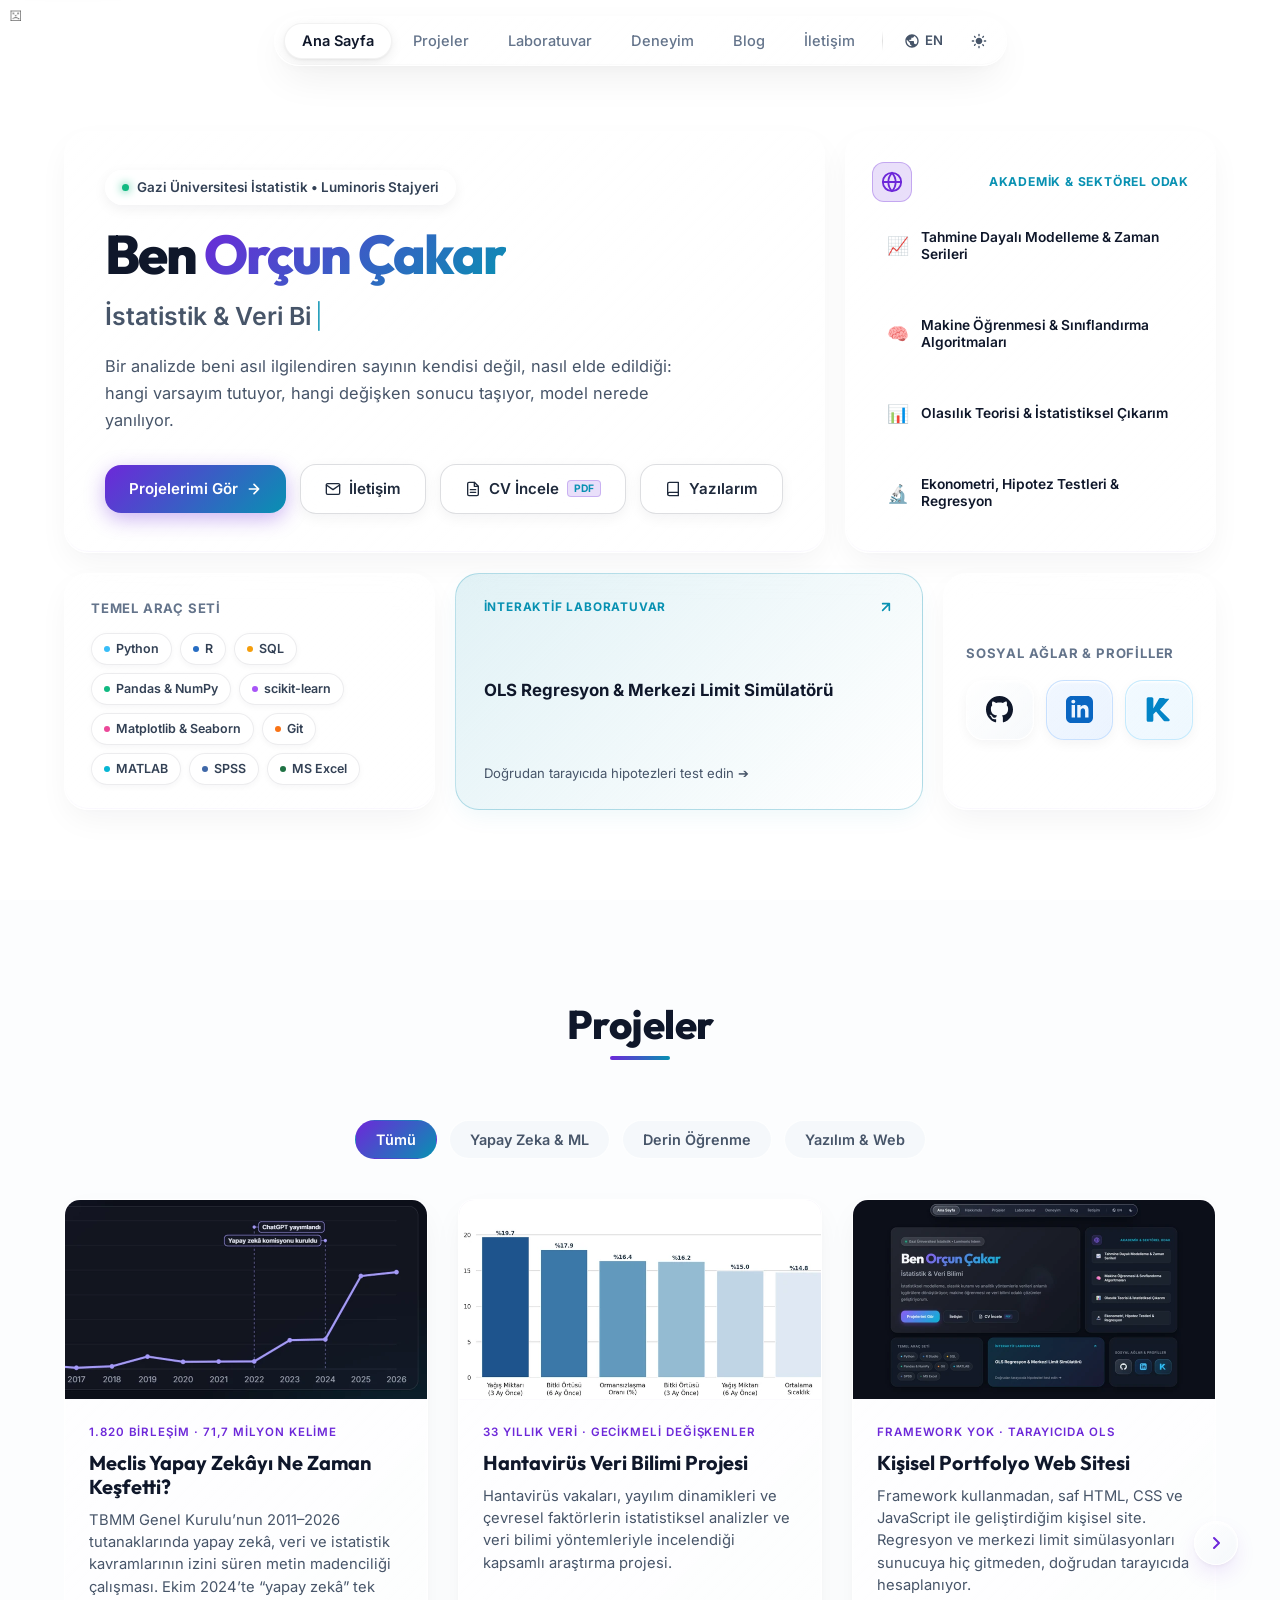
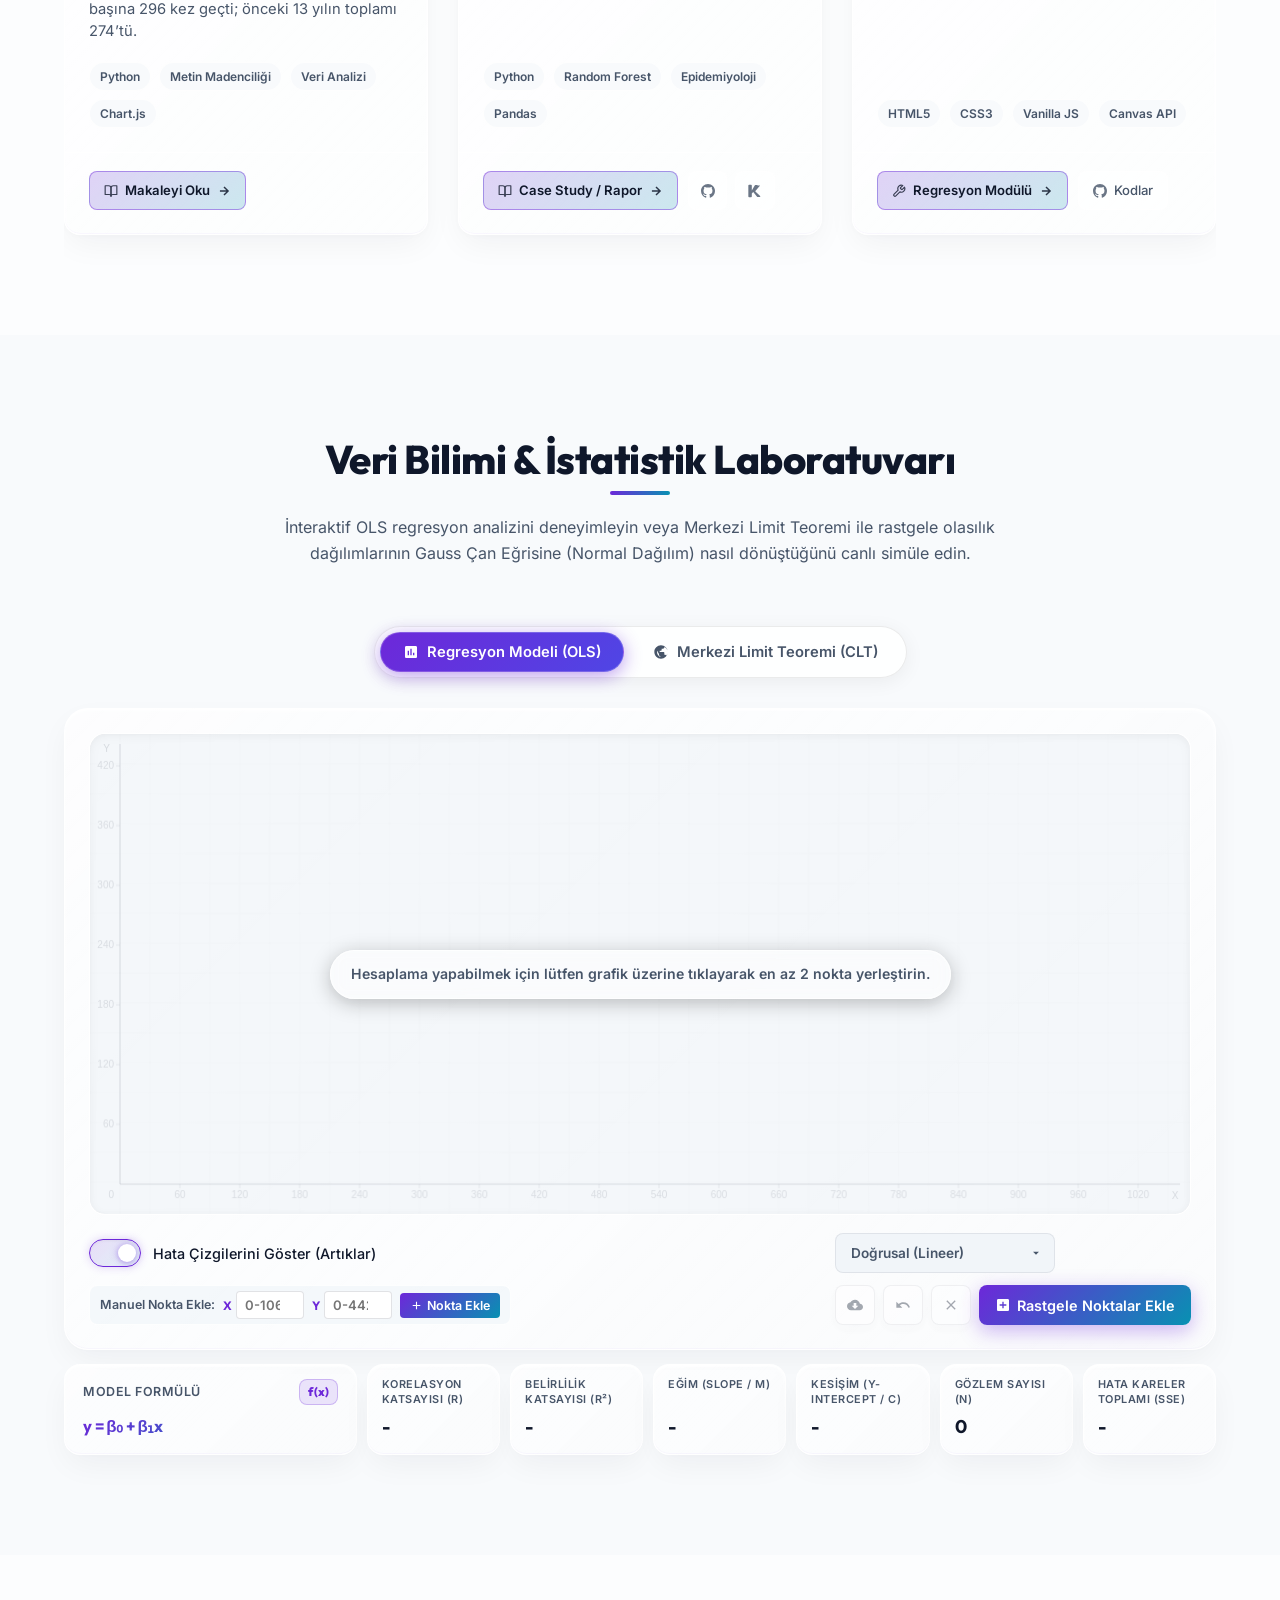
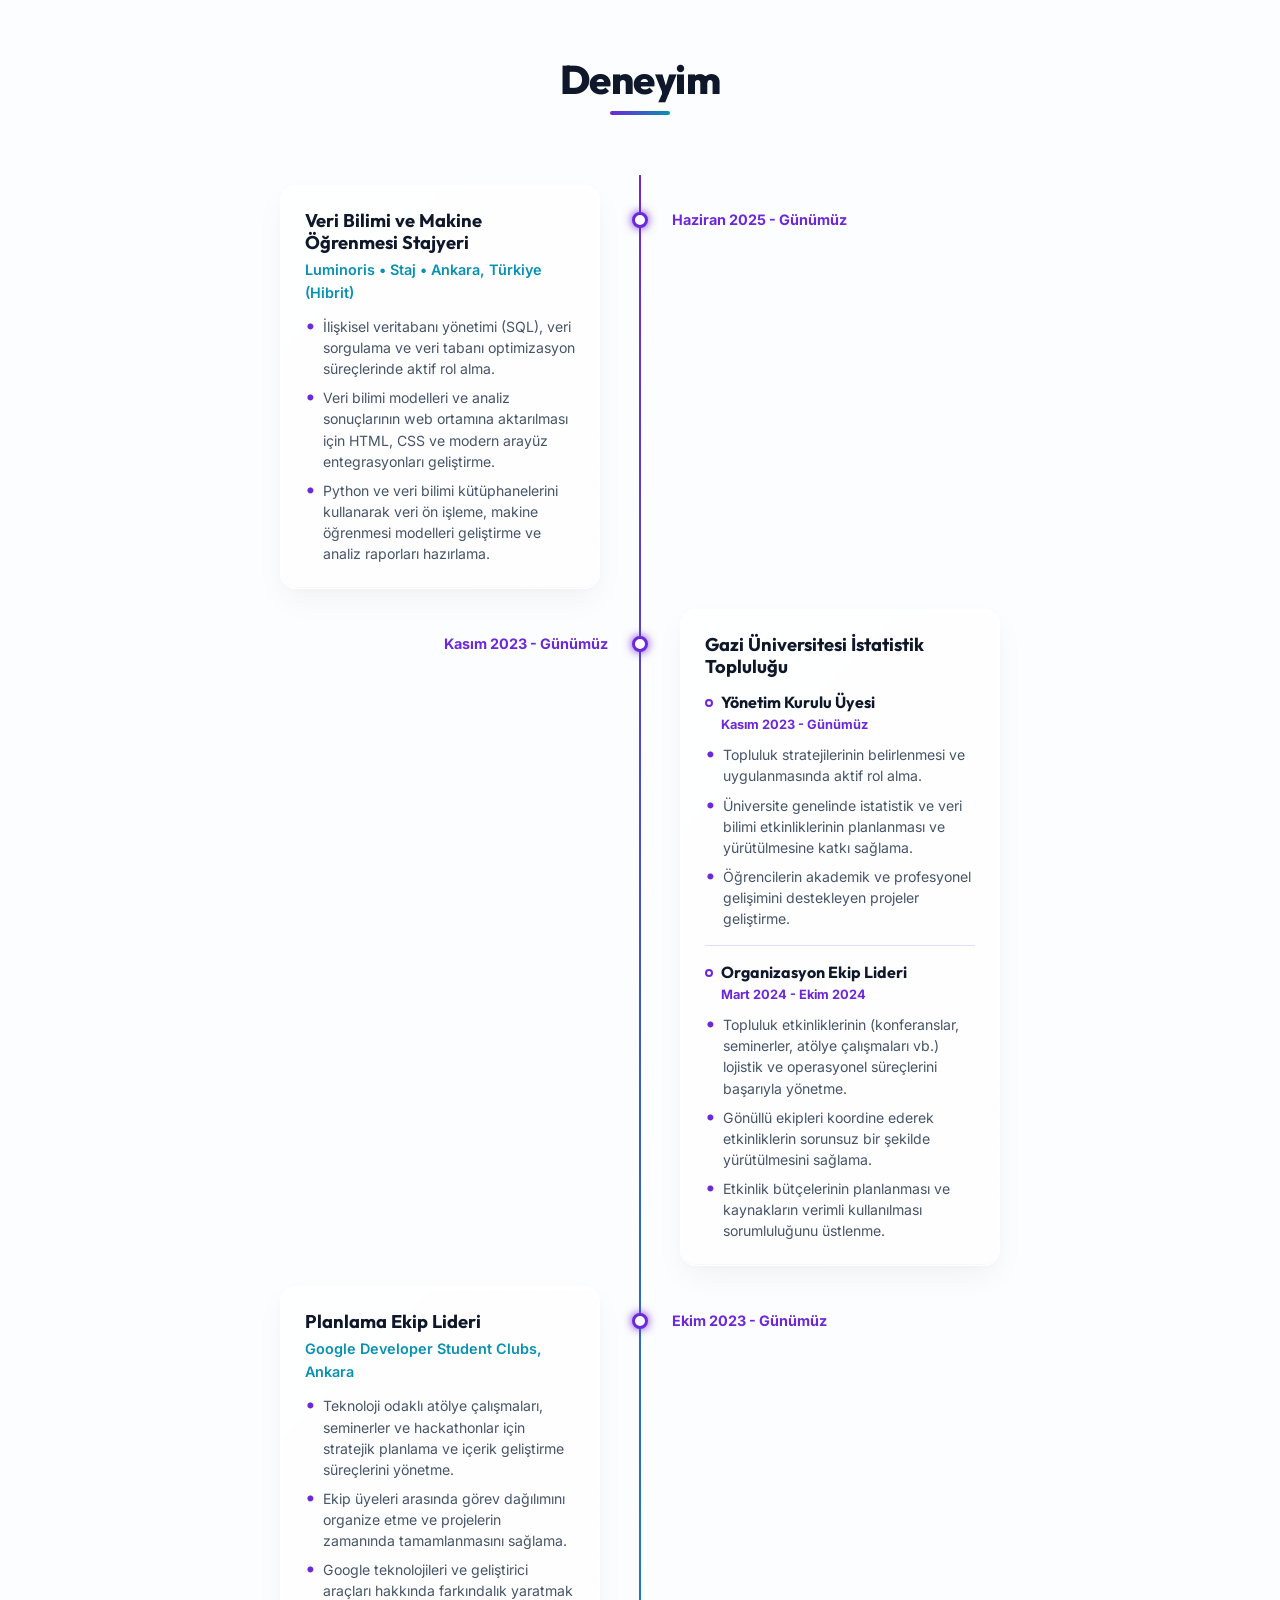
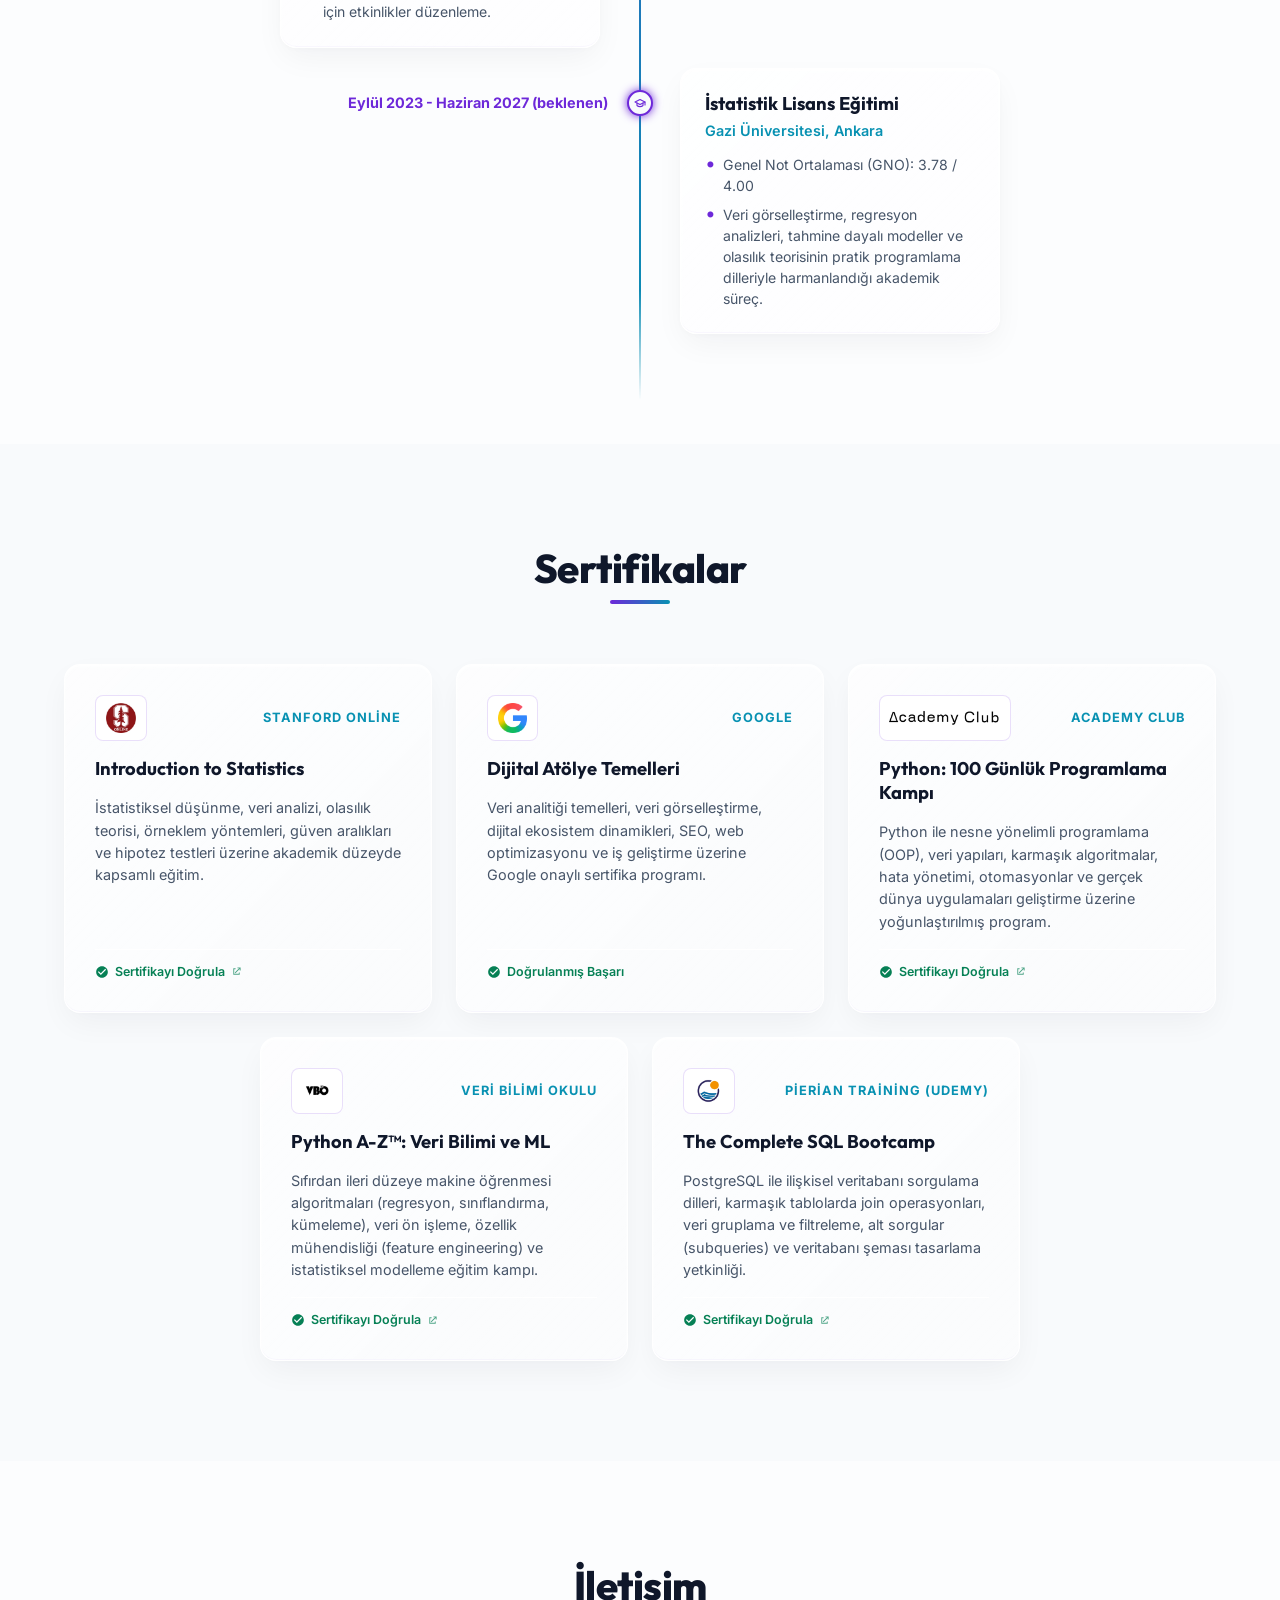
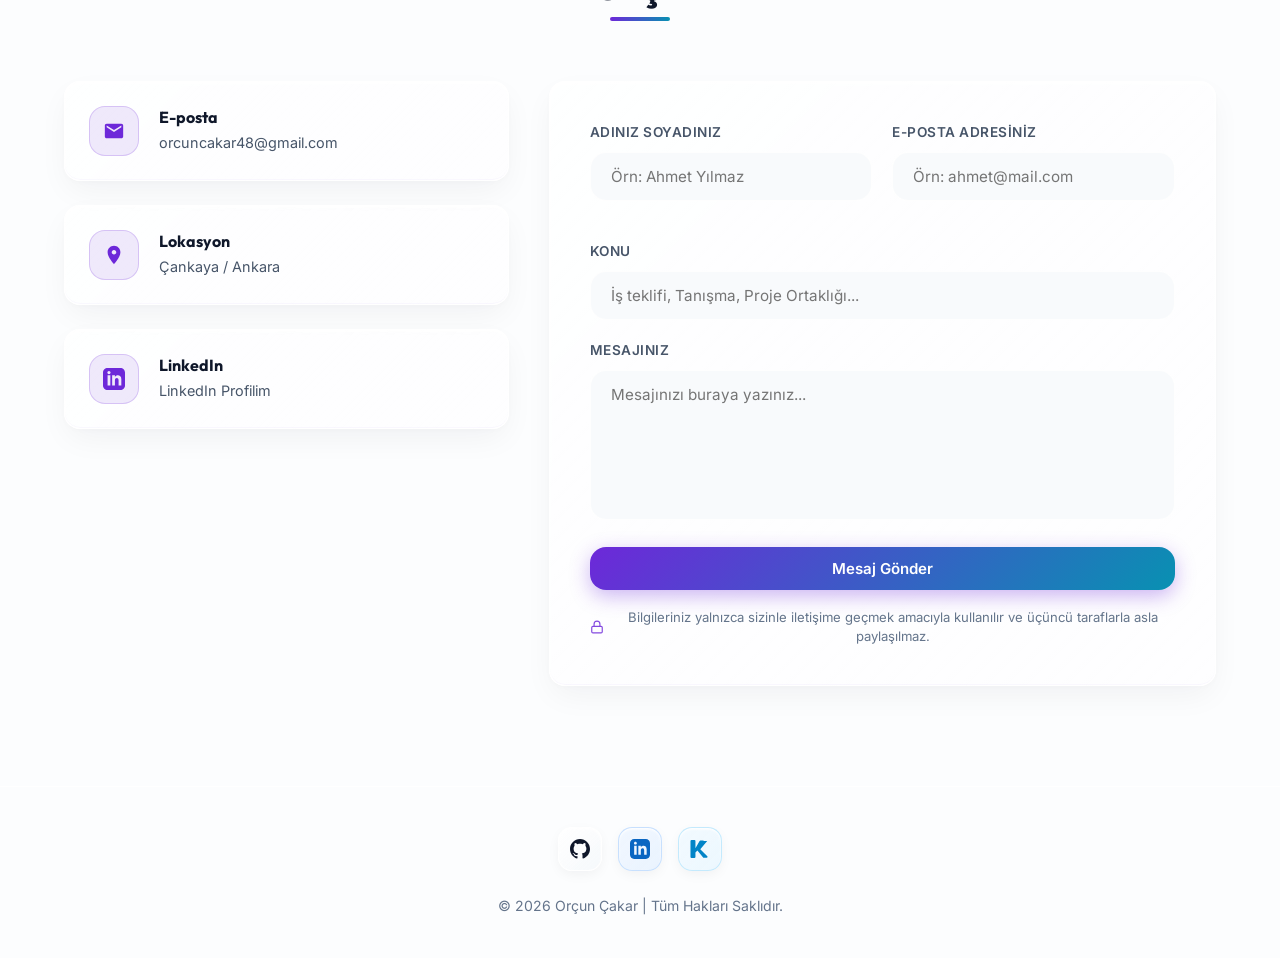
<file: index.html>
<!DOCTYPE html>
<html lang="tr">
<head>
    <meta charset="UTF-8">
    <script>
        (function() {
            try {
                const savedTheme = localStorage.getItem('theme');
                const prefersDark = window.matchMedia && window.matchMedia('(prefers-color-scheme: dark)').matches;
                if (savedTheme === 'light' || (!savedTheme && !prefersDark)) {
                    document.documentElement.classList.add('light-theme');
                } else {
                    document.documentElement.classList.remove('light-theme');
                }
            } catch (e) {}
        })();
    </script>
    <meta name="viewport" content="width=device-width, initial-scale=1.0">
    <title>Orçun Çakar — İstatistik, Veri Bilimi & Makine Öğrenmesi</title>

    <meta name="description" content="Orçun Çakar — İstatistik, Veri Bilimi, Makine Öğrenmesi ve Yapay Zekâ odaklı kişisel portfolyo ve araştırma platformu.">
    <meta name="keywords" content="Orçun Çakar, İstatistik, Veri Bilimi, Makine Öğrenmesi, Derin Öğrenme, Yapay Zeka, Python, PyTorch, R, SQL, R Studio, Portfolyo">
    <meta name="author" content="Orçun Çakar">
    <link rel="canonical" href="https://orcuncakar.com/">
    <link rel="alternate" type="application/rss+xml" title="Orcun Cakar - Arastirma Notlari" href="/feed.xml">

    <!-- Open Graph (Facebook, LinkedIn, Discord, WhatsApp) -->
    <meta property="og:title" content="Orçun Çakar — İstatistik, Veri Bilimi & Makine Öğrenmesi">
    <meta property="og:description" content="İstatistik, Veri Bilimi, Makine Öğrenmesi ve Yapay Zekâ odaklı analitik projeler ve teknik araştırmalar.">
    <meta property="og:type" content="website">
    <meta property="og:url" content="https://orcuncakar.com/">
    <meta property="og:image" content="https://orcuncakar.com/images/brand/og-home-67b6704403e0.jpg">
    <meta property="og:image:width" content="1200">
    <meta property="og:image:height" content="630">
    <meta property="og:image:type" content="image/jpeg">
    <meta property="og:image:alt" content="Orçun Çakar — İstatistik, Veri Bilimi, Makine Öğrenmesi. Projeler, araştırma notları ve interaktif laboratuvar.">
    <meta property="og:site_name" content="Orçun Çakar">

    <!-- Twitter Card -->
    <meta name="twitter:card" content="summary_large_image">
    <meta name="twitter:title" content="Orçun Çakar — İstatistik, Veri Bilimi & Makine Öğrenmesi">
    <meta name="twitter:description" content="İstatistik, Veri Bilimi ve Makine Öğrenmesi odaklı portfolyo ve araştırmalar.">
    <meta name="twitter:image" content="https://orcuncakar.com/images/brand/og-home-67b6704403e0.jpg">
    <meta name="twitter:image:alt" content="Orçun Çakar — İstatistik, Veri Bilimi, Makine Öğrenmesi. Projeler, araştırma notları ve interaktif laboratuvar.">

    <!-- Schema.org JSON-LD Structured Data (Person) -->
    <script type="application/ld+json">
    {
      "@context": "https://schema.org",
      "@type": "Person",
      "name": "Orçun Çakar",
      "jobTitle": "İstatistik Öğrencisi & Veri Bilimi ve Makine Öğrenmesi Stajyeri",
      "affiliation": {
        "@type": "CollegeOrUniversity",
        "name": "Gazi Üniversitesi"
      },
      "knowsAbout": ["Statistics", "Data Science", "Machine Learning", "Deep Learning", "Python", "PyTorch", "R", "SQL"],
      "sameAs": [
        "https://github.com/orcuncakaar",
        "https://www.linkedin.com/in/or%C3%A7un-%C3%A7akar-31036220a/",
        "https://www.kaggle.com/orunakar"
      ]
    }
    </script>

    <!-- Mobile Browser & PWA Support -->
    <meta name="theme-color" content="#0b0f19" id="meta-theme-color">
    <meta name="apple-mobile-web-app-capable" content="yes">
    <meta name="apple-mobile-web-app-status-bar-style" content="black-translucent">
    <meta name="apple-mobile-web-app-title" content="Orçun Çakar">
    <link rel="manifest" href="manifest.json">
    <link rel="icon" type="image/svg+xml" href="/images/brand/odak-personal.svg">
    <link rel="icon" type="image/png" sizes="32x32" href="/images/brand/odak-personal-32.png">
    <link rel="icon" type="image/png" sizes="16x16" href="/images/brand/odak-personal-16.png">
    <link rel="shortcut icon" href="/images/brand/odak-personal.ico">
    <link rel="apple-touch-icon" sizes="180x180" href="/images/brand/odak-personal-180.png">

    <!-- Ayni Inter/Outfit dosyalari yerel sunulur. Masaustunde ilk ekran
         onceden yuklenir; mobilde bu dosyalar kritik kaynaklarla yarismaz. -->
    <link rel="preload" href="/fonts/inter-UcC73FwrK3iLTeHuS_nVMrMxCp50SjIa1ZL7.woff2" as="font" type="font/woff2" crossorigin media="(min-width: 901px) and (pointer: fine)">
    <link rel="preload" href="/fonts/inter-UcC73FwrK3iLTeHuS_nVMrMxCp50SjIa25L7SUc.woff2" as="font" type="font/woff2" crossorigin media="(min-width: 901px) and (pointer: fine)">
    <link rel="preload" href="/fonts/outfit-QGYvz_MVcBeNP4NJtEtq.woff2" as="font" type="font/woff2" crossorigin media="(min-width: 901px) and (pointer: fine)">
    <link rel="stylesheet" href="/fonts/fonts.css?v=d57e4d0c138deed5">

    <link rel="stylesheet" href="style.css?v=131e34d4c0476f73">
    <!-- Laboratuvar stili kritik yolu bekletmez; gecis kilidi yalnizca bu bolumde. -->
    <script>addEventListener('load', function () { var d = document.getElementById('playground'), l = document.createElement('link'), bitti = function () { requestAnimationFrame(function () { requestAnimationFrame(function () { if (d) d.classList.remove('lab-css-bekliyor'); }); }); }; if (d) d.classList.add('lab-css-bekliyor'); l.rel = 'stylesheet'; l.href = 'lab.css?v=86674a64f1f18458'; l.onload = l.onerror = bitti; document.head.appendChild(l); });</script>
    <noscript><link rel="stylesheet" href="lab.css?v=86674a64f1f18458"></noscript>
</head>
<body>
    <a class="skip-link" href="#main-content" data-translate="skip-link">İçeriğe atla</a>

    <nav class="navbar" id="main-navbar">
        <div class="navbar-dock" id="navbar-dock">
            <div class="navbar-pill-wrapper" id="navbar-pill-wrapper">
                <!-- Dynamic Island Mini Kapsül Görünümü (Aşağı kaydırıldığında görünür) -->
                <div class="navbar-compact-view" id="navbar-compact-view">
                    <a href="#home" class="compact-brand">Orçun</a>
                    <div class="nav-divider"></div>
                    <div class="compact-current-section" id="compact-section-label">
                        <span class="compact-text" data-translate="nav-home">Ana Sayfa</span>
                    </div>
                </div>

                <!-- Tam Menü Görünümü (Genişletilmiş Hali) -->
                <div class="navbar-full-view" id="navbar-full-view">
                    <ul class="nav-links" id="navbar-links">
                        <li class="nav-indicator-pill" id="nav-indicator-pill" aria-hidden="true"></li>
                        <li><a href="#home" class="nav-link active" data-translate="nav-home">Ana Sayfa</a></li>
                        <li><a href="#projects" class="nav-link" data-translate="nav-projects">Projeler</a></li>
                        <li><a href="#playground" class="nav-link" data-translate="nav-playground">Laboratuvar</a></li>
                        <li><a href="#timeline" class="nav-link" data-translate="nav-timeline">Deneyim</a></li>
                        <li><a href="/blog" class="nav-link" data-translate="nav-blog">Blog</a></li>
                        <li><a href="#contact" class="nav-link" data-translate="nav-contact">İletişim</a></li>
                    </ul>
                    
                    <div class="nav-divider"></div>
                    
                    <div class="nav-actions">
                        <button class="lang-toggle-btn" id="lang-toggle" aria-label="Dili Değiştir / Change Language">
                            <svg viewBox="0 0 24 24" width="16" height="16">
                                <path d="M12 2C6.48 2 2 6.48 2 12s4.48 10 10 10 10-4.48 10-10S17.52 2 12 2zm-1 17.93c-3.95-.49-7-3.85-7-7.93 0-.62.08-1.21.21-1.79L9 15v1c0 1.1.9 2 2 2v1.93zm6.9-2.53c-.26-.81-1-1.4-1.9-1.4h-1v-3c0-.55-.45-1-1-1h-6v-2h2c.55 0 1-.45 1-1V7h2c1.1 0 2-.9 2-2v-.41c2.93 1.19 5 4.06 5 7.41 0 2.08-.8 3.97-2.1 5.39z" fill="currentColor"/>
                            </svg>
                            <span class="lang-text">EN</span>
                        </button>
                        
                        <button class="theme-toggle-btn" id="theme-toggle" aria-label="Temayı Değiştir">
                            <svg class="sun-icon" viewBox="0 0 24 24">
                                <path d="M12 7c-2.76 0-5 2.24-5 5s2.24 5 5 5 5-2.24 5-5-2.24-5-5-5zM2 13h2c.55 0 1-.45 1-1s-.45-1-1-1H2c-.55 0-1 .45-1 1s.45 1 1 1zm18 0h2c.55 0 1-.45 1-1s-.45-1-1-1h-2c-.55 0-1 .45-1 1s.45 1 1 1zM11 2v2c0 .55.45 1 1 1s1-.45 1-1V2c0-.55-.45-1-1-1s-1 .45-1 1zm0 18v2c0 .55.45 1 1 1s1-.45 1-1v-2c0-.55-.45-1-1-1s-1 .45-1 1zM5.99 4.58c-.39-.39-1.03-.39-1.41 0s-.39 1.03 0 1.41l1.06 1.06c.39.39 1.03.39 1.41 0s.39-1.03 0-1.41L5.99 4.58zm12.37 12.37c-.39-.39-1.03-.39-1.41 0s-.39 1.03 0 1.41l1.06 1.06c.39.39 1.03.39 1.41 0s.39-1.03 0-1.41l-1.06-1.06zm1.06-10.96c.39-.39.39-1.03 0-1.41s-1.03-.39-1.41 0l-1.06 1.06c-.39.39-.39 1.03 0 1.41s1.03.39 1.41 0l1.06-1.06zM7.05 18.01c.39-.39.39-1.03 0-1.41s-1.03-.39-1.41 0l-1.06 1.06c-.39.39-.39 1.03 0 1.41s1.03.39 1.41 0l1.06-1.06z"/>
                            </svg>
                            <svg class="moon-icon" viewBox="0 0 24 24">
                                <path d="M21 12.79A9 9 0 1 1 11.21 3 7 7 0 0 0 21 12.79z"/>
                            </svg>
                        </button>

                        <button type="button" class="hamburger" id="mobile-menu-btn" aria-label="Menüyü Aç" aria-controls="navbar-links" aria-expanded="false">
                            <span></span>
                            <span></span>
                            <span></span>
                        </button>
                    </div>
                </div>
            </div>

            <!-- Bağımsız Ayrı Yüzde Uydu Hapı -->
            <div class="navbar-percent-pill" id="navbar-percent-pill" aria-label="Sayfa İlerleme Yüzdesi">
                <span id="compact-scroll-percent">0%</span>
            </div>
    </nav>

    <!-- SAYFA İÇERİK KAPSAYICISI / PAGE CONTENT WRAPPER -->
    <div class="page-content-wrapper" id="page-content-wrapper">
        <main id="main-content">
            <header class="hero" id="home" data-stagger="1">
        
        <canvas id="fluid-canvas" aria-hidden="true"></canvas>
        

        
        <div class="container hero-dashboard-container">
            <div class="hero-bento-grid">
                
                <!-- BENTO TILE 1: MAIN IDENTITY & MANIFESTO (Spans 8 columns, Row 1) -->
                <div class="bento-hero-tile tile-main glass-card">
                    <div class="tile-main-top">
                        <div class="hero-status-pill">
                            <span class="status-pulse-dot"></span>
                            <span class="status-text" data-translate="hero-status">Gazi Üniversitesi İstatistik • Luminoris Stajyeri</span>
                        </div>
                    </div>
                    <div class="tile-main-center">
                        <h1 class="hero-title" data-translate-html="hero-title">
                            Ben <span class="text-gradient">Orçun Çakar</span>
                        </h1>
                        <div class="hero-subtitle">
                            <span id="typed-text"></span><span class="typed-cursor">|</span>
                        </div>
                        <p class="hero-description" data-translate="hero-description">
                            Bir analizde beni asıl ilgilendiren sayının kendisi değil, nasıl elde edildiği: hangi varsayım tutuyor, hangi değişken sonucu taşıyor, model nerede yanılıyor.
                        </p>
                    </div>
                    <div class="tile-main-bottom">
                        <div class="btn-group">
                            <a href="#projects" class="btn btn-primary">
                                <span data-translate="hero-btn-projects">Projelerimi Gör</span>
                                <svg class="btn-arrow" viewBox="0 0 24 24" width="16" height="16" fill="none" stroke="currentColor" stroke-width="2.5" stroke-linecap="round" stroke-linejoin="round">
                                    <path d="M5 12h14M12 5l7 7-7 7"/>
                                </svg>
                            </a>
                            <a href="#contact" class="btn btn-outline">
                                <svg viewBox="0 0 24 24" width="16" height="16" fill="none" stroke="currentColor" stroke-width="2" stroke-linecap="round" stroke-linejoin="round">
                                    <path d="M4 4h16c1.1 0 2 .9 2 2v12c0 1.1-.9 2-2 2H4c-1.1 0-2-.9-2-2V6c0-1.1.9-2 2-2z"></path>
                                    <polyline points="22,6 12,13 2,6"></polyline>
                                </svg>
                                <span data-translate="hero-btn-contact">İletişim</span>
                            </a>
                            <a href="/cv.pdf?v=6dc0d045ff443d6a" data-translate-href="hero-btn-cv-href" target="_blank" rel="noopener noreferrer" class="btn btn-outline" id="hero-cv-btn" data-translate-title="hero-btn-cv-title">
                                <svg class="cv-icon" viewBox="0 0 24 24" width="16" height="16" fill="none" stroke="currentColor" stroke-width="2" stroke-linecap="round" stroke-linejoin="round">
                                    <path d="M14 2H6a2 2 0 0 0-2 2v16a2 2 0 0 0 2 2h12a2 2 0 0 0 2-2V8z"></path>
                                    <polyline points="14 2 14 8 20 8"></polyline>
                                    <line x1="16" y1="13" x2="8" y2="13"></line>
                                    <line x1="16" y1="17" x2="8" y2="17"></line>
                                </svg>
                                <span data-translate="hero-btn-cv">CV İncele</span>
                                <span class="cv-badge">PDF</span>
                            </a>
                            <a href="/blog" class="btn btn-outline" data-translate-title="hero-btn-blog-title">
                                <svg viewBox="0 0 24 24" width="16" height="16" fill="none" stroke="currentColor" stroke-width="2" stroke-linecap="round" stroke-linejoin="round">
                                    <path d="M4 19.5A2.5 2.5 0 0 1 6.5 17H20"></path>
                                    <path d="M6.5 2H20v20H6.5A2.5 2.5 0 0 1 4 19.5v-15A2.5 2.5 0 0 1 6.5 2z"></path>
                                </svg>
                                <span data-translate="hero-btn-blog">Yazılarım</span>
                            </a>
                        </div>
                    </div>
                </div>

                <!-- BENTO TILE 2: ANALYTICAL FOCUS & SPECIALIZATION (Spans 4 cols, Row 1) -->
                <div class="bento-hero-tile tile-academic glass-card">
                    <div class="tile-academic-header">
                        <div class="academic-icon-box">
                            <svg viewBox="0 0 24 24" width="22" height="22" fill="none" stroke="currentColor" stroke-width="2" stroke-linecap="round" stroke-linejoin="round">
                                <circle cx="12" cy="12" r="10"></circle>
                                <path d="M12 2a14.5 14.5 0 0 0 0 20 14.5 14.5 0 0 0 0-20"></path>
                                <path d="M2 12h20"></path>
                            </svg>
                        </div>
                        <span class="academic-tag" data-translate="hero-academic-tag">Akademik & Sektörel Odak</span>
                    </div>
                    <div class="tile-focus-list">
                        <div class="focus-item">
                            <div class="focus-item-icon">📈</div>
                            <div class="focus-item-text" data-translate="hero-focus-item1">Tahmine Dayalı Modelleme & Zaman Serileri</div>
                        </div>
                        <div class="focus-item">
                            <div class="focus-item-icon">🧠</div>
                            <div class="focus-item-text" data-translate="hero-focus-item2">Makine Öğrenmesi & Sınıflandırma Algoritmaları</div>
                        </div>
                        <div class="focus-item">
                            <div class="focus-item-icon">📊</div>
                            <div class="focus-item-text" data-translate="hero-focus-item3">Olasılık Teorisi & İstatistiksel Çıkarım</div>
                        </div>
                        <div class="focus-item">
                            <div class="focus-item-icon">🔬</div>
                            <div class="focus-item-text" data-translate="hero-focus-item4">Ekonometri, Hipotez Testleri & Regresyon</div>
                        </div>
                    </div>
                </div>

                <!-- BENTO TILE 3: CORE TECH STACK (Spans 4 cols, Row 2) -->
                <div class="bento-hero-tile tile-stack glass-card">
                    <div class="tile-stack-title" data-translate="hero-stack-title">Temel Araç Seti</div>
                    <div class="tile-stack-chips">
                        <span class="tool-chip"><span class="chip-dot py"></span>Python</span>
                        <span class="tool-chip"><span class="chip-dot r"></span>R</span>
                        <span class="tool-chip"><span class="chip-dot sql"></span>SQL</span>
                        <span class="tool-chip"><span class="chip-dot pd"></span>Pandas & NumPy</span>
                        <span class="tool-chip"><span class="chip-dot ml"></span>scikit-learn</span>
                        <span class="tool-chip"><span class="chip-dot viz"></span>Matplotlib & Seaborn</span>
                        <span class="tool-chip"><span class="chip-dot git"></span>Git</span>
                        <span class="tool-chip"><span class="chip-dot mat"></span>MATLAB</span>
                        <span class="tool-chip"><span class="chip-dot spss"></span>SPSS</span>
                        <span class="tool-chip"><span class="chip-dot xls"></span>MS Excel</span>
                    </div>
                </div>

                <!-- BENTO TILE 4: INTERACTIVE LAB CALLOUT (Spans 5 cols, Row 2) -->
                <a href="#playground" class="bento-hero-tile tile-lab glass-card">
                    <div class="tile-lab-header">
                        <span class="lab-badge" data-translate="hero-lab-badge">İnteraktif Laboratuvar</span>
                        <svg class="tile-external-arrow" viewBox="0 0 24 24" width="16" height="16" fill="none" stroke="currentColor" stroke-width="2.5" stroke-linecap="round" stroke-linejoin="round">
                            <path d="M7 17l10-10M17 17V7H7"/>
                        </svg>
                    </div>
                    <div class="tile-lab-title" data-translate="hero-lab-title">OLS Regresyon & Merkezi Limit Simülatörü</div>
                    <div class="tile-lab-hint" data-translate="hero-lab-hint">Doğrudan tarayıcıda hipotezleri test edin ➔</div>
                </a>

                <!-- BENTO TILE 5: SOCIALS & PROFILES (Spans 3 cols, Row 2) -->
                <div class="bento-hero-tile tile-connect glass-card">
                    <div class="tile-connect-title" data-translate="hero-connect-title">Sosyal Ağlar & Profiller</div>
                    <div class="hero-socials-bento">
                        <a href="https://github.com/orcuncakaar" target="_blank" rel="noopener noreferrer" class="social-bento-btn github" aria-label="GitHub" title="GitHub Profilini İncele">
                            <svg viewBox="0 0 24 24" class="social-svg-icon">
                                <path d="M12 0c-6.626 0-12 5.373-12 12 0 5.302 3.438 9.8 8.207 11.387.599.111.793-.261.793-.577v-2.234c-3.338.726-4.033-1.416-4.033-1.416-.546-1.387-1.333-1.756-1.333-1.756-1.089-.745.083-.729.083-.729 1.205.084 1.839 1.237 1.839 1.237 1.07 1.834 2.807 1.304 3.492.997.107-.775.418-1.305.762-1.604-2.665-.305-5.467-1.334-5.467-5.931 0-1.311.469-2.381 1.236-3.221-.124-.303-.535-1.524.117-3.176 0 0 1.008-.322 3.301 1.23.957-.266 1.983-.399 3.003-.404 1.02.005 2.047.138 3.006.404 2.291-1.552 3.297-1.23 3.297-1.23.653 1.653.242 2.874.118 3.176.77.84 1.235 1.911 1.235 3.221 0 4.609-2.807 5.624-5.479 5.921.43.372.823 1.102.823 2.222v3.293c0 .319.192.694.801.576 4.765-1.589 8.199-6.086 8.199-11.386 0-6.627-5.373-12-12-12z"/>
                            </svg>
                        </a>
                        <a href="https://www.linkedin.com/in/or%C3%A7un-%C3%A7akar-31036220a/" target="_blank" rel="noopener noreferrer" class="social-bento-btn linkedin" aria-label="LinkedIn" title="LinkedIn Profilini İncele">
                            <svg viewBox="0 0 24 24" class="social-svg-icon">
                                <path d="M19 0h-14c-2.761 0-5 2.239-5 5v14c0 2.761 2.239 5 5 5h14c2.762 0 5-2.239 5-5v-14c0-2.761-2.238-5-5-5zm-11 19h-3v-11h3v11zm-1.5-12.268c-.966 0-1.75-.779-1.75-1.75s.784-1.75 1.75-1.75 1.75.779 1.75 1.75-.784 1.75-1.75 1.75zm13.5 12.268h-3v-5.604c0-3.368-4-3.113-4 0v5.604h-3v-11h3v1.765c1.396-2.586 7-2.777 7 2.476v6.759z"/>
                            </svg>
                        </a>
                        <a href="https://www.kaggle.com/orunakar" target="_blank" rel="noopener noreferrer" class="social-bento-btn kaggle" aria-label="Kaggle" title="Kaggle Profilini İncele">
                            <svg viewBox="0 0 32 32" class="social-svg-icon">
                                <path d="M22.42 3.24a1.86 1.86 0 0 0-1.5-.74h-4.32a1.44 1.44 0 0 0-1.28.74L8.71 14.88V3.3a1.8 1.8 0 0 0-1.8-1.8H2.57A1.8 1.8 0 0 0 .77 3.3v25.4a1.8 1.8 0 0 0 1.8 1.8H6.9a1.8 1.8 0 0 0 1.8-1.8v-7.14l3.19-3.23L20.67 29a1.82 1.82 0 0 0 1.54.82h4.59a1.32 1.32 0 0 0 1.13-2 1.77 1.77 0 0 0-.25-.33L16.42 16.29 27.24 3.73a1.4 1.4 0 0 0 .17-.49z"/>
                            </svg>
                        </a>
                    </div>
                </div>

            </div>
        </div>
    </header>

    <section class="section" id="projects" style="background-color: var(--bg-secondary);">
        <div class="container">
            <div class="section-header reveal">
                <h2 class="section-title" data-translate="projects-title">Projeler</h2>
            </div>

            <div class="project-filter-group reveal">
                <button class="filter-btn active" data-filter="all" data-translate="filter-all">Tümü</button>
                <button class="filter-btn" data-filter="ai" data-translate="filter-ai">Yapay Zeka & ML</button>
                <button class="filter-btn" data-filter="dl" data-translate="filter-dl">Derin Öğrenme</button>
                <button class="filter-btn" data-filter="dev" data-translate="filter-dev">Yazılım & Web</button>
            </div>

            <div class="projects-carousel">
                <button type="button" class="projects-nav projects-nav--prev" id="projects-prev" aria-controls="projects-track" aria-label="Önceki projeler" data-translate-aria-label="proj-nav-prev" disabled><svg viewBox="0 0 16 16" width="16" height="16" fill="none" stroke="currentColor" stroke-width="2" stroke-linecap="round" stroke-linejoin="round" aria-hidden="true"><path d="M10 3L5 8l5 5"/></svg></button>
                <button type="button" class="projects-nav projects-nav--next" id="projects-next" aria-controls="projects-track" aria-label="Sonraki projeler" data-translate-aria-label="proj-nav-next"><svg viewBox="0 0 16 16" width="16" height="16" fill="none" stroke="currentColor" stroke-width="2" stroke-linecap="round" stroke-linejoin="round" aria-hidden="true"><path d="M6 3l5 5-5 5"/></svg></button>
            <div class="projects-grid" id="projects-track">
                
                <!-- PROJE 0: TBMM TUTANAK ANALİZİ -->
                <div class="project-card glass-card reveal" data-category="ai">
                    <div class="project-image project-image--photo">
                        <img src="images/tbmm_card.webp" alt="TBMM Genel Kurulu’nda milyon kelime başına “yapay zekâ” sıklığı, 2017–2026: ChatGPT’nin yayımlanmasından sonra keskin artış" loading="lazy" style="width:100%;height:100%;object-fit:cover;border-radius:inherit;display:block;" />
                    </div>
                    <div class="project-body">
                        <p class="project-eyebrow" data-translate="proj4-metric" data-translate-title="proj4-metric" title="1.820 Birleşim · 71,7 Milyon Kelime">1.820 Birleşim · 71,7 Milyon Kelime</p>
                        <h3 class="project-title" data-translate="proj4-title">Meclis Yapay Zekâyı Ne Zaman Keşfetti?</h3>
                        <p class="project-description" data-translate="proj4-desc">
                            TBMM Genel Kurulu’nun 2011–2026 tutanaklarında yapay zekâ, veri ve istatistik kavramlarının izini süren metin madenciliği çalışması. Ekim 2024’te “yapay zekâ” tek başına 296 kez geçti; önceki 13 yılın toplamı 274’tü.
                        </p>
                        <div class="project-footer">
                            <div class="project-tags">
                                <span class="project-tag">Python</span>
                                <span class="project-tag">Metin Madenciliği</span>
                                <span class="project-tag">Veri Analizi</span>
                                <span class="project-tag">Chart.js</span>
                            </div>
                            <div class="project-links">
                                <a href="/post/tbmm-yapay-zeka" class="project-link project-link-primary">
                                    <svg viewBox="0 0 24 24" fill="none" stroke="currentColor" stroke-width="2" stroke-linecap="round" stroke-linejoin="round"><path d="M2 3h6a4 4 0 0 1 4 4v14a3 3 0 0 0-3-3H2z"></path><path d="M22 3h-6a4 4 0 0 0-4 4v14a3 3 0 0 1 3-3h7z"></path></svg>
                                    <span data-translate="proj-btn-article">Makaleyi Oku</span>
                                    <svg class="link-arrow" viewBox="0 0 24 24" fill="none" stroke="currentColor" stroke-width="2.5"><path d="M5 12h14M12 5l7 7-7 7"/></svg>
                                </a>
                            </div>
                        </div>
                    </div>
                </div>

                <!-- PROJE 1: HANTAVİRÜS VERİ BİLİMİ (FEATURED ML) -->
                <div class="project-card glass-card reveal" data-category="ai">
                    <div class="project-image project-image--photo">
                        <img src="images/hantavirus_card.webp" alt="Random Forest modelinin gecikmeli ekolojik değişkenlere verdiği özellik ağırlıkları: altı değişken %14,8 ile %19,7 arasında neredeyse eşit dağılmış" loading="lazy" style="width:100%;height:100%;object-fit:cover;border-radius:inherit;display:block;" />
                    </div>
                    <div class="project-body">
                        <p class="project-eyebrow" data-translate="proj1-metric" data-translate-title="proj1-metric" title="33 Yıllık Veri · Gecikmeli Değişkenler">33 Yıllık Veri · Gecikmeli Değişkenler</p>
                        <h3 class="project-title" data-translate="proj1-title">Hantavirüs Veri Bilimi Projesi</h3>
                        <p class="project-description" data-translate="proj1-desc">
                            Hantavirüs vakaları, yayılım dinamikleri ve çevresel faktörlerin istatistiksel analizler ve veri bilimi yöntemleriyle incelendiği kapsamlı araştırma projesi.
                        </p>
                        <div class="project-footer">
                            <div class="project-tags">
                                <span class="project-tag">Python</span>
                                <span class="project-tag">Random Forest</span>
                                <span class="project-tag">Epidemiyoloji</span>
                                <span class="project-tag">Pandas</span>
                            </div>
                            <div class="project-links">
                                <a href="/post/hantavirus-analysis" class="project-link project-link-primary">
                                    <svg viewBox="0 0 24 24" fill="none" stroke="currentColor" stroke-width="2" stroke-linecap="round" stroke-linejoin="round"><path d="M2 3h6a4 4 0 0 1 4 4v14a3 3 0 0 0-3-3H2z"></path><path d="M22 3h-6a4 4 0 0 0-4 4v14a3 3 0 0 1 3-3h7z"></path></svg>
                                    <span data-translate="proj-btn-case-study">Case Study / Rapor</span>
                                    <svg class="link-arrow" viewBox="0 0 24 24" fill="none" stroke="currentColor" stroke-width="2.5"><path d="M5 12h14M12 5l7 7-7 7"/></svg>
                                </a>
                                <span class="project-link-group">
                                    <a href="https://github.com/orcuncakaar/hantavirus-data-science-project" target="_blank" rel="noopener noreferrer" class="project-link project-link--icon" data-translate-title="proj-btn-code" title="Kodlar" aria-label="Kodlar">
                                        <svg viewBox="0 0 24 24"><path d="M12 0c-6.626 0-12 5.373-12 12 0 5.302 3.438 9.8 8.207 11.387.599.111.793-.261.793-.577v-2.234c-3.338.726-4.033-1.416-4.033-1.416-.546-1.387-1.333-1.756-1.333-1.756-1.089-.745.083-.729.083-.729 1.205.084 1.839 1.237 1.839 1.237 1.07 1.834 2.807 1.304 3.492.997.107-.775.418-1.305.762-1.604-2.665-.305-5.467-1.334-5.467-5.931 0-1.311.469-2.381 1.236-3.221-.124-.303-.535-1.524.117-3.176 0 0 1.008-.322 3.301 1.23.957-.266 1.983-.399 3.003-.404 1.02.005 2.047.138 3.006.404 2.291-1.552 3.297-1.23 3.297-1.23.653 1.653.242 2.874.118 3.176.77.84 1.235 1.911 1.235 3.221 0 4.609-2.807 5.624-5.479 5.921.43.372.823 1.102.823 2.222v3.293c0 .319.192.694.801.576 4.765-1.589 8.199-6.086 8.199-11.386 0-6.627-5.373-12-12-12z"/></svg>
                                        <span class="project-link-label" data-translate="proj-btn-code">Kodlar</span>
                                    </a>
                                    <a href="https://www.kaggle.com/code/orunakar/hantavir-s-gecikmeli-ekolojik-modelleme" target="_blank" rel="noopener noreferrer" class="project-link project-link--icon" data-translate-title="proj-btn-notebook" title="Notebook" aria-label="Notebook">
                                        <svg viewBox="0 0 32 32"><path d="M22.42 3.24a1.86 1.86 0 0 0-1.5-.74h-4.32a1.44 1.44 0 0 0-1.28.74L8.71 14.88V3.3a1.8 1.8 0 0 0-1.8-1.8H2.57A1.8 1.8 0 0 0 .77 3.3v25.4a1.8 1.8 0 0 0 1.8 1.8H6.9a1.8 1.8 0 0 0 1.8-1.8v-7.14l3.19-3.23L20.67 29a1.82 1.82 0 0 0 1.54.82h4.59a1.32 1.32 0 0 0 1.13-2 1.77 1.77 0 0 0-.25-.33L16.42 16.29 27.24 3.73a1.4 1.4 0 0 0 .17-.49z"/></svg>
                                        <span class="project-link-label" data-translate="proj-btn-notebook">Notebook</span>
                                    </a>
                                </span>
                            </div>
                        </div>
                    </div>
                </div>

                <!-- PROJE 2: KİŞİSEL PORTFOLYO & REGRESYON PLATFORMU -->
                <div class="project-card glass-card reveal" data-category="dev">
                    <div class="project-image project-image--photo">
                        <img src="images/site_preview.webp" alt="orcuncakar.com ana sayfasının önizlemesi: hero bölümü, araç seti ve interaktif laboratuvar kartları" loading="lazy" style="width:100%;height:100%;object-fit:cover;border-radius:inherit;display:block;" />
                    </div>
                    <div class="project-body">
                        <p class="project-eyebrow" data-translate="proj2-metric" data-translate-title="proj2-metric" title="Framework Yok · Tarayıcıda OLS">Framework Yok · Tarayıcıda OLS</p>
                        <h3 class="project-title" data-translate="proj2-title">Kişisel Portfolyo Web Sitesi</h3>
                        <p class="project-description" data-translate="proj2-desc">
                            Framework kullanmadan, saf HTML, CSS ve JavaScript ile geliştirdiğim kişisel site. Regresyon ve merkezi limit simülasyonları sunucuya hiç gitmeden, doğrudan tarayıcıda hesaplanıyor.
                        </p>
                        <div class="project-footer">
                            <div class="project-tags">
                                <span class="project-tag">HTML5</span>
                                <span class="project-tag">CSS3</span>
                                <span class="project-tag">Vanilla JS</span>
                                <span class="project-tag">Canvas API</span>
                            </div>
                            <div class="project-links">
                                <a href="#playground" class="project-link project-link-primary">
                                    <svg viewBox="0 0 24 24" fill="none" stroke="currentColor" stroke-width="2" stroke-linecap="round" stroke-linejoin="round"><path d="M14.7 6.3a1 1 0 0 0 0 1.4l1.6 1.6a1 1 0 0 0 1.4 0l3.77-3.77a6 6 0 0 1-7.94 7.94l-6.91 6.91a2.12 2.12 0 0 1-3-3l6.91-6.91a6 6 0 0 1 7.94-7.94l-3.76 3.76z"/></svg>
                                    <span data-translate="proj-btn-playground">Regresyon Modülü</span>
                                    <svg class="link-arrow" viewBox="0 0 24 24" fill="none" stroke="currentColor" stroke-width="2.5"><path d="M5 12h14M12 5l7 7-7 7"/></svg>
                                </a>
                                <a href="https://github.com/orcuncakaar/orcuncakaar.github.io" target="_blank" rel="noopener noreferrer" class="project-link">
                                    <svg viewBox="0 0 24 24"><path d="M12 0c-6.626 0-12 5.373-12 12 0 5.302 3.438 9.8 8.207 11.387.599.111.793-.261.793-.577v-2.234c-3.338.726-4.033-1.416-4.033-1.416-.546-1.387-1.333-1.756-1.333-1.756-1.089-.745.083-.729.083-.729 1.205.084 1.839 1.237 1.839 1.237 1.07 1.834 2.807 1.304 3.492.997.107-.775.418-1.305.762-1.604-2.665-.305-5.467-1.334-5.467-5.931 0-1.311.469-2.381 1.236-3.221-.124-.303-.535-1.524.117-3.176 0 0 1.008-.322 3.301 1.23.957-.266 1.983-.399 3.003-.404 1.02.005 2.047.138 3.006.404 2.291-1.552 3.297-1.23 3.297-1.23.653 1.653.242 2.874.118 3.176.77.84 1.235 1.911 1.235 3.221 0 4.609-2.807 5.624-5.479 5.921.43.372.823 1.102.823 2.222v3.293c0 .319.192.694.801.576 4.765-1.589 8.199-6.086 8.199-11.386 0-6.627-5.373-12-12-12z"/></svg>
                                    <span data-translate="proj-btn-code">Kodlar</span>
                                </a>
                            </div>
                        </div>
                    </div>
                </div>

                <!-- PROJE 3: NASA SPACE DAILY -->
                <div class="project-card glass-card reveal" data-category="dev">
                    <div class="project-image project-image--photo">
                        <img src="images/nasa_space_daily_preview.webp" srcset="images/nasa_space_daily_preview-362.webp 362w, images/nasa_space_daily_preview.webp 724w" sizes="(max-width: 680px) calc(100vw - 50px), (max-width: 1080px) calc(50vw - 41px), 362px" alt="NASA Space Daily - Ay Fotoğrafı" loading="lazy" style="width:100%;height:100%;object-fit:cover;border-radius:inherit;display:block;" />
                    </div>
                    <div class="project-body">
                        <p class="project-eyebrow" data-translate="proj3-metric" data-translate-title="proj3-metric" title="Canlı Dinamik Veri Akışı">Canlı Dinamik Veri Akışı</p>
                        <h3 class="project-title" data-translate="proj3-title">NASA Space Daily</h3>
                        <p class="project-description" data-translate="proj3-desc">
                            NASA'nın açık API servislerini kullanarak her günün astronomi görselini, detaylı açıklamalarını ve uzay verilerini dinamik olarak çeken ve sunan şık bir web uygulaması.
                        </p>
                        <div class="project-footer">
                            <div class="project-tags">
                                <span class="project-tag">NASA API</span>
                                <span class="project-tag">JavaScript</span>
                                <span class="project-tag">Async REST</span>
                            </div>
                            <div class="project-links">
                                <a href="https://github.com/orcuncakaar/NASA-Space-Daily" target="_blank" rel="noopener noreferrer" class="project-link project-link-primary">
                                    <svg viewBox="0 0 24 24"><path d="M12 0c-6.626 0-12 5.373-12 12 0 5.302 3.438 9.8 8.207 11.387.599.111.793-.261.793-.577v-2.234c-3.338.726-4.033-1.416-4.033-1.416-.546-1.387-1.333-1.756-1.333-1.756-1.089-.745.083-.729.083-.729 1.205.084 1.839 1.237 1.839 1.237 1.07 1.834 2.807 1.304 3.492.997.107-.775.418-1.305.762-1.604-2.665-.305-5.467-1.334-5.467-5.931 0-1.311.469-2.381 1.236-3.221-.124-.303-.535-1.524.117-3.176 0 0 1.008-.322 3.301 1.23.957-.266 1.983-.399 3.003-.404 1.02.005 2.047.138 3.006.404 2.291-1.552 3.297-1.23 3.297-1.23.653 1.653.242 2.874.118 3.176.77.84 1.235 1.911 1.235 3.221 0 4.609-2.807 5.624-5.479 5.921.43.372.823 1.102.823 2.222v3.293c0 .319.192.694.801.576 4.765-1.589 8.199-6.086 8.199-11.386 0-6.627-5.373-12-12-12z"/></svg>
                                    <span data-translate="proj-btn-code">Kodlar</span>
                                    <svg class="link-arrow" viewBox="0 0 24 24" fill="none" stroke="currentColor" stroke-width="2.5"><path d="M5 12h14M12 5l7 7-7 7"/></svg>
                                </a>
                            </div>
                        </div>
                    </div>
                </div>
            </div>
            </div>
        </div>
    </section>

    <section class="section" id="playground">
        <div class="container">
            <div class="section-header reveal">
                <h2 class="section-title" data-translate="playground-title">Veri Bilimi & İstatistik Laboratuvarı</h2>
                <p class="section-desc" data-translate="playground-desc" style="max-width: 800px; margin: 20px auto 0; color: var(--text-secondary); font-size: 1rem; line-height: 1.6;">
                    İnteraktif OLS regresyon analizini deneyimleyin veya Merkezi Limit Teoremi ile rastgele olasılık dağılımlarının Gauss Çan Eğrisine (Normal Dağılım) nasıl dönüştüğünü canlı simüle edin.
                </p>
            </div>
            
            <!-- Segmented Lab Tab Switcher -->
            <div class="lab-tab-bar-wrapper reveal">
                <div class="lab-tab-bar" role="tablist" aria-label="Laboratuvar Modülleri">
                    <button type="button" class="lab-tab-btn active" id="tab-btn-ols" data-tab="ols" role="tab" aria-selected="true">
                        <svg viewBox="0 0 24 24" width="16" height="16" fill="currentColor">
                            <path d="M19 3H5c-1.1 0-2 .9-2 2v14c0 1.1.9 2 2 2h14c1.1 0 2-.9 2-2V5c0-1.1-.9-2-2-2zM9 17H7v-7h2v7zm4 0h-2V7h2v10zm4 0h-2v-4h2v4z"/>
                        </svg>
                        <span data-translate="lab-tab-ols">Regresyon Modeli (OLS)</span>
                    </button>
                    <button type="button" class="lab-tab-btn" id="tab-btn-clt" data-tab="clt" role="tab" aria-selected="false">
                        <svg viewBox="0 0 24 24" width="16" height="16" fill="currentColor">
                            <path d="M12 2C6.48 2 2 6.48 2 12s4.48 10 10 10 10-4.48 10-10S17.52 2 12 2zm1 17.93c-3.95-.49-7-3.85-7-7.93 0-.62.08-1.21.21-1.79L9 15v1c0 1.1.9 2 2 2v1.93zm6.9-2.53c-.26-.81-1-1.4-1.9-1.4h-1v-3c0-.55-.45-1-1-1h-6v-2h2c.55 0 1-.45 1-1V7h2c1.1 0 2-.9 2-2v-.41c2.93 1.19 5 4.06 5 7.41 0 2.08-.8 3.97-2.1 5.39z"/>
                        </svg>
                        <span data-translate="lab-tab-clt">Merkezi Limit Teoremi (CLT)</span>
                    </button>
                </div>
            </div>

            <!-- MODÜL 1: OLS REGRESYON OYUN ALANI -->
            <div class="playground-grid lab-panel active reveal" id="lab-panel-ols">
                <!-- Sol Kolon: Grafik Canvas Alanı -->
                <div class="playground-canvas-wrapper glass-card">
                    <div class="canvas-container">
                        <canvas id="regression-canvas" role="img" aria-label="Basit doğrusal regresyon serpme grafiği: veri noktaları ve en küçük kareler doğrusu. Sayısal katsayılar grafiğin altındaki sonuç panelinde metin olarak verilmiştir." data-translate-aria-label="lab-regression-canvas-alt"></canvas>
                        <div id="playground-canvas-warning" class="canvas-warning-overlay active">
                            <span data-translate="playground-warning">Hesaplama yapabilmek için lütfen grafik üzerine tıklayarak en az 2 nokta yerleştirin.</span>
                        </div>
                        <!-- Mobil: sonuc panelindeki degerlerin grafik ustu kopyasi (script.js aynalar) -->
                        <div class="lab-hud" aria-hidden="true">
                            <span class="lab-hud-chip">R² <b id="hud-reg-r2">-</b></span>
                            <span class="lab-hud-chip">r <b id="hud-reg-corr">-</b></span>
                            <span class="lab-hud-chip lab-hud-chip--end">N <b id="hud-reg-n">0</b></span>
                        </div>
                    </div>
                    
                    <div class="playground-controls">
                        <!-- Üst Sıra: Artıklar Toggle ve Kompakt Manuel Giriş -->
                        <div class="playground-toolbar-row">
                            <div class="toggle-container">
                                <label class="switch">
                                    <input type="checkbox" id="toggle-residuals" checked>
                                    <span class="slider round"></span>
                                </label>
                                <span class="toggle-label" data-translate="playground-toggle-residuals">Hata Çizgilerini Göster (Artıklar)</span>
                            </div>

                            <form id="playground-add-point-form" class="point-quick-entry" aria-label="Koordinat ile Veri Noktası Ekle">
                                <span class="point-entry-label" data-translate="playground-manual-title">Manuel Nokta:</span>
                                <div class="point-input-pair">
                                    <label for="point-x-input">X</label>
                                    <input type="number" id="point-x-input" placeholder="X" aria-label="X Koordinatı">
                                </div>
                                <div class="point-input-pair">
                                    <label for="point-y-input">Y</label>
                                    <input type="number" id="point-y-input" placeholder="Y" aria-label="Y Koordinatı">
                                </div>
                                <button type="button" id="btn-add-point" class="btn-point-add-compact" aria-label="Nokta Ekle">
                                    <svg viewBox="0 0 24 24" width="13" height="13" fill="currentColor">
                                        <path d="M19 13h-6v6h-2v-6H5v-2h6V5h2v6h6v2z"/>
                                    </svg>
                                    <span data-translate="playground-btn-add-point">Ekle</span>
                                </button>
                            </form>
                        </div>

                        <!-- Alt Sıra: Model Seçici ve Butonlar -->
                        <div class="playground-actions-row">
                            <div class="select-wrapper">
                                <select id="select-model-type" aria-label="Model Seçimi">
                                    <option value="linear" data-translate="playground-model-linear">Doğrusal (Lineer)</option>
                                    <option value="polynomial" data-translate="playground-model-poly">Polinomik (2. Dereceden)</option>
                                    <option value="exponential" data-translate="playground-model-exp">Üstel (Exponential)</option>
                                </select>
                                <svg viewBox="0 0 24 24" width="14" height="14" style="fill: var(--text-secondary);">
                                    <path d="M7 10l5 5 5-5H7z"/>
                                </svg>
                            </div>
                            <div class="playground-buttons">
                                <button id="btn-download-csv" class="btn btn-secondary btn-ctrl" title="CSV İndir" aria-label="CSV İndir" data-translate-title="playground-btn-download" data-translate-aria-label="playground-btn-download">
                                    <svg viewBox="0 0 24 24" width="16" height="16" fill="currentColor">
                                        <path d="M19.35 10.04C18.67 6.59 15.64 4 12 4 9.11 4 6.6 5.64 5.35 8.04 2.34 8.36 0 10.91 0 14c0 3.31 2.69 6 6 6h13c2.76 0 5-2.24 5-5 0-2.64-2.05-4.78-4.65-4.96zM17 13l-5 5-5-5h3V9h4v4h3z"/>
                                    </svg>
                                    <span data-translate="playground-btn-download">CSV İndir</span>
                                </button>
                                <button id="btn-undo-playground" class="btn btn-secondary btn-ctrl" title="Son eklenen noktayı geri al" aria-label="Geri Al" data-translate-aria-label="playground-btn-undo">
                                    <svg viewBox="0 0 24 24" width="16" height="16" fill="currentColor">
                                        <path d="M12.5 8c-2.65 0-5.05.99-6.9 2.6L2 7v9h9l-3.62-3.62c1.39-1.16 3.16-1.88 5.12-1.88 3.54 0 6.55 2.31 7.6 5.5l2.37-.78C21.08 11.03 17.15 8 12.5 8z"/>
                                    </svg>
                                    <span data-translate="playground-btn-undo">Geri Al</span>
                                </button>
                                <button id="btn-clear-playground" class="btn btn-secondary btn-ctrl" title="Temizle" aria-label="Temizle" data-translate-title="playground-btn-clear" data-translate-aria-label="playground-btn-clear">
                                    <svg viewBox="0 0 24 24" width="16" height="16" fill="currentColor">
                                        <path d="M19 6.41L17.59 5 12 10.59 6.41 5 5 6.41 10.59 12 5 17.59 6.41 19 12 13.41 17.59 19 19 17.59 13.41 12z"/>
                                    </svg>
                                    <span data-translate="playground-btn-clear">Temizle</span>
                                </button>
                                <button id="btn-random-playground" class="btn btn-primary btn-ctrl">
                                    <svg viewBox="0 0 24 24" width="16" height="16" fill="currentColor">
                                        <path d="M19 3H5c-1.1 0-2 .9-2 2v14c0 1.1.9 2 2 2h14c1.1 0 2-.9 2-2V5c0-1.1-.9-2-2-2zm-2 10h-4v4h-2v-4H7v-2h4V7h2v4h4v2z"/>
                                    </svg>
                                    <span data-translate="playground-btn-random">Rastgele Noktalar Ekle</span>
                                </button>
                            </div>
                        </div>
                    </div>
                </div>
                
                <!-- Sağ Kolon: İstatistik Paneli -->
                <div class="playground-stats-wrapper">
                    
                    <!-- Formül Kartı (Büyük ve Odak Noktası) -->
                    <div class="stat-card formula-card glass-card">
                        <div class="formula-card-header">
                            <span class="stat-label" data-translate="playground-stat-formula">Model Formülü</span>
                            <div class="stat-icon-badge">
                                <span>f(x)</span>
                            </div>
                        </div>
                        <div class="stat-value formula-value" id="reg-formula">y = β₀ + β₁x</div>
                    </div>
                    
                    <!-- Küçük İstatistik Kartları Grid'i -->
                    <div class="stats-mini-grid">
                        <!-- Korelasyon (r) -->
                        <div class="stat-card mini-card glass-card">
                            <div class="stat-header">
                                <span class="stat-label" data-translate="playground-stat-corr">Korelasyon Katsayısı (r)</span>
                            </div>
                            <div class="stat-value" id="reg-corr">-</div>
                        </div>
                        
                        <!-- Belirlilik Katsayısı (R2) -->
                        <div class="stat-card mini-card glass-card">
                            <div class="stat-header">
                                <span class="stat-label" data-translate="playground-stat-r2">Belirlilik Katsayısı (R²)</span>
                            </div>
                            <div class="stat-value" id="reg-r2">-</div>
                        </div>
                        
                        <!-- Eğim (m) -->
                        <div class="stat-card mini-card glass-card">
                            <div class="stat-header">
                                <span class="stat-label" id="label-slope" data-translate="playground-stat-slope">Eğim (Slope / m)</span>
                            </div>
                            <div class="stat-value" id="reg-slope">-</div>
                        </div>
                        
                        <!-- Kesişim (c) -->
                        <div class="stat-card mini-card glass-card">
                            <div class="stat-header">
                                <span class="stat-label" id="label-intercept" data-translate="playground-stat-intercept">Kesişim (y-Intercept / c)</span>
                            </div>
                            <div class="stat-value" id="reg-intercept">-</div>
                        </div>
                        
                        <!-- Gözlem Sayısı (N) -->
                        <div class="stat-card mini-card glass-card">
                            <div class="stat-header">
                                <span class="stat-label" data-translate="playground-stat-points">Gözlem Sayısı (N)</span>
                            </div>
                            <div class="stat-value" id="reg-n">0</div>
                        </div>
                        
                        <!-- Hata Kareler Toplamı (SSE) -->
                        <div class="stat-card mini-card glass-card">
                            <div class="stat-header">
                                <span class="stat-label" data-translate="playground-stat-sse">Hata Kareler Toplamı (SSE)</span>
                            </div>
                            <div class="stat-value" id="reg-sse">-</div>
                        </div>
                    </div>
                </div>
            </div>

            <!-- MODÜL 2: MERKEZİ LİMİT TEOREMİ & DAĞILIMLAR (CLT) -->
            <div class="playground-grid lab-panel clt-grid" id="lab-panel-clt" style="display: none;">
                <!-- Sol Kolon: Yan Yana Çift Grafik Canvas Alanı -->
                <div class="playground-canvas-wrapper glass-card clt-canvas-wrapper">
                    <!-- Yan Yana Çift Canvas Grid'i -->
                    <div class="clt-dual-canvas-grid">
                        <!-- 1. Sol: Ana Popülasyon Dağılımı -->
                        <div class="clt-sub-section clt-sub-parent">
                            <div class="clt-canvas-header">
                                <div class="clt-canvas-title">
                                    <span class="clt-badge" data-translate="clt-parent-badge">Popülasyon</span>
                                    <span class="clt-dist-name" id="clt-active-dist-label">Zar (Uniform)</span>
                                </div>
                                <div class="clt-theoretical-params" id="clt-theory-params">
                                    <span>μ=3.50</span> · <span>σ=1.71</span>
                                </div>
                            </div>
                            <div class="canvas-container clt-canvas-container-box">
                                <canvas id="clt-parent-canvas" role="img" aria-label="Ana kütle dağılımının histogramı." data-translate-aria-label="lab-clt-parent-canvas-alt"></canvas>
                            </div>
                        </div>

                        <!-- 2. Sağ: Örneklem Ortalamaları ve Gauss Çan Eğrisi -->
                        <div class="clt-sub-section clt-sub-sampling">
                            <div class="clt-canvas-header">
                                <div class="clt-canvas-title">
                                    <span class="clt-badge clt-badge-cyan" data-translate="clt-sampling-badge">Örneklem (X̄)</span>
                                    <span class="clt-gauss-badge" id="clt-gauss-status">Gauss Çan Eğrisi</span>
                                </div>
                                <div class="clt-sample-count-badge" id="clt-sample-count-badge">
                                    <span id="clt-samples-drawn">0</span> <span data-translate="clt-samples-label">Örneklem</span>
                                </div>
                            </div>
                            <div class="canvas-container clt-canvas-container-box">
                                <canvas id="clt-sampling-canvas" role="img" aria-label="Örneklem ortalamalarının dağılımı; merkezi limit teoremi gereği normale yaklaşan histogram. Sayısal özet grafiğin altındaki panelde metin olarak verilmiştir." data-translate-aria-label="lab-clt-sampling-canvas-alt"></canvas>
                                <div id="clt-canvas-warning" class="canvas-warning-overlay active">
                                    <span data-translate="clt-warning">Simülasyon için örneklem çekin.</span>
                                </div>
                                <div class="lab-hud" aria-hidden="true">
                                    <span class="lab-hud-chip">X̄ <b id="hud-clt-xbar">-</b></span>
                                    <span class="lab-hud-chip"><span data-translate="lab-hud-fit">Uyum</span> <b id="hud-clt-fit">-</b></span>
                                </div>
                            </div>
                        </div>
                    </div>

                    <!-- CLT Kontrolleri (Kompakt Toolbar) -->
                    <div class="playground-controls clt-controls-compact">
                        <!-- Üst Sıra: Dağılım Seçimi & Örneklem Büyüklüğü n -->
                        <div class="playground-toolbar-row clt-toolbar-row">
                            <div class="select-wrapper clt-select-wrapper">
                                <select id="select-clt-dist" aria-label="Popülasyon Dağılımı">
                                    <option value="dice" data-translate="clt-dist-uniform">🎲 Zar / Düzgün (Uniform)</option>
                                    <option value="exponential" data-translate="clt-dist-exp">⚡ Üstel (Çarpık / Exponential)</option>
                                    <option value="binomial" data-translate="clt-dist-binomial">🎯 Binom (Binomial p=0.25)</option>
                                    <option value="poisson" data-translate="clt-dist-poisson">🦠 Poisson (Nadir Olaylar λ=3)</option>
                                </select>
                                <svg viewBox="0 0 24 24" width="14" height="14" style="fill: var(--text-secondary);">
                                    <path d="M7 10l5 5 5-5H7z"/>
                                </svg>
                            </div>

                            <div class="clt-n-selector">
                                <span class="clt-n-label" data-translate="clt-sample-size-label">n:</span>
                                <div class="clt-n-pills" id="clt-n-pills" role="group" aria-label="Örneklem Büyüklüğü (n)" data-translate-aria-label="clt-sample-size-label">
                                    <button type="button" class="clt-n-btn" data-n="2">n=2</button>
                                    <button type="button" class="clt-n-btn active" data-n="5">n=5</button>
                                    <button type="button" class="clt-n-btn" data-n="15">n=15</button>
                                    <button type="button" class="clt-n-btn" data-n="30">n=30</button>
                                    <button type="button" class="clt-n-btn" data-n="50">n=50</button>
                                </div>
                            </div>
                        </div>

                        <!-- Alt Sıra: Simülasyon Butonları -->
                        <div class="playground-actions-row clt-actions-row">
                            <div class="playground-buttons clt-action-buttons">
                                <button id="btn-clt-step" class="btn btn-secondary btn-ctrl btn-clt-sm" title="1 adet örneklem çek">
                                    <svg viewBox="0 0 24 24" width="14" height="14" fill="currentColor">
                                        <path d="M19 13h-6v6h-2v-6H5v-2h6V5h2v6h6v2z"/>
                                    </svg>
                                    <span data-translate="clt-btn-step">+1 Örneklem</span>
                                </button>
                                <button id="btn-clt-100" class="btn btn-secondary btn-ctrl btn-clt-sm" title="100 adet örneklem çek">
                                    <svg viewBox="0 0 24 24" width="14" height="14" fill="currentColor">
                                        <path d="M13 2.05v3.03c3.39.49 6 3.39 6 6.92 0 .9-.18 1.75-.48 2.54l2.6 1.53c.56-1.24.88-2.62.88-4.07 0-5.18-3.95-9.45-9-9.95zM12 19c-3.87 0-7-3.13-7-7 0-3.53 2.61-6.43 6-6.92V2.05c-5.05.5-9 4.76-9 9.95 0 5.52 4.47 10 9.99 10 3.31 0 6.24-1.61 8.01-4.09l-2.45-1.45C16.23 17.78 14.28 19 12 19z"/>
                                    </svg>
                                    <span data-translate="clt-btn-100">+100</span>
                                </button>
                                <button id="btn-clt-1000" class="btn btn-primary btn-ctrl btn-clt-sm" title="1.000 adet örneklem çek">
                                    <svg viewBox="0 0 24 24" width="14" height="14" fill="currentColor">
                                        <path d="M7 2v11h3v9l7-12h-4l4-8z"/>
                                    </svg>
                                    <span data-translate="clt-btn-1000">+1.000</span>
                                </button>
                                <button id="btn-clt-reset" class="btn btn-secondary btn-ctrl btn-clt-sm" title="Simülasyonu sıfırla" aria-label="Sıfırla" data-translate-aria-label="clt-btn-reset">
                                    <svg viewBox="0 0 24 24" width="14" height="14" fill="currentColor">
                                        <path d="M19 6.41L17.59 5 12 10.59 6.41 5 5 6.41 10.59 12 5 17.59 6.41 19 12 13.41 17.59 19 19 17.59 13.41 12z"/>
                                    </svg>
                                    <span data-translate="clt-btn-reset">Sıfırla</span>
                                </button>
                            </div>
                        </div>
                    </div>
                </div>

                <!-- Sağ Kolon: CLT İstatistik Paneli -->
                <div class="playground-stats-wrapper clt-stats-wrapper">
                    <!-- CLT Teorem Kartı -->
                    <div class="stat-card formula-card glass-card">
                        <div class="formula-card-header">
                            <span class="stat-label" data-translate="clt-stat-formula">CLT Yakınsama Modeli</span>
                            <div class="stat-icon-badge">
                                <span>CLT</span>
                            </div>
                        </div>
                        <div class="stat-value formula-value" id="clt-formula-display">
                            X̄ ~ N(μ, σ²/n)
                        </div>
                        <div class="clt-formula-sub" id="clt-theory-desc">
                            Örneklem büyüklüğü (n) arttıkça ortalamalar dağılımı Gauss çan eğrisine yakınsar.
                        </div>
                    </div>

                    <!-- Küçük İstatistik Kartları Grid'i -->
                    <div class="stats-mini-grid">
                        <!-- Toplam Örneklem (K) -->
                        <div class="stat-card mini-card glass-card">
                            <div class="stat-header">
                                <span class="stat-label" data-translate="clt-stat-samples">Toplam Örneklem (K)</span>
                            </div>
                            <div class="stat-value" id="clt-stat-k">0</div>
                        </div>

                        <!-- Popülasyon Ortalaması (μ) -->
                        <div class="stat-card mini-card glass-card">
                            <div class="stat-header">
                                <span class="stat-label" data-translate="clt-stat-pop-mean">Popülasyon Ortalaması (μ)</span>
                            </div>
                            <div class="stat-value" id="clt-stat-mu">3.50</div>
                        </div>

                        <!-- Örneklem Ortalaması (X̄) -->
                        <div class="stat-card mini-card glass-card">
                            <div class="stat-header">
                                <span class="stat-label" data-translate="clt-stat-sample-mean">Örneklem Ortalaması (X̄)</span>
                            </div>
                            <div class="stat-value" id="clt-stat-xbar">-</div>
                        </div>

                        <!-- Teorik Standart Hata (SE = σ/√n) -->
                        <div class="stat-card mini-card glass-card">
                            <div class="stat-header">
                                <span class="stat-label" data-translate="clt-stat-se-theory">Teorik Standart Hata (SE)</span>
                            </div>
                            <div class="stat-value" id="clt-stat-se">0.76</div>
                        </div>

                        <!-- Gözlenen Standart Sapma (s_X̄) -->
                        <div class="stat-card mini-card glass-card">
                            <div class="stat-header">
                                <span class="stat-label" data-translate="clt-stat-se-obs">Gözlenen Standart Sapma</span>
                            </div>
                            <div class="stat-value" id="clt-stat-obs-se">-</div>
                        </div>

                        <!-- Çan Eğrisi Uyum Skoru -->
                        <div class="stat-card mini-card glass-card">
                            <div class="stat-header">
                                <span class="stat-label" data-translate="clt-stat-normality">Çan Eğrisi Uyum Skoru</span>
                            </div>
                            <div class="stat-value text-gradient-green" id="clt-stat-fit">-</div>
                        </div>
                    </div>
                </div>
            </div>
        </div>
    </section>

    <section class="section" id="timeline" style="background-color: var(--bg-secondary);">
        <div class="container">
            <div class="section-header reveal">
                <h2 class="section-title" data-translate="timeline-title">Deneyim</h2>
            </div>
            
            <div class="timeline reveal">
                
                <div class="timeline-item">
                    <div class="timeline-dot"></div>
                    <span class="timeline-date timeline-date--side" data-translate="timeline-date-1">Haziran 2025 - Günümüz</span>
                    <div class="timeline-content glass-card">
                        <span class="timeline-date timeline-date--inline" data-translate="timeline-date-1">Haziran 2025 - Günümüz</span>
                        <h3 class="timeline-title" data-translate="job1-title">Veri Bilimi ve Makine Öğrenmesi Stajyeri</h3>
                        <div class="timeline-company" data-translate="job1-company">Luminoris • Staj • Ankara, Türkiye (Hibrit)</div>
                        <div class="timeline-desc">
                            <ul class="timeline-bullets">
                                <li data-translate="job1-b1">İlişkisel veritabanı yönetimi (SQL), veri sorgulama ve veri tabanı optimizasyon süreçlerinde aktif rol alma.</li>
                                <li data-translate="job1-b2">Veri bilimi modelleri ve analiz sonuçlarının web ortamına aktarılması için HTML, CSS ve modern arayüz entegrasyonları geliştirme.</li>
                                <li data-translate="job1-b3">Python ve veri bilimi kütüphanelerini kullanarak veri ön işleme, makine öğrenmesi modelleri geliştirme ve analiz raporları hazırlama.</li>
                            </ul>
                        </div>
                    </div>
                </div>

                <div class="timeline-item timeline-item--group">
                    <div class="timeline-dot"></div>
                    <span class="timeline-date timeline-date--side" data-translate="timeline-date-2">Kasım 2023 - Günümüz</span>
                    <div class="timeline-content glass-card">
                        <span class="timeline-date timeline-date--inline" data-translate="timeline-date-2">Kasım 2023 - Günümüz</span>
                        <h3 class="timeline-title" data-translate="job2-company">Gazi Üniversitesi İstatistik Topluluğu</h3>
                        <div class="timeline-roles timeline-desc">
                            <div class="timeline-role">
                                <h4 class="timeline-role-title" data-translate="job2-title">Yönetim Kurulu Üyesi</h4>
                                <span class="timeline-role-date" data-translate="timeline-date-2">Kasım 2023 - Günümüz</span>
                                <ul class="timeline-bullets">
                                    <li data-translate="job2-b1">Topluluk stratejilerinin belirlenmesi ve uygulanmasında aktif rol alma.</li>
                                    <li data-translate="job2-b2">Üniversite genelinde istatistik ve veri bilimi etkinliklerinin planlanması ve yürütülmesine katkı sağlama.</li>
                                    <li data-translate="job2-b3">Öğrencilerin akademik ve profesyonel gelişimini destekleyen projeler geliştirme.</li>
                                </ul>
                            </div>
                            <div class="timeline-role">
                                <h4 class="timeline-role-title" data-translate="job4-title">Organizasyon Ekip Lideri</h4>
                                <span class="timeline-role-date" data-translate="timeline-date-4">Mart 2024 - Ekim 2024</span>
                                <ul class="timeline-bullets">
                                    <li data-translate="job4-b1">Topluluk etkinliklerinin (konferanslar, seminerler, atölye çalışmaları vb.) lojistik ve operasyonel süreçlerini başarıyla yönetme.</li>
                                    <li data-translate="job4-b2">Gönüllü ekipleri koordine ederek etkinliklerin sorunsuz bir şekilde yürütülmesini sağlama.</li>
                                    <li data-translate="job4-b3">Etkinlik bütçelerinin planlanması ve kaynakların verimli kullanılması sorumluluğunu üstlenme.</li>
                                </ul>
                            </div>
                        </div>
                    </div>
                </div>

                <div class="timeline-item">
                    <div class="timeline-dot"></div>
                    <span class="timeline-date timeline-date--side" data-translate="timeline-date-3">Ekim 2023 - Günümüz</span>
                    <div class="timeline-content glass-card">
                        <span class="timeline-date timeline-date--inline" data-translate="timeline-date-3">Ekim 2023 - Günümüz</span>
                        <h3 class="timeline-title" data-translate="job3-title">Planlama Ekip Lideri</h3>
                        <div class="timeline-company" data-translate="job3-company">Google Developer Student Clubs, Ankara</div>
                        <div class="timeline-desc">
                            <ul class="timeline-bullets">
                                <li data-translate="job3-b1">Teknoloji odaklı atölye çalışmaları, seminerler ve hackathonlar için stratejik planlama ve içerik geliştirme süreçlerini yönetme.</li>
                                <li data-translate="job3-b2">Ekip üyeleri arasında görev dağılımını organize etme ve projelerin zamanında tamamlanmasını sağlama.</li>
                                <li data-translate="job3-b3">Google teknolojileri ve geliştirici araçları hakkında farkındalık yaratmak için etkinlikler düzenleme.</li>
                            </ul>
                        </div>
                    </div>
                </div>

                <div class="timeline-item timeline-item--edu">
                    <div class="timeline-dot timeline-dot--edu"><svg viewBox="0 0 24 24" width="12" height="12" fill="none" stroke="currentColor" stroke-width="2.2" stroke-linecap="round" stroke-linejoin="round" aria-hidden="true"><path d="M22 10L12 5 2 10l10 5 10-5z"/><path d="M6 12v5c3 3 9 3 12 0v-5"/><path d="M22 10v6"/></svg></div>
                    <span class="timeline-date timeline-date--side" data-translate="timeline-date-5">Eylül 2023 - Haziran 2027 (beklenen)</span>
                    <div class="timeline-content glass-card">
                        <span class="timeline-date timeline-date--inline" data-translate="timeline-date-5">Eylül 2023 - Haziran 2027 (beklenen)</span>
                        <h3 class="timeline-title" data-translate="job5-title">İstatistik Lisans Eğitimi</h3>
                        <div class="timeline-company" data-translate="job5-company">Gazi Üniversitesi, Ankara</div>
                        <div class="timeline-desc">
                            <ul class="timeline-bullets">
                                <li data-translate-html="job5-b1"><strong>Genel Not Ortalaması (GNO):</strong> 3.78 / 4.00</li>
                                <li data-translate="job5-b2">Veri görselleştirme, regresyon analizleri, tahmine dayalı modeller ve olasılık teorisinin pratik programlama dilleriyle harmanlandığı akademik süreç.</li>
                            </ul>
                        </div>
                    </div>
                </div>
            </div>
        </div>
    </section>

    <section class="section" id="certificates">
        <div class="container">
            <div class="section-header reveal">
                <h2 class="section-title" data-translate="certificates-title">Sertifikalar</h2>
            </div>
            
            <div class="certificates-grid">
                
                <div class="certificate-card glass-card reveal">
                    <div class="bento-glow"></div>
                    <div class="certificate-header">
                        <div class="certificate-badge">
                            <img src="images/logo-stanford.webp" alt="" loading="lazy" width="192" height="192">
                        </div>
                        <span class="certificate-issuer">Stanford Online</span>
                    </div>
                    <h3 class="certificate-title" id="cert-title-1">Introduction to Statistics</h3>
                    <p class="certificate-desc" data-translate="cert1-desc">
                        İstatistiksel düşünme, veri analizi, olasılık teorisi, örneklem yöntemleri, güven aralıkları ve hipotez testleri üzerine akademik düzeyde kapsamlı eğitim.
                    </p>
                    <a class="certificate-verify certificate-verify-link" href="https://coursera.org/verify/9YOT2TXD16PO"
                       target="_blank" rel="noopener noreferrer"
                       aria-labelledby="cert-verify-1 cert-title-1">
                        <svg viewBox="0 0 24 24" aria-hidden="true">
                            <path d="M12 2C6.48 2 2 6.48 2 12s4.48 10 10 10 10-4.48 10-10S17.52 2 12 2zm-2 15l-5-5 1.41-1.41L10 14.17l7.59-7.59L19 8l-9 9z"/>
                        </svg>
                        <span id="cert-verify-1" data-translate="cert-verify-link">Sertifikayı Doğrula</span>
                        <svg class="certificate-verify-arrow" viewBox="0 0 24 24" aria-hidden="true">
                            <path d="M14 3h7v7h-2V6.41l-9.3 9.3-1.41-1.42 9.29-9.29H14V3zM5 5h5v2H7v10h10v-3h2v5H5V5z"/>
                        </svg>
                    </a>
                </div>

                <div class="certificate-card glass-card reveal">
                    <div class="bento-glow"></div>
                    <div class="certificate-header">
                        <div class="certificate-badge">
                            <img src="images/logo-google.webp" alt="" loading="lazy" width="192" height="192">
                        </div>
                        <span class="certificate-issuer">Google</span>
                    </div>
                    <h3 class="certificate-title">Dijital Atölye Temelleri</h3>
                    <p class="certificate-desc" data-translate="cert2-desc">
                        Veri analitiği temelleri, veri görselleştirme, dijital ekosistem dinamikleri, SEO, web optimizasyonu ve iş geliştirme üzerine Google onaylı sertifika programı.
                    </p>
                    <div class="certificate-verify">
                        <svg viewBox="0 0 24 24">
                            <path d="M12 2C6.48 2 2 6.48 2 12s4.48 10 10 10 10-4.48 10-10S17.52 2 12 2zm-2 15l-5-5 1.41-1.41L10 14.17l7.59-7.59L19 8l-9 9z"/>
                        </svg>
                        <span data-translate="cert-verify">Doğrulanmış Başarı</span>
                    </div>
                </div>

                <div class="certificate-card glass-card reveal">
                    <div class="bento-glow"></div>
                    <div class="certificate-header">
                        <div class="certificate-badge">
                            <img src="images/logo-academy-club.webp" alt="" loading="lazy" width="192" height="192">
                        </div>
                        <span class="certificate-issuer">Academy Club</span>
                    </div>
                    <h3 class="certificate-title" id="cert-title-3">Python: 100 Günlük Programlama Kampı</h3>
                    <p class="certificate-desc" data-translate="cert3-desc">
                        Python ile nesne yönelimli programlama (OOP), veri yapıları, karmaşık algoritmalar, hata yönetimi, otomasyonlar ve gerçek dünya uygulamaları geliştirme üzerine yoğunlaştırılmış program.
                    </p>
                    <a class="certificate-verify certificate-verify-link" href="https://www.udemy.com/certificate/UC-01e20d3d-0b8b-4dce-92ff-4e6c36d94a7b/"
                       target="_blank" rel="noopener noreferrer"
                       aria-labelledby="cert-verify-3 cert-title-3">
                        <svg viewBox="0 0 24 24" aria-hidden="true">
                            <path d="M12 2C6.48 2 2 6.48 2 12s4.48 10 10 10 10-4.48 10-10S17.52 2 12 2zm-2 15l-5-5 1.41-1.41L10 14.17l7.59-7.59L19 8l-9 9z"/>
                        </svg>
                        <span id="cert-verify-3" data-translate="cert-verify-link">Sertifikayı Doğrula</span>
                        <svg class="certificate-verify-arrow" viewBox="0 0 24 24" aria-hidden="true">
                            <path d="M14 3h7v7h-2V6.41l-9.3 9.3-1.41-1.42 9.29-9.29H14V3zM5 5h5v2H7v10h10v-3h2v5H5V5z"/>
                        </svg>
                    </a>
                </div>

                <div class="certificate-card glass-card reveal">
                    <div class="bento-glow"></div>
                    <div class="certificate-header">
                        <div class="certificate-badge">
                            <img src="images/logo-vbo.webp" alt="" loading="lazy" width="192" height="192">
                        </div>
                        <span class="certificate-issuer">Veri Bilimi Okulu</span>
                    </div>
                    <h3 class="certificate-title" id="cert-title-4">Python A-Z™: Veri Bilimi ve ML</h3>
                    <p class="certificate-desc" data-translate="cert4-desc">
                        Sıfırdan ileri düzeye makine öğrenmesi algoritmaları (regresyon, sınıflandırma, kümeleme), veri ön işleme, özellik mühendisliği (feature engineering) ve istatistiksel modelleme eğitim kampı.
                    </p>
                    <a class="certificate-verify certificate-verify-link" href="https://www.udemy.com/certificate/UC-e53450be-bd20-4f14-8d48-8fcfb1070a61/"
                       target="_blank" rel="noopener noreferrer"
                       aria-labelledby="cert-verify-4 cert-title-4">
                        <svg viewBox="0 0 24 24" aria-hidden="true">
                            <path d="M12 2C6.48 2 2 6.48 2 12s4.48 10 10 10 10-4.48 10-10S17.52 2 12 2zm-2 15l-5-5 1.41-1.41L10 14.17l7.59-7.59L19 8l-9 9z"/>
                        </svg>
                        <span id="cert-verify-4" data-translate="cert-verify-link">Sertifikayı Doğrula</span>
                        <svg class="certificate-verify-arrow" viewBox="0 0 24 24" aria-hidden="true">
                            <path d="M14 3h7v7h-2V6.41l-9.3 9.3-1.41-1.42 9.29-9.29H14V3zM5 5h5v2H7v10h10v-3h2v5H5V5z"/>
                        </svg>
                    </a>
                </div>

                <div class="certificate-card glass-card reveal">
                    <div class="bento-glow"></div>
                    <div class="certificate-header">
                        <div class="certificate-badge">
                            <img src="images/logo-pierian-data.webp" alt="" loading="lazy" width="192" height="192">
                        </div>
                        <span class="certificate-issuer">Pierian Training (Udemy)</span>
                    </div>
                    <h3 class="certificate-title" id="cert-title-5">The Complete SQL Bootcamp</h3>
                    <p class="certificate-desc" data-translate="cert5-desc">
                        PostgreSQL ile ilişkisel veritabanı sorgulama dilleri, karmaşık tablolarda join operasyonları, veri gruplama ve filtreleme, alt sorgular (subqueries) ve veritabanı şeması tasarlama yetkinliği.
                    </p>
                    <a class="certificate-verify certificate-verify-link" href="https://www.udemy.com/certificate/UC-b68b2b79-70c0-4749-ac2d-bc6d68d71e4d/"
                       target="_blank" rel="noopener noreferrer"
                       aria-labelledby="cert-verify-5 cert-title-5">
                        <svg viewBox="0 0 24 24" aria-hidden="true">
                            <path d="M12 2C6.48 2 2 6.48 2 12s4.48 10 10 10 10-4.48 10-10S17.52 2 12 2zm-2 15l-5-5 1.41-1.41L10 14.17l7.59-7.59L19 8l-9 9z"/>
                        </svg>
                        <span id="cert-verify-5" data-translate="cert-verify-link">Sertifikayı Doğrula</span>
                        <svg class="certificate-verify-arrow" viewBox="0 0 24 24" aria-hidden="true">
                            <path d="M14 3h7v7h-2V6.41l-9.3 9.3-1.41-1.42 9.29-9.29H14V3zM5 5h5v2H7v10h10v-3h2v5H5V5z"/>
                        </svg>
                    </a>
                </div>
            </div>
        </div>
    </section>

    <section class="section" id="contact" style="background-color: var(--bg-secondary);">
        <div class="container">
            <div class="section-header reveal">
                <h2 class="section-title" data-translate="contact-title">İletişim</h2>
            </div>
            
            <div class="contact-grid">
                
                <div class="contact-info reveal">
                    
                    <a href="mailto:orcuncakar48@gmail.com" class="contact-method-card glass-card" style="cursor: pointer;">
                        <div class="contact-method-icon">
                            <svg viewBox="0 0 24 24">
                                <path d="M20 4H4c-1.1 0-1.99.9-1.99 2L2 18c0 1.1.9 2 2 2h16c1.1 0 2-.9 2-2V6c0-1.1-.9-2-2-2zm0 4l-8 5-8-5V6l8 5 8-5v2z"/>
                            </svg>
                        </div>
                        <div class="contact-method-details">
                            <h3>E-posta</h3>
                            <p>orcuncakar48@gmail.com</p>
                        </div>
                    </a>

                    <div class="contact-method-card glass-card">
                        <div class="contact-method-icon">
                            <svg viewBox="0 0 24 24">
                                <path d="M12 2C8.13 2 5 5.13 5 9c0 5.25 7 13 7 13s7-7.75 7-13c0-3.87-3.13-7-7-7zm0 9.5c-1.38 0-2.5-1.12-2.5-2.5s1.12-2.5 2.5-2.5 2.5 1.12 2.5 2.5-1.12 2.5-2.5 2.5z"/>
                            </svg>
                        </div>
                        <div class="contact-method-details">
                            <h3 data-translate="contact-loc-title">Adres</h3>
                            <p data-translate="contact-address">Çankaya / Ankara</p>
                        </div>
                    </div>

                    <a href="https://www.linkedin.com/in/or%C3%A7un-%C3%A7akar-31036220a/" target="_blank" rel="noopener noreferrer" class="contact-method-card glass-card" style="cursor: pointer;">
                        <div class="contact-method-icon">
                            <svg viewBox="0 0 24 24">
                                <path d="M19 0h-14c-2.761 0-5 2.239-5 5v14c0 2.761 2.239 5 5 5h14c2.762 0 5-2.239 5-5v-14c0-2.761-2.238-5-5-5zm-11 19h-3v-11h3v11zm-1.5-12.268c-.966 0-1.75-.779-1.75-1.75s.784-1.75 1.75-1.75 1.75.779 1.75 1.75-.784 1.75-1.75 1.75zm13.5 12.268h-3v-5.604c0-3.368-4-3.113-4 0v5.604h-3v-11h3v1.765c1.396-2.586 7-2.777 7 2.476v6.759z"/>
                            </svg>
                        </div>
                        <div class="contact-method-details">
                            <h3>LinkedIn</h3>
                            <p>LinkedIn Profilim</p>
                        </div>
                    </a>
                </div>

                <form class="contact-form glass-card" id="portfolio-contact-form" action="https://api.web3forms.com/submit" method="POST">
                    <input type="hidden" name="access_key" value="27a2282e-8e92-4ee8-9c4c-adf8345398cc">
                    <input type="hidden" name="redirect" value="https://web3forms.com/success">
                    <div class="form-feedback" id="form-message" role="status" aria-live="polite"></div>
                    
                    <!-- Spam Prevention: Web3Forms Honeypot Field -->
                    <input type="checkbox" name="botcheck" class="hidden" style="display: none !important;" tabindex="-1" autocomplete="off">
                    
                    <div class="form-row">
                        <div class="form-group">
                            <label for="form-name" data-translate="form-label-name">Adınız Soyadınız</label>
                            <input type="text" id="form-name" name="name" class="form-control" placeholder="Örn: Ahmet Yılmaz" data-translate-placeholder="form-placeholder-name" autocomplete="name" required>
                        </div>
                        <div class="form-group">
                            <label for="form-email" data-translate="form-label-email">E-posta Adresiniz</label>
                            <input type="email" id="form-email" name="email" class="form-control" placeholder="Örn: ahmet@mail.com" data-translate-placeholder="form-placeholder-email" autocomplete="email" required>
                        </div>
                    </div>
                    
                    <div class="form-group">
                        <label for="form-subject" data-translate="form-label-subject">Konu</label>
                        <input type="text" id="form-subject" name="subject" class="form-control" placeholder="İş teklifi, Tanışma, Proje Ortaklığı..." data-translate-placeholder="form-placeholder-subject" required>
                    </div>
                    
                    <div class="form-group">
                        <label for="form-content" data-translate="form-label-message">Mesajınız</label>
                        <textarea id="form-content" name="message" class="form-control" placeholder="Mesajınızı buraya yazınız..." data-translate-placeholder="form-placeholder-message" required></textarea>
                    </div>
                    
                    <button type="submit" class="btn btn-primary" style="width: 100%; justify-content: center;" data-translate="form-btn-submit">Mesaj Gönder</button>
                    
                    <div class="form-privacy-note">
                        <svg viewBox="0 0 24 24" width="14" height="14" fill="none" stroke="currentColor" stroke-width="2" stroke-linecap="round" stroke-linejoin="round" aria-hidden="true">
                            <rect x="3" y="11" width="18" height="11" rx="2" ry="2"></rect>
                            <path d="M7 11V7a5 5 0 0 1 10 0v4"></path>
                        </svg>
                        <span data-translate="form-privacy-note">Bilgileriniz yalnızca sizinle iletişime geçmek amacıyla kullanılır ve üçüncü taraflarla asla paylaşılmaz.</span>
                    </div>
                </form>
            </div>
        </div>
    </section>

    </main>

    <footer class="footer">
        <div class="container">

            <div class="footer-socials">
                <a href="https://github.com/orcuncakaar" target="_blank" rel="noopener noreferrer" class="social-icon-btn github" aria-label="GitHub">
                    <svg viewBox="0 0 24 24"><path d="M12 0c-6.626 0-12 5.373-12 12 0 5.302 3.438 9.8 8.207 11.387.599.111.793-.261.793-.577v-2.234c-3.338.726-4.033-1.416-4.033-1.416-.546-1.387-1.333-1.756-1.333-1.756-1.089-.745.083-.729.083-.729 1.205.084 1.839 1.237 1.839 1.237 1.07 1.834 2.807 1.304 3.492.997.107-.775.418-1.305.762-1.604-2.665-.305-5.467-1.334-5.467-5.931 0-1.311.469-2.381 1.236-3.221-.124-.303-.535-1.524.117-3.176 0 0 1.008-.322 3.301 1.23.957-.266 1.983-.399 3.003-.404 1.02.005 2.047.138 3.006.404 2.291-1.552 3.297-1.23 3.297-1.23.653 1.653.242 2.874.118 3.176.77.84 1.235 1.911 1.235 3.221 0 4.609-2.807 5.624-5.479 5.921.43.372.823 1.102.823 2.222v3.293c0 .319.192.694.801.576 4.765-1.589 8.199-6.086 8.199-11.386 0-6.627-5.373-12-12-12z"/></svg>
                </a>
                <a href="https://www.linkedin.com/in/or%C3%A7un-%C3%A7akar-31036220a/" target="_blank" rel="noopener noreferrer" class="social-icon-btn linkedin" aria-label="LinkedIn">
                    <svg viewBox="0 0 24 24"><path d="M19 0h-14c-2.761 0-5 2.239-5 5v14c0 2.761 2.239 5 5 5h14c2.762 0 5-2.239 5-5v-14c0-2.761-2.238-5-5-5zm-11 19h-3v-11h3v11zm-1.5-12.268c-.966 0-1.75-.779-1.75-1.75s.784-1.75 1.75-1.75 1.75.779 1.75 1.75-.784 1.75-1.75 1.75zm13.5 12.268h-3v-5.604c0-3.368-4-3.113-4 0v5.604h-3v-11h3v1.765c1.396-2.586 7-2.777 7 2.476v6.759z"/></svg>
                </a>
                <a href="https://www.kaggle.com/orunakar" target="_blank" rel="noopener noreferrer" class="social-icon-btn kaggle" aria-label="Kaggle">
                    <svg viewBox="0 0 32 32"><path d="M22.42 3.24a1.86 1.86 0 0 0-1.5-.74h-4.32a1.44 1.44 0 0 0-1.28.74L8.71 14.88V3.3a1.8 1.8 0 0 0-1.8-1.8H2.57A1.8 1.8 0 0 0 .77 3.3v25.4a1.8 1.8 0 0 0 1.8 1.8H6.9a1.8 1.8 0 0 0 1.8-1.8v-7.14l3.19-3.23L20.67 29a1.82 1.82 0 0 0 1.54.82h4.59a1.32 1.32 0 0 0 1.13-2 1.77 1.77 0 0 0-.25-.33L16.42 16.29 27.24 3.73a1.4 1.4 0 0 0 .17-.49z"/></svg>
                </a>
            </div>
            
            <p class="footer-text">
                &copy; <span id="current-year"></span> Orçun Çakar | <span data-translate="footer-copyright">Tüm Hakları Saklıdır.</span>
            </p>
        </div>
    </footer>
    </div>

    <!-- SCROLL TO TOP BUTON -->
    <button class="scroll-top-btn" id="scroll-to-top" aria-label="Sayfanın En Üstüne Çık" data-translate-aria-label="scroll-top-label">
        <svg viewBox="0 0 16 16" width="16" height="16" fill="none" stroke="currentColor" stroke-width="2" stroke-linecap="round" stroke-linejoin="round" aria-hidden="true"><path d="M8 13V4M4 8L8 4L12 8"/></svg>
    </button>

    <script src="translations.js?v=ce06090d26c180e6" defer></script>
    <script src="site-shell.js?v=74548cae366c82b6" defer></script>
    <script>
        // Simulasyon telefon ve tablette zaten ilk kontrolde cikiyordu ama dosya yine de
        // indirilip ayristiriliyordu (36 KB). Kosulu ayni tuttuk, artik indirme de olmuyor.
        // O ekranlarda sabit gradyani style.css'teki medya sorgusu veriyor.
        (function () {
            var mq = window.matchMedia;
            if (mq && (mq('(max-width: 900px)').matches || mq('(pointer: coarse)').matches)) return;
            var s = document.createElement('script');
            s.src = 'fluid-simulation.js?v=aa7dbb37ef992351';
            document.head.appendChild(s);
        })();
    </script>
    <script src="script.js?v=91963a536021533a" defer></script>
</body>
</html>
</file>
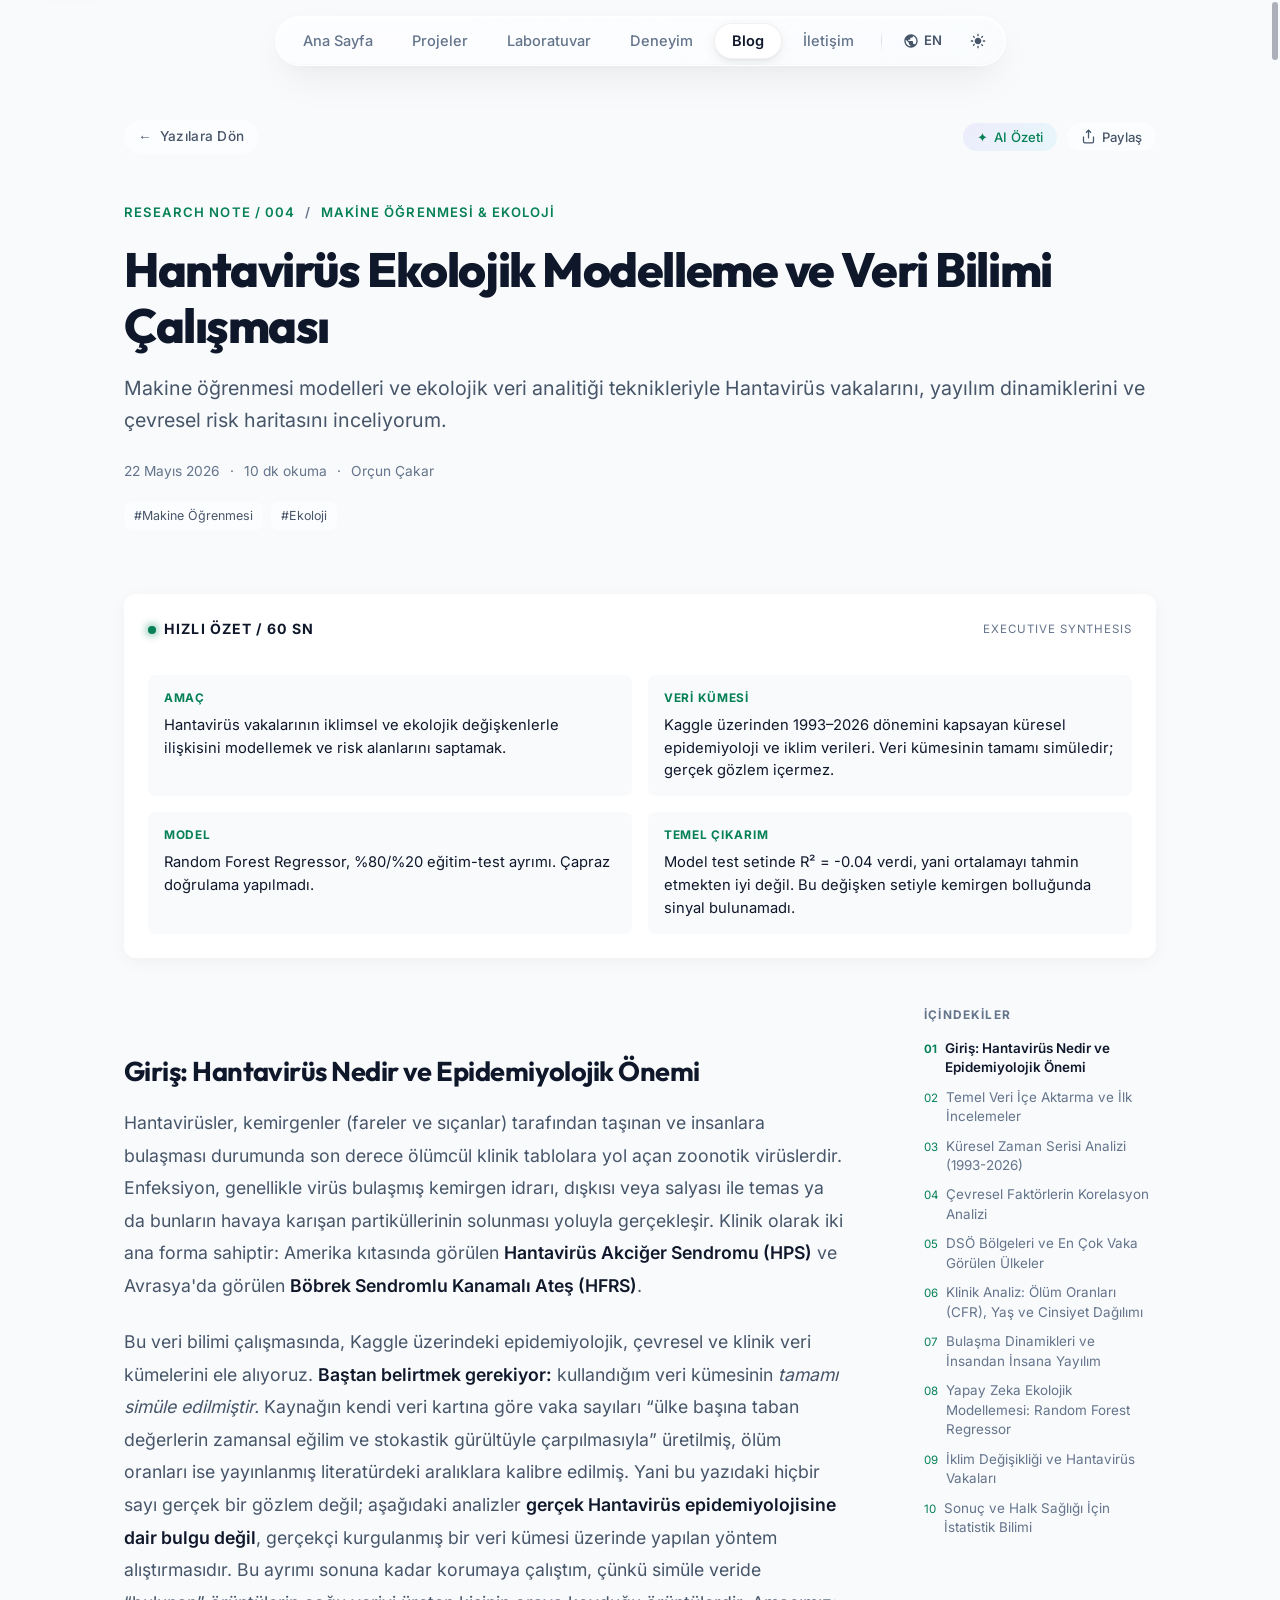
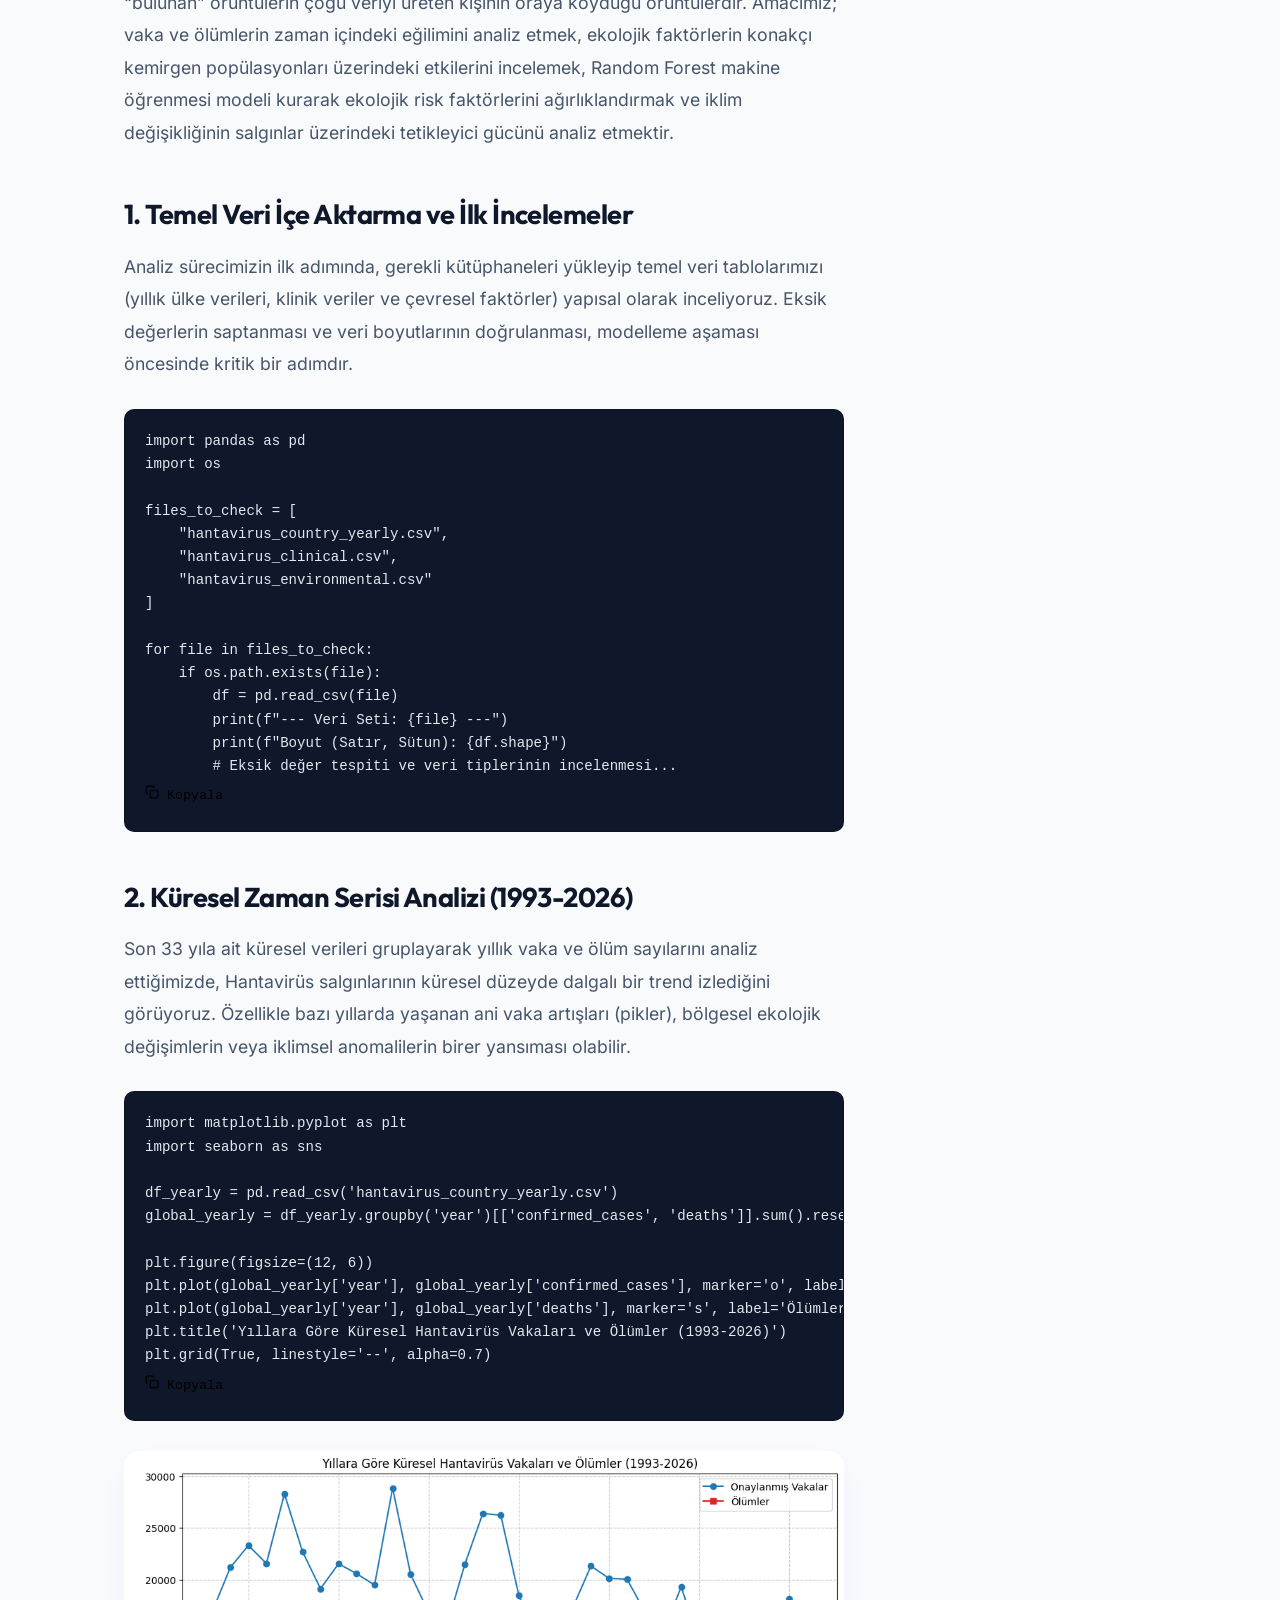
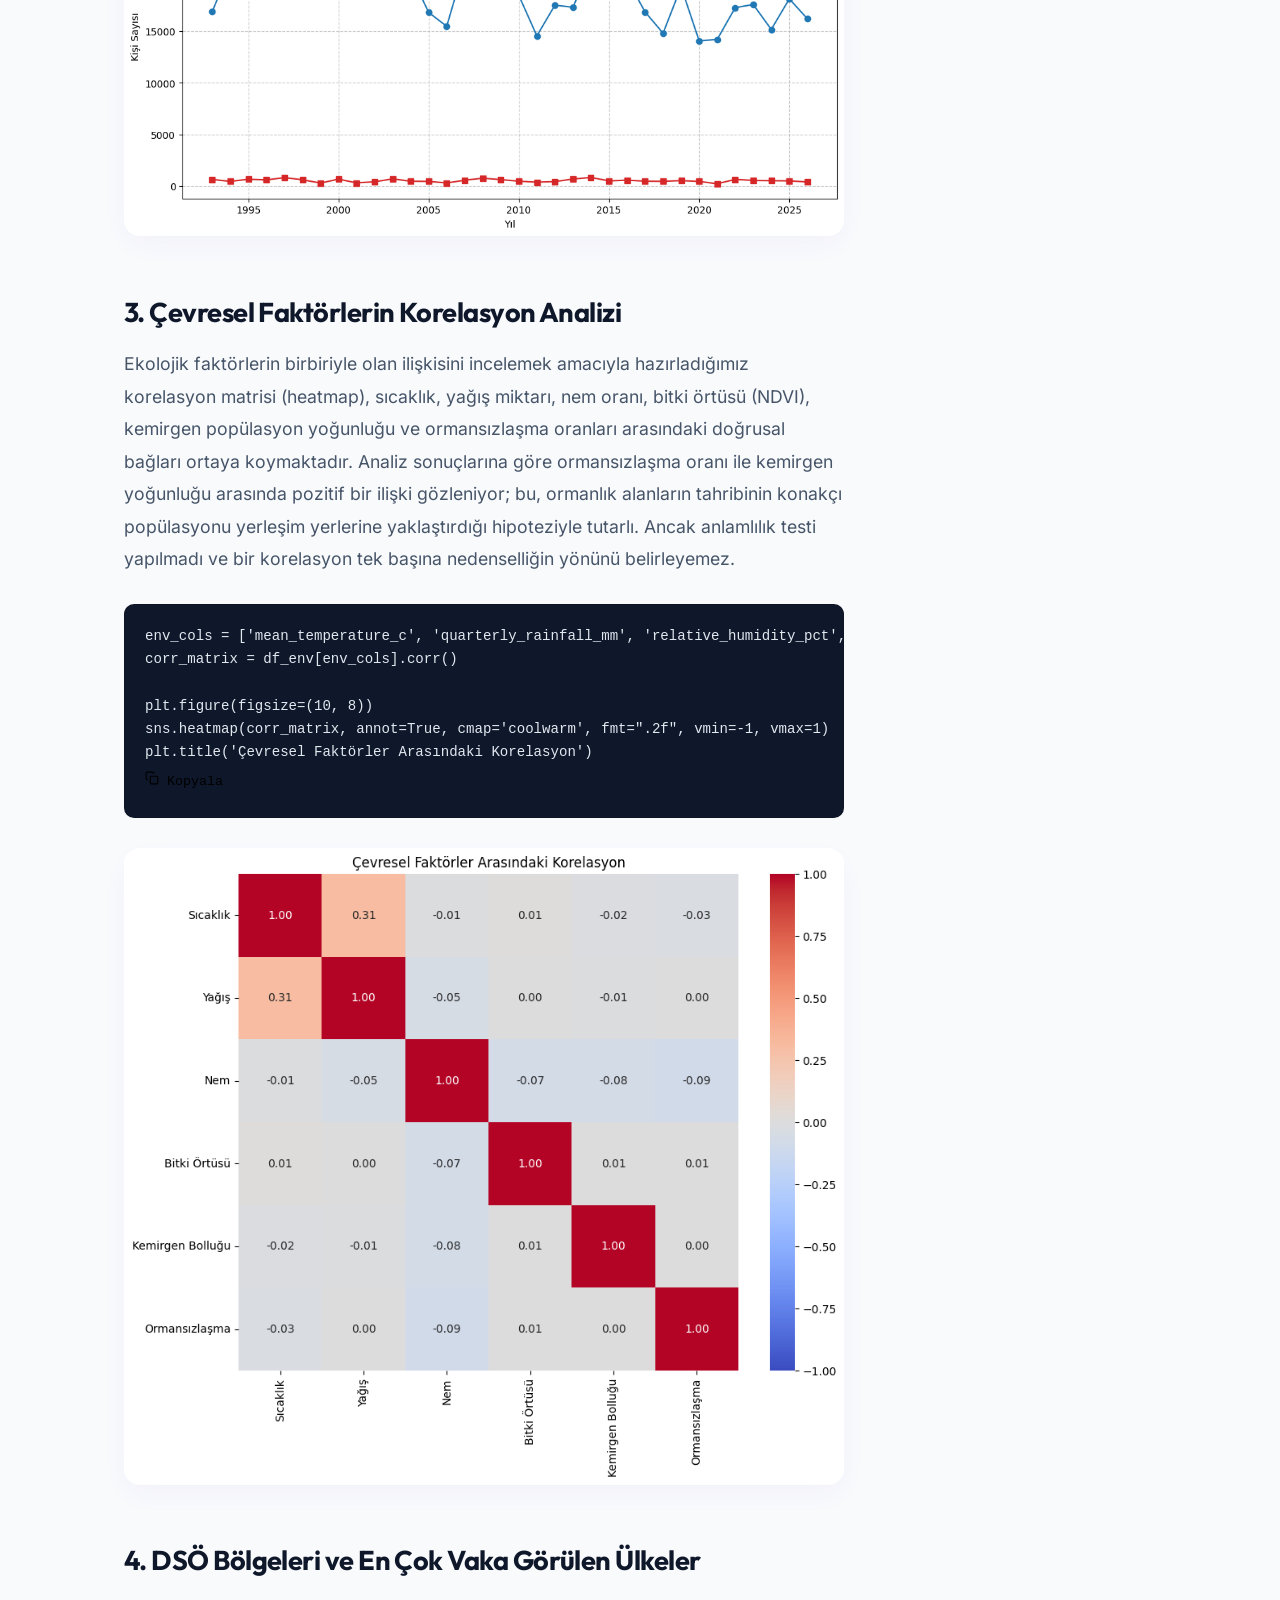
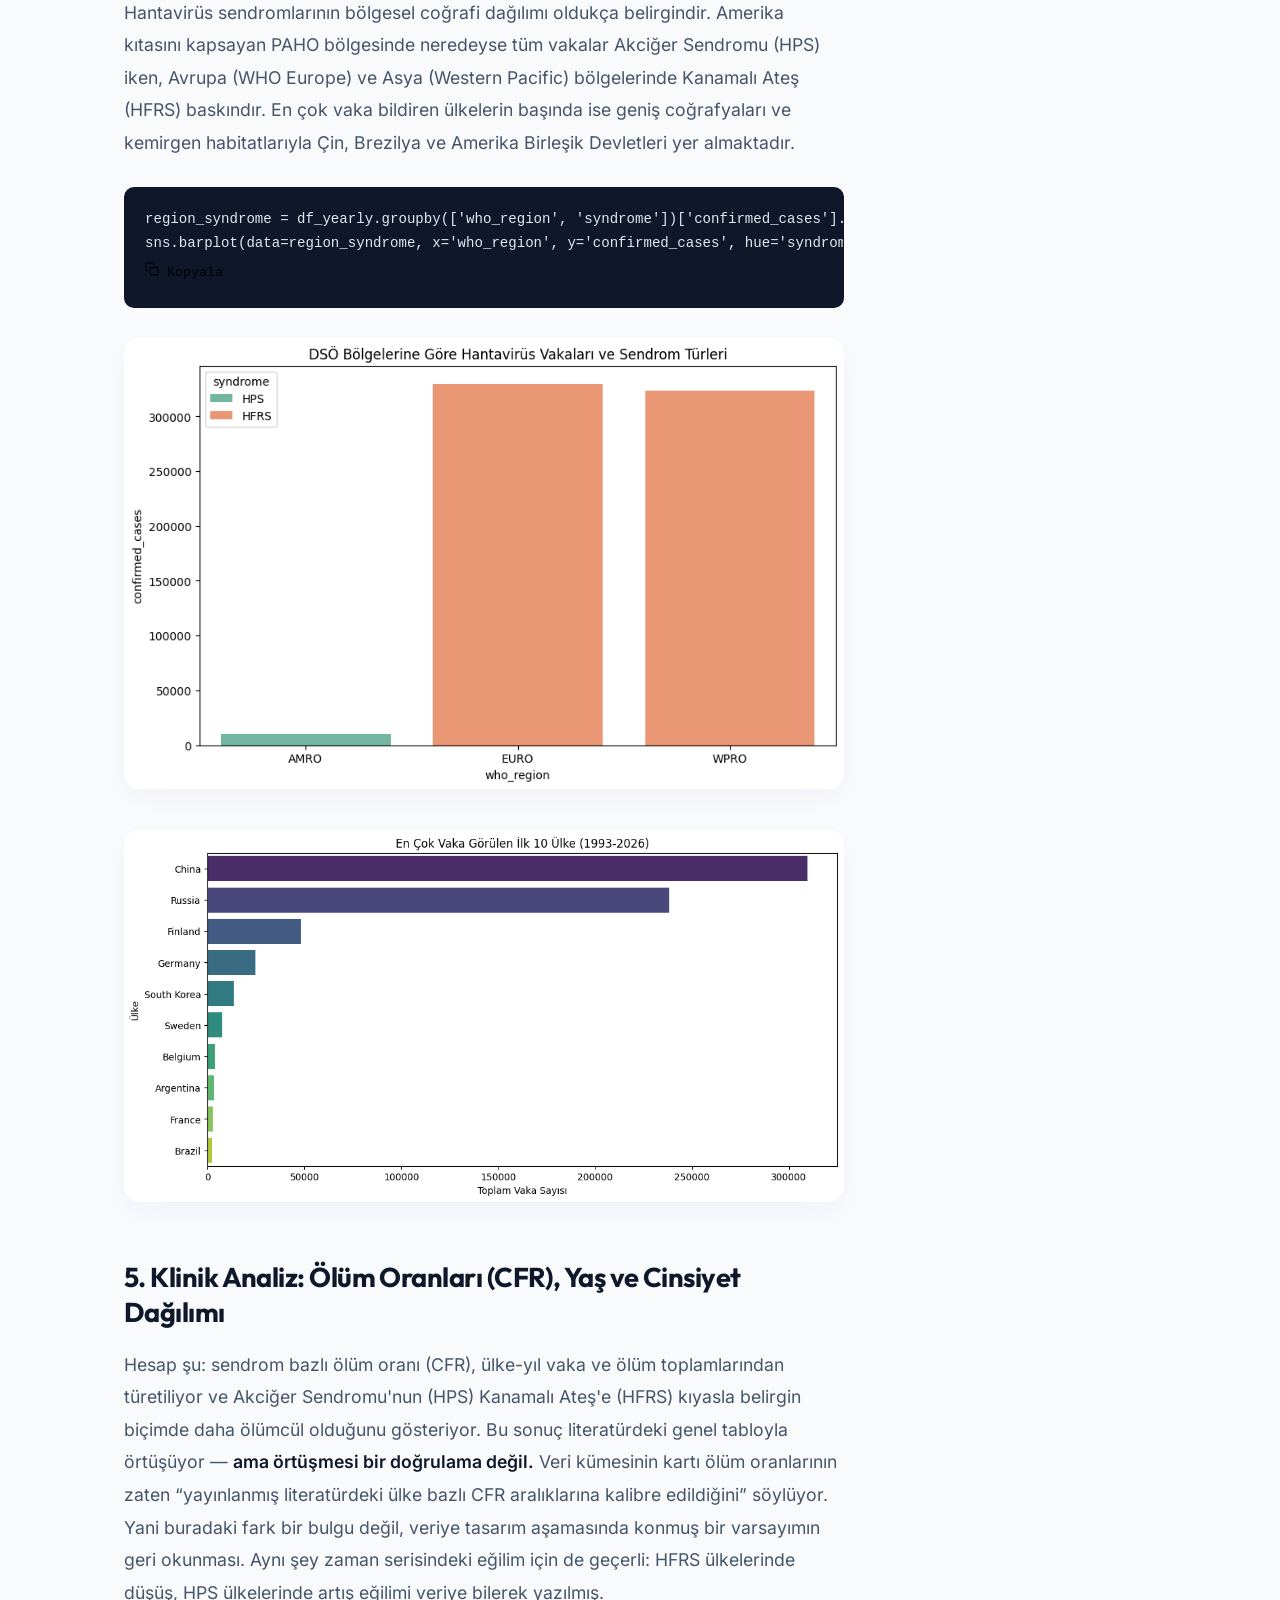
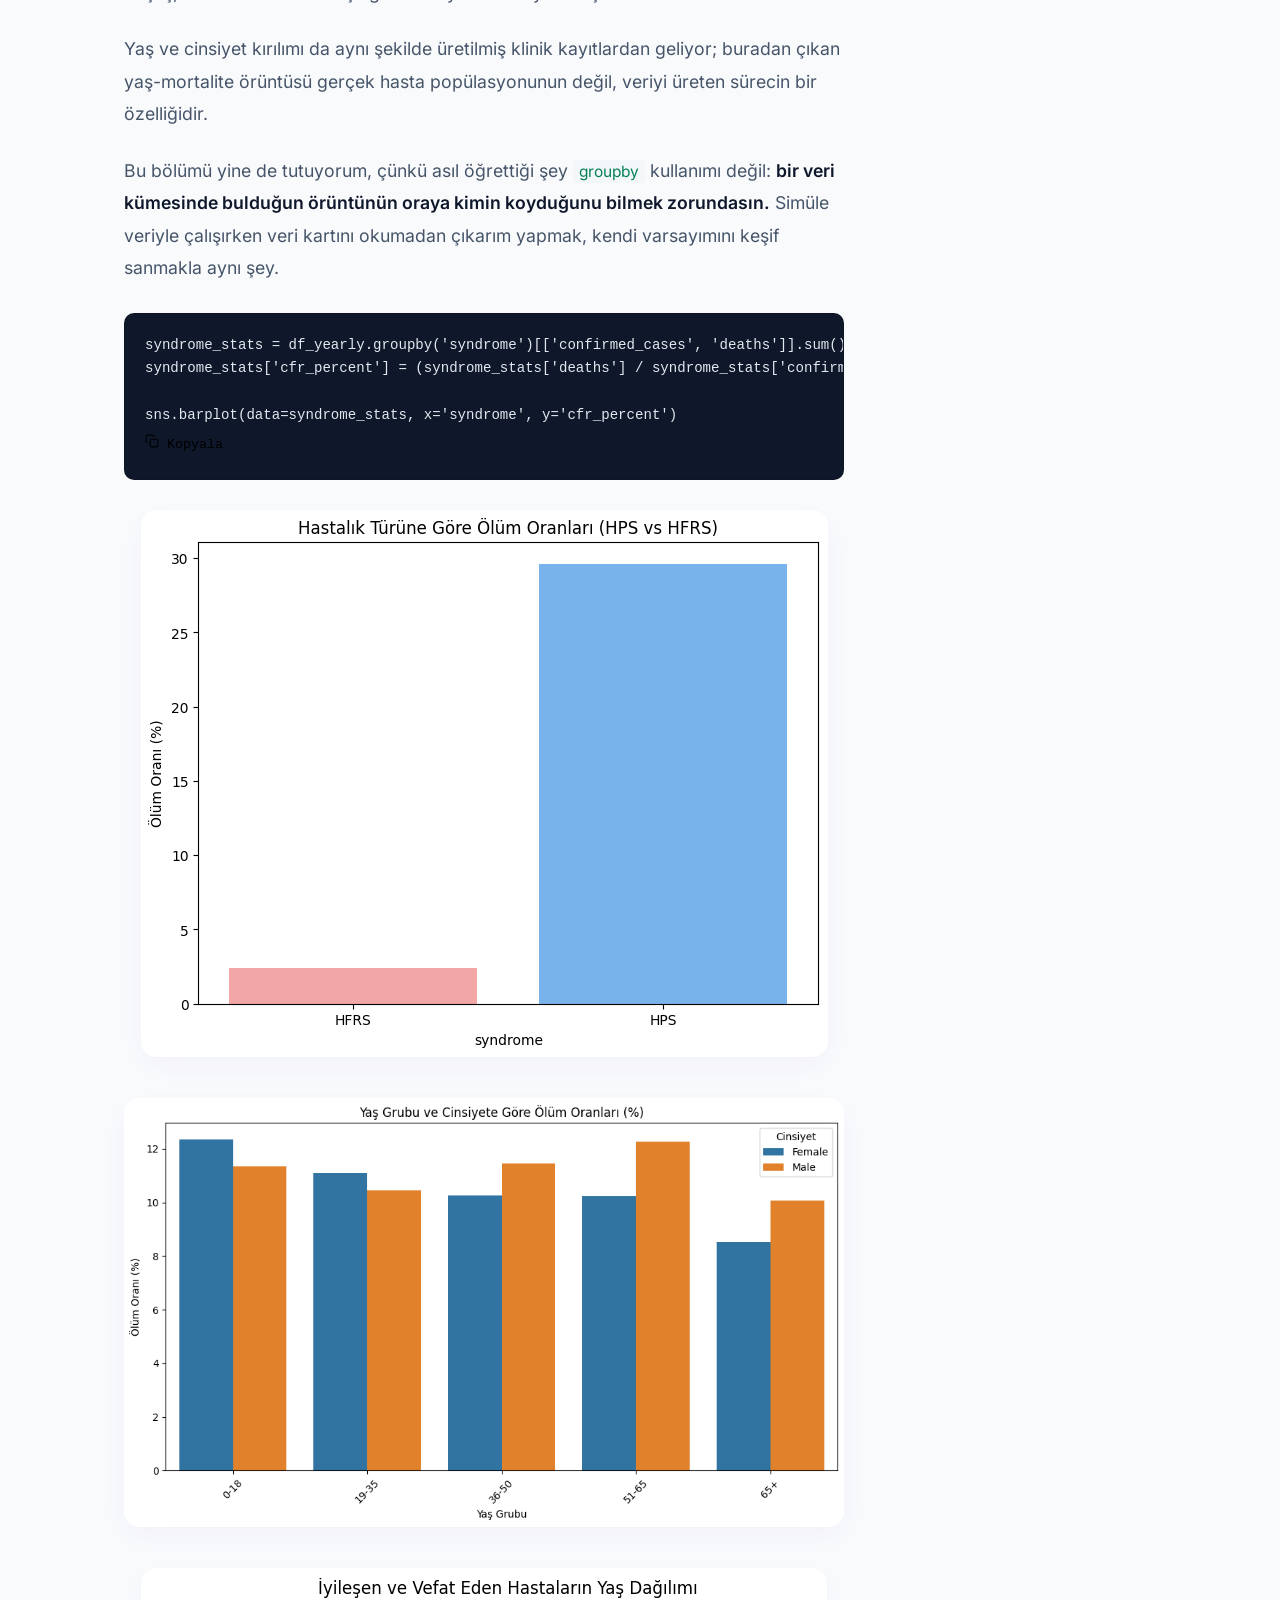
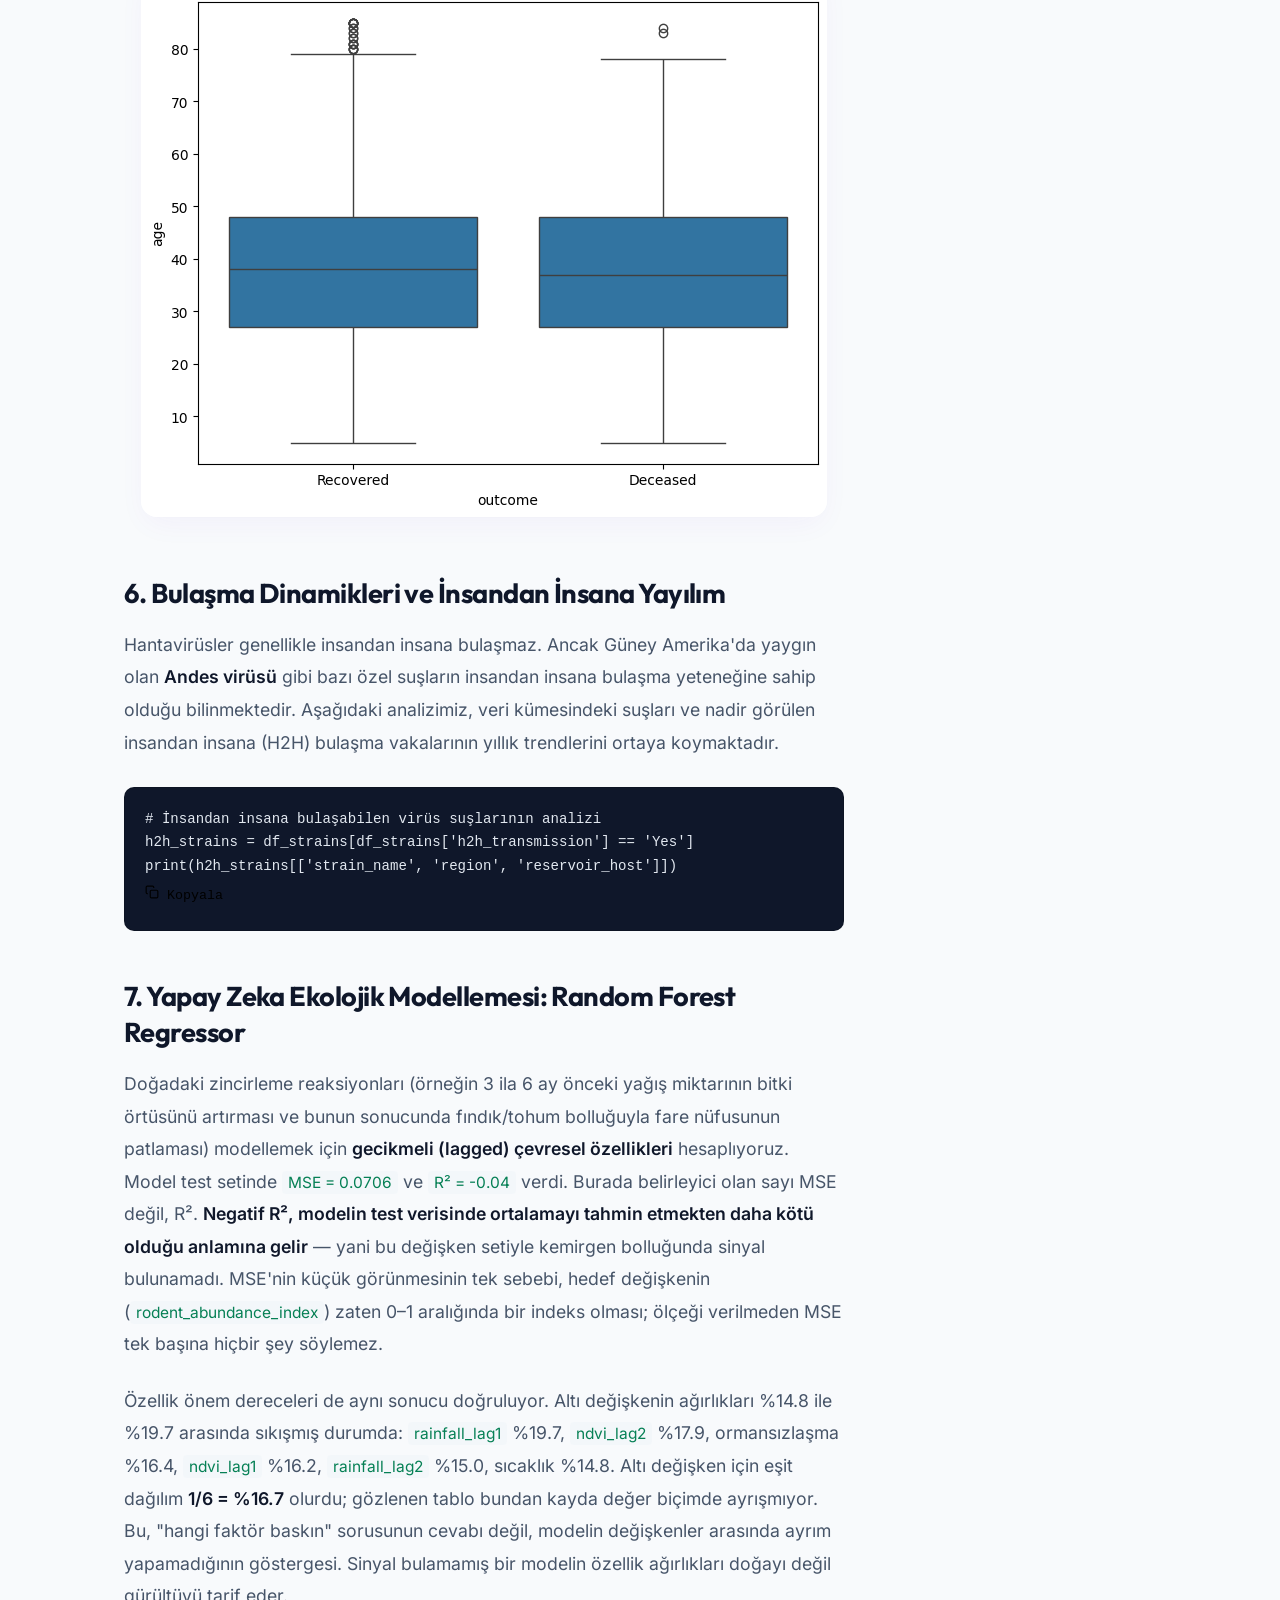
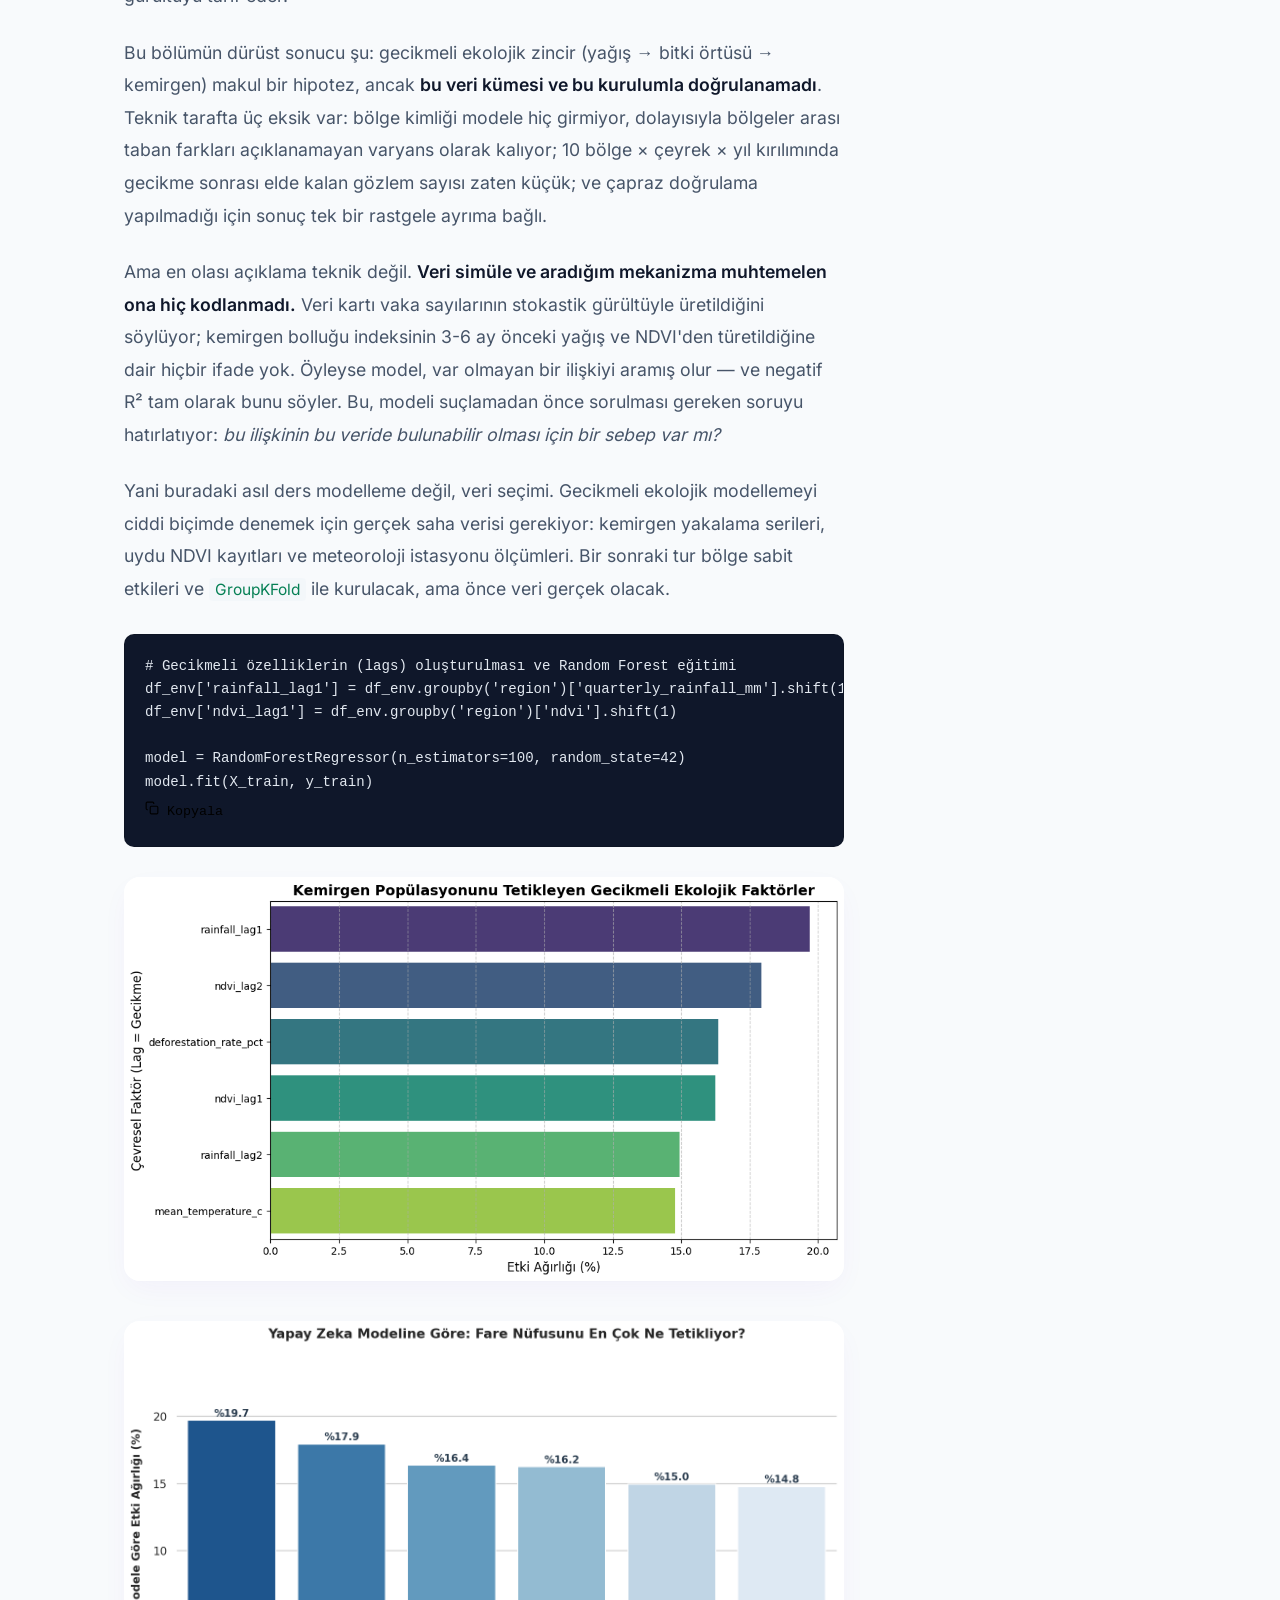
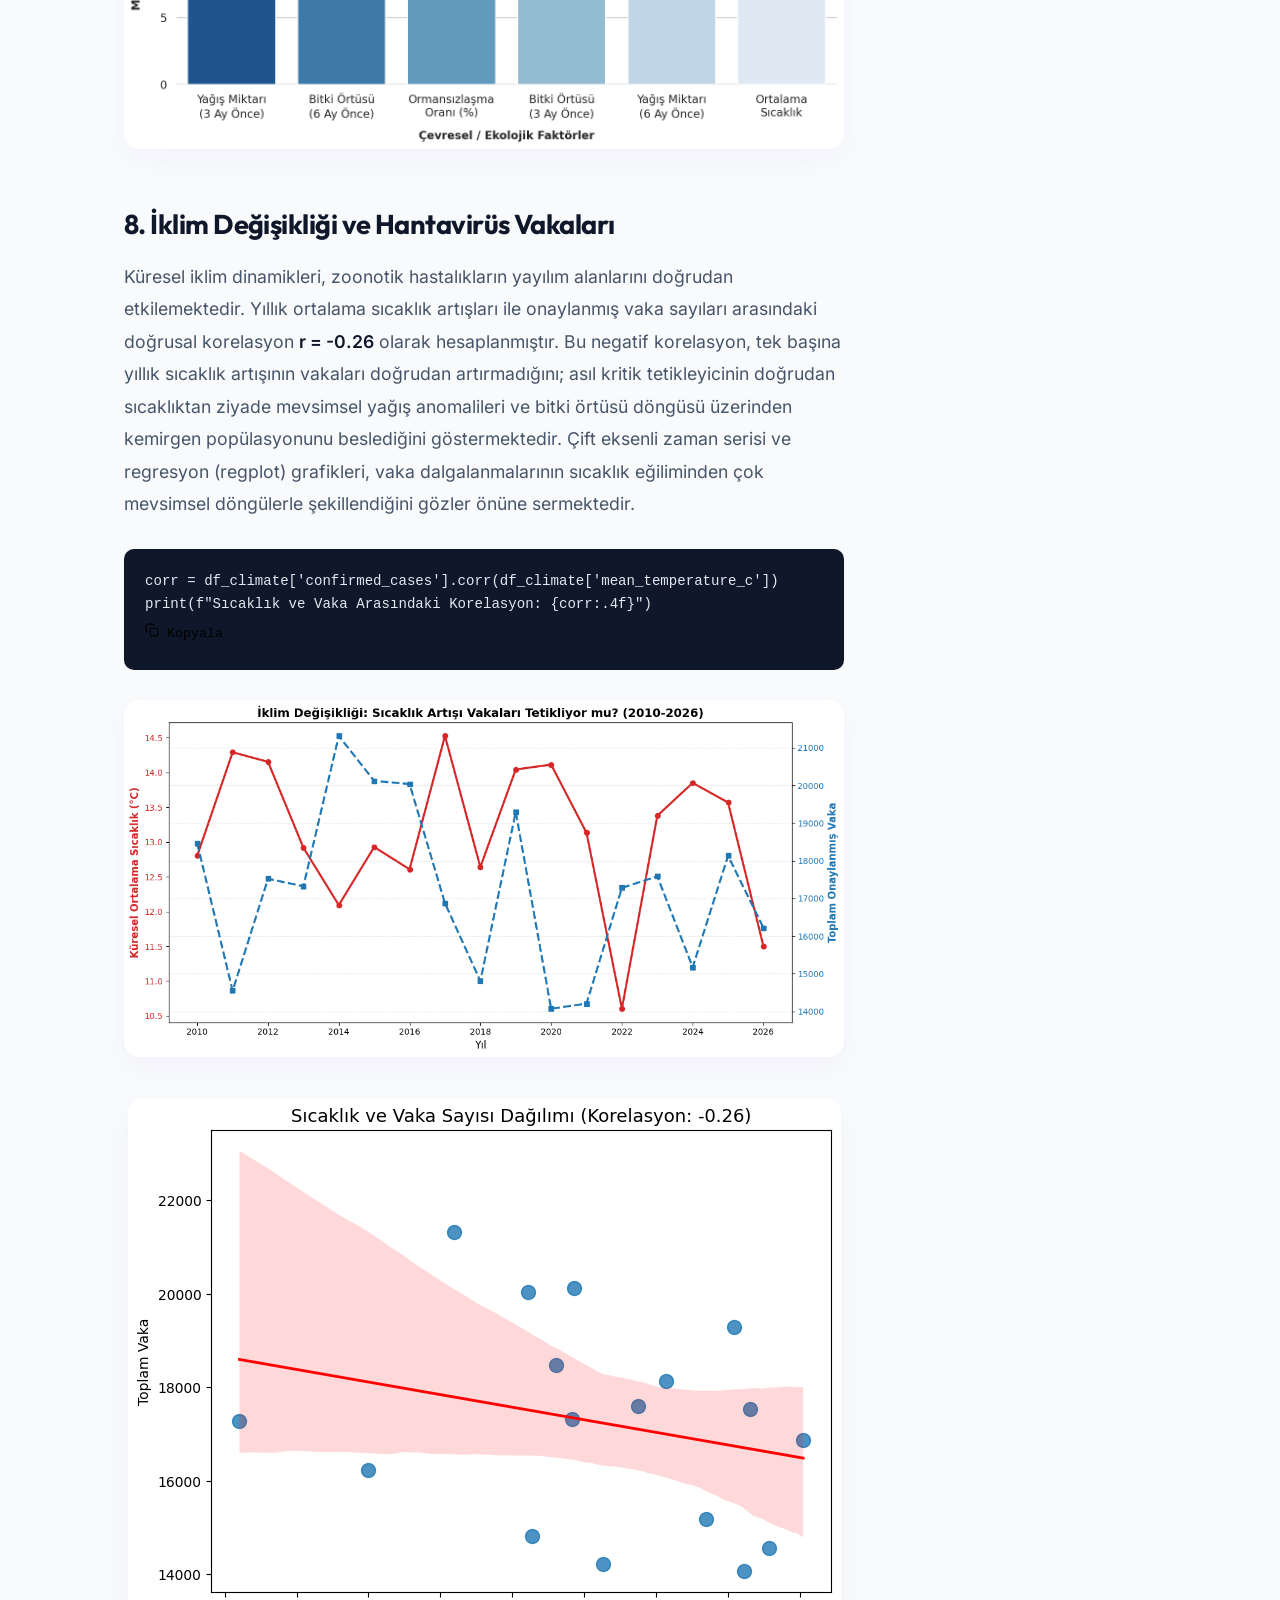
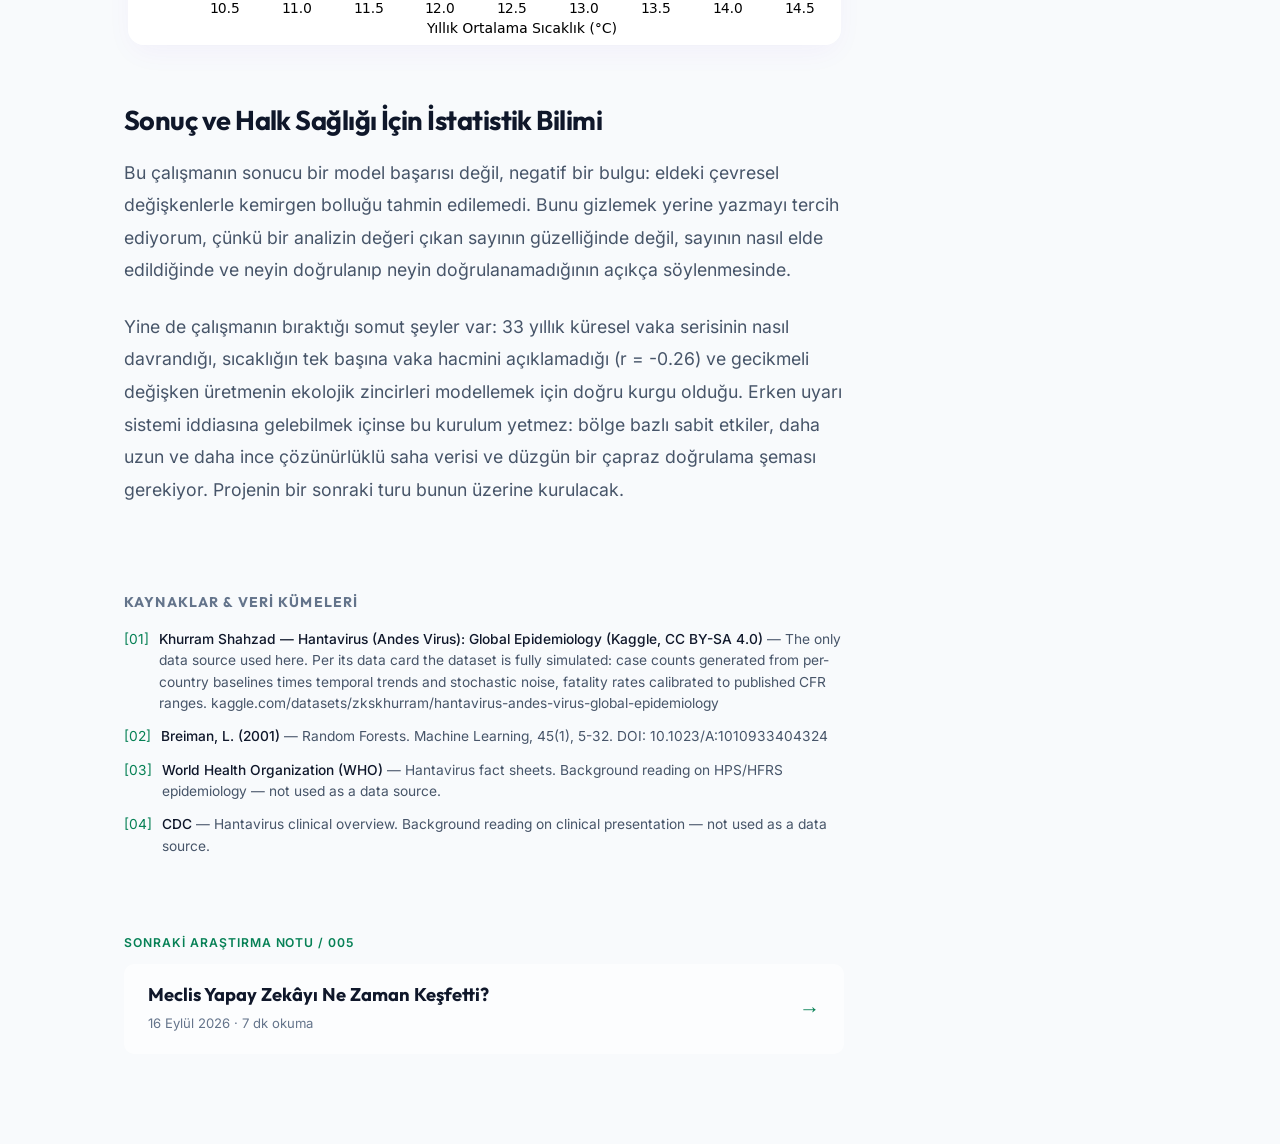
<file: article.html>
<!DOCTYPE html>
<html lang="tr">
<head>
    <meta charset="UTF-8">
    <script>
        (function() {
            try {
                const savedTheme = localStorage.getItem('theme');
                const prefersDark = window.matchMedia && window.matchMedia('(prefers-color-scheme: dark)').matches;
                if (savedTheme === 'light' || (!savedTheme && !prefersDark)) {
                    document.documentElement.classList.add('light-theme');
                } else {
                    document.documentElement.classList.remove('light-theme');
                }
            } catch (e) {}
        })();
    </script>
    <meta name="viewport" content="width=device-width, initial-scale=1.0">
    <script>
        // Eski paylasim linkleri (article.html?id=...) canonical adrese tasinir.
        // post/<slug>.html sayfalari bu sablondan uretildigi icin orada erken cikar.
        (function () {
            try {
                if (/\/post\//.test(location.pathname)) return;
                var id = new URLSearchParams(location.search).get('id');
                if (id && /^[A-Za-z0-9_-]+$/.test(id)) {
                    location.replace('/post/' + id + location.hash);
                }
            } catch (e) {}
        })();
    </script>
    <title id="page-head-title">Araştırma Notu | Orçun Çakar</title>

    <meta name="description" id="meta-description" content="Veri Bilimi, İstatistik, Makine Öğrenmesi ve Yapay Zekâ üzerine teknik araştırma notları ve analitik yayınlar.">
    <meta name="keywords" id="meta-keywords" content="Veri Bilimi, İstatistik, Makine Öğrenmesi, Araştırma Notu, Orçun Çakar">
    <meta name="author" content="Orçun Çakar">
    <link rel="canonical" id="meta-canonical" href="https://orcuncakar.com/blog">
    <link rel="alternate" type="application/rss+xml" title="Orcun Cakar - Arastirma Notlari" href="/feed.xml">

    <!-- Open Graph (Facebook, LinkedIn, Discord, WhatsApp) -->
    <meta property="og:title" id="og-title" content="Araştırma Notu | Orçun Çakar">
    <meta property="og:description" id="og-description" content="Veri Bilimi, İstatistik ve Makine Öğrenmesi üzerine teknik araştırma notları.">
    <meta property="og:type" content="article">
    <meta property="og:url" id="og-url" content="https://orcuncakar.com/blog">
    <meta property="og:image" id="og-image" content="https://orcuncakar.com/images/hanta_plot_9.png">
    <meta property="og:site_name" content="Orçun Çakar">

    <!-- Twitter Card -->
    <meta name="twitter:card" content="summary_large_image">
    <meta name="twitter:title" id="twitter-title" content="Araştırma Notu | Orçun Çakar">
    <meta name="twitter:description" id="twitter-description" content="Veri Bilimi ve Makine Öğrenmesi araştırma notları.">
    <meta name="twitter:image" id="twitter-image" content="https://orcuncakar.com/images/hanta_plot_9.png">

    <!-- Schema.org JSON-LD Structured Data (TechArticle) -->
    <script type="application/ld+json" id="article-schema">
    {
      "@context": "https://schema.org",
      "@type": "TechArticle",
      "headline": "Araştırma Notu",
      "description": "Veri Bilimi, İstatistik ve Makine Öğrenmesi üzerine teknik araştırma notu.",
      "author": {
        "@type": "Person",
        "name": "Orçun Çakar",
        "jobTitle": "Statistics Student & Data Science / Machine Learning Intern"
      }
    }
    </script>

    <!-- Mobile Browser & PWA Support -->
    <meta name="theme-color" content="#0b0f19" id="meta-theme-color">
    <meta name="apple-mobile-web-app-capable" content="yes">
    <meta name="apple-mobile-web-app-status-bar-style" content="black-translucent">
    <meta name="apple-mobile-web-app-title" content="Orçun Çakar">
    <link rel="manifest" href="/manifest-blog.json">
    <link rel="icon" type="image/svg+xml" href="/images/brand/odak-blog.svg">
    <link rel="icon" type="image/png" sizes="32x32" href="/images/brand/odak-blog-32.png">
    <link rel="icon" type="image/png" sizes="16x16" href="/images/brand/odak-blog-16.png">
    <link rel="shortcut icon" href="/images/brand/odak-blog.ico">
    <link rel="apple-touch-icon" sizes="180x180" href="/images/brand/odak-blog-180.png">

    <!-- Google Fonts (Preconnected & Parallel Loading) -->
    <link rel="stylesheet" href="/fonts/fonts.css?v=d57e4d0c138deed5">

    <link rel="stylesheet" href="style.css?v=131e34d4c0476f73">
    <link rel="stylesheet" href="article.css?v=1e2fbb2fe025d0fd">
</head>
<body class="article-reading-body">
    <a class="skip-link" href="#article-main" data-translate="skip-link">İçeriğe atla</a>

    <!-- NAVİGASYON BAR -->
    <nav class="navbar" id="main-navbar">
        <div class="navbar-dock" id="navbar-dock">
            <div class="navbar-pill-wrapper" id="navbar-pill-wrapper">
                <!-- Dynamic Island Mini Kapsül Görünümü -->
                <div class="navbar-compact-view" id="navbar-compact-view">
                    <a href="/" class="compact-brand">Orçun</a>
                    <div class="nav-divider"></div>
                    <div class="compact-current-section" id="compact-section-label">
                        <span class="compact-text" data-translate="nav-blog">Blog</span>
                    </div>
                </div>

                <!-- Tam Menü Görünümü -->
                <div class="navbar-full-view" id="navbar-full-view">
                    <ul class="nav-links" id="navbar-links">
                        <li class="nav-indicator-pill" id="nav-indicator-pill" aria-hidden="true"></li>
                        <li><a href="/" class="nav-link" data-translate="nav-home">Ana Sayfa</a></li>
                        <li><a href="/#projects" class="nav-link" data-translate="nav-projects">Projeler</a></li>
                        <li><a href="/#playground" class="nav-link" data-translate="nav-playground">Laboratuvar</a></li>
                        <li><a href="/#timeline" class="nav-link" data-translate="nav-timeline">Deneyim</a></li>
                        <li><a href="/blog" class="nav-link active" data-translate="nav-blog">Blog</a></li>
                        <li><a href="/#contact" class="nav-link" data-translate="nav-contact">İletişim</a></li>
                    </ul>
                    
                    <div class="nav-divider"></div>
                    
                    <div class="nav-actions">
                        <button class="lang-toggle-btn" id="lang-toggle" aria-label="Dili Değiştir / Change Language">
                            <svg viewBox="0 0 24 24" width="16" height="16">
                                <path d="M12 2C6.48 2 2 6.48 2 12s4.48 10 10 10 10-4.48 10-10S17.52 2 12 2zm-1 17.93c-3.95-.49-7-3.85-7-7.93 0-.62.08-1.21.21-1.79L9 15v1c0 1.1.9 2 2 2v1.93zm6.9-2.53c-.26-.81-1-1.4-1.9-1.4h-1v-3c0-.55-.45-1-1-1h-6v-2h2c.55 0 1-.45 1-1V7h2c1.1 0 2-.9 2-2v-.41c2.93 1.19 5 4.06 5 7.41 0 2.08-.8 3.97-2.1 5.39z" fill="currentColor"/>
                            </svg>
                            <span class="lang-text">EN</span>
                        </button>
                        
                        <button class="theme-toggle-btn" id="theme-toggle" aria-label="Temayı Değiştir">
                            <svg class="sun-icon" viewBox="0 0 24 24">
                                <path d="M12 7c-2.76 0-5 2.24-5 5s2.24 5 5 5 5-2.24 5-5-2.24-5-5-5zM2 13h2c.55 0 1-.45 1-1s-.45-1-1-1H2c-.55 0-1 .45-1 1s.45 1 1 1zm18 0h2c.55 0 1-.45 1-1s-.45-1-1-1h-2c-.55 0-1 .45-1 1s.45 1 1 1zM11 2v2c0 .55.45 1 1 1s1-.45 1-1V2c0-.55-.45-1-1-1s-1 .45-1 1zm0 18v2c0 .55.45 1 1 1s1-.45 1-1v-2c0-.55-.45-1-1-1s-1 .45-1 1zM5.99 4.58c-.39-.39-1.03-.39-1.41 0s-.39 1.03 0 1.41l1.06 1.06c.39.39 1.03.39 1.41 0s.39-1.03 0-1.41L5.99 4.58zm12.37 12.37c-.39-.39-1.03-.39-1.41 0s-.39 1.03 0 1.41l1.06 1.06c.39.39 1.03.39 1.41 0s.39-1.03 0-1.41l-1.06-1.06zm1.06-10.96c.39-.39.39-1.03 0-1.41s-1.03-.39-1.41 0l-1.06 1.06c-.39.39-.39 1.03 0 1.41s1.03.39 1.41 0l1.06-1.06zM7.05 18.01c.39-.39.39-1.03 0-1.41s-1.03-.39-1.41 0l-1.06 1.06c-.39.39-.39 1.03 0 1.41s1.03.39 1.41 0l1.06-1.06z"/>
                            </svg>
                            <svg class="moon-icon" viewBox="0 0 24 24">
                                <path d="M21 12.79A9 9 0 1 1 11.21 3 7 7 0 0 0 21 12.79z"/>
                            </svg>
                        </button>

                        <button type="button" class="hamburger" id="mobile-menu-btn" aria-label="Menüyü Aç" aria-controls="navbar-links" aria-expanded="false">
                            <span></span>
                            <span></span>
                            <span></span>
                        </button>
                    </div>
                </div>
            </div>

            <!-- Bağımsız Ayrı Yüzde Uydu Hapı -->
            <div class="navbar-percent-pill" id="navbar-percent-pill" aria-label="Sayfa İlerleme Yüzdesi">
                <span id="compact-scroll-percent">0%</span>
            </div>
        </div>
    </nav>

    <!-- SAYFA İÇERİK KAPSAYICISI / PAGE CONTENT WRAPPER -->
    <div class="page-content-wrapper" id="page-content-wrapper">

        <!-- MAIN ARTICLE CONTAINER -->
        <main class="article-main-container" id="article-main">
            <div class="container article-shell">

                <!-- 0. EDITORIAL TOP ACTION BAR -->
                <div class="article-editorial-action-bar">
                    <a href="/blog" class="article-back-link font-mono" id="article-back-btn">
                        <span class="back-arrow">←</span>
                        <span data-translate="article-back">Yazılara Dön</span>
                    </a>

                    <div class="article-toolbar-actions">
                        <button class="article-toolbar-btn toc-btn font-mono" id="article-mobile-toc-btn" aria-label="İçindekiler" aria-expanded="false" aria-controls="mobile-toc-sheet">
                            <svg viewBox="0 0 24 24" width="15" height="15" fill="none" stroke="currentColor" stroke-width="2">
                                <line x1="8" y1="6" x2="21" y2="6"/>
                                <line x1="8" y1="12" x2="21" y2="12"/>
                                <line x1="8" y1="18" x2="21" y2="18"/>
                                <line x1="3" y1="6" x2="3.01" y2="6"/>
                                <line x1="3" y1="12" x2="3.01" y2="12"/>
                                <line x1="3" y1="18" x2="3.01" y2="18"/>
                            </svg>
                            <span data-translate="article-toc-btn">İçindekiler</span>
                        </button>

                        <button class="article-toolbar-btn ai-btn font-mono" id="article-ai-btn" aria-label="Yapay Zeka Özeti" aria-expanded="false" aria-controls="article-ai-sidecar">
                            <span class="ai-sparkle-dot">✦</span>
                            <span data-translate="blog-ai-btn-text">AI Özeti</span>
                        </button>

                        <button class="article-toolbar-btn share-btn font-mono" id="article-share-btn" title="Bağlantıyı Kopyala" aria-label="Paylaş">
                            <svg class="share-icon-default" viewBox="0 0 24 24" width="15" height="15" fill="none" stroke="currentColor" stroke-width="2">
                                <path d="M4 12v8a2 2 0 0 0 2 2h12a2 2 0 0 0 2-2v-8"/>
                                <polyline points="16 6 12 2 8 6"/>
                                <line x1="12" y1="2" x2="12" y2="15"/>
                            </svg>
                            <svg class="share-icon-copied" viewBox="0 0 24 24" width="15" height="15" fill="none" stroke="currentColor" stroke-width="2">
                                <polyline points="20 6 9 17 4 12"/>
                            </svg>
                            <span class="share-btn-text" data-translate="article-share">Paylaş</span>
                        </button>
                    </div>
                </div>

                <!-- 1. EDITORIAL ARTICLE HEADER -->
                <header class="article-header" id="article-header">
                    <div class="article-header-meta-top font-mono">
                        <span class="article-note-num" id="article-note-num">RESEARCH NOTE / 004</span>
                        <span class="meta-sep">/</span>
                        <span class="article-cat-badge" id="article-cat-badge">MAKİNE ÖĞRENMESİ</span>
                    </div>

                    <h1 class="article-heading-title" id="article-title">Yazı Başlığı Yükleniyor...</h1>

                    <p class="article-lead-excerpt" id="article-subtitle"></p>

                    <div class="article-header-meta-bottom font-mono">
                        <span id="article-date"></span>
                        <span class="meta-dot">·</span>
                        <span id="article-readtime"></span>
                        <span class="meta-dot">·</span>
                        <span class="author-label" data-translate="article-author">Orçun Çakar</span>
                    </div>

                    <div class="article-tags-cluster font-mono" id="article-tags"></div>
                </header>

                <!-- 2. STRUCTURED QUICK READ / 60 SECONDS -->
                <section class="article-quick-read" id="article-quick-read">
                    <div class="quick-read-banner font-mono">
                        <div class="quick-read-badge-group">
                            <span class="quick-read-indicator-dot"></span>
                            <span class="quick-read-title" data-translate="article-quick-read-title">HIZLI ÖZET / 60 SN</span>
                        </div>
                        <span class="quick-read-tag font-mono">EXECUTIVE SYNTHESIS</span>
                    </div>

                    <div class="quick-read-grid" id="quick-read-grid">
                        <!-- JS ile yapılandırılmış Amaç, Veri, Model, Sonuç maddeleri -->
                    </div>
                </section>

                <!-- 3. ARTICLE BODY & TWO-COLUMN LAYOUT (DESKTOP RAIL + MAIN TEXT) -->
                <div class="article-layout-grid">
                    
                    <!-- MAIN READING COLUMN (MAX 740px) -->
                    <article class="article-content-column">
                        <div class="article-prose-content" id="article-body-content">
                            <!-- JS ile yüklenecek makale metni, notebook blokları ve grafikler -->
                        </div>

                        <!-- 4. ACADEMIC REFERENCES SECTION -->
                        <section class="article-references-section" id="article-references">
                            <h3 class="references-heading font-mono" data-translate="article-references-title">KAYNAKLAR & VERİ KÜMELERİ</h3>
                            <ol class="references-list font-mono" id="references-list">
                                <!-- Dinamik kaynaklar eklenecek -->
                            </ol>
                        </section>

                        <!-- 5. NEXT RESEARCH NOTE FOOTER -->
                        <section class="article-next-navigation" id="article-next-footer">
                            <div class="next-nav-label font-mono" id="next-nav-label">SONRAKİ ARAŞTIRMA NOTU / 001</div>
                            <a href="#" class="next-nav-card" id="next-nav-card">
                                <div class="next-card-text">
                                    <h4 class="next-card-title" id="next-post-title">...</h4>
                                    <p class="next-card-meta font-mono" id="next-post-meta">...</p>
                                </div>
                                <div class="next-card-arrow font-mono">→</div>
                            </a>
                        </section>
                    </article>

                    <!-- STICKY TABLE OF CONTENTS RAIL (DESKTOP) -->
                    <aside class="article-toc-rail" id="article-toc-rail">
                        <div class="toc-rail-inner">
                            <div class="toc-rail-header font-mono" data-translate="article-toc-title">İÇİNDEKİLER</div>
                            <nav class="toc-rail-nav" aria-label="İçindekiler">
                                <ul class="toc-rail-list font-mono" id="toc-rail-list">
                                    <!-- JS ile dinamik numaralı editoryal liste -->
                                </ul>
                            </nav>
                        </div>
                    </aside>

                </div>

            </div>
        </main>

    </div>

    <!-- 6. FLOATING AI RESEARCH SIDECAR (NON-BLOCKING ASSISTANT) -->
    <aside class="article-ai-sidecar" id="article-ai-sidecar" role="region" aria-label="Yapay Zeka Araştırma Asistanı">
        <div class="ai-sidecar-header">
            <div class="ai-sidecar-title-group">
                <span class="ai-sidecar-sparkle" id="ai-sidecar-sparkle">✦</span>
                <div class="ai-sidecar-headings">
                    <span class="ai-sidecar-main-title font-mono" id="ai-sidecar-title" data-translate="blog-ai-title">YAPAY ZEKÂ ÖZETİ</span>
                    <span class="ai-sidecar-meta font-mono" id="ai-sidecar-meta" data-translate="article-ai-readtime">~45 saniyede oku</span>
                </div>
            </div>
            <button class="ai-sidecar-close-btn" id="article-ai-close-btn" aria-label="Kapat">✕</button>
        </div>

        <!-- DECORATIVE SYNTHESIS LINE (SINGLE SWEEP LIGHT) -->
        <div class="ai-synthesis-line" id="ai-synthesis-line" aria-hidden="true">
            <div class="synthesis-sweep-light"></div>
        </div>

        <div class="ai-sidecar-body">
            <!-- TAB 1: ANA BULGULAR (3 STRUCTURED BULLETS + MAKALEDE GÖR) -->
            <div class="ai-tab-pane active" id="ai-pane-findings">
                <div class="ai-findings-section-header font-mono" id="ai-findings-badge" data-translate="ai-findings-label">
                    3 ANA BULGU
                </div>
                <div class="ai-findings-list" id="ai-findings-list">
                    <!-- JS ile dinamik doldurulur -->
                </div>
            </div>

            <!-- TAB 2: METODOLOJİ -->
            <div class="ai-tab-pane" id="ai-pane-methodology">
                <div class="ai-distilled-card font-mono" id="ai-methodology-content"></div>
            </div>

            <!-- TAB 3: SONUÇ -->
            <div class="ai-tab-pane" id="ai-pane-conclusion">
                <div class="ai-distilled-card font-mono" id="ai-conclusion-content"></div>
            </div>
        </div>

        <!-- MINIMAL EDITORIAL TABS -->
        <div class="ai-sidecar-tabs font-mono" id="ai-sidecar-tabs">
            <button class="ai-tab-btn active" data-tab="findings" data-translate="ai-tab-findings">Ana Bulgular</button>
            <span class="ai-tab-dot">·</span>
            <button class="ai-tab-btn" data-tab="methodology" data-translate="ai-tab-methodology">Metodoloji</button>
            <span class="ai-tab-dot">·</span>
            <button class="ai-tab-btn" data-tab="conclusion" data-translate="ai-tab-conclusion">Sonuç</button>
        </div>

        <div class="ai-sidecar-footer font-mono">
            <span data-translate="ai-sidecar-disclaimer">AI tarafından oluşturulan özet · Makale içeriğine dayanır</span>
        </div>
    </aside>

    <!-- MOBILE TOC BOTTOM SHEET (MOBİL İÇİNDEKİLER PANELİ) -->
    <div class="mobile-toc-sheet" id="mobile-toc-sheet" role="dialog" aria-modal="true" aria-label="İçindekiler">
        <div class="mobile-toc-backdrop" id="mobile-toc-backdrop"></div>
        <div class="mobile-toc-panel">
            <div class="mobile-toc-header font-mono">
                <span data-translate="article-toc-title">İÇİNDEKİLER</span>
                <button class="mobile-toc-close" id="mobile-toc-close" aria-label="Kapat">✕</button>
            </div>
            <ul class="mobile-toc-list font-mono" id="mobile-toc-list">
                <!-- JS ile yüklenecek liste -->
            </ul>
        </div>
    </div>

    <!-- SCROLL TO TOP BUTON -->
    <button class="scroll-top-btn" id="scroll-to-top" aria-label="Sayfanın En Üstüne Çık" data-translate-aria-label="scroll-top-label">
        <svg viewBox="0 0 16 16" width="16" height="16" fill="none" stroke="currentColor" stroke-width="2" stroke-linecap="round" stroke-linejoin="round" aria-hidden="true"><path d="M8 13V4M4 8L8 4L12 8"/></svg>
    </button>

    <!-- SCRIPTLER -->
    <script src="translations.js?v=ce06090d26c180e6" defer></script>
    <script src="posts-data.js?v=9eb1afe564238710" defer></script>
    <script src="site-shell.js?v=74548cae366c82b6" defer></script>
    <script src="article.js?v=bc64fa1477ec09a1" defer></script>
</body>
</html>
</file>
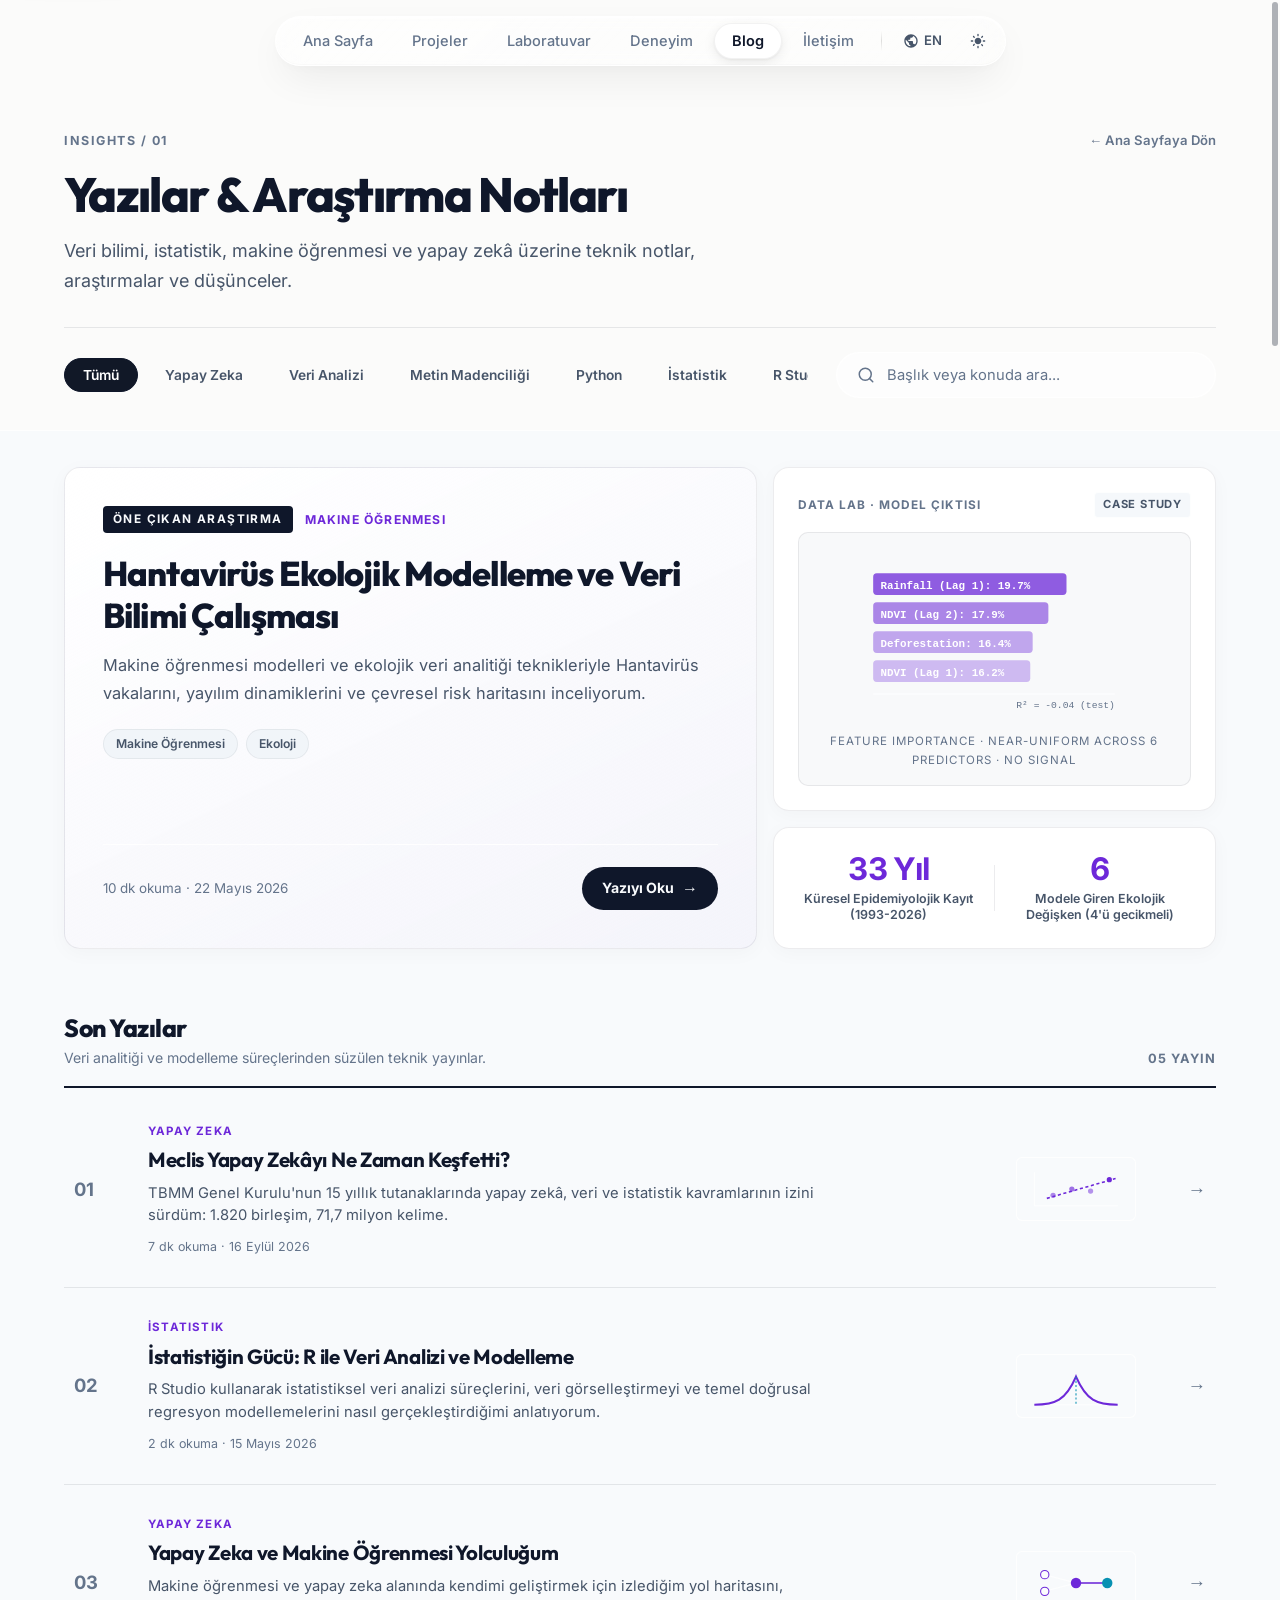
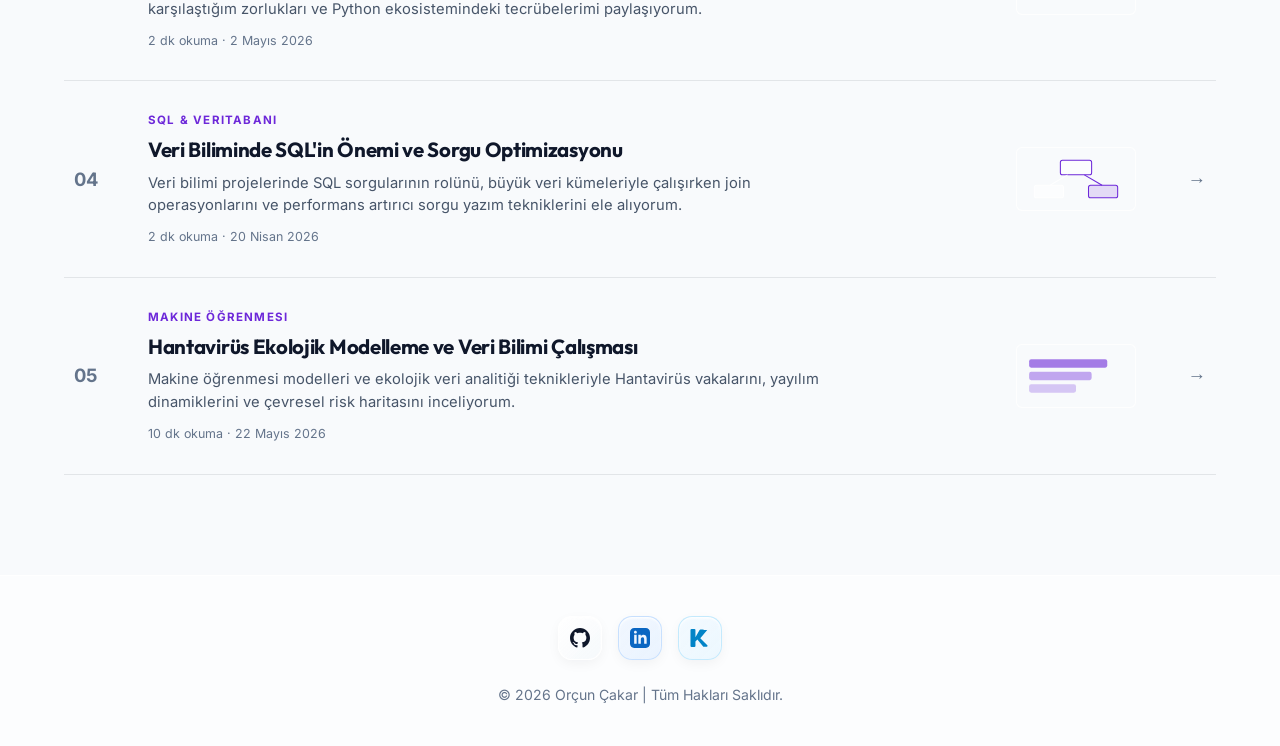
<file: blog.html>
<!DOCTYPE html>
<html lang="tr">
<head>
    <meta charset="UTF-8">
    <script>
        (function() {
            try {
                const savedTheme = localStorage.getItem('theme');
                const prefersDark = window.matchMedia && window.matchMedia('(prefers-color-scheme: dark)').matches;
                if (savedTheme === 'light' || (!savedTheme && !prefersDark)) {
                    document.documentElement.classList.add('light-theme');
                } else {
                    document.documentElement.classList.remove('light-theme');
                }
            } catch (e) {}
        })();
    </script>
    <meta name="viewport" content="width=device-width, initial-scale=1.0">
    <title>Yazılar & Araştırma Notları | Orçun Çakar</title>

    <meta name="description" content="Veri Bilimi, İstatistik, Makine Öğrenmesi ve Yapay Zekâ üzerine teknik notlar, araştırmalar ve pratik analizler.">
    <meta name="keywords" content="Veri Bilimi Blog, İstatistik Blog, Makine Öğrenmesi, Python, R Studio, SQL, Orçun Çakar">
    <meta name="author" content="Orçun Çakar">
    <link rel="canonical" href="https://orcuncakar.com/blog">
    <link rel="alternate" type="application/rss+xml" title="Orcun Cakar - Arastirma Notlari" href="/feed.xml">

    <!-- Open Graph (Facebook, LinkedIn, Discord, WhatsApp) -->
    <meta property="og:title" content="Yazılar & Araştırma Notları | Orçun Çakar">
    <meta property="og:description" content="Veri Bilimi, İstatistik, Makine Öğrenmesi ve Yapay Zekâ üzerine teknik notlar ve analitik yayınlar.">
    <meta property="og:type" content="blog">
    <meta property="og:url" content="https://orcuncakar.com/blog">
    <meta property="og:image" content="https://orcuncakar.com/images/brand/og-blog-484bbaf390ef.jpg">
    <meta property="og:image:width" content="1200">
    <meta property="og:image:height" content="630">
    <meta property="og:image:type" content="image/jpeg">
    <meta property="og:image:alt" content="Orçun Çakar — Yazılar ve Araştırma Notları. İstatistik, Veri Bilimi ve Makine Öğrenmesi.">
    <meta property="og:site_name" content="Orçun Çakar">

    <!-- Twitter Card -->
    <meta name="twitter:card" content="summary_large_image">
    <meta name="twitter:title" content="Yazılar & Araştırma Notları | Orçun Çakar">
    <meta name="twitter:description" content="Veri Bilimi, İstatistik, Makine Öğrenmesi ve Yapay Zekâ üzerine teknik araştırma yayınları.">
    <meta name="twitter:image" content="https://orcuncakar.com/images/brand/og-blog-484bbaf390ef.jpg">
    <meta name="twitter:image:alt" content="Orçun Çakar — Yazılar ve Araştırma Notları. İstatistik, Veri Bilimi ve Makine Öğrenmesi.">

    <!-- Schema.org JSON-LD Structured Data (Blog) -->
    <script type="application/ld+json">
    {
      "@context": "https://schema.org",
      "@type": "Blog",
      "name": "Yazılar & Araştırma Notları",
      "description": "Veri Bilimi, İstatistik, Makine Öğrenmesi ve Yapay Zekâ üzerine teknik araştırma notları.",
      "url": "https://orcuncakar.com/blog",
      "author": {
        "@type": "Person",
        "name": "Orçun Çakar"
      }
    }
    </script>

    <!-- Mobile Browser & PWA Support -->
    <meta name="theme-color" content="#0b0f19" id="meta-theme-color">
    <meta name="apple-mobile-web-app-capable" content="yes">
    <meta name="apple-mobile-web-app-status-bar-style" content="black-translucent">
    <meta name="apple-mobile-web-app-title" content="Orçun Çakar">
    <link rel="manifest" href="/manifest-blog.json">
    <link rel="icon" type="image/svg+xml" href="/images/brand/odak-blog.svg">
    <link rel="icon" type="image/png" sizes="32x32" href="/images/brand/odak-blog-32.png">
    <link rel="icon" type="image/png" sizes="16x16" href="/images/brand/odak-blog-16.png">
    <link rel="shortcut icon" href="/images/brand/odak-blog.ico">
    <link rel="apple-touch-icon" sizes="180x180" href="/images/brand/odak-blog-180.png">

    <!-- Google Fonts (Preconnected & Parallel Loading) -->
    <link rel="stylesheet" href="/fonts/fonts.css?v=d57e4d0c138deed5">

    <link rel="stylesheet" href="style.css?v=131e34d4c0476f73">
    <link rel="stylesheet" href="blog.css?v=39203affebca73bf">
</head>
<body>
    <a class="skip-link" href="#blog-main" data-translate="skip-link">İçeriğe atla</a>

    <!-- NAVİGASYON BAR -->
    <nav class="navbar" id="main-navbar">
        <div class="navbar-dock" id="navbar-dock">
            <div class="navbar-pill-wrapper" id="navbar-pill-wrapper">
                <!-- Dynamic Island Mini Kapsül Görünümü -->
                <div class="navbar-compact-view" id="navbar-compact-view">
                    <a href="/" class="compact-brand">Orçun</a>
                    <div class="nav-divider"></div>
                    <div class="compact-current-section" id="compact-section-label">
                        <span class="compact-text" data-translate="nav-blog">Blog</span>
                    </div>
                </div>

                <!-- Tam Menü Görünümü -->
                <div class="navbar-full-view" id="navbar-full-view">
                    <ul class="nav-links" id="navbar-links">
                        <li class="nav-indicator-pill" id="nav-indicator-pill" aria-hidden="true"></li>
                        <li><a href="/" class="nav-link" data-translate="nav-home">Ana Sayfa</a></li>
                        <li><a href="/#projects" class="nav-link" data-translate="nav-projects">Projeler</a></li>
                        <li><a href="/#playground" class="nav-link" data-translate="nav-playground">Laboratuvar</a></li>
                        <li><a href="/#timeline" class="nav-link" data-translate="nav-timeline">Deneyim</a></li>
                        <li><a href="/blog" class="nav-link active" data-translate="nav-blog">Blog</a></li>
                        <li><a href="/#contact" class="nav-link" data-translate="nav-contact">İletişim</a></li>
                    </ul>
                    
                    <div class="nav-divider"></div>
                    
                    <div class="nav-actions">
                        <button class="lang-toggle-btn" id="lang-toggle" aria-label="Dili Değiştir / Change Language">
                            <svg viewBox="0 0 24 24" width="16" height="16">
                                <path d="M12 2C6.48 2 2 6.48 2 12s4.48 10 10 10 10-4.48 10-10S17.52 2 12 2zm-1 17.93c-3.95-.49-7-3.85-7-7.93 0-.62.08-1.21.21-1.79L9 15v1c0 1.1.9 2 2 2v1.93zm6.9-2.53c-.26-.81-1-1.4-1.9-1.4h-1v-3c0-.55-.45-1-1-1h-6v-2h2c.55 0 1-.45 1-1V7h2c1.1 0 2-.9 2-2v-.41c2.93 1.19 5 4.06 5 7.41 0 2.08-.8 3.97-2.1 5.39z" fill="currentColor"/>
                            </svg>
                            <span class="lang-text">EN</span>
                        </button>
                        
                        <button class="theme-toggle-btn" id="theme-toggle" aria-label="Temayı Değiştir">
                            <svg class="sun-icon" viewBox="0 0 24 24">
                                <path d="M12 7c-2.76 0-5 2.24-5 5s2.24 5 5 5 5-2.24 5-5-2.24-5-5-5zM2 13h2c.55 0 1-.45 1-1s-.45-1-1-1H2c-.55 0-1 .45-1 1s.45 1 1 1zm18 0h2c.55 0 1-.45 1-1s-.45-1-1-1h-2c-.55 0-1 .45-1 1s.45 1 1 1zM11 2v2c0 .55.45 1 1 1s1-.45 1-1V2c0-.55-.45-1-1-1s-1 .45-1 1zm0 18v2c0 .55.45 1 1 1s1-.45 1-1v-2c0-.55-.45-1-1-1s-1 .45-1 1zM5.99 4.58c-.39-.39-1.03-.39-1.41 0s-.39 1.03 0 1.41l1.06 1.06c.39.39 1.03.39 1.41 0s.39-1.03 0-1.41L5.99 4.58zm12.37 12.37c-.39-.39-1.03-.39-1.41 0s-.39 1.03 0 1.41l1.06 1.06c.39.39 1.03.39 1.41 0s.39-1.03 0-1.41l-1.06-1.06zm1.06-10.96c.39-.39.39-1.03 0-1.41s-1.03-.39-1.41 0l-1.06 1.06c-.39.39-.39 1.03 0 1.41s1.03.39 1.41 0l1.06-1.06zM7.05 18.01c.39-.39.39-1.03 0-1.41s-1.03-.39-1.41 0l-1.06 1.06c-.39.39-.39 1.03 0 1.41s1.03.39 1.41 0l1.06-1.06z"/>
                            </svg>
                            <svg class="moon-icon" viewBox="0 0 24 24">
                                <path d="M21 12.79A9 9 0 1 1 11.21 3 7 7 0 0 0 21 12.79z"/>
                            </svg>
                        </button>

                        <button type="button" class="hamburger" id="mobile-menu-btn" aria-label="Menüyü Aç" aria-controls="navbar-links" aria-expanded="false">
                            <span></span>
                            <span></span>
                            <span></span>
                        </button>
                    </div>
                </div>
            </div>

            <!-- Bağımsız Ayrı Yüzde Uydu Hapı -->
            <div class="navbar-percent-pill" id="navbar-percent-pill" aria-label="Sayfa İlerleme Yüzdesi">
                <span id="compact-scroll-percent">0%</span>
            </div>
        </div>
    </nav>

    <!-- SAYFA İÇERİK KAPSAYICISI / PAGE CONTENT WRAPPER -->
    <div class="page-content-wrapper" id="page-content-wrapper">
        <!-- EDITORIAL JOURNAL HERO -->
        <header class="journal-hero" id="blog-hero" data-stagger="1">
            <div class="container journal-container">
                <div class="journal-hero-top">
                    <div class="journal-index-badge font-mono" data-translate="blog-badge">INSIGHTS / 01</div>
                    <a href="/" class="journal-home-link font-mono" data-translate="blog-back-btn">← Ana Sayfa</a>
                </div>

                <h1 class="journal-hero-title">
                    <span data-translate="blog-title">Yazılar & Araştırma Notları</span>
                </h1>
                <p class="journal-hero-subtitle" data-translate="blog-subtitle">
                    Veri bilimi, istatistik, makine öğrenmesi ve yapay zekâ üzerine teknik notlar, araştırmalar ve düşünceler.
                </p>

                <!-- EDITORIAL TOPICS & SEARCH TOOLBAR -->
                <div class="journal-toolbar" data-stagger="2">
                <div class="journal-topic-nav" id="blog-tags-list">
                    <!-- Dinamik kategori filtre butonları -->
                </div>
                <div class="journal-search-box">
                    <svg class="journal-search-icon" viewBox="0 0 24 24" width="16" height="16" fill="none" stroke="currentColor" stroke-width="2" stroke-linecap="round" stroke-linejoin="round">
                        <circle cx="11" cy="11" r="8"></circle>
                        <line x1="21" y1="21" x2="16.65" y2="16.65"></line>
                    </svg>
                    <input type="text" id="blog-search" class="journal-search-input" placeholder="Başlık veya konuda ara..." data-translate-placeholder="blog-search-placeholder">
                </div>
            </div>
        </div>
    </header>

    <!-- EDITORIAL MAIN CONTENT -->
    <main class="journal-main" id="blog-main">
        <div class="container journal-container">
            <!-- 2-KOLONLU FEATURED ARTICLE (ÖNE ÇIKAN ARAŞTIRMA) -->
            <section class="journal-featured-wrapper" id="journal-featured-article" data-stagger="3">
                <!-- JS ile dinamik yüklenecek Featured Article -->
            </section>

            <!-- SON YAZILAR EDİTORYAL LİSTE BÖLÜMÜ -->
            <section class="journal-latest-section" data-stagger="4">
                <div class="journal-section-head">
                    <div>
                        <h2 class="journal-section-heading" data-translate="blog-latest-heading">Son Yazılar</h2>
                        <p class="journal-section-sub" data-translate="blog-latest-sub">Veri analitiği ve modelleme süreçlerinden süzülen teknik yayınlar.</p>
                    </div>
                    <span class="journal-count-badge font-mono" id="journal-articles-count">04 YAYIN</span>
                </div>

                <!-- Editorial List Container -->
                <div class="journal-articles-list" id="blog-posts-grid">
                    <!-- JS ile yüklenecek numaralı editoryal liste ve Data Lab SVG'leri -->
                </div>
            </section>
        </div>
    </main>

    <!-- ALT BİLGİ / FOOTER -->
    <footer class="footer journal-footer" data-stagger="5">
        <div class="container">
            <div class="footer-socials">
                <a href="https://github.com/orcuncakaar" target="_blank" rel="noopener noreferrer" class="social-icon-btn github" aria-label="GitHub">
                    <svg viewBox="0 0 24 24"><path d="M12 0c-6.626 0-12 5.373-12 12 0 5.302 3.438 9.8 8.207 11.387.599.111.793-.261.793-.577v-2.234c-3.338.726-4.033-1.416-4.033-1.416-.546-1.387-1.333-1.756-1.333-1.756-1.089-.745.083-.729.083-.729 1.205.084 1.839 1.237 1.839 1.237 1.07 1.834 2.807 1.304 3.492.997.107-.775.418-1.305.762-1.604-2.665-.305-5.467-1.334-5.467-5.931 0-1.311.469-2.381 1.236-3.221-.124-.303-.535-1.524.117-3.176 0 0 1.008-.322 3.301 1.23.957-.266 1.983-.399 3.003-.404 1.02.005 2.047.138 3.006.404 2.291-1.552 3.297-1.23 3.297-1.23.653 1.653.242 2.874.118 3.176.77.84 1.235 1.911 1.235 3.221 0 4.609-2.807 5.624-5.479 5.921.43.372.823 1.102.823 2.222v3.293c0 .319.192.694.801.576 4.765-1.589 8.199-6.086 8.199-11.386 0-6.627-5.373-12-12-12z"/></svg>
                </a>
                <a href="https://www.linkedin.com/in/or%C3%A7un-%C3%A7akar-31036220a/" target="_blank" rel="noopener noreferrer" class="social-icon-btn linkedin" aria-label="LinkedIn">
                    <svg viewBox="0 0 24 24"><path d="M19 0h-14c-2.761 0-5 2.239-5 5v14c0 2.761 2.239 5 5 5h14c2.762 0 5-2.239 5-5v-14c0-2.761-2.238-5-5-5zm-11 19h-3v-11h3v11zm-1.5-12.268c-.966 0-1.75-.779-1.75-1.75s.784-1.75 1.75-1.75 1.75.779 1.75 1.75-.784 1.75-1.75 1.75zm13.5 12.268h-3v-5.604c0-3.368-4-3.113-4 0v5.604h-3v-11h3v1.765c1.396-2.586 7-2.777 7 2.476v6.759z"/></svg>
                </a>
                <a href="https://www.kaggle.com/orunakar" target="_blank" rel="noopener noreferrer" class="social-icon-btn kaggle" aria-label="Kaggle">
                    <svg viewBox="0 0 32 32"><path d="M22.42 3.24a1.86 1.86 0 0 0-1.5-.74h-4.32a1.44 1.44 0 0 0-1.28.74L8.71 14.88V3.3a1.8 1.8 0 0 0-1.8-1.8H2.57A1.8 1.8 0 0 0 .77 3.3v25.4a1.8 1.8 0 0 0 1.8 1.8H6.9a1.8 1.8 0 0 0 1.8-1.8v-7.14l3.19-3.23L20.67 29a1.82 1.82 0 0 0 1.54.82h4.59a1.32 1.32 0 0 0 1.13-2 1.77 1.77 0 0 0-.25-.33L16.42 16.29 27.24 3.73a1.4 1.4 0 0 0 .17-.49z"/></svg>
                </a>
            </div>
            
            <p class="footer-text">
                &copy; <span id="current-year"></span> Orçun Çakar | <span data-translate="footer-copyright">Tüm Hakları Saklıdır.</span>
            </p>
        </div>
    </footer>
    </div>

    <!-- SCROLL TO TOP BUTON -->
    <button class="scroll-top-btn" id="scroll-to-top" aria-label="Sayfanın En Üstüne Çık" data-translate-aria-label="scroll-top-label">
        <svg viewBox="0 0 16 16" width="16" height="16" fill="none" stroke="currentColor" stroke-width="2" stroke-linecap="round" stroke-linejoin="round" aria-hidden="true"><path d="M8 13V4M4 8L8 4L12 8"/></svg>
    </button>

    <!-- SCRIPTLER -->
    <script src="translations.js?v=ce06090d26c180e6" defer></script>
    <script src="posts-data.js?v=9eb1afe564238710" defer></script>
    <script src="site-shell.js?v=74548cae366c82b6" defer></script>
    <script src="blog.js?v=eb81166b6ca14b2b" defer></script>
</body>
</html>
</file>
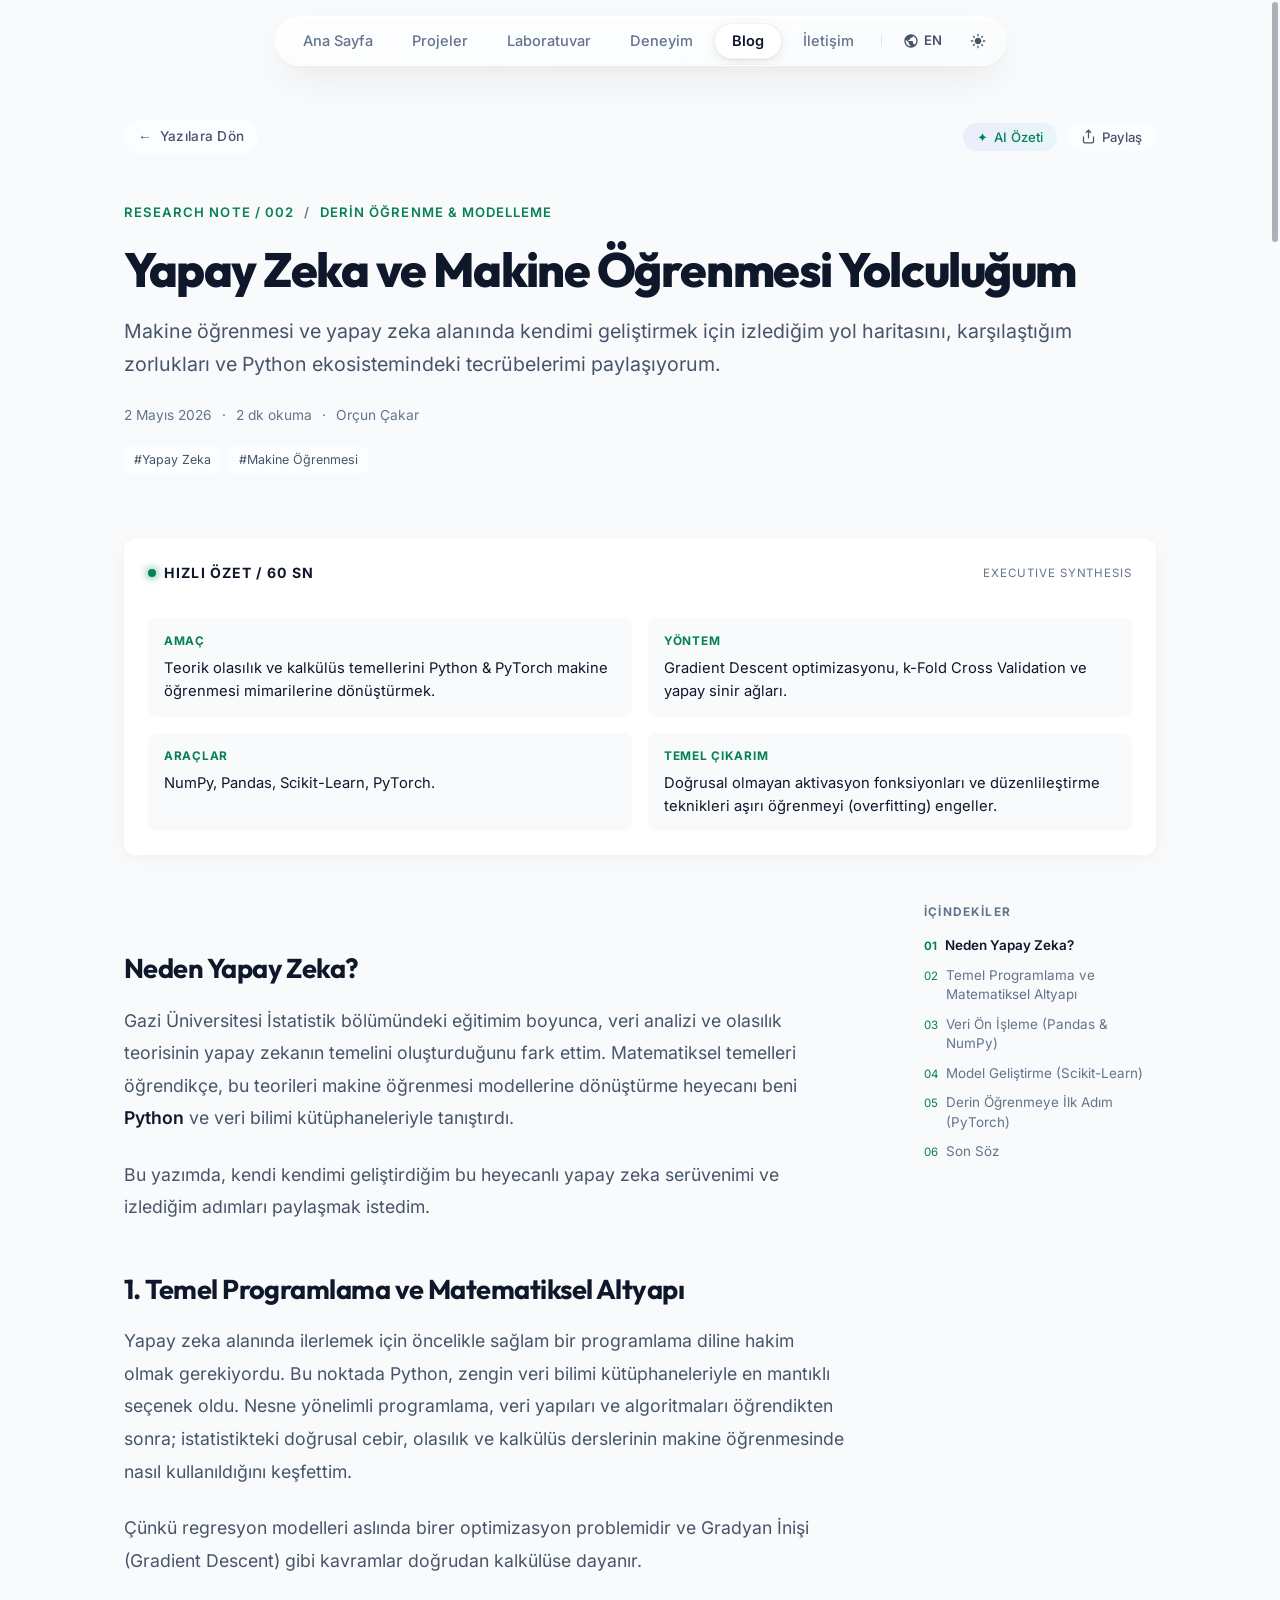
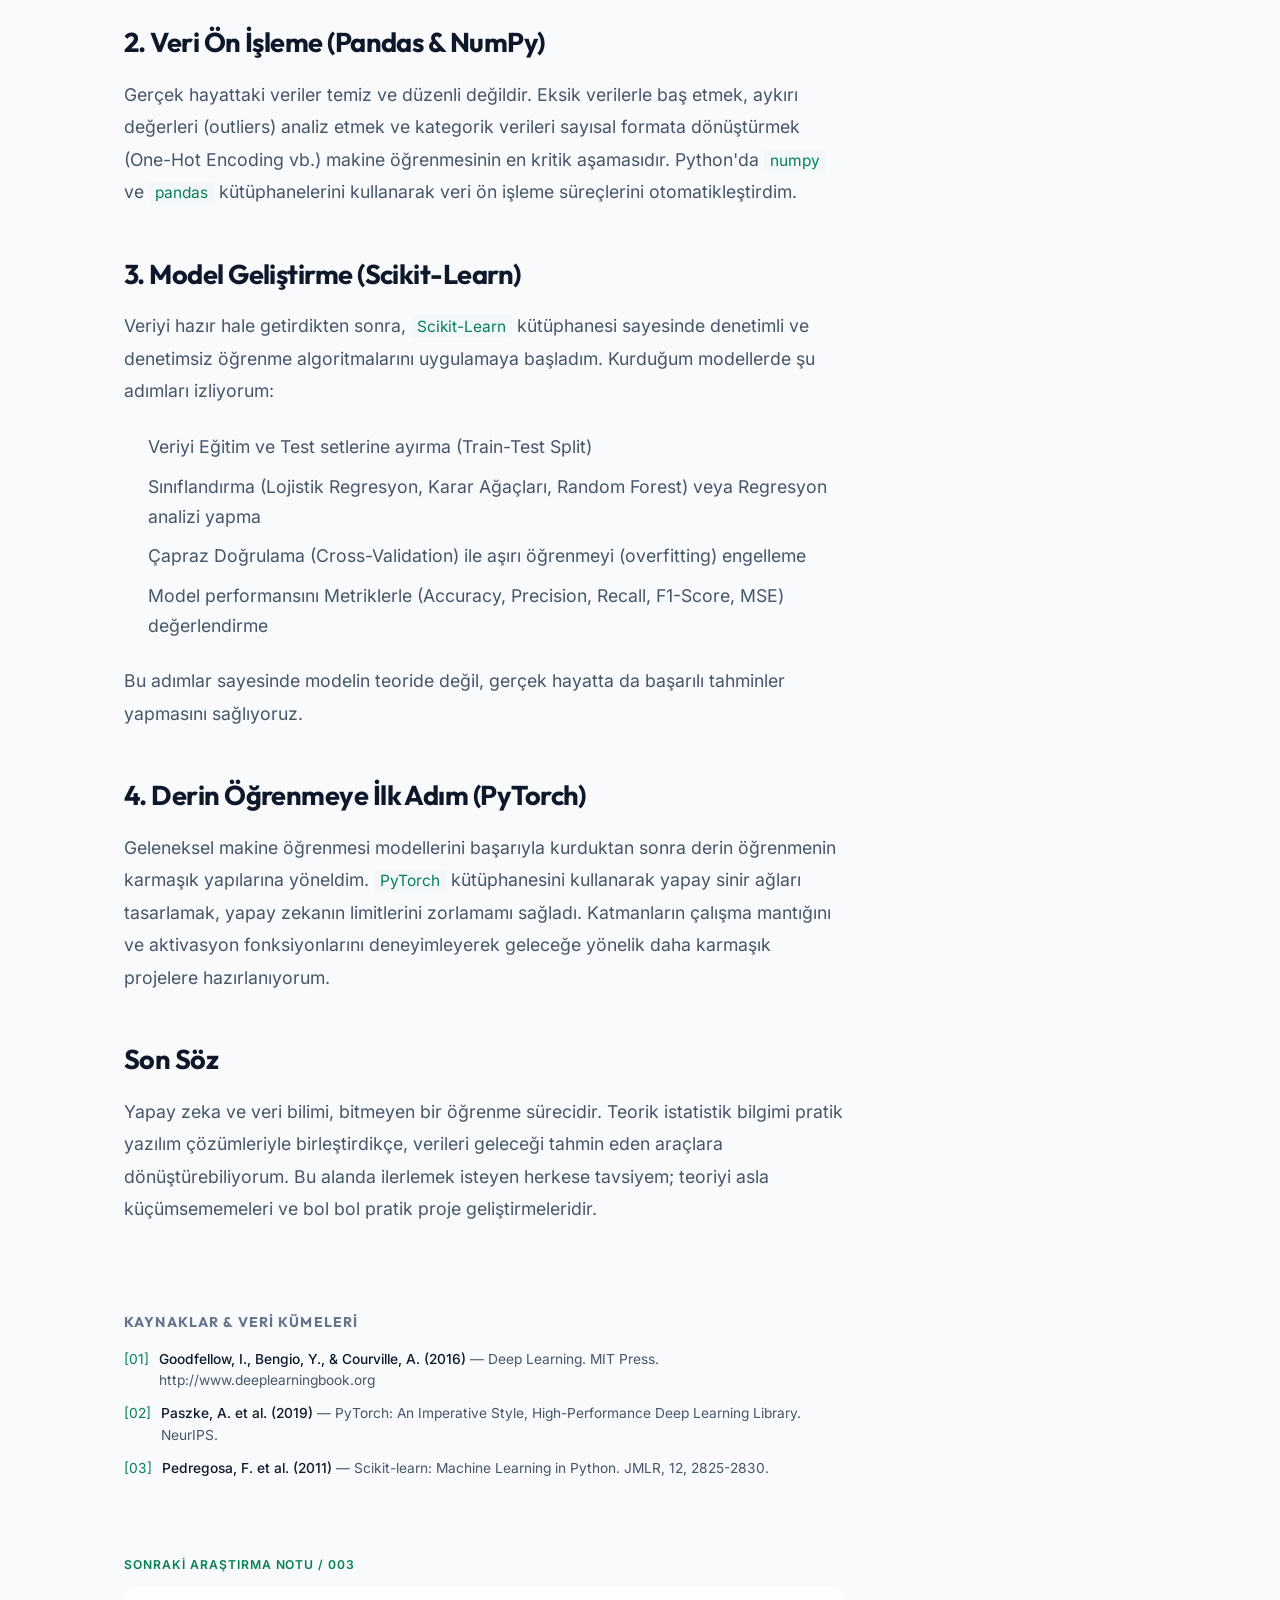
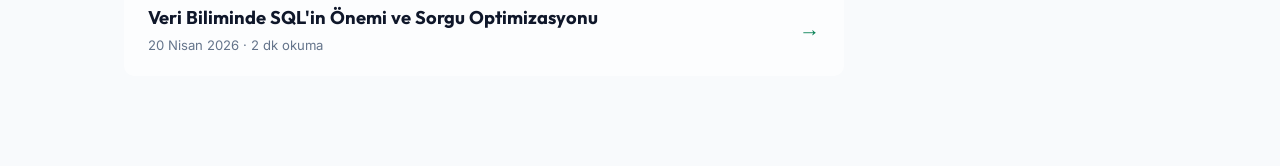
<file: post/ai-journey.html>
<!DOCTYPE html>
<html lang="tr">
<head>
    <meta charset="UTF-8">
    <script>
        (function() {
            try {
                const savedTheme = localStorage.getItem('theme');
                const prefersDark = window.matchMedia && window.matchMedia('(prefers-color-scheme: dark)').matches;
                if (savedTheme === 'light' || (!savedTheme && !prefersDark)) {
                    document.documentElement.classList.add('light-theme');
                } else {
                    document.documentElement.classList.remove('light-theme');
                }
            } catch (e) {}
        })();
    </script>
    <meta name="viewport" content="width=device-width, initial-scale=1.0">
    <script>
        // Eski paylasim linkleri (article.html?id=...) canonical adrese tasinir.
        // post/<slug>.html sayfalari bu sablondan uretildigi icin orada erken cikar.
        (function () {
            try {
                if (/\/post\//.test(location.pathname)) return;
                var id = new URLSearchParams(location.search).get('id');
                if (id && /^[A-Za-z0-9_-]+$/.test(id)) {
                    location.replace('/post/' + id + location.hash);
                }
            } catch (e) {}
        })();
    </script>
    <title id="page-head-title">Yapay Zeka ve Makine Öğrenmesi Yolculuğum | Orçun Çakar</title>

    <meta name="description" id="meta-description" content="Makine öğrenmesi ve yapay zeka alanında kendimi geliştirmek için izlediğim yol haritasını, karşılaştığım zorlukları ve Python ekosistemindeki tecrübelerimi paylaşıyorum.">
    <meta name="keywords" id="meta-keywords" content="Yapay Zeka, Makine Öğrenmesi, Veri Bilimi, İstatistik, Makine Öğrenmesi, Orçun Çakar">
    <meta name="author" content="Orçun Çakar">
    <link rel="canonical" id="meta-canonical" href="https://orcuncakar.com/post/ai-journey">
    <link rel="alternate" type="application/rss+xml" title="Orcun Cakar - Arastirma Notlari" href="/feed.xml">

    <!-- Open Graph (Facebook, LinkedIn, Discord, WhatsApp) -->
    <meta property="og:title" id="og-title" content="Yapay Zeka ve Makine Öğrenmesi Yolculuğum | Orçun Çakar">
    <meta property="og:description" id="og-description" content="Makine öğrenmesi ve yapay zeka alanında kendimi geliştirmek için izlediğim yol haritasını, karşılaştığım zorlukları ve Python ekosistemindeki tecrübelerimi paylaşıyorum.">
    <meta property="og:type" content="article">
    <meta property="og:url" id="og-url" content="https://orcuncakar.com/post/ai-journey">
    <meta property="og:image" id="og-image" content="https://orcuncakar.com/images/hanta_plot_8.png">
    <meta property="og:site_name" content="Orçun Çakar">

    <!-- Twitter Card -->
    <meta name="twitter:card" content="summary_large_image">
    <meta name="twitter:title" id="twitter-title" content="Yapay Zeka ve Makine Öğrenmesi Yolculuğum | Orçun Çakar">
    <meta name="twitter:description" id="twitter-description" content="Makine öğrenmesi ve yapay zeka alanında kendimi geliştirmek için izlediğim yol haritasını, karşılaştığım zorlukları ve Python ekosistemindeki tecrübelerimi paylaşıyorum.">
    <meta name="twitter:image" id="twitter-image" content="https://orcuncakar.com/images/hanta_plot_8.png">

    <!-- Schema.org JSON-LD Structured Data (TechArticle) -->
    <script type="application/ld+json" id="article-schema">
{
  "@context": "https://schema.org",
  "@type": "TechArticle",
  "headline": "Yapay Zeka ve Makine Öğrenmesi Yolculuğum",
  "description": "Makine öğrenmesi ve yapay zeka alanında kendimi geliştirmek için izlediğim yol haritasını, karşılaştığım zorlukları ve Python ekosistemindeki tecrübelerimi paylaşıyorum.",
  "image": "https://orcuncakar.com/images/hanta_plot_8.png",
  "inLanguage": "tr",
  "author": {
    "@type": "Person",
    "name": "Orçun Çakar",
    "jobTitle": "Statistics Student & Data Science / Machine Learning Intern",
    "url": "https://orcuncakar.com"
  },
  "datePublished": "2026-05-02",
  "keywords": "Yapay Zeka, Makine Öğrenmesi, Veri Bilimi, İstatistik, Makine Öğrenmesi, Orçun Çakar",
  "mainEntityOfPage": {
    "@type": "WebPage",
    "@id": "https://orcuncakar.com/post/ai-journey"
  }
}
    </script>

    <!-- Mobile Browser & PWA Support -->
    <meta name="theme-color" content="#0b0f19" id="meta-theme-color">
    <meta name="apple-mobile-web-app-capable" content="yes">
    <meta name="apple-mobile-web-app-status-bar-style" content="black-translucent">
    <meta name="apple-mobile-web-app-title" content="Orçun Çakar">
    <link rel="manifest" href="/manifest-blog.json">
    <link rel="icon" type="image/svg+xml" href="/images/brand/odak-blog.svg">
    <link rel="icon" type="image/png" sizes="32x32" href="/images/brand/odak-blog-32.png">
    <link rel="icon" type="image/png" sizes="16x16" href="/images/brand/odak-blog-16.png">
    <link rel="shortcut icon" href="/images/brand/odak-blog.ico">
    <link rel="apple-touch-icon" sizes="180x180" href="/images/brand/odak-blog-180.png">

    <!-- Google Fonts (Preconnected & Parallel Loading) -->
    <link rel="stylesheet" href="/fonts/fonts.css?v=d57e4d0c138deed5">

    <link rel="stylesheet" href="../style.css?v=131e34d4c0476f73">
    <link rel="stylesheet" href="../article.css?v=1e2fbb2fe025d0fd">
</head>
<body class="article-reading-body">
    <a class="skip-link" href="#article-main" data-translate="skip-link">İçeriğe atla</a>

    <!-- NAVİGASYON BAR -->
    <nav class="navbar" id="main-navbar">
        <div class="navbar-dock" id="navbar-dock">
            <div class="navbar-pill-wrapper" id="navbar-pill-wrapper">
                <!-- Dynamic Island Mini Kapsül Görünümü -->
                <div class="navbar-compact-view" id="navbar-compact-view">
                    <a href="/" class="compact-brand">Orçun</a>
                    <div class="nav-divider"></div>
                    <div class="compact-current-section" id="compact-section-label">
                        <span class="compact-text" data-translate="nav-blog">Blog</span>
                    </div>
                </div>

                <!-- Tam Menü Görünümü -->
                <div class="navbar-full-view" id="navbar-full-view">
                    <ul class="nav-links" id="navbar-links">
                        <li class="nav-indicator-pill" id="nav-indicator-pill" aria-hidden="true"></li>
                        <li><a href="/" class="nav-link" data-translate="nav-home">Ana Sayfa</a></li>
                        <li><a href="/#projects" class="nav-link" data-translate="nav-projects">Projeler</a></li>
                        <li><a href="/#playground" class="nav-link" data-translate="nav-playground">Laboratuvar</a></li>
                        <li><a href="/#timeline" class="nav-link" data-translate="nav-timeline">Deneyim</a></li>
                        <li><a href="/blog" class="nav-link active" data-translate="nav-blog">Blog</a></li>
                        <li><a href="/#contact" class="nav-link" data-translate="nav-contact">İletişim</a></li>
                    </ul>
                    
                    <div class="nav-divider"></div>
                    
                    <div class="nav-actions">
                        <button class="lang-toggle-btn" id="lang-toggle" aria-label="Dili Değiştir / Change Language">
                            <svg viewBox="0 0 24 24" width="16" height="16">
                                <path d="M12 2C6.48 2 2 6.48 2 12s4.48 10 10 10 10-4.48 10-10S17.52 2 12 2zm-1 17.93c-3.95-.49-7-3.85-7-7.93 0-.62.08-1.21.21-1.79L9 15v1c0 1.1.9 2 2 2v1.93zm6.9-2.53c-.26-.81-1-1.4-1.9-1.4h-1v-3c0-.55-.45-1-1-1h-6v-2h2c.55 0 1-.45 1-1V7h2c1.1 0 2-.9 2-2v-.41c2.93 1.19 5 4.06 5 7.41 0 2.08-.8 3.97-2.1 5.39z" fill="currentColor"/>
                            </svg>
                            <span class="lang-text">EN</span>
                        </button>
                        
                        <button class="theme-toggle-btn" id="theme-toggle" aria-label="Temayı Değiştir">
                            <svg class="sun-icon" viewBox="0 0 24 24">
                                <path d="M12 7c-2.76 0-5 2.24-5 5s2.24 5 5 5 5-2.24 5-5-2.24-5-5-5zM2 13h2c.55 0 1-.45 1-1s-.45-1-1-1H2c-.55 0-1 .45-1 1s.45 1 1 1zm18 0h2c.55 0 1-.45 1-1s-.45-1-1-1h-2c-.55 0-1 .45-1 1s.45 1 1 1zM11 2v2c0 .55.45 1 1 1s1-.45 1-1V2c0-.55-.45-1-1-1s-1 .45-1 1zm0 18v2c0 .55.45 1 1 1s1-.45 1-1v-2c0-.55-.45-1-1-1s-1 .45-1 1zM5.99 4.58c-.39-.39-1.03-.39-1.41 0s-.39 1.03 0 1.41l1.06 1.06c.39.39 1.03.39 1.41 0s.39-1.03 0-1.41L5.99 4.58zm12.37 12.37c-.39-.39-1.03-.39-1.41 0s-.39 1.03 0 1.41l1.06 1.06c.39.39 1.03.39 1.41 0s.39-1.03 0-1.41l-1.06-1.06zm1.06-10.96c.39-.39.39-1.03 0-1.41s-1.03-.39-1.41 0l-1.06 1.06c-.39.39-.39 1.03 0 1.41s1.03.39 1.41 0l1.06-1.06zM7.05 18.01c.39-.39.39-1.03 0-1.41s-1.03-.39-1.41 0l-1.06 1.06c-.39.39-.39 1.03 0 1.41s1.03.39 1.41 0l1.06-1.06z"/>
                            </svg>
                            <svg class="moon-icon" viewBox="0 0 24 24">
                                <path d="M21 12.79A9 9 0 1 1 11.21 3 7 7 0 0 0 21 12.79z"/>
                            </svg>
                        </button>

                        <button type="button" class="hamburger" id="mobile-menu-btn" aria-label="Menüyü Aç" aria-controls="navbar-links" aria-expanded="false">
                            <span></span>
                            <span></span>
                            <span></span>
                        </button>
                    </div>
                </div>
            </div>

            <!-- Bağımsız Ayrı Yüzde Uydu Hapı -->
            <div class="navbar-percent-pill" id="navbar-percent-pill" aria-label="Sayfa İlerleme Yüzdesi">
                <span id="compact-scroll-percent">0%</span>
            </div>
        </div>
    </nav>

    <!-- SAYFA İÇERİK KAPSAYICISI / PAGE CONTENT WRAPPER -->
    <div class="page-content-wrapper" id="page-content-wrapper">

        <!-- MAIN ARTICLE CONTAINER -->
        <main class="article-main-container" id="article-main">
            <div class="container article-shell">

                <!-- 0. EDITORIAL TOP ACTION BAR -->
                <div class="article-editorial-action-bar">
                    <a href="/blog" class="article-back-link font-mono" id="article-back-btn">
                        <span class="back-arrow">←</span>
                        <span data-translate="article-back">Yazılara Dön</span>
                    </a>

                    <div class="article-toolbar-actions">
                        <button class="article-toolbar-btn toc-btn font-mono" id="article-mobile-toc-btn" aria-label="İçindekiler" aria-expanded="false" aria-controls="mobile-toc-sheet">
                            <svg viewBox="0 0 24 24" width="15" height="15" fill="none" stroke="currentColor" stroke-width="2">
                                <line x1="8" y1="6" x2="21" y2="6"/>
                                <line x1="8" y1="12" x2="21" y2="12"/>
                                <line x1="8" y1="18" x2="21" y2="18"/>
                                <line x1="3" y1="6" x2="3.01" y2="6"/>
                                <line x1="3" y1="12" x2="3.01" y2="12"/>
                                <line x1="3" y1="18" x2="3.01" y2="18"/>
                            </svg>
                            <span data-translate="article-toc-btn">İçindekiler</span>
                        </button>

                        <button class="article-toolbar-btn ai-btn font-mono" id="article-ai-btn" aria-label="Yapay Zeka Özeti" aria-expanded="false" aria-controls="article-ai-sidecar">
                            <span class="ai-sparkle-dot">✦</span>
                            <span data-translate="blog-ai-btn-text">AI Özeti</span>
                        </button>

                        <button class="article-toolbar-btn share-btn font-mono" id="article-share-btn" title="Bağlantıyı Kopyala" aria-label="Paylaş">
                            <svg class="share-icon-default" viewBox="0 0 24 24" width="15" height="15" fill="none" stroke="currentColor" stroke-width="2">
                                <path d="M4 12v8a2 2 0 0 0 2 2h12a2 2 0 0 0 2-2v-8"/>
                                <polyline points="16 6 12 2 8 6"/>
                                <line x1="12" y1="2" x2="12" y2="15"/>
                            </svg>
                            <svg class="share-icon-copied" viewBox="0 0 24 24" width="15" height="15" fill="none" stroke="currentColor" stroke-width="2">
                                <polyline points="20 6 9 17 4 12"/>
                            </svg>
                            <span class="share-btn-text" data-translate="article-share">Paylaş</span>
                        </button>
                    </div>
                </div>

                <!-- 1. EDITORIAL ARTICLE HEADER -->
                <header class="article-header" id="article-header">
                    <div class="article-header-meta-top font-mono">
                        <span class="article-note-num" id="article-note-num">RESEARCH NOTE / 002</span>
                        <span class="meta-sep">/</span>
                        <span class="article-cat-badge" id="article-cat-badge">DERİN ÖĞRENME &amp; MODELLEME</span>
                    </div>

                    <h1 class="article-heading-title" id="article-title">Yapay Zeka ve Makine Öğrenmesi Yolculuğum</h1>

                    <p class="article-lead-excerpt" id="article-subtitle">Makine öğrenmesi ve yapay zeka alanında kendimi geliştirmek için izlediğim yol haritasını, karşılaştığım zorlukları ve Python ekosistemindeki tecrübelerimi paylaşıyorum.</p>

                    <div class="article-header-meta-bottom font-mono">
                        <span id="article-date">2 Mayıs 2026</span>
                        <span class="meta-dot">·</span>
                        <span id="article-readtime">2 dk okuma</span>
                        <span class="meta-dot">·</span>
                        <span class="author-label" data-translate="article-author">Orçun Çakar</span>
                    </div>

                    <div class="article-tags-cluster font-mono" id="article-tags"><span class="article-topic-tag">#Yapay Zeka</span><span class="article-topic-tag">#Makine Öğrenmesi</span></div>
                </header>

                <!-- 2. STRUCTURED QUICK READ / 60 SECONDS -->
                <section class="article-quick-read" id="article-quick-read">
                    <div class="quick-read-banner font-mono">
                        <div class="quick-read-badge-group">
                            <span class="quick-read-indicator-dot"></span>
                            <span class="quick-read-title" data-translate="article-quick-read-title">HIZLI ÖZET / 60 SN</span>
                        </div>
                        <span class="quick-read-tag font-mono">EXECUTIVE SYNTHESIS</span>
                    </div>

                    <div class="quick-read-grid" id="quick-read-grid">
                        <!-- JS ile yapılandırılmış Amaç, Veri, Model, Sonuç maddeleri -->
                    </div>
                </section>

                <!-- 3. ARTICLE BODY & TWO-COLUMN LAYOUT (DESKTOP RAIL + MAIN TEXT) -->
                <div class="article-layout-grid">
                    
                    <!-- MAIN READING COLUMN (MAX 740px) -->
                    <article class="article-content-column">
                        <div class="article-prose-content" id="article-body-content">
<h2>Neden Yapay Zeka?</h2><p>Gazi Üniversitesi İstatistik bölümündeki eğitimim boyunca, veri analizi ve olasılık teorisinin yapay zekanın temelini oluşturduğunu fark ettim. Matematiksel temelleri öğrendikçe, bu teorileri makine öğrenmesi modellerine dönüştürme heyecanı beni <strong>Python</strong> ve veri bilimi kütüphaneleriyle tanıştırdı.</p><p>Bu yazımda, kendi kendimi geliştirdiğim bu heyecanlı yapay zeka serüvenimi ve izlediğim adımları paylaşmak istedim.</p><h2 id="ai-math">1. Temel Programlama ve Matematiksel Altyapı</h2><p>Yapay zeka alanında ilerlemek için öncelikle sağlam bir programlama diline hakim olmak gerekiyordu. Bu noktada Python, zengin veri bilimi kütüphaneleriyle en mantıklı seçenek oldu. Nesne yönelimli programlama, veri yapıları ve algoritmaları öğrendikten sonra; istatistikteki doğrusal cebir, olasılık ve kalkülüs derslerinin makine öğrenmesinde nasıl kullanıldığını keşfettim.</p><p>Çünkü regresyon modelleri aslında birer optimizasyon problemidir ve Gradyan İnişi (Gradient Descent) gibi kavramlar doğrudan kalkülüse dayanır.</p><h2 id="ai-preprocessing">2. Veri Ön İşleme (Pandas & NumPy)</h2><p>Gerçek hayattaki veriler temiz ve düzenli değildir. Eksik verilerle baş etmek, aykırı değerleri (outliers) analiz etmek ve kategorik verileri sayısal formata dönüştürmek (One-Hot Encoding vb.) makine öğrenmesinin en kritik aşamasıdır. Python'da <code>numpy</code> ve <code>pandas</code> kütüphanelerini kullanarak veri ön işleme süreçlerini otomatikleştirdim.</p><h2 id="ai-validation">3. Model Geliştirme (Scikit-Learn)</h2><p>Veriyi hazır hale getirdikten sonra, <code>Scikit-Learn</code> kütüphanesi sayesinde denetimli ve denetimsiz öğrenme algoritmalarını uygulamaya başladım. Kurduğum modellerde şu adımları izliyorum:</p><ul><li>Veriyi Eğitim ve Test setlerine ayırma (Train-Test Split)</li><li>Sınıflandırma (Lojistik Regresyon, Karar Ağaçları, Random Forest) veya Regresyon analizi yapma</li><li>Çapraz Doğrulama (Cross-Validation) ile aşırı öğrenmeyi (overfitting) engelleme</li><li>Model performansını Metriklerle (Accuracy, Precision, Recall, F1-Score, MSE) değerlendirme</li></ul><p>Bu adımlar sayesinde modelin teoride değil, gerçek hayatta da başarılı tahminler yapmasını sağlıyoruz.</p><h2 id="ai-deeplearning">4. Derin Öğrenmeye İlk Adım (PyTorch)</h2><p>Geleneksel makine öğrenmesi modellerini başarıyla kurduktan sonra derin öğrenmenin karmaşık yapılarına yöneldim. <code>PyTorch</code> kütüphanesini kullanarak yapay sinir ağları tasarlamak, yapay zekanın limitlerini zorlamamı sağladı. Katmanların çalışma mantığını ve aktivasyon fonksiyonlarını deneyimleyerek geleceğe yönelik daha karmaşık projelere hazırlanıyorum.</p><h2>Son Söz</h2><p>Yapay zeka ve veri bilimi, bitmeyen bir öğrenme sürecidir. Teorik istatistik bilgimi pratik yazılım çözümleriyle birleştirdikçe, verileri geleceği tahmin eden araçlara dönüştürebiliyorum. Bu alanda ilerlemek isteyen herkese tavsiyem; teoriyi asla küçümsememeleri ve bol bol pratik proje geliştirmeleridir.</p>
                        </div>

                        <!-- 4. ACADEMIC REFERENCES SECTION -->
                        <section class="article-references-section" id="article-references">
                            <h3 class="references-heading font-mono" data-translate="article-references-title">KAYNAKLAR & VERİ KÜMELERİ</h3>
                            <ol class="references-list font-mono" id="references-list">
                                <!-- Dinamik kaynaklar eklenecek -->
                            </ol>
                        </section>

                        <!-- 5. NEXT RESEARCH NOTE FOOTER -->
                        <section class="article-next-navigation" id="article-next-footer">
                            <div class="next-nav-label font-mono" id="next-nav-label">SONRAKİ ARAŞTIRMA NOTU / 001</div>
                            <a href="#" class="next-nav-card" id="next-nav-card">
                                <div class="next-card-text">
                                    <h4 class="next-card-title" id="next-post-title">...</h4>
                                    <p class="next-card-meta font-mono" id="next-post-meta">...</p>
                                </div>
                                <div class="next-card-arrow font-mono">→</div>
                            </a>
                        </section>
                    </article>

                    <!-- STICKY TABLE OF CONTENTS RAIL (DESKTOP) -->
                    <aside class="article-toc-rail" id="article-toc-rail">
                        <div class="toc-rail-inner">
                            <div class="toc-rail-header font-mono" data-translate="article-toc-title">İÇİNDEKİLER</div>
                            <nav class="toc-rail-nav" aria-label="İçindekiler">
                                <ul class="toc-rail-list font-mono" id="toc-rail-list">
                                    <!-- JS ile dinamik numaralı editoryal liste -->
                                </ul>
                            </nav>
                        </div>
                    </aside>

                </div>

            </div>
        </main>

    </div>

    <!-- 6. FLOATING AI RESEARCH SIDECAR (NON-BLOCKING ASSISTANT) -->
    <aside class="article-ai-sidecar" id="article-ai-sidecar" role="region" aria-label="Yapay Zeka Araştırma Asistanı">
        <div class="ai-sidecar-header">
            <div class="ai-sidecar-title-group">
                <span class="ai-sidecar-sparkle" id="ai-sidecar-sparkle">✦</span>
                <div class="ai-sidecar-headings">
                    <span class="ai-sidecar-main-title font-mono" id="ai-sidecar-title" data-translate="blog-ai-title">YAPAY ZEKÂ ÖZETİ</span>
                    <span class="ai-sidecar-meta font-mono" id="ai-sidecar-meta" data-translate="article-ai-readtime">~45 saniyede oku</span>
                </div>
            </div>
            <button class="ai-sidecar-close-btn" id="article-ai-close-btn" aria-label="Kapat">✕</button>
        </div>

        <!-- DECORATIVE SYNTHESIS LINE (SINGLE SWEEP LIGHT) -->
        <div class="ai-synthesis-line" id="ai-synthesis-line" aria-hidden="true">
            <div class="synthesis-sweep-light"></div>
        </div>

        <div class="ai-sidecar-body">
            <!-- TAB 1: ANA BULGULAR (3 STRUCTURED BULLETS + MAKALEDE GÖR) -->
            <div class="ai-tab-pane active" id="ai-pane-findings">
                <div class="ai-findings-section-header font-mono" id="ai-findings-badge" data-translate="ai-findings-label">
                    3 ANA BULGU
                </div>
                <div class="ai-findings-list" id="ai-findings-list">
                    <!-- JS ile dinamik doldurulur -->
                </div>
            </div>

            <!-- TAB 2: METODOLOJİ -->
            <div class="ai-tab-pane" id="ai-pane-methodology">
                <div class="ai-distilled-card font-mono" id="ai-methodology-content"></div>
            </div>

            <!-- TAB 3: SONUÇ -->
            <div class="ai-tab-pane" id="ai-pane-conclusion">
                <div class="ai-distilled-card font-mono" id="ai-conclusion-content"></div>
            </div>
        </div>

        <!-- MINIMAL EDITORIAL TABS -->
        <div class="ai-sidecar-tabs font-mono" id="ai-sidecar-tabs">
            <button class="ai-tab-btn active" data-tab="findings" data-translate="ai-tab-findings">Ana Bulgular</button>
            <span class="ai-tab-dot">·</span>
            <button class="ai-tab-btn" data-tab="methodology" data-translate="ai-tab-methodology">Metodoloji</button>
            <span class="ai-tab-dot">·</span>
            <button class="ai-tab-btn" data-tab="conclusion" data-translate="ai-tab-conclusion">Sonuç</button>
        </div>

        <div class="ai-sidecar-footer font-mono">
            <span data-translate="ai-sidecar-disclaimer">AI tarafından oluşturulan özet · Makale içeriğine dayanır</span>
        </div>
    </aside>

    <!-- MOBILE TOC BOTTOM SHEET (MOBİL İÇİNDEKİLER PANELİ) -->
    <div class="mobile-toc-sheet" id="mobile-toc-sheet" role="dialog" aria-modal="true" aria-label="İçindekiler">
        <div class="mobile-toc-backdrop" id="mobile-toc-backdrop"></div>
        <div class="mobile-toc-panel">
            <div class="mobile-toc-header font-mono">
                <span data-translate="article-toc-title">İÇİNDEKİLER</span>
                <button class="mobile-toc-close" id="mobile-toc-close" aria-label="Kapat">✕</button>
            </div>
            <ul class="mobile-toc-list font-mono" id="mobile-toc-list">
                <!-- JS ile yüklenecek liste -->
            </ul>
        </div>
    </div>

    <!-- SCROLL TO TOP BUTON -->
    <button class="scroll-top-btn" id="scroll-to-top" aria-label="Sayfanın En Üstüne Çık" data-translate-aria-label="scroll-top-label">
        <svg viewBox="0 0 16 16" width="16" height="16" fill="none" stroke="currentColor" stroke-width="2" stroke-linecap="round" stroke-linejoin="round" aria-hidden="true"><path d="M8 13V4M4 8L8 4L12 8"/></svg>
    </button>

    <!-- SCRIPTLER -->
    <script src="../translations.js?v=ce06090d26c180e6" defer></script>
    <script src="../posts-data.js?v=9eb1afe564238710" defer></script>
    <script src="../site-shell.js?v=74548cae366c82b6" defer></script>
    <script src="../article.js?v=bc64fa1477ec09a1" defer></script>
</body>
</html>
</file>
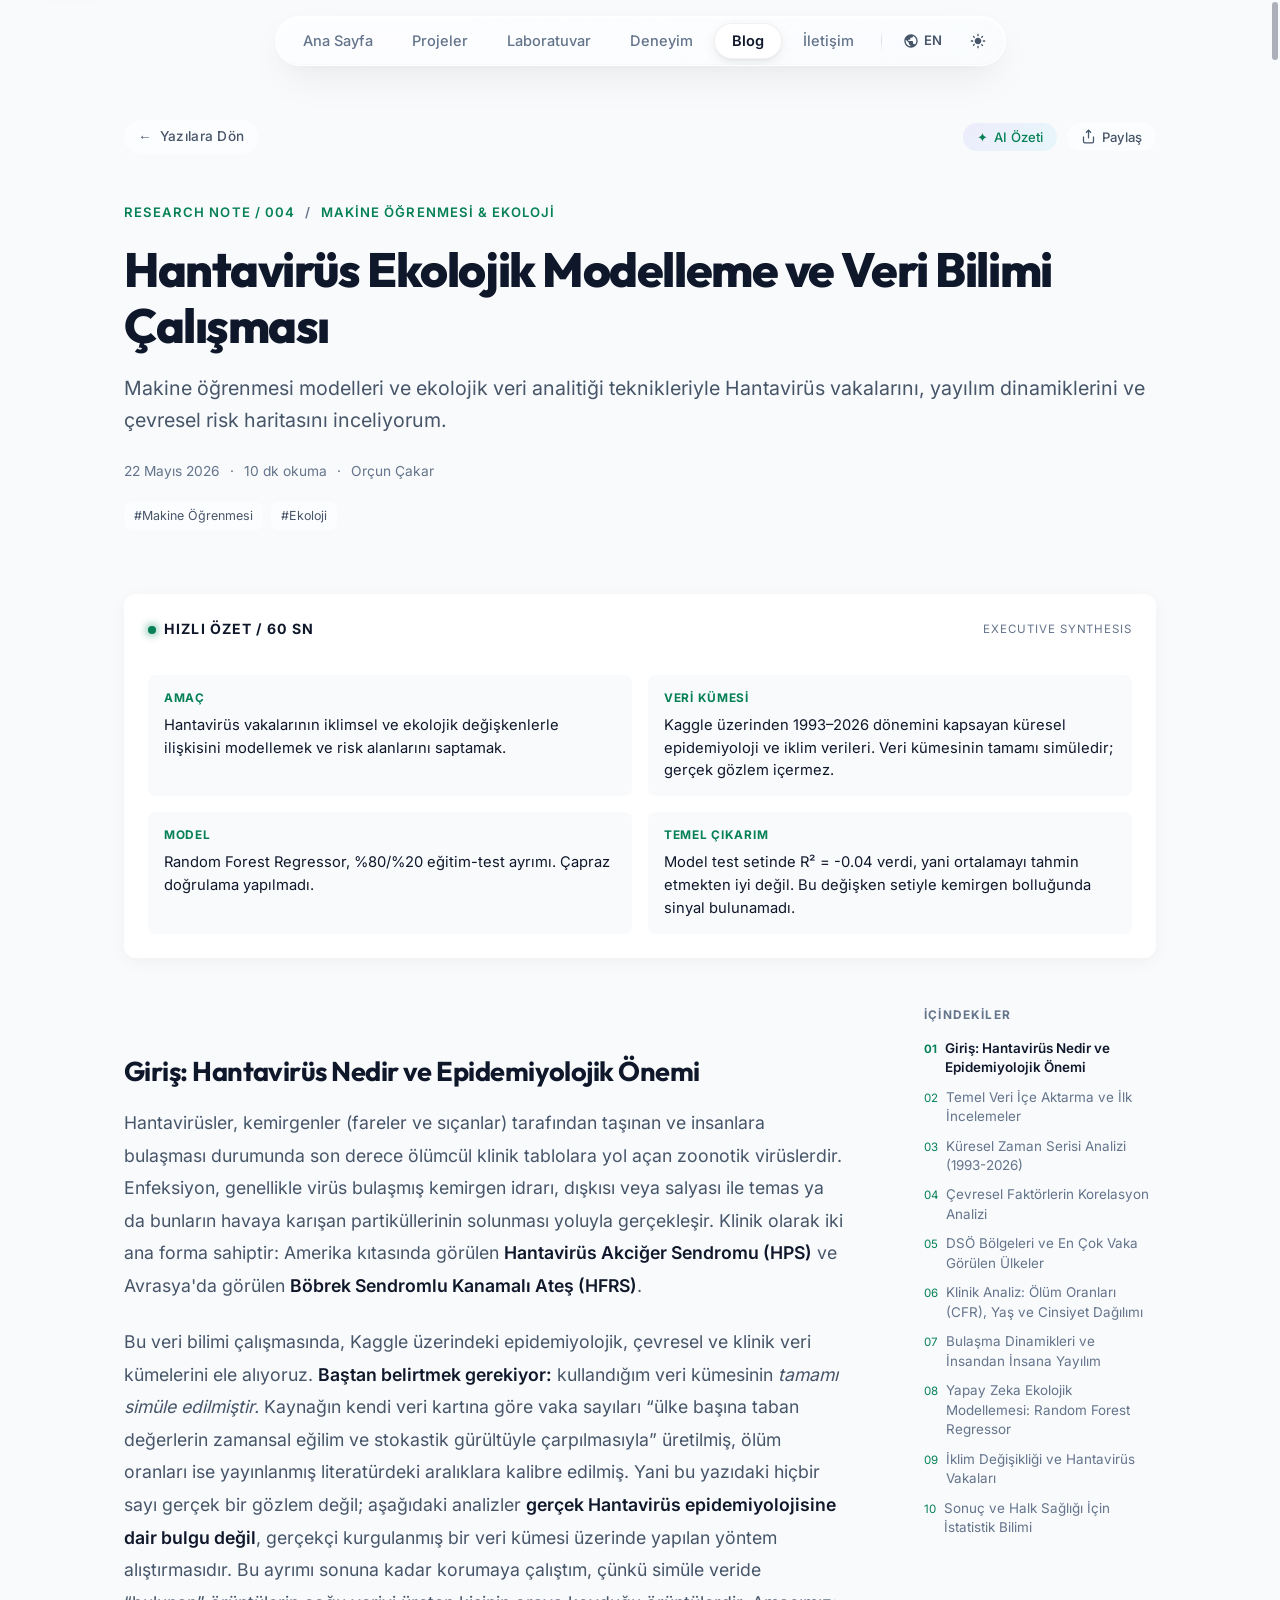
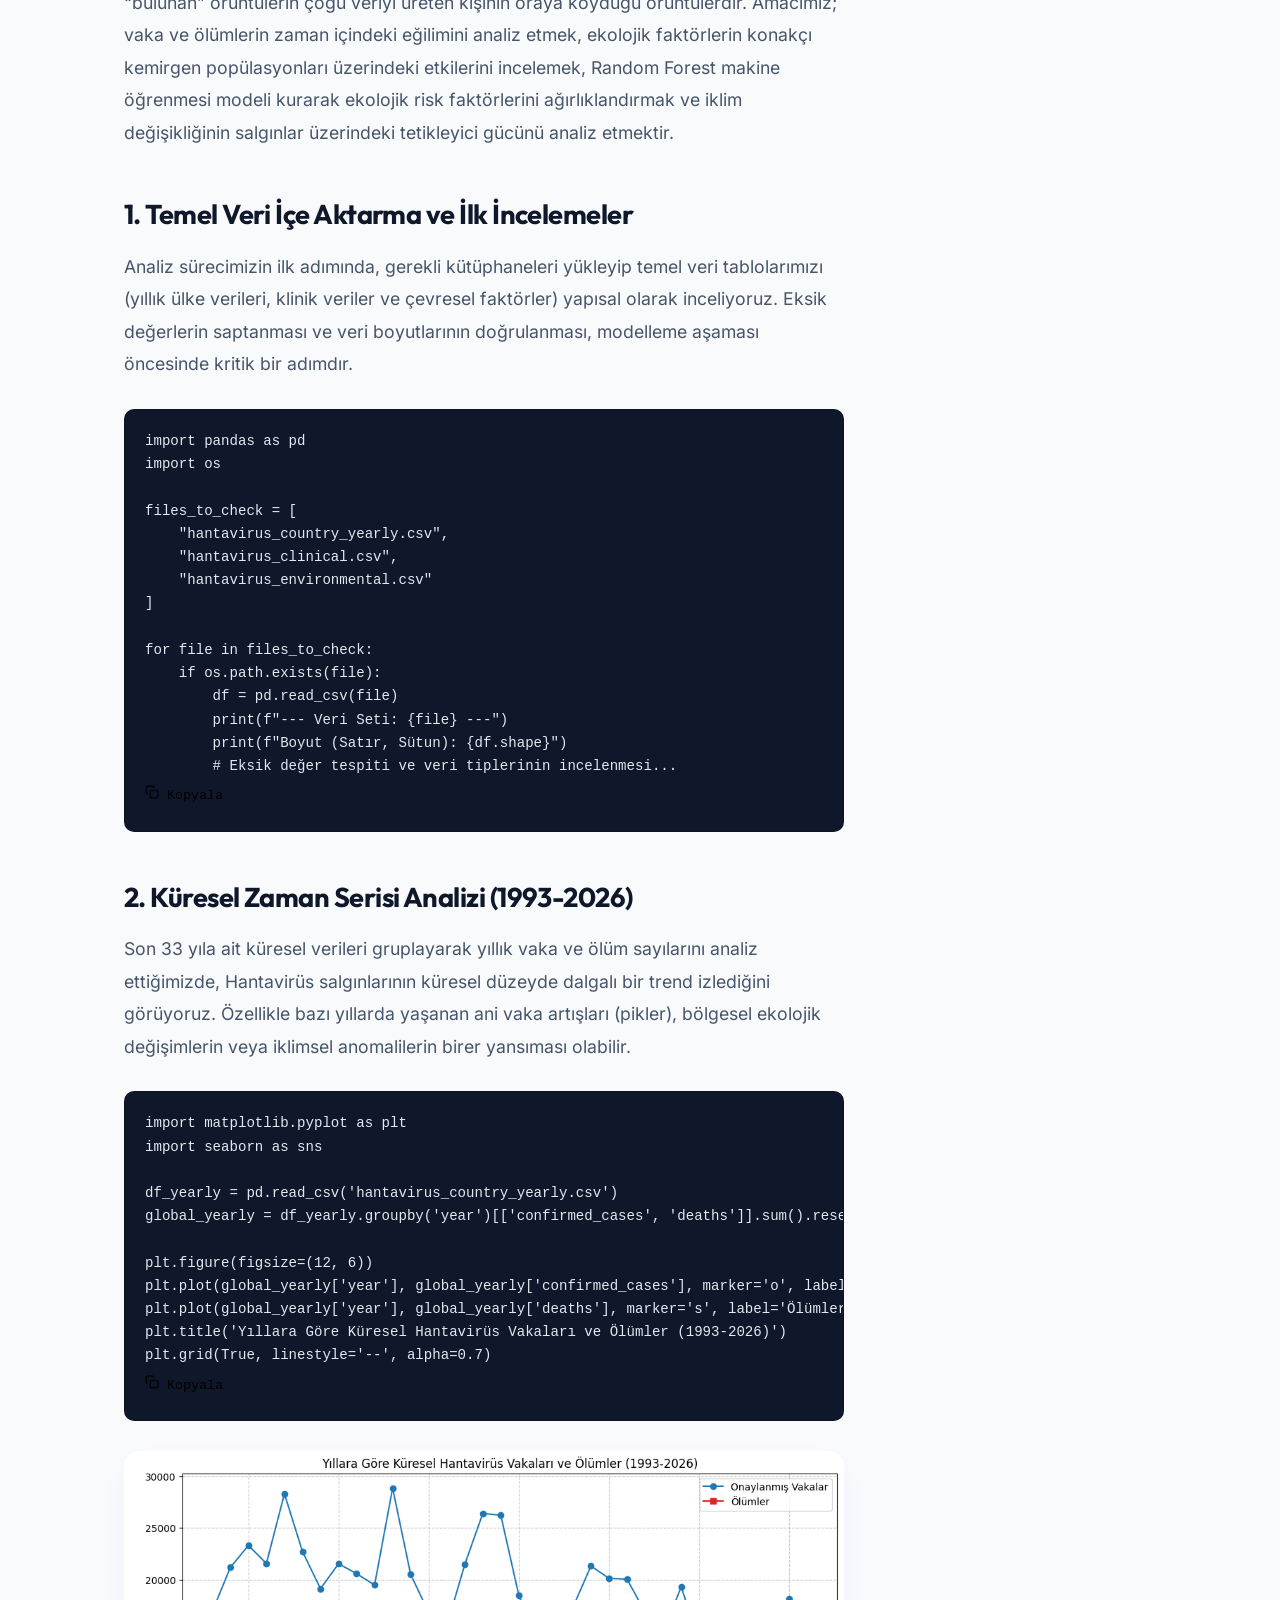
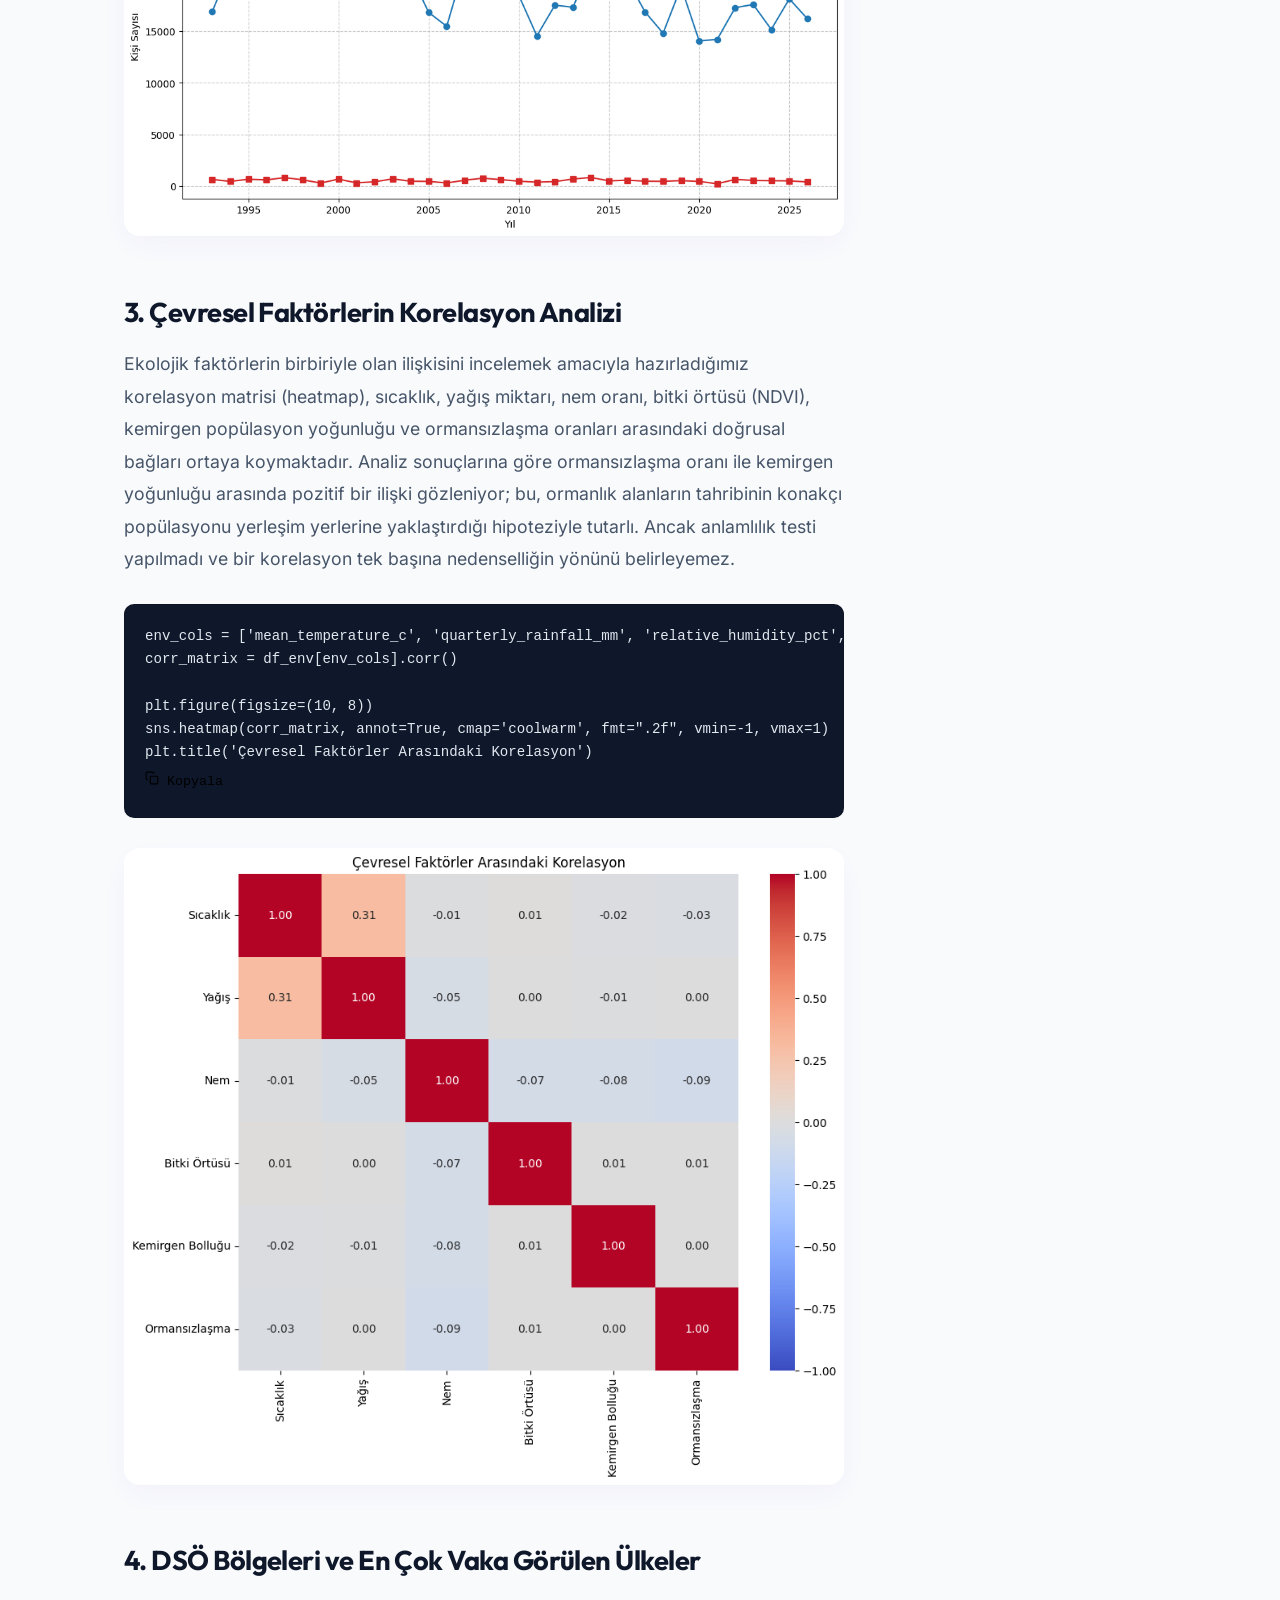
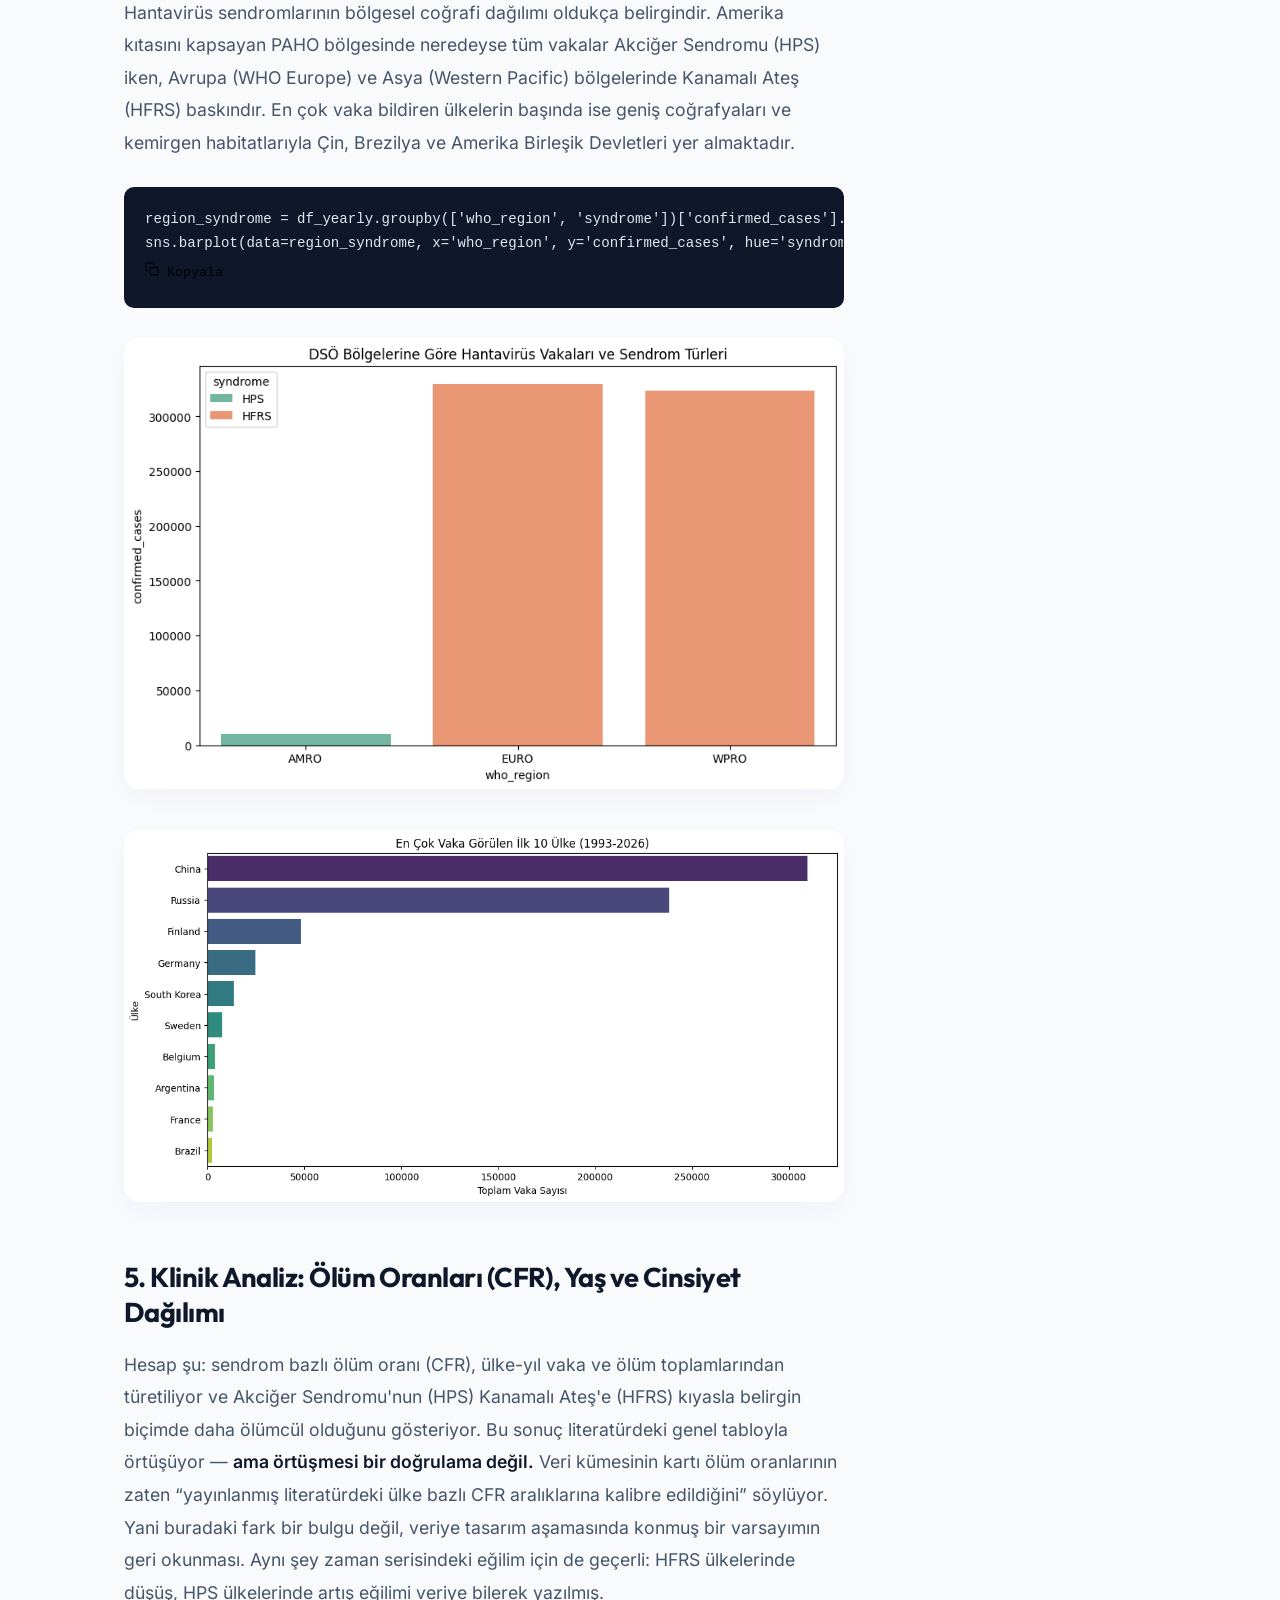
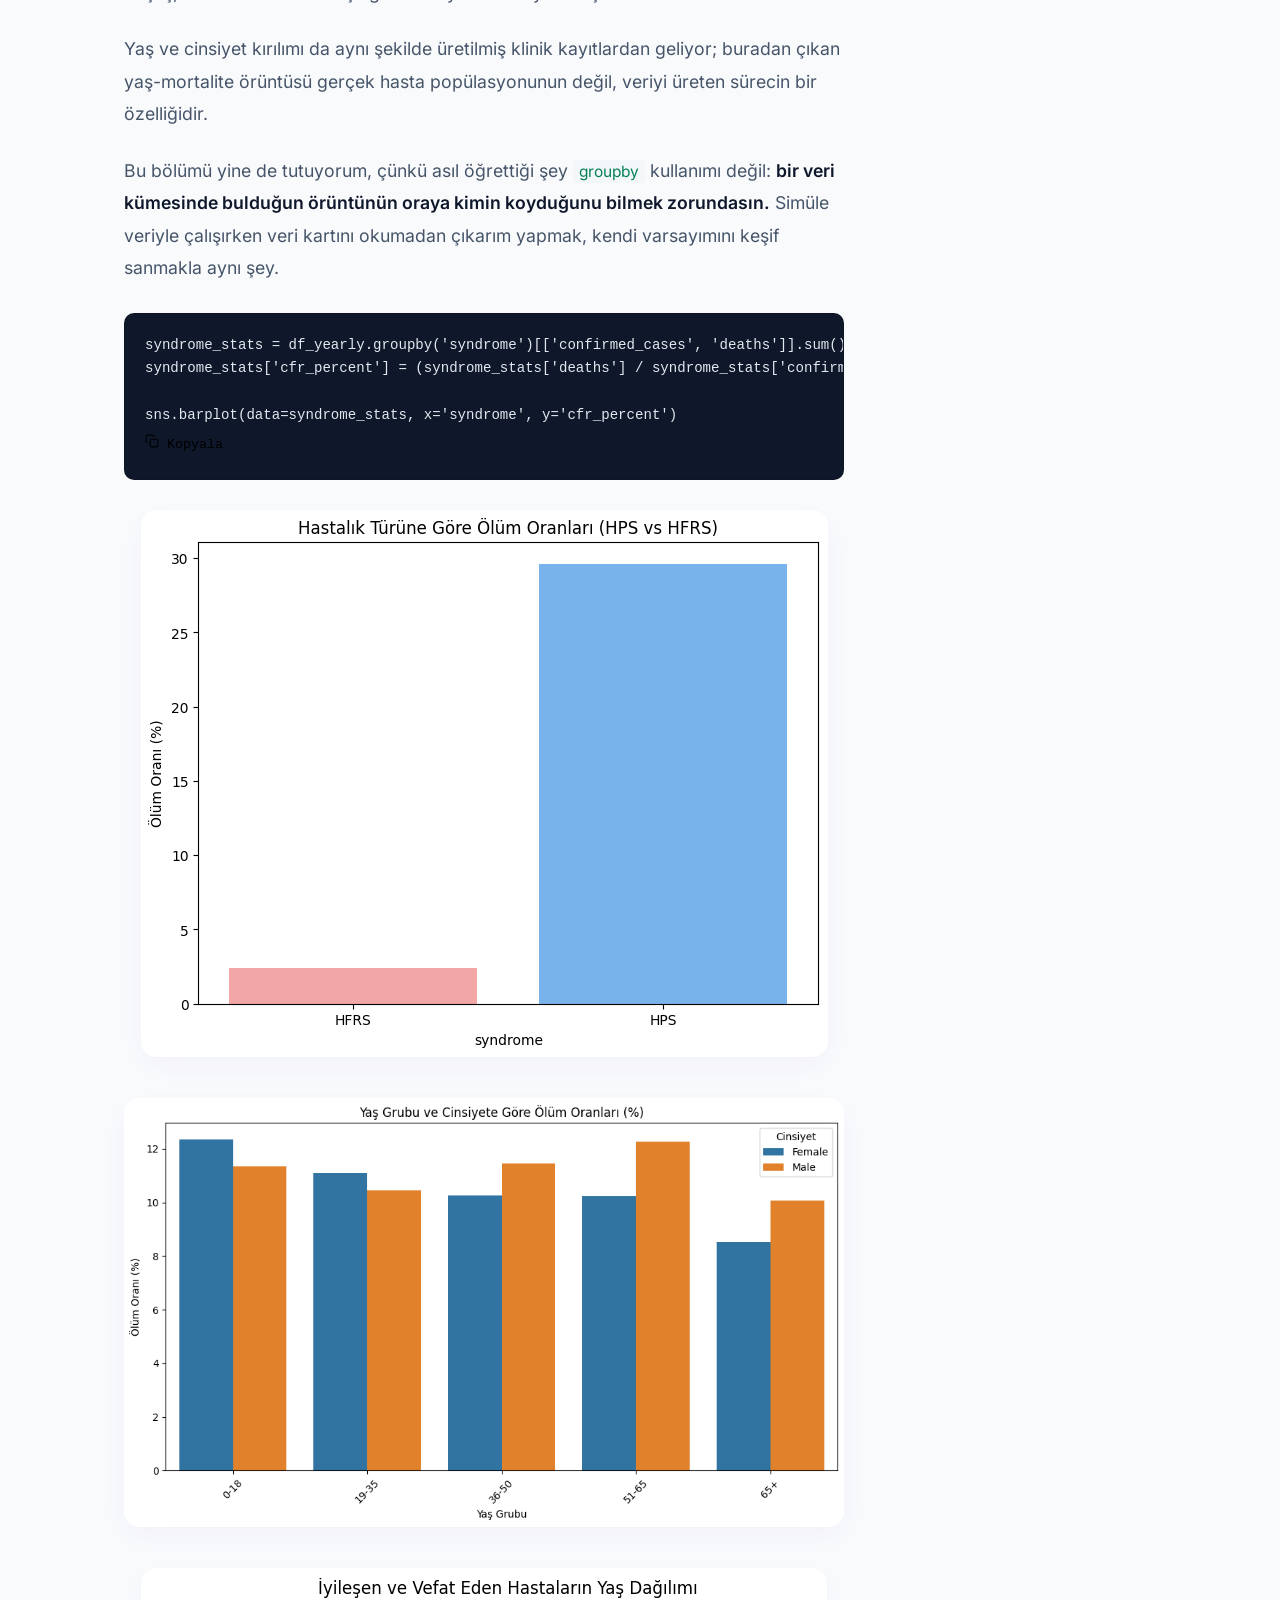
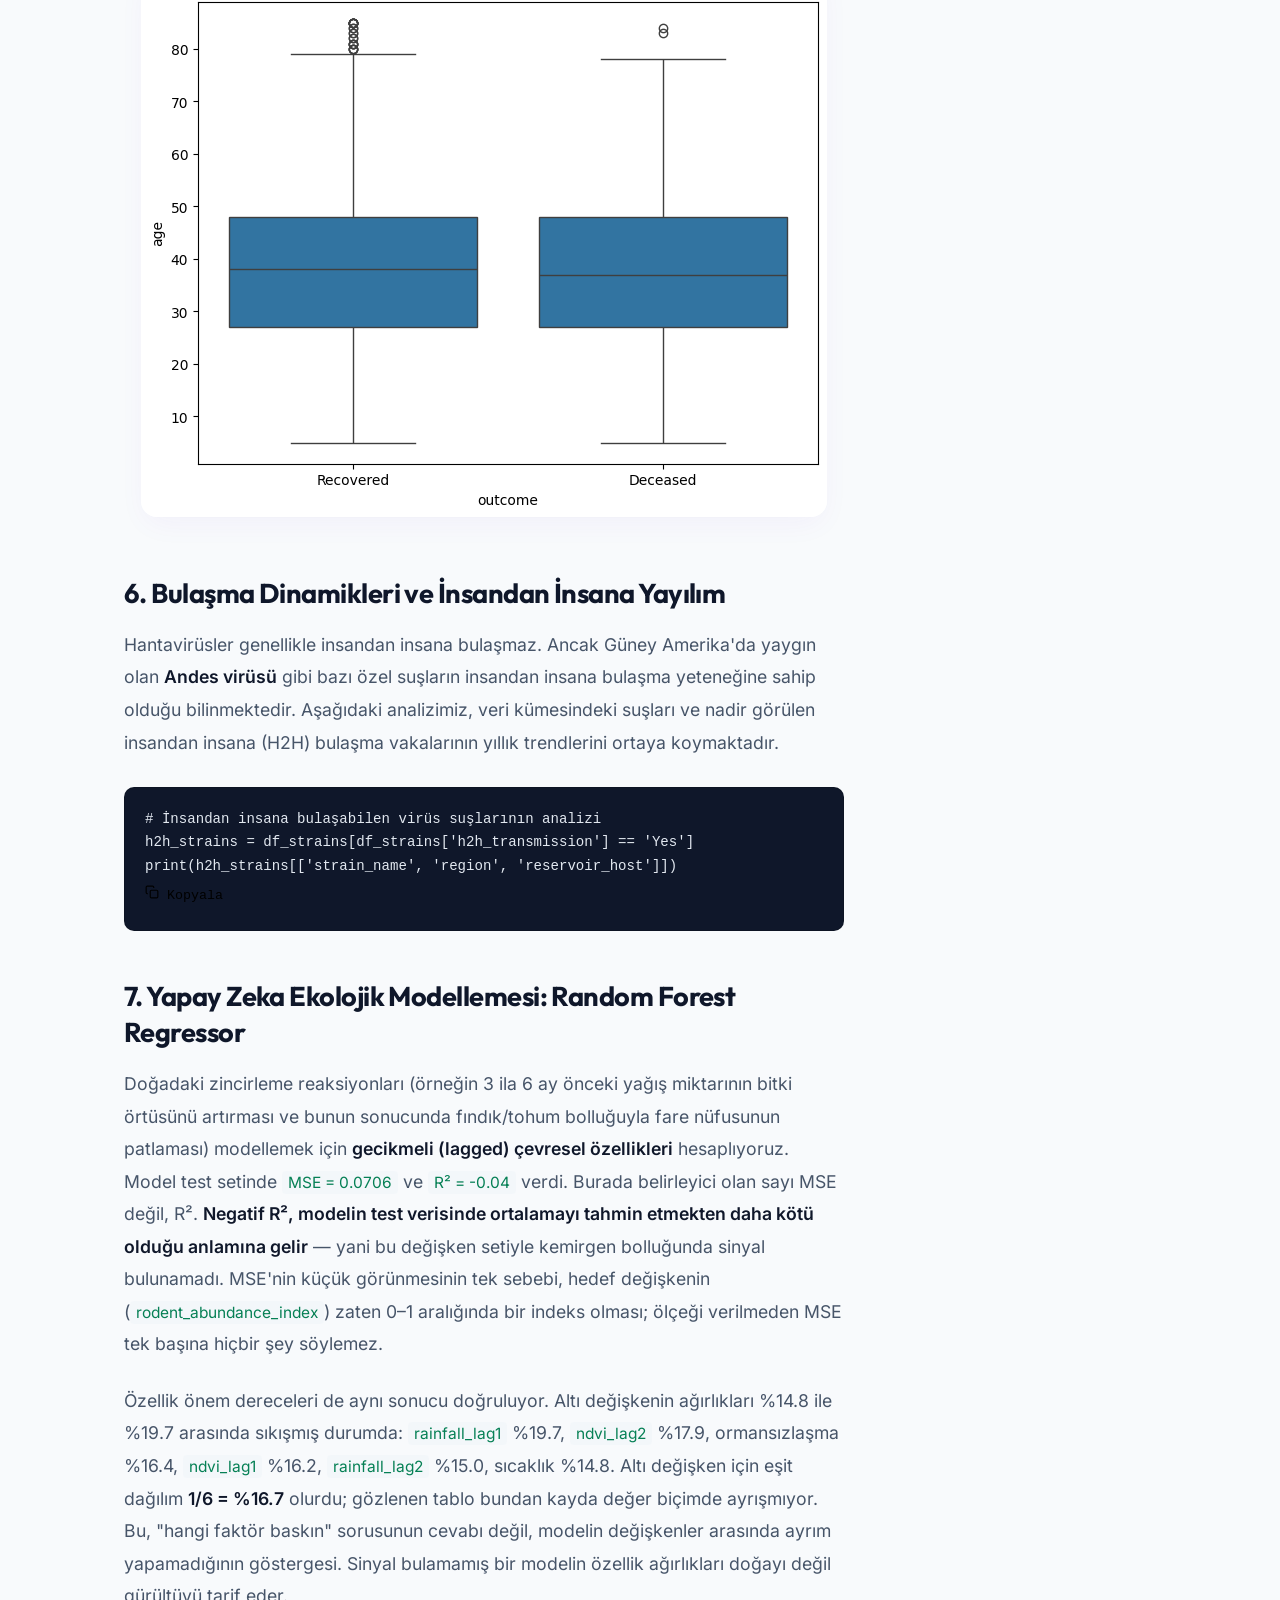
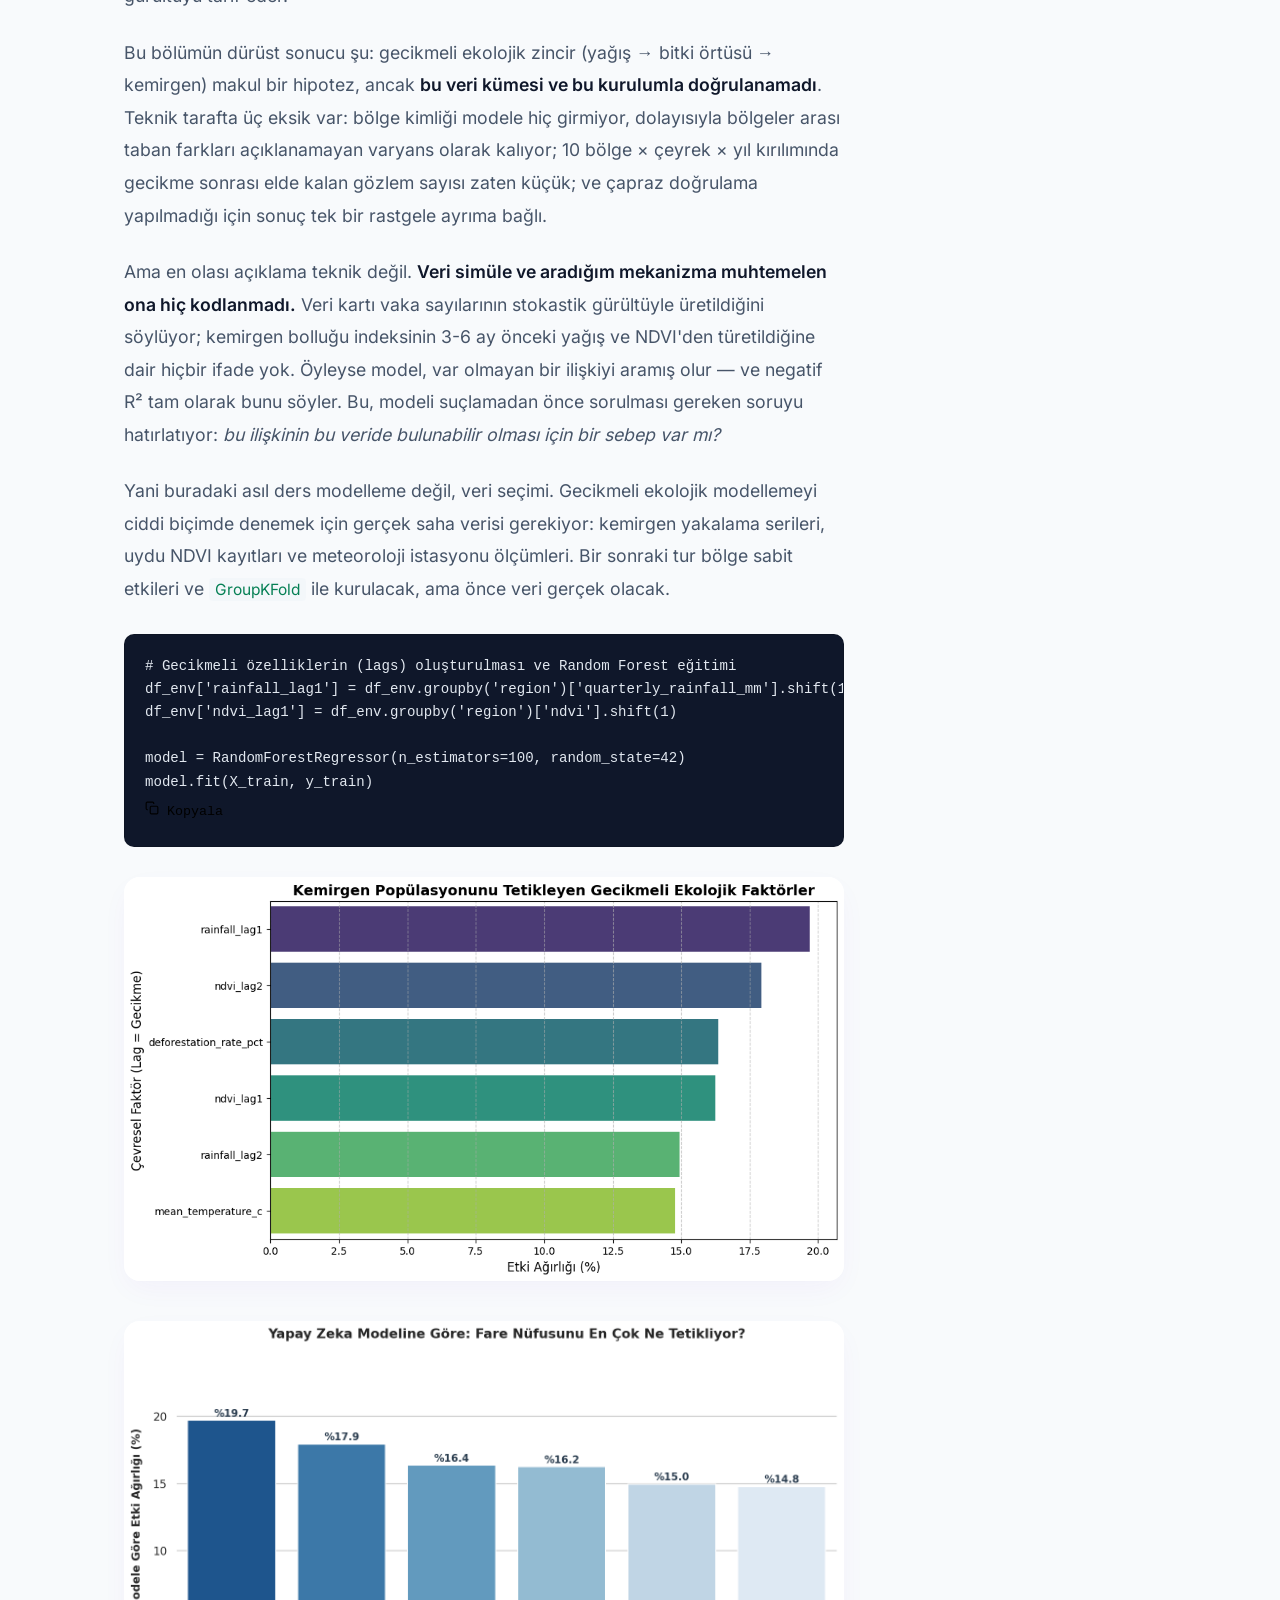
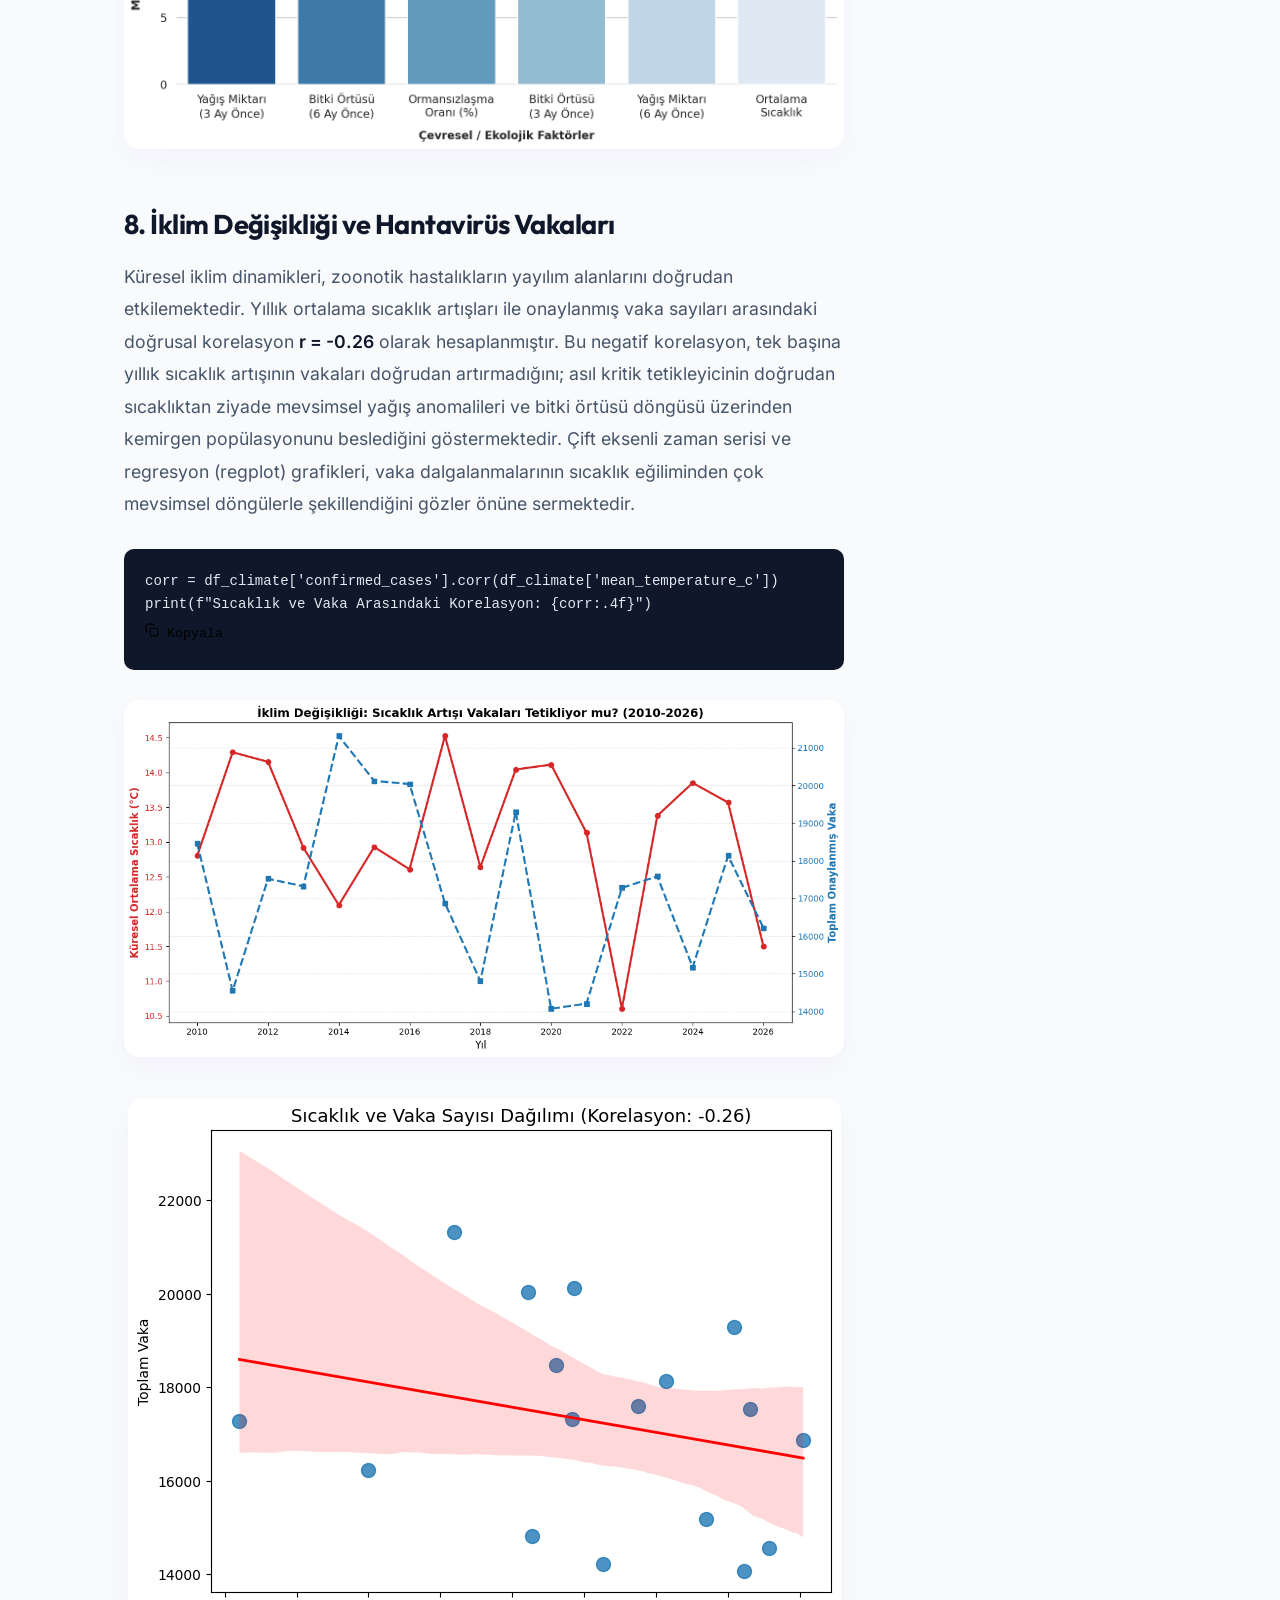
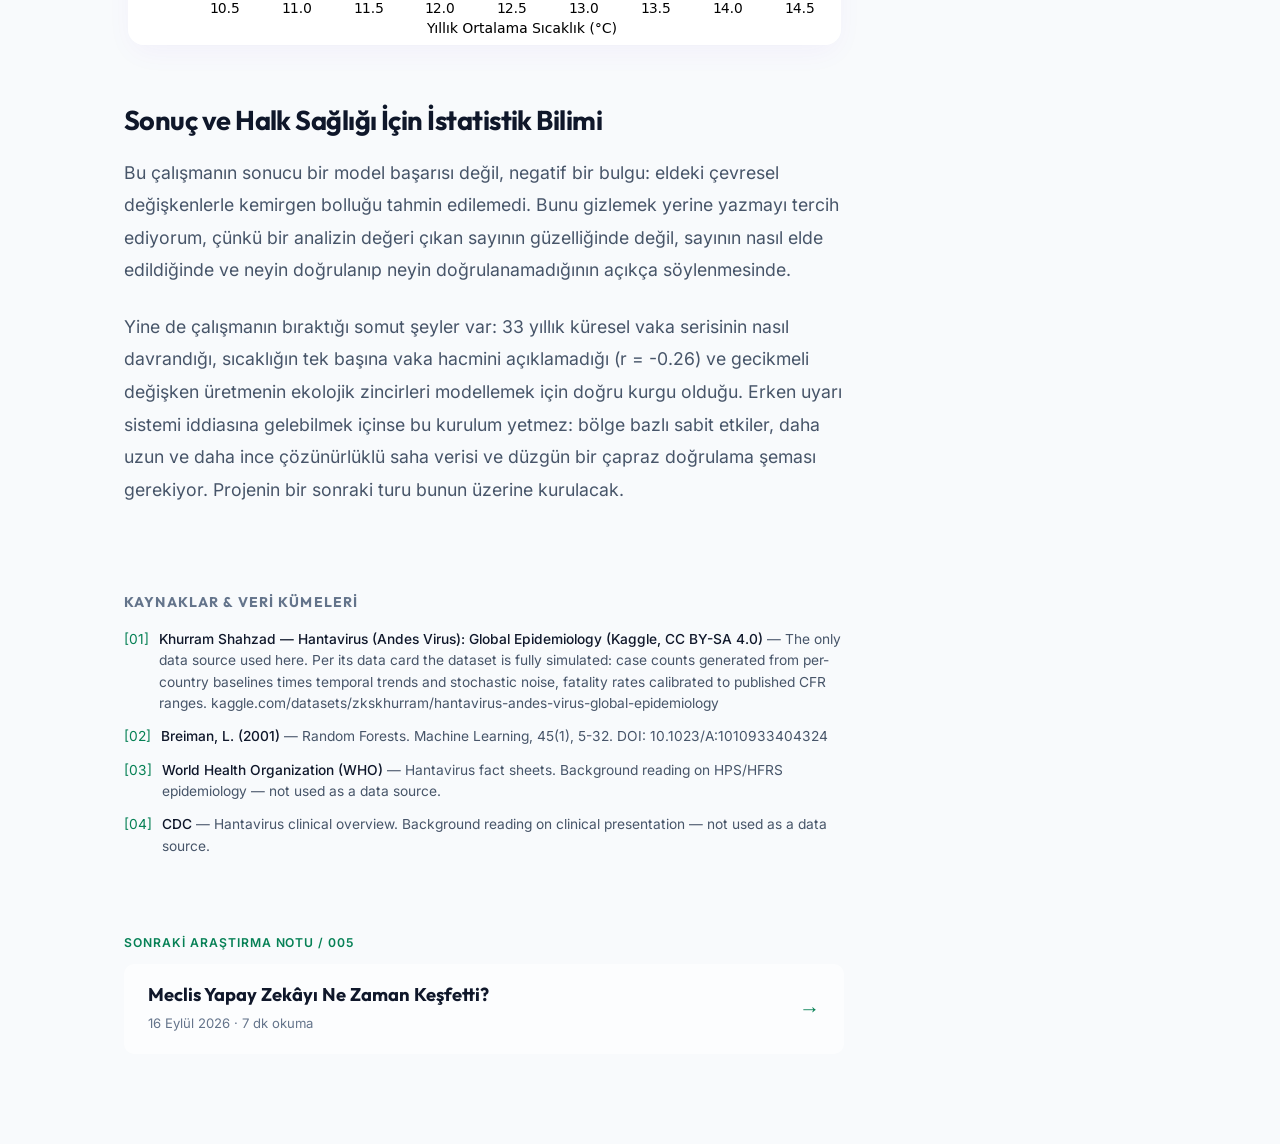
<file: post/hantavirus-analysis.html>
<!DOCTYPE html>
<html lang="tr">
<head>
    <meta charset="UTF-8">
    <script>
        (function() {
            try {
                const savedTheme = localStorage.getItem('theme');
                const prefersDark = window.matchMedia && window.matchMedia('(prefers-color-scheme: dark)').matches;
                if (savedTheme === 'light' || (!savedTheme && !prefersDark)) {
                    document.documentElement.classList.add('light-theme');
                } else {
                    document.documentElement.classList.remove('light-theme');
                }
            } catch (e) {}
        })();
    </script>
    <meta name="viewport" content="width=device-width, initial-scale=1.0">
    <script>
        // Eski paylasim linkleri (article.html?id=...) canonical adrese tasinir.
        // post/<slug>.html sayfalari bu sablondan uretildigi icin orada erken cikar.
        (function () {
            try {
                if (/\/post\//.test(location.pathname)) return;
                var id = new URLSearchParams(location.search).get('id');
                if (id && /^[A-Za-z0-9_-]+$/.test(id)) {
                    location.replace('/post/' + id + location.hash);
                }
            } catch (e) {}
        })();
    </script>
    <title id="page-head-title">Hantavirüs Ekolojik Modelleme ve Veri Bilimi Çalışması | Orçun Çakar</title>

    <meta name="description" id="meta-description" content="Makine öğrenmesi modelleri ve ekolojik veri analitiği teknikleriyle Hantavirüs vakalarını, yayılım dinamiklerini ve çevresel risk haritasını inceliyorum.">
    <meta name="keywords" id="meta-keywords" content="Makine Öğrenmesi, Ekoloji, Veri Bilimi, İstatistik, Makine Öğrenmesi, Orçun Çakar">
    <meta name="author" content="Orçun Çakar">
    <link rel="canonical" id="meta-canonical" href="https://orcuncakar.com/post/hantavirus-analysis">
    <link rel="alternate" type="application/rss+xml" title="Orcun Cakar - Arastirma Notlari" href="/feed.xml">

    <!-- Open Graph (Facebook, LinkedIn, Discord, WhatsApp) -->
    <meta property="og:title" id="og-title" content="Hantavirüs Ekolojik Modelleme ve Veri Bilimi Çalışması | Orçun Çakar">
    <meta property="og:description" id="og-description" content="Makine öğrenmesi modelleri ve ekolojik veri analitiği teknikleriyle Hantavirüs vakalarını, yayılım dinamiklerini ve çevresel risk haritasını inceliyorum.">
    <meta property="og:type" content="article">
    <meta property="og:url" id="og-url" content="https://orcuncakar.com/post/hantavirus-analysis">
    <meta property="og:image" id="og-image" content="https://orcuncakar.com/images/hanta_plot_9.png">
    <meta property="og:site_name" content="Orçun Çakar">

    <!-- Twitter Card -->
    <meta name="twitter:card" content="summary_large_image">
    <meta name="twitter:title" id="twitter-title" content="Hantavirüs Ekolojik Modelleme ve Veri Bilimi Çalışması | Orçun Çakar">
    <meta name="twitter:description" id="twitter-description" content="Makine öğrenmesi modelleri ve ekolojik veri analitiği teknikleriyle Hantavirüs vakalarını, yayılım dinamiklerini ve çevresel risk haritasını inceliyorum.">
    <meta name="twitter:image" id="twitter-image" content="https://orcuncakar.com/images/hanta_plot_9.png">

    <!-- Schema.org JSON-LD Structured Data (TechArticle) -->
    <script type="application/ld+json" id="article-schema">
{
  "@context": "https://schema.org",
  "@type": "TechArticle",
  "headline": "Hantavirüs Ekolojik Modelleme ve Veri Bilimi Çalışması",
  "description": "Makine öğrenmesi modelleri ve ekolojik veri analitiği teknikleriyle Hantavirüs vakalarını, yayılım dinamiklerini ve çevresel risk haritasını inceliyorum.",
  "image": "https://orcuncakar.com/images/hanta_plot_9.png",
  "inLanguage": "tr",
  "author": {
    "@type": "Person",
    "name": "Orçun Çakar",
    "jobTitle": "Statistics Student & Data Science / Machine Learning Intern",
    "url": "https://orcuncakar.com"
  },
  "datePublished": "2026-05-22",
  "keywords": "Makine Öğrenmesi, Ekoloji, Veri Bilimi, İstatistik, Makine Öğrenmesi, Orçun Çakar",
  "mainEntityOfPage": {
    "@type": "WebPage",
    "@id": "https://orcuncakar.com/post/hantavirus-analysis"
  }
}
    </script>

    <!-- Mobile Browser & PWA Support -->
    <meta name="theme-color" content="#0b0f19" id="meta-theme-color">
    <meta name="apple-mobile-web-app-capable" content="yes">
    <meta name="apple-mobile-web-app-status-bar-style" content="black-translucent">
    <meta name="apple-mobile-web-app-title" content="Orçun Çakar">
    <link rel="manifest" href="/manifest-blog.json">
    <link rel="icon" type="image/svg+xml" href="/images/brand/odak-blog.svg">
    <link rel="icon" type="image/png" sizes="32x32" href="/images/brand/odak-blog-32.png">
    <link rel="icon" type="image/png" sizes="16x16" href="/images/brand/odak-blog-16.png">
    <link rel="shortcut icon" href="/images/brand/odak-blog.ico">
    <link rel="apple-touch-icon" sizes="180x180" href="/images/brand/odak-blog-180.png">

    <!-- Google Fonts (Preconnected & Parallel Loading) -->
    <link rel="stylesheet" href="/fonts/fonts.css?v=d57e4d0c138deed5">

    <link rel="stylesheet" href="../style.css?v=131e34d4c0476f73">
    <link rel="stylesheet" href="../article.css?v=1e2fbb2fe025d0fd">
</head>
<body class="article-reading-body">
    <a class="skip-link" href="#article-main" data-translate="skip-link">İçeriğe atla</a>

    <!-- NAVİGASYON BAR -->
    <nav class="navbar" id="main-navbar">
        <div class="navbar-dock" id="navbar-dock">
            <div class="navbar-pill-wrapper" id="navbar-pill-wrapper">
                <!-- Dynamic Island Mini Kapsül Görünümü -->
                <div class="navbar-compact-view" id="navbar-compact-view">
                    <a href="/" class="compact-brand">Orçun</a>
                    <div class="nav-divider"></div>
                    <div class="compact-current-section" id="compact-section-label">
                        <span class="compact-text" data-translate="nav-blog">Blog</span>
                    </div>
                </div>

                <!-- Tam Menü Görünümü -->
                <div class="navbar-full-view" id="navbar-full-view">
                    <ul class="nav-links" id="navbar-links">
                        <li class="nav-indicator-pill" id="nav-indicator-pill" aria-hidden="true"></li>
                        <li><a href="/" class="nav-link" data-translate="nav-home">Ana Sayfa</a></li>
                        <li><a href="/#projects" class="nav-link" data-translate="nav-projects">Projeler</a></li>
                        <li><a href="/#playground" class="nav-link" data-translate="nav-playground">Laboratuvar</a></li>
                        <li><a href="/#timeline" class="nav-link" data-translate="nav-timeline">Deneyim</a></li>
                        <li><a href="/blog" class="nav-link active" data-translate="nav-blog">Blog</a></li>
                        <li><a href="/#contact" class="nav-link" data-translate="nav-contact">İletişim</a></li>
                    </ul>
                    
                    <div class="nav-divider"></div>
                    
                    <div class="nav-actions">
                        <button class="lang-toggle-btn" id="lang-toggle" aria-label="Dili Değiştir / Change Language">
                            <svg viewBox="0 0 24 24" width="16" height="16">
                                <path d="M12 2C6.48 2 2 6.48 2 12s4.48 10 10 10 10-4.48 10-10S17.52 2 12 2zm-1 17.93c-3.95-.49-7-3.85-7-7.93 0-.62.08-1.21.21-1.79L9 15v1c0 1.1.9 2 2 2v1.93zm6.9-2.53c-.26-.81-1-1.4-1.9-1.4h-1v-3c0-.55-.45-1-1-1h-6v-2h2c.55 0 1-.45 1-1V7h2c1.1 0 2-.9 2-2v-.41c2.93 1.19 5 4.06 5 7.41 0 2.08-.8 3.97-2.1 5.39z" fill="currentColor"/>
                            </svg>
                            <span class="lang-text">EN</span>
                        </button>
                        
                        <button class="theme-toggle-btn" id="theme-toggle" aria-label="Temayı Değiştir">
                            <svg class="sun-icon" viewBox="0 0 24 24">
                                <path d="M12 7c-2.76 0-5 2.24-5 5s2.24 5 5 5 5-2.24 5-5-2.24-5-5-5zM2 13h2c.55 0 1-.45 1-1s-.45-1-1-1H2c-.55 0-1 .45-1 1s.45 1 1 1zm18 0h2c.55 0 1-.45 1-1s-.45-1-1-1h-2c-.55 0-1 .45-1 1s.45 1 1 1zM11 2v2c0 .55.45 1 1 1s1-.45 1-1V2c0-.55-.45-1-1-1s-1 .45-1 1zm0 18v2c0 .55.45 1 1 1s1-.45 1-1v-2c0-.55-.45-1-1-1s-1 .45-1 1zM5.99 4.58c-.39-.39-1.03-.39-1.41 0s-.39 1.03 0 1.41l1.06 1.06c.39.39 1.03.39 1.41 0s.39-1.03 0-1.41L5.99 4.58zm12.37 12.37c-.39-.39-1.03-.39-1.41 0s-.39 1.03 0 1.41l1.06 1.06c.39.39 1.03.39 1.41 0s.39-1.03 0-1.41l-1.06-1.06zm1.06-10.96c.39-.39.39-1.03 0-1.41s-1.03-.39-1.41 0l-1.06 1.06c-.39.39-.39 1.03 0 1.41s1.03.39 1.41 0l1.06-1.06zM7.05 18.01c.39-.39.39-1.03 0-1.41s-1.03-.39-1.41 0l-1.06 1.06c-.39.39-.39 1.03 0 1.41s1.03.39 1.41 0l1.06-1.06z"/>
                            </svg>
                            <svg class="moon-icon" viewBox="0 0 24 24">
                                <path d="M21 12.79A9 9 0 1 1 11.21 3 7 7 0 0 0 21 12.79z"/>
                            </svg>
                        </button>

                        <button type="button" class="hamburger" id="mobile-menu-btn" aria-label="Menüyü Aç" aria-controls="navbar-links" aria-expanded="false">
                            <span></span>
                            <span></span>
                            <span></span>
                        </button>
                    </div>
                </div>
            </div>

            <!-- Bağımsız Ayrı Yüzde Uydu Hapı -->
            <div class="navbar-percent-pill" id="navbar-percent-pill" aria-label="Sayfa İlerleme Yüzdesi">
                <span id="compact-scroll-percent">0%</span>
            </div>
        </div>
    </nav>

    <!-- SAYFA İÇERİK KAPSAYICISI / PAGE CONTENT WRAPPER -->
    <div class="page-content-wrapper" id="page-content-wrapper">

        <!-- MAIN ARTICLE CONTAINER -->
        <main class="article-main-container" id="article-main">
            <div class="container article-shell">

                <!-- 0. EDITORIAL TOP ACTION BAR -->
                <div class="article-editorial-action-bar">
                    <a href="/blog" class="article-back-link font-mono" id="article-back-btn">
                        <span class="back-arrow">←</span>
                        <span data-translate="article-back">Yazılara Dön</span>
                    </a>

                    <div class="article-toolbar-actions">
                        <button class="article-toolbar-btn toc-btn font-mono" id="article-mobile-toc-btn" aria-label="İçindekiler" aria-expanded="false" aria-controls="mobile-toc-sheet">
                            <svg viewBox="0 0 24 24" width="15" height="15" fill="none" stroke="currentColor" stroke-width="2">
                                <line x1="8" y1="6" x2="21" y2="6"/>
                                <line x1="8" y1="12" x2="21" y2="12"/>
                                <line x1="8" y1="18" x2="21" y2="18"/>
                                <line x1="3" y1="6" x2="3.01" y2="6"/>
                                <line x1="3" y1="12" x2="3.01" y2="12"/>
                                <line x1="3" y1="18" x2="3.01" y2="18"/>
                            </svg>
                            <span data-translate="article-toc-btn">İçindekiler</span>
                        </button>

                        <button class="article-toolbar-btn ai-btn font-mono" id="article-ai-btn" aria-label="Yapay Zeka Özeti" aria-expanded="false" aria-controls="article-ai-sidecar">
                            <span class="ai-sparkle-dot">✦</span>
                            <span data-translate="blog-ai-btn-text">AI Özeti</span>
                        </button>

                        <button class="article-toolbar-btn share-btn font-mono" id="article-share-btn" title="Bağlantıyı Kopyala" aria-label="Paylaş">
                            <svg class="share-icon-default" viewBox="0 0 24 24" width="15" height="15" fill="none" stroke="currentColor" stroke-width="2">
                                <path d="M4 12v8a2 2 0 0 0 2 2h12a2 2 0 0 0 2-2v-8"/>
                                <polyline points="16 6 12 2 8 6"/>
                                <line x1="12" y1="2" x2="12" y2="15"/>
                            </svg>
                            <svg class="share-icon-copied" viewBox="0 0 24 24" width="15" height="15" fill="none" stroke="currentColor" stroke-width="2">
                                <polyline points="20 6 9 17 4 12"/>
                            </svg>
                            <span class="share-btn-text" data-translate="article-share">Paylaş</span>
                        </button>
                    </div>
                </div>

                <!-- 1. EDITORIAL ARTICLE HEADER -->
                <header class="article-header" id="article-header">
                    <div class="article-header-meta-top font-mono">
                        <span class="article-note-num" id="article-note-num">RESEARCH NOTE / 004</span>
                        <span class="meta-sep">/</span>
                        <span class="article-cat-badge" id="article-cat-badge">MAKİNE ÖĞRENMESİ &amp; EKOLOJİ</span>
                    </div>

                    <h1 class="article-heading-title" id="article-title">Hantavirüs Ekolojik Modelleme ve Veri Bilimi Çalışması</h1>

                    <p class="article-lead-excerpt" id="article-subtitle">Makine öğrenmesi modelleri ve ekolojik veri analitiği teknikleriyle Hantavirüs vakalarını, yayılım dinamiklerini ve çevresel risk haritasını inceliyorum.</p>

                    <div class="article-header-meta-bottom font-mono">
                        <span id="article-date">22 Mayıs 2026</span>
                        <span class="meta-dot">·</span>
                        <span id="article-readtime">10 dk okuma</span>
                        <span class="meta-dot">·</span>
                        <span class="author-label" data-translate="article-author">Orçun Çakar</span>
                    </div>

                    <div class="article-tags-cluster font-mono" id="article-tags"><span class="article-topic-tag">#Makine Öğrenmesi</span><span class="article-topic-tag">#Ekoloji</span></div>
                </header>

                <!-- 2. STRUCTURED QUICK READ / 60 SECONDS -->
                <section class="article-quick-read" id="article-quick-read">
                    <div class="quick-read-banner font-mono">
                        <div class="quick-read-badge-group">
                            <span class="quick-read-indicator-dot"></span>
                            <span class="quick-read-title" data-translate="article-quick-read-title">HIZLI ÖZET / 60 SN</span>
                        </div>
                        <span class="quick-read-tag font-mono">EXECUTIVE SYNTHESIS</span>
                    </div>

                    <div class="quick-read-grid" id="quick-read-grid">
                        <!-- JS ile yapılandırılmış Amaç, Veri, Model, Sonuç maddeleri -->
                    </div>
                </section>

                <!-- 3. ARTICLE BODY & TWO-COLUMN LAYOUT (DESKTOP RAIL + MAIN TEXT) -->
                <div class="article-layout-grid">
                    
                    <!-- MAIN READING COLUMN (MAX 740px) -->
                    <article class="article-content-column">
                        <div class="article-prose-content" id="article-body-content">
<h2>Giriş: Hantavirüs Nedir ve Epidemiyolojik Önemi</h2>
<p>Hantavirüsler, kemirgenler (fareler ve sıçanlar) tarafından taşınan ve insanlara bulaşması durumunda son derece ölümcül klinik tablolara yol açan zoonotik virüslerdir. Enfeksiyon, genellikle virüs bulaşmış kemirgen idrarı, dışkısı veya salyası ile temas ya da bunların havaya karışan partiküllerinin solunması yoluyla gerçekleşir. Klinik olarak iki ana forma sahiptir: Amerika kıtasında görülen <strong>Hantavirüs Akciğer Sendromu (HPS)</strong> ve Avrasya'da görülen <strong>Böbrek Sendromlu Kanamalı Ateş (HFRS)</strong>.</p>
<p>Bu veri bilimi çalışmasında, Kaggle üzerindeki epidemiyolojik, çevresel ve klinik veri kümelerini ele alıyoruz. <strong>Baştan belirtmek gerekiyor:</strong> kullandığım veri kümesinin <em>tamamı simüle edilmiştir.</em> Kaynağın kendi veri kartına göre vaka sayıları “ülke başına taban değerlerin zamansal eğilim ve stokastik gürültüyle çarpılmasıyla” üretilmiş, ölüm oranları ise yayınlanmış literatürdeki aralıklara kalibre edilmiş. Yani bu yazıdaki hiçbir sayı gerçek bir gözlem değil; aşağıdaki analizler <strong>gerçek Hantavirüs epidemiyolojisine dair bulgu değil</strong>, gerçekçi kurgulanmış bir veri kümesi üzerinde yapılan yöntem alıştırmasıdır. Bu ayrımı sonuna kadar korumaya çalıştım, çünkü simüle veride “bulunan” örüntülerin çoğu veriyi üreten kişinin oraya koyduğu örüntülerdir. Amacımız; vaka ve ölümlerin zaman içindeki eğilimini analiz etmek, ekolojik faktörlerin konakçı kemirgen popülasyonları üzerindeki etkilerini incelemek, Random Forest makine öğrenmesi modeli kurarak ekolojik risk faktörlerini ağırlıklandırmak ve iklim değişikliğinin salgınlar üzerindeki tetikleyici gücünü analiz etmektir.</p>

<h2>1. Temel Veri İçe Aktarma ve İlk İncelemeler</h2>
<p>Analiz sürecimizin ilk adımında, gerekli kütüphaneleri yükleyip temel veri tablolarımızı (yıllık ülke verileri, klinik veriler ve çevresel faktörler) yapısal olarak inceliyoruz. Eksik değerlerin saptanması ve veri boyutlarının doğrulanması, modelleme aşaması öncesinde kritik bir adımdır.</p>
<pre><code>import pandas as pd
import os

files_to_check = [
    "hantavirus_country_yearly.csv",
    "hantavirus_clinical.csv",
    "hantavirus_environmental.csv"
]

for file in files_to_check:
    if os.path.exists(file):
        df = pd.read_csv(file)
        print(f"--- Veri Seti: {file} ---")
        print(f"Boyut (Satır, Sütun): {df.shape}")
        # Eksik değer tespiti ve veri tiplerinin incelenmesi...
</code></pre>

<h2 id="hanta-time-series">2. Küresel Zaman Serisi Analizi (1993-2026)</h2>
<p>Son 33 yıla ait küresel verileri gruplayarak yıllık vaka ve ölüm sayılarını analiz ettiğimizde, Hantavirüs salgınlarının küresel düzeyde dalgalı bir trend izlediğini görüyoruz. Özellikle bazı yıllarda yaşanan ani vaka artışları (pikler), bölgesel ekolojik değişimlerin veya iklimsel anomalilerin birer yansıması olabilir.</p>
<pre><code>import matplotlib.pyplot as plt
import seaborn as sns

df_yearly = pd.read_csv('hantavirus_country_yearly.csv')
global_yearly = df_yearly.groupby('year')[['confirmed_cases', 'deaths']].sum().reset_index()

plt.figure(figsize=(12, 6))
plt.plot(global_yearly['year'], global_yearly['confirmed_cases'], marker='o', label='Onaylanmış Vakalar', color='#1f77b4')
plt.plot(global_yearly['year'], global_yearly['deaths'], marker='s', label='Ölümler', color='#d62728')
plt.title('Yıllara Göre Küresel Hantavirüs Vakaları ve Ölümler (1993-2026)')
plt.grid(True, linestyle='--', alpha=0.7)
</code></pre>
<div class="blog-image-wrapper" style="text-align: center; margin: 30px 0;">
    <img src="../images/hanta_plot_1.png" alt="Yıllara Göre Küresel Trend" class="blog-content-image" loading="lazy" style="max-width: 100%; border-radius: var(--radius-md); box-shadow: var(--shadow-main);">
</div>

<h2 id="hanta-correlation">3. Çevresel Faktörlerin Korelasyon Analizi</h2>
<p>Ekolojik faktörlerin birbiriyle olan ilişkisini incelemek amacıyla hazırladığımız korelasyon matrisi (heatmap), sıcaklık, yağış miktarı, nem oranı, bitki örtüsü (NDVI), kemirgen popülasyon yoğunluğu ve ormansızlaşma oranları arasındaki doğrusal bağları ortaya koymaktadır. Analiz sonuçlarına göre ormansızlaşma oranı ile kemirgen yoğunluğu arasında pozitif bir ilişki gözleniyor; bu, ormanlık alanların tahribinin konakçı popülasyonu yerleşim yerlerine yaklaştırdığı hipoteziyle tutarlı. Ancak anlamlılık testi yapılmadı ve bir korelasyon tek başına nedenselliğin yönünü belirleyemez.</p>
<pre><code>env_cols = ['mean_temperature_c', 'quarterly_rainfall_mm', 'relative_humidity_pct', 'ndvi', 'rodent_abundance_index', 'deforestation_rate_pct']
corr_matrix = df_env[env_cols].corr()

plt.figure(figsize=(10, 8))
sns.heatmap(corr_matrix, annot=True, cmap='coolwarm', fmt=".2f", vmin=-1, vmax=1)
plt.title('Çevresel Faktörler Arasındaki Korelasyon')
</code></pre>
<div class="blog-image-wrapper" style="text-align: center; margin: 30px 0;">
    <img src="../images/hanta_plot_2.png" alt="Çevresel Korelasyon Matrisi" class="blog-content-image" loading="lazy" style="max-width: 100%; border-radius: var(--radius-md); box-shadow: var(--shadow-main);">
</div>

<h2>4. DSÖ Bölgeleri ve En Çok Vaka Görülen Ülkeler</h2>
<p>Hantavirüs sendromlarının bölgesel coğrafi dağılımı oldukça belirgindir. Amerika kıtasını kapsayan PAHO bölgesinde neredeyse tüm vakalar Akciğer Sendromu (HPS) iken, Avrupa (WHO Europe) ve Asya (Western Pacific) bölgelerinde Kanamalı Ateş (HFRS) baskındır. En çok vaka bildiren ülkelerin başında ise geniş coğrafyaları ve kemirgen habitatlarıyla Çin, Brezilya ve Amerika Birleşik Devletleri yer almaktadır.</p>
<pre><code>region_syndrome = df_yearly.groupby(['who_region', 'syndrome'])['confirmed_cases'].sum().reset_index()
sns.barplot(data=region_syndrome, x='who_region', y='confirmed_cases', hue='syndrome', palette='Set2')
</code></pre>
<div class="blog-image-wrapper" style="text-align: center; margin: 30px 0;">
    <img src="../images/hanta_plot_3.png" alt="Bölgesel Sendrom Dağılımı" class="blog-content-image" loading="lazy" style="max-width: 100%; border-radius: var(--radius-md); box-shadow: var(--shadow-main);">
</div>
<div class="blog-image-wrapper" style="text-align: center; margin: 30px 0;">
    <img src="../images/hanta_plot_4.png" alt="En Çok Vaka Görülen 10 Ülke" class="blog-content-image" loading="lazy" style="max-width: 100%; border-radius: var(--radius-md); box-shadow: var(--shadow-main);">
</div>

<h2 id="hanta-clinical">5. Klinik Analiz: Ölüm Oranları (CFR), Yaş ve Cinsiyet Dağılımı</h2>
<p>Hesap şu: sendrom bazlı ölüm oranı (CFR), ülke-yıl vaka ve ölüm toplamlarından türetiliyor ve Akciğer Sendromu'nun (HPS) Kanamalı Ateş'e (HFRS) kıyasla belirgin biçimde daha ölümcül olduğunu gösteriyor. Bu sonuç literatürdeki genel tabloyla örtüşüyor — <strong>ama örtüşmesi bir doğrulama değil.</strong> Veri kümesinin kartı ölüm oranlarının zaten “yayınlanmış literatürdeki ülke bazlı CFR aralıklarına kalibre edildiğini” söylüyor. Yani buradaki fark bir bulgu değil, veriye tasarım aşamasında konmuş bir varsayımın geri okunması. Aynı şey zaman serisindeki eğilim için de geçerli: HFRS ülkelerinde düşüş, HPS ülkelerinde artış eğilimi veriye bilerek yazılmış.</p>
<p>Yaş ve cinsiyet kırılımı da aynı şekilde üretilmiş klinik kayıtlardan geliyor; buradan çıkan yaş-mortalite örüntüsü gerçek hasta popülasyonunun değil, veriyi üreten sürecin bir özelliğidir.</p>
<p>Bu bölümü yine de tutuyorum, çünkü asıl öğrettiği şey <code>groupby</code> kullanımı değil: <strong>bir veri kümesinde bulduğun örüntünün oraya kimin koyduğunu bilmek zorundasın.</strong> Simüle veriyle çalışırken veri kartını okumadan çıkarım yapmak, kendi varsayımını keşif sanmakla aynı şey.</p>
<pre><code>syndrome_stats = df_yearly.groupby('syndrome')[['confirmed_cases', 'deaths']].sum().reset_index()
syndrome_stats['cfr_percent'] = (syndrome_stats['deaths'] / syndrome_stats['confirmed_cases']) * 100

sns.barplot(data=syndrome_stats, x='syndrome', y='cfr_percent')
</code></pre>
<div class="blog-image-wrapper" style="text-align: center; margin: 30px 0;">
    <img src="../images/hanta_plot_5.png" alt="Hastalık Türüne Göre Ölüm Oranları" class="blog-content-image" loading="lazy" style="max-width: 100%; border-radius: var(--radius-md); box-shadow: var(--shadow-main);">
</div>
<div class="blog-image-wrapper" style="text-align: center; margin: 30px 0;">
    <img src="../images/hanta_plot_6.png" alt="Yaş ve Cinsiyete Göre Ölüm Oranları" class="blog-content-image" loading="lazy" style="max-width: 100%; border-radius: var(--radius-md); box-shadow: var(--shadow-main);">
</div>
<div class="blog-image-wrapper" style="text-align: center; margin: 30px 0;">
    <img src="../images/hanta_plot_7.png" alt="İyileşen ve Vefat Edenlerin Yaş Dağılımı" class="blog-content-image" loading="lazy" style="max-width: 100%; border-radius: var(--radius-md); box-shadow: var(--shadow-main);">
</div>

<h2>6. Bulaşma Dinamikleri ve İnsandan İnsana Yayılım</h2>
<p>Hantavirüsler genellikle insandan insana bulaşmaz. Ancak Güney Amerika'da yaygın olan <strong>Andes virüsü</strong> gibi bazı özel suşların insandan insana bulaşma yeteneğine sahip olduğu bilinmektedir. Aşağıdaki analizimiz, veri kümesindeki suşları ve nadir görülen insandan insana (H2H) bulaşma vakalarının yıllık trendlerini ortaya koymaktadır.</p>
<pre><code># İnsandan insana bulaşabilen virüs suşlarının analizi
h2h_strains = df_strains[df_strains['h2h_transmission'] == 'Yes']
print(h2h_strains[['strain_name', 'region', 'reservoir_host']])
</code></pre>

<h2 id="hanta-ai-modeling">7. Yapay Zeka Ekolojik Modellemesi: Random Forest Regressor</h2>
<p>Doğadaki zincirleme reaksiyonları (örneğin 3 ila 6 ay önceki yağış miktarının bitki örtüsünü artırması ve bunun sonucunda fındık/tohum bolluğuyla fare nüfusunun patlaması) modellemek için <strong>gecikmeli (lagged) çevresel özellikleri</strong> hesaplıyoruz. Model test setinde <code>MSE = 0.0706</code> ve <code>R² = -0.04</code> verdi. Burada belirleyici olan sayı MSE değil, R². <strong>Negatif R², modelin test verisinde ortalamayı tahmin etmekten daha kötü olduğu anlamına gelir</strong> — yani bu değişken setiyle kemirgen bolluğunda sinyal bulunamadı. MSE'nin küçük görünmesinin tek sebebi, hedef değişkenin (<code>rodent_abundance_index</code>) zaten 0–1 aralığında bir indeks olması; ölçeği verilmeden MSE tek başına hiçbir şey söylemez.</p>
<p>Özellik önem dereceleri de aynı sonucu doğruluyor. Altı değişkenin ağırlıkları %14.8 ile %19.7 arasında sıkışmış durumda: <code>rainfall_lag1</code> %19.7, <code>ndvi_lag2</code> %17.9, ormansızlaşma %16.4, <code>ndvi_lag1</code> %16.2, <code>rainfall_lag2</code> %15.0, sıcaklık %14.8. Altı değişken için eşit dağılım <strong>1/6 = %16.7</strong> olurdu; gözlenen tablo bundan kayda değer biçimde ayrışmıyor. Bu, "hangi faktör baskın" sorusunun cevabı değil, modelin değişkenler arasında ayrım yapamadığının göstergesi. Sinyal bulamamış bir modelin özellik ağırlıkları doğayı değil gürültüyü tarif eder.</p>
<p>Bu bölümün dürüst sonucu şu: gecikmeli ekolojik zincir (yağış → bitki örtüsü → kemirgen) makul bir hipotez, ancak <strong>bu veri kümesi ve bu kurulumla doğrulanamadı</strong>. Teknik tarafta üç eksik var: bölge kimliği modele hiç girmiyor, dolayısıyla bölgeler arası taban farkları açıklanamayan varyans olarak kalıyor; 10 bölge × çeyrek × yıl kırılımında gecikme sonrası elde kalan gözlem sayısı zaten küçük; ve çapraz doğrulama yapılmadığı için sonuç tek bir rastgele ayrıma bağlı.</p>
<p>Ama en olası açıklama teknik değil. <strong>Veri simüle ve aradığım mekanizma muhtemelen ona hiç kodlanmadı.</strong> Veri kartı vaka sayılarının stokastik gürültüyle üretildiğini söylüyor; kemirgen bolluğu indeksinin 3-6 ay önceki yağış ve NDVI'den türetildiğine dair hiçbir ifade yok. Öyleyse model, var olmayan bir ilişkiyi aramış olur — ve negatif R² tam olarak bunu söyler. Bu, modeli suçlamadan önce sorulması gereken soruyu hatırlatıyor: <em>bu ilişkinin bu veride bulunabilir olması için bir sebep var mı?</em></p>
<p>Yani buradaki asıl ders modelleme değil, veri seçimi. Gecikmeli ekolojik modellemeyi ciddi biçimde denemek için gerçek saha verisi gerekiyor: kemirgen yakalama serileri, uydu NDVI kayıtları ve meteoroloji istasyonu ölçümleri. Bir sonraki tur bölge sabit etkileri ve <code>GroupKFold</code> ile kurulacak, ama önce veri gerçek olacak.</p>
<pre><code># Gecikmeli özelliklerin (lags) oluşturulması ve Random Forest eğitimi
df_env['rainfall_lag1'] = df_env.groupby('region')['quarterly_rainfall_mm'].shift(1)
df_env['ndvi_lag1'] = df_env.groupby('region')['ndvi'].shift(1)

model = RandomForestRegressor(n_estimators=100, random_state=42)
model.fit(X_train, y_train)
</code></pre>
<div class="blog-image-wrapper" style="text-align: center; margin: 30px 0;">
    <img src="../images/hanta_plot_8.png" alt="Özellik Önemi Grafiği - Yatay" class="blog-content-image" loading="lazy" style="max-width: 100%; border-radius: var(--radius-md); box-shadow: var(--shadow-main);">
</div>
<div class="blog-image-wrapper" style="text-align: center; margin: 30px 0;">
    <img src="../images/hanta_plot_11.png" alt="Özellik Önemi Grafiği - Dikey" class="blog-content-image" loading="lazy" style="max-width: 100%; border-radius: var(--radius-md); box-shadow: var(--shadow-main);">
</div>

<h2 id="hanta-climate">8. İklim Değişikliği ve Hantavirüs Vakaları</h2>
<p>Küresel iklim dinamikleri, zoonotik hastalıkların yayılım alanlarını doğrudan etkilemektedir. Yıllık ortalama sıcaklık artışları ile onaylanmış vaka sayıları arasındaki doğrusal korelasyon <strong>r = -0.26</strong> olarak hesaplanmıştır. Bu negatif korelasyon, tek başına yıllık sıcaklık artışının vakaları doğrudan artırmadığını; asıl kritik tetikleyicinin doğrudan sıcaklıktan ziyade mevsimsel yağış anomalileri ve bitki örtüsü döngüsü üzerinden kemirgen popülasyonunu beslediğini göstermektedir. Çift eksenli zaman serisi ve regresyon (regplot) grafikleri, vaka dalgalanmalarının sıcaklık eğiliminden çok mevsimsel döngülerle şekillendiğini gözler önüne sermektedir.</p>
<pre><code>corr = df_climate['confirmed_cases'].corr(df_climate['mean_temperature_c'])
print(f"Sıcaklık ve Vaka Arasındaki Korelasyon: {corr:.4f}")
</code></pre>
<div class="blog-image-wrapper" style="text-align: center; margin: 30px 0;">
    <img src="../images/hanta_plot_9.png" alt="Sıcaklık ve Vaka Trendi" class="blog-content-image" loading="lazy" style="max-width: 100%; border-radius: var(--radius-md); box-shadow: var(--shadow-main);">
</div>
<div class="blog-image-wrapper" style="text-align: center; margin: 30px 0;">
    <img src="../images/hanta_plot_10.png" alt="Regresyon Dağılımı" class="blog-content-image" loading="lazy" style="max-width: 100%; border-radius: var(--radius-md); box-shadow: var(--shadow-main);">
</div>

<h2>Sonuç ve Halk Sağlığı İçin İstatistik Bilimi</h2>
<p>Bu çalışmanın sonucu bir model başarısı değil, negatif bir bulgu: eldeki çevresel değişkenlerle kemirgen bolluğu tahmin edilemedi. Bunu gizlemek yerine yazmayı tercih ediyorum, çünkü bir analizin değeri çıkan sayının güzelliğinde değil, sayının nasıl elde edildiğinde ve neyin doğrulanıp neyin doğrulanamadığının açıkça söylenmesinde.</p>
<p>Yine de çalışmanın bıraktığı somut şeyler var: 33 yıllık küresel vaka serisinin nasıl davrandığı, sıcaklığın tek başına vaka hacmini açıklamadığı (r = -0.26) ve gecikmeli değişken üretmenin ekolojik zincirleri modellemek için doğru kurgu olduğu. Erken uyarı sistemi iddiasına gelebilmek içinse bu kurulum yetmez: bölge bazlı sabit etkiler, daha uzun ve daha ince çözünürlüklü saha verisi ve düzgün bir çapraz doğrulama şeması gerekiyor. Projenin bir sonraki turu bunun üzerine kurulacak.</p>
                        </div>

                        <!-- 4. ACADEMIC REFERENCES SECTION -->
                        <section class="article-references-section" id="article-references">
                            <h3 class="references-heading font-mono" data-translate="article-references-title">KAYNAKLAR & VERİ KÜMELERİ</h3>
                            <ol class="references-list font-mono" id="references-list">
                                <!-- Dinamik kaynaklar eklenecek -->
                            </ol>
                        </section>

                        <!-- 5. NEXT RESEARCH NOTE FOOTER -->
                        <section class="article-next-navigation" id="article-next-footer">
                            <div class="next-nav-label font-mono" id="next-nav-label">SONRAKİ ARAŞTIRMA NOTU / 001</div>
                            <a href="#" class="next-nav-card" id="next-nav-card">
                                <div class="next-card-text">
                                    <h4 class="next-card-title" id="next-post-title">...</h4>
                                    <p class="next-card-meta font-mono" id="next-post-meta">...</p>
                                </div>
                                <div class="next-card-arrow font-mono">→</div>
                            </a>
                        </section>
                    </article>

                    <!-- STICKY TABLE OF CONTENTS RAIL (DESKTOP) -->
                    <aside class="article-toc-rail" id="article-toc-rail">
                        <div class="toc-rail-inner">
                            <div class="toc-rail-header font-mono" data-translate="article-toc-title">İÇİNDEKİLER</div>
                            <nav class="toc-rail-nav" aria-label="İçindekiler">
                                <ul class="toc-rail-list font-mono" id="toc-rail-list">
                                    <!-- JS ile dinamik numaralı editoryal liste -->
                                </ul>
                            </nav>
                        </div>
                    </aside>

                </div>

            </div>
        </main>

    </div>

    <!-- 6. FLOATING AI RESEARCH SIDECAR (NON-BLOCKING ASSISTANT) -->
    <aside class="article-ai-sidecar" id="article-ai-sidecar" role="region" aria-label="Yapay Zeka Araştırma Asistanı">
        <div class="ai-sidecar-header">
            <div class="ai-sidecar-title-group">
                <span class="ai-sidecar-sparkle" id="ai-sidecar-sparkle">✦</span>
                <div class="ai-sidecar-headings">
                    <span class="ai-sidecar-main-title font-mono" id="ai-sidecar-title" data-translate="blog-ai-title">YAPAY ZEKÂ ÖZETİ</span>
                    <span class="ai-sidecar-meta font-mono" id="ai-sidecar-meta" data-translate="article-ai-readtime">~45 saniyede oku</span>
                </div>
            </div>
            <button class="ai-sidecar-close-btn" id="article-ai-close-btn" aria-label="Kapat">✕</button>
        </div>

        <!-- DECORATIVE SYNTHESIS LINE (SINGLE SWEEP LIGHT) -->
        <div class="ai-synthesis-line" id="ai-synthesis-line" aria-hidden="true">
            <div class="synthesis-sweep-light"></div>
        </div>

        <div class="ai-sidecar-body">
            <!-- TAB 1: ANA BULGULAR (3 STRUCTURED BULLETS + MAKALEDE GÖR) -->
            <div class="ai-tab-pane active" id="ai-pane-findings">
                <div class="ai-findings-section-header font-mono" id="ai-findings-badge" data-translate="ai-findings-label">
                    3 ANA BULGU
                </div>
                <div class="ai-findings-list" id="ai-findings-list">
                    <!-- JS ile dinamik doldurulur -->
                </div>
            </div>

            <!-- TAB 2: METODOLOJİ -->
            <div class="ai-tab-pane" id="ai-pane-methodology">
                <div class="ai-distilled-card font-mono" id="ai-methodology-content"></div>
            </div>

            <!-- TAB 3: SONUÇ -->
            <div class="ai-tab-pane" id="ai-pane-conclusion">
                <div class="ai-distilled-card font-mono" id="ai-conclusion-content"></div>
            </div>
        </div>

        <!-- MINIMAL EDITORIAL TABS -->
        <div class="ai-sidecar-tabs font-mono" id="ai-sidecar-tabs">
            <button class="ai-tab-btn active" data-tab="findings" data-translate="ai-tab-findings">Ana Bulgular</button>
            <span class="ai-tab-dot">·</span>
            <button class="ai-tab-btn" data-tab="methodology" data-translate="ai-tab-methodology">Metodoloji</button>
            <span class="ai-tab-dot">·</span>
            <button class="ai-tab-btn" data-tab="conclusion" data-translate="ai-tab-conclusion">Sonuç</button>
        </div>

        <div class="ai-sidecar-footer font-mono">
            <span data-translate="ai-sidecar-disclaimer">AI tarafından oluşturulan özet · Makale içeriğine dayanır</span>
        </div>
    </aside>

    <!-- MOBILE TOC BOTTOM SHEET (MOBİL İÇİNDEKİLER PANELİ) -->
    <div class="mobile-toc-sheet" id="mobile-toc-sheet" role="dialog" aria-modal="true" aria-label="İçindekiler">
        <div class="mobile-toc-backdrop" id="mobile-toc-backdrop"></div>
        <div class="mobile-toc-panel">
            <div class="mobile-toc-header font-mono">
                <span data-translate="article-toc-title">İÇİNDEKİLER</span>
                <button class="mobile-toc-close" id="mobile-toc-close" aria-label="Kapat">✕</button>
            </div>
            <ul class="mobile-toc-list font-mono" id="mobile-toc-list">
                <!-- JS ile yüklenecek liste -->
            </ul>
        </div>
    </div>

    <!-- SCROLL TO TOP BUTON -->
    <button class="scroll-top-btn" id="scroll-to-top" aria-label="Sayfanın En Üstüne Çık" data-translate-aria-label="scroll-top-label">
        <svg viewBox="0 0 16 16" width="16" height="16" fill="none" stroke="currentColor" stroke-width="2" stroke-linecap="round" stroke-linejoin="round" aria-hidden="true"><path d="M8 13V4M4 8L8 4L12 8"/></svg>
    </button>

    <!-- SCRIPTLER -->
    <script src="../translations.js?v=ce06090d26c180e6" defer></script>
    <script src="../posts-data.js?v=9eb1afe564238710" defer></script>
    <script src="../site-shell.js?v=74548cae366c82b6" defer></script>
    <script src="../article.js?v=bc64fa1477ec09a1" defer></script>
</body>
</html>
</file>
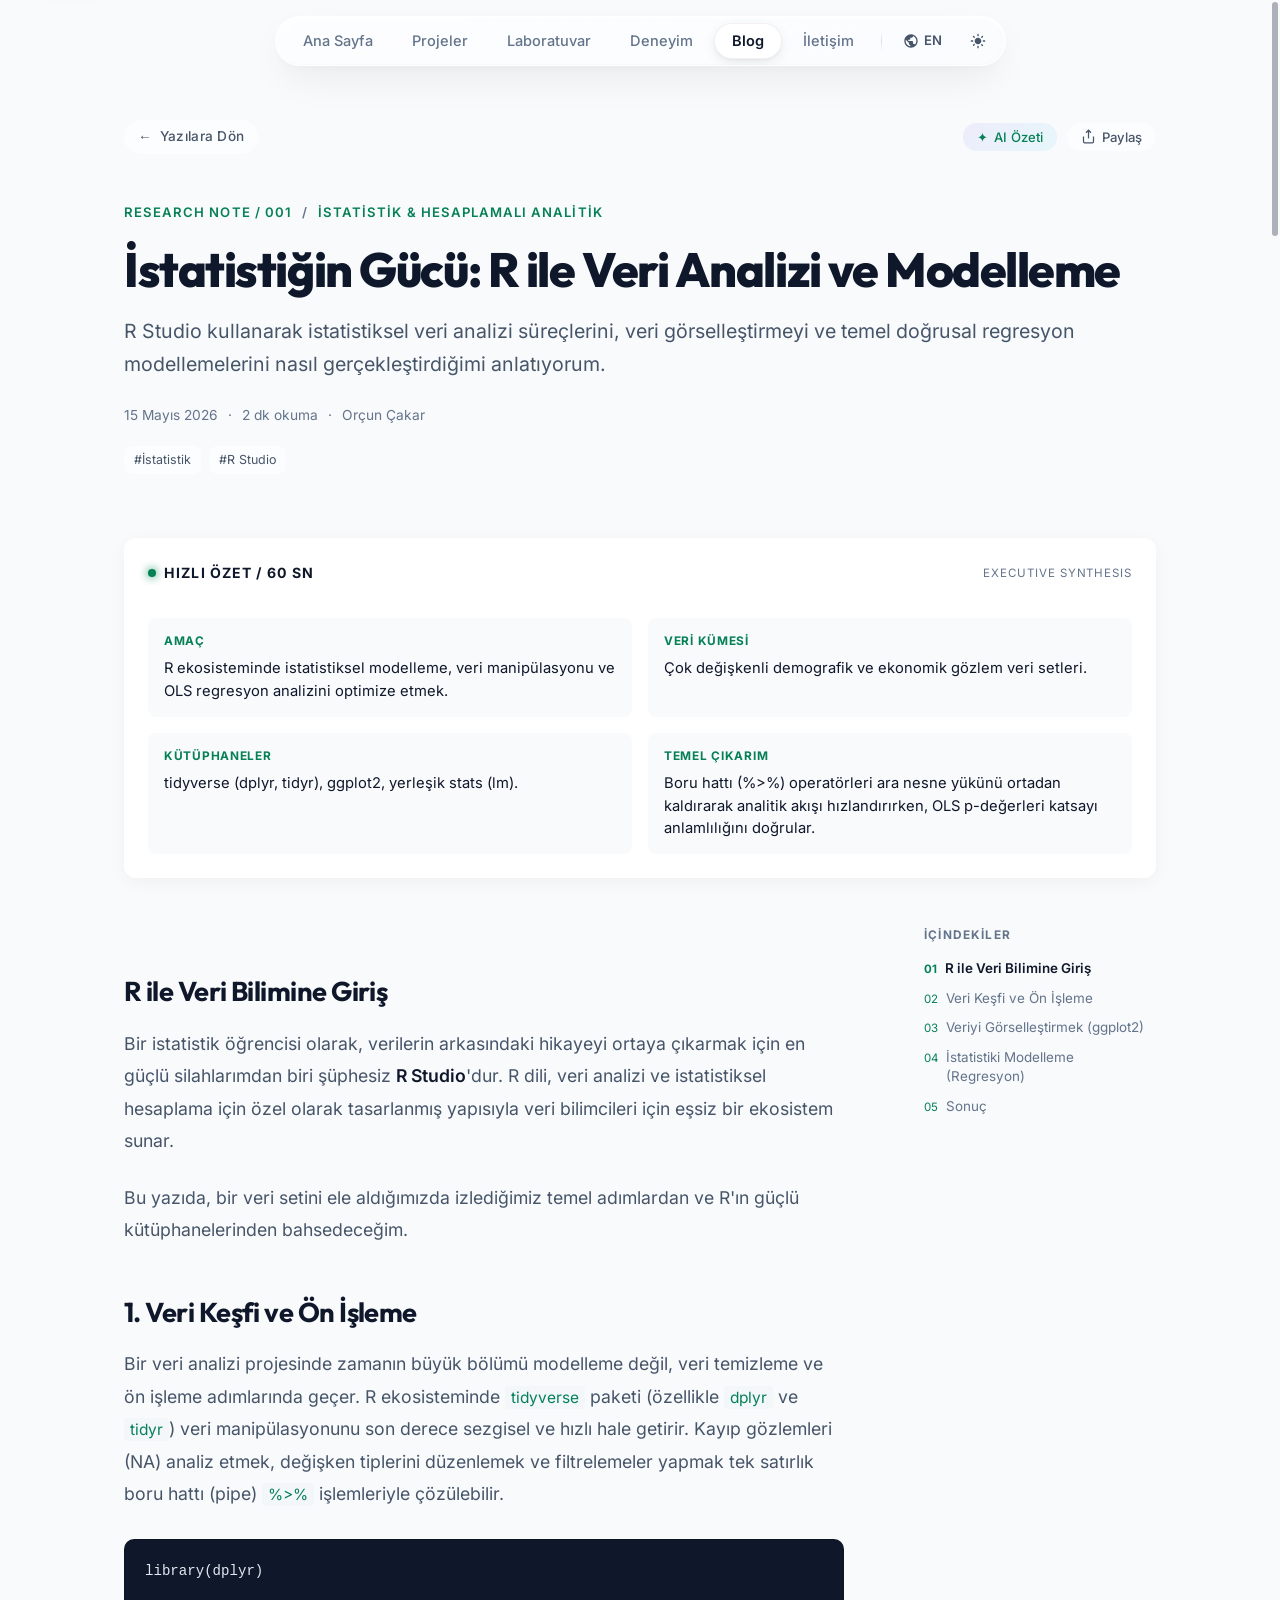
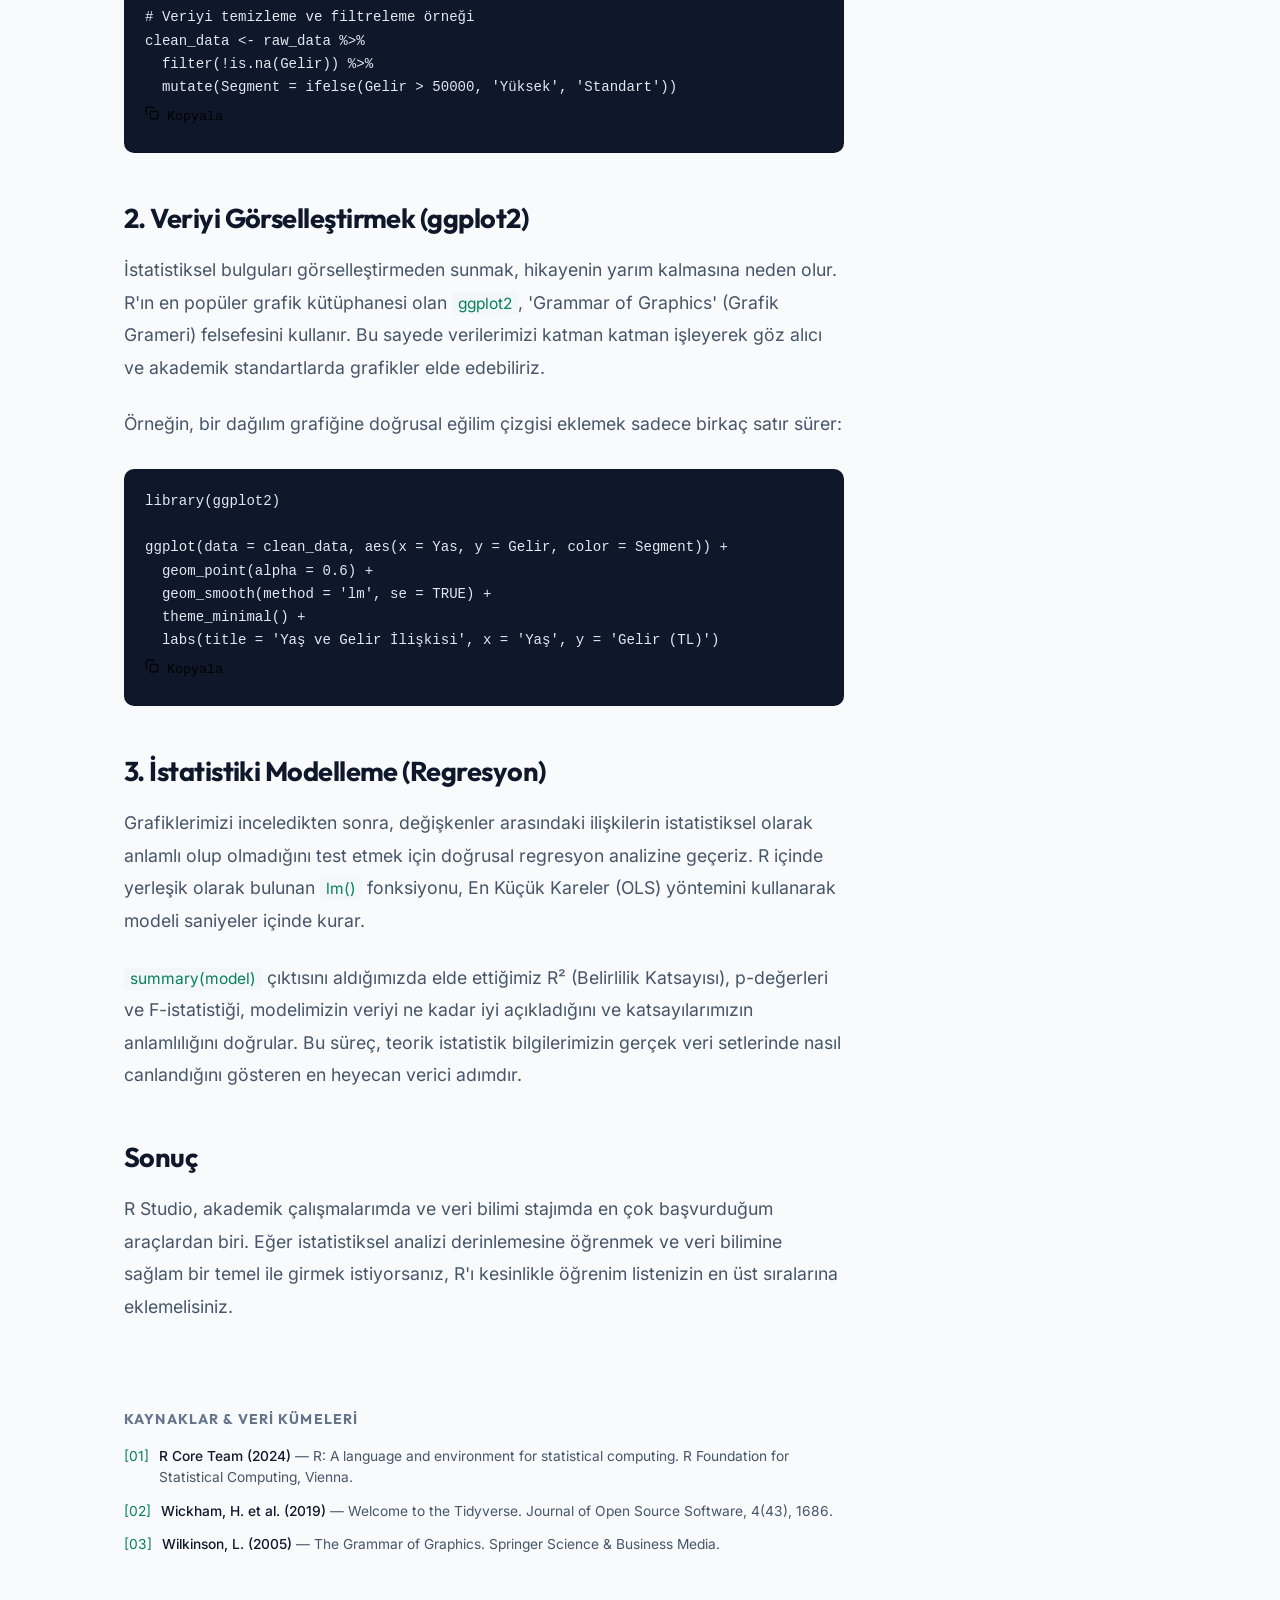
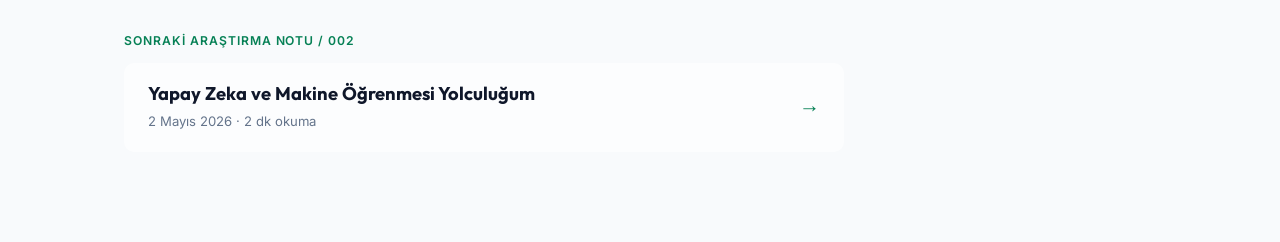
<file: post/r-data-analysis.html>
<!DOCTYPE html>
<html lang="tr">
<head>
    <meta charset="UTF-8">
    <script>
        (function() {
            try {
                const savedTheme = localStorage.getItem('theme');
                const prefersDark = window.matchMedia && window.matchMedia('(prefers-color-scheme: dark)').matches;
                if (savedTheme === 'light' || (!savedTheme && !prefersDark)) {
                    document.documentElement.classList.add('light-theme');
                } else {
                    document.documentElement.classList.remove('light-theme');
                }
            } catch (e) {}
        })();
    </script>
    <meta name="viewport" content="width=device-width, initial-scale=1.0">
    <script>
        // Eski paylasim linkleri (article.html?id=...) canonical adrese tasinir.
        // post/<slug>.html sayfalari bu sablondan uretildigi icin orada erken cikar.
        (function () {
            try {
                if (/\/post\//.test(location.pathname)) return;
                var id = new URLSearchParams(location.search).get('id');
                if (id && /^[A-Za-z0-9_-]+$/.test(id)) {
                    location.replace('/post/' + id + location.hash);
                }
            } catch (e) {}
        })();
    </script>
    <title id="page-head-title">İstatistiğin Gücü: R ile Veri Analizi ve Modelleme | Orçun Çakar</title>

    <meta name="description" id="meta-description" content="R Studio kullanarak istatistiksel veri analizi süreçlerini, veri görselleştirmeyi ve temel doğrusal regresyon modellemelerini nasıl gerçekleştirdiğimi anlatıyorum.">
    <meta name="keywords" id="meta-keywords" content="İstatistik, R Studio, Veri Bilimi, İstatistik, Makine Öğrenmesi, Orçun Çakar">
    <meta name="author" content="Orçun Çakar">
    <link rel="canonical" id="meta-canonical" href="https://orcuncakar.com/post/r-data-analysis">
    <link rel="alternate" type="application/rss+xml" title="Orcun Cakar - Arastirma Notlari" href="/feed.xml">

    <!-- Open Graph (Facebook, LinkedIn, Discord, WhatsApp) -->
    <meta property="og:title" id="og-title" content="İstatistiğin Gücü: R ile Veri Analizi ve Modelleme | Orçun Çakar">
    <meta property="og:description" id="og-description" content="R Studio kullanarak istatistiksel veri analizi süreçlerini, veri görselleştirmeyi ve temel doğrusal regresyon modellemelerini nasıl gerçekleştirdiğimi anlatıyorum.">
    <meta property="og:type" content="article">
    <meta property="og:url" id="og-url" content="https://orcuncakar.com/post/r-data-analysis">
    <meta property="og:image" id="og-image" content="https://orcuncakar.com/images/hanta_plot_7.png">
    <meta property="og:site_name" content="Orçun Çakar">

    <!-- Twitter Card -->
    <meta name="twitter:card" content="summary_large_image">
    <meta name="twitter:title" id="twitter-title" content="İstatistiğin Gücü: R ile Veri Analizi ve Modelleme | Orçun Çakar">
    <meta name="twitter:description" id="twitter-description" content="R Studio kullanarak istatistiksel veri analizi süreçlerini, veri görselleştirmeyi ve temel doğrusal regresyon modellemelerini nasıl gerçekleştirdiğimi anlatıyorum.">
    <meta name="twitter:image" id="twitter-image" content="https://orcuncakar.com/images/hanta_plot_7.png">

    <!-- Schema.org JSON-LD Structured Data (TechArticle) -->
    <script type="application/ld+json" id="article-schema">
{
  "@context": "https://schema.org",
  "@type": "TechArticle",
  "headline": "İstatistiğin Gücü: R ile Veri Analizi ve Modelleme",
  "description": "R Studio kullanarak istatistiksel veri analizi süreçlerini, veri görselleştirmeyi ve temel doğrusal regresyon modellemelerini nasıl gerçekleştirdiğimi anlatıyorum.",
  "image": "https://orcuncakar.com/images/hanta_plot_7.png",
  "inLanguage": "tr",
  "author": {
    "@type": "Person",
    "name": "Orçun Çakar",
    "jobTitle": "Statistics Student & Data Science / Machine Learning Intern",
    "url": "https://orcuncakar.com"
  },
  "datePublished": "2026-05-15",
  "keywords": "İstatistik, R Studio, Veri Bilimi, İstatistik, Makine Öğrenmesi, Orçun Çakar",
  "mainEntityOfPage": {
    "@type": "WebPage",
    "@id": "https://orcuncakar.com/post/r-data-analysis"
  }
}
    </script>

    <!-- Mobile Browser & PWA Support -->
    <meta name="theme-color" content="#0b0f19" id="meta-theme-color">
    <meta name="apple-mobile-web-app-capable" content="yes">
    <meta name="apple-mobile-web-app-status-bar-style" content="black-translucent">
    <meta name="apple-mobile-web-app-title" content="Orçun Çakar">
    <link rel="manifest" href="/manifest-blog.json">
    <link rel="icon" type="image/svg+xml" href="/images/brand/odak-blog.svg">
    <link rel="icon" type="image/png" sizes="32x32" href="/images/brand/odak-blog-32.png">
    <link rel="icon" type="image/png" sizes="16x16" href="/images/brand/odak-blog-16.png">
    <link rel="shortcut icon" href="/images/brand/odak-blog.ico">
    <link rel="apple-touch-icon" sizes="180x180" href="/images/brand/odak-blog-180.png">

    <!-- Google Fonts (Preconnected & Parallel Loading) -->
    <link rel="stylesheet" href="/fonts/fonts.css?v=d57e4d0c138deed5">

    <link rel="stylesheet" href="../style.css?v=131e34d4c0476f73">
    <link rel="stylesheet" href="../article.css?v=1e2fbb2fe025d0fd">
</head>
<body class="article-reading-body">
    <a class="skip-link" href="#article-main" data-translate="skip-link">İçeriğe atla</a>

    <!-- NAVİGASYON BAR -->
    <nav class="navbar" id="main-navbar">
        <div class="navbar-dock" id="navbar-dock">
            <div class="navbar-pill-wrapper" id="navbar-pill-wrapper">
                <!-- Dynamic Island Mini Kapsül Görünümü -->
                <div class="navbar-compact-view" id="navbar-compact-view">
                    <a href="/" class="compact-brand">Orçun</a>
                    <div class="nav-divider"></div>
                    <div class="compact-current-section" id="compact-section-label">
                        <span class="compact-text" data-translate="nav-blog">Blog</span>
                    </div>
                </div>

                <!-- Tam Menü Görünümü -->
                <div class="navbar-full-view" id="navbar-full-view">
                    <ul class="nav-links" id="navbar-links">
                        <li class="nav-indicator-pill" id="nav-indicator-pill" aria-hidden="true"></li>
                        <li><a href="/" class="nav-link" data-translate="nav-home">Ana Sayfa</a></li>
                        <li><a href="/#projects" class="nav-link" data-translate="nav-projects">Projeler</a></li>
                        <li><a href="/#playground" class="nav-link" data-translate="nav-playground">Laboratuvar</a></li>
                        <li><a href="/#timeline" class="nav-link" data-translate="nav-timeline">Deneyim</a></li>
                        <li><a href="/blog" class="nav-link active" data-translate="nav-blog">Blog</a></li>
                        <li><a href="/#contact" class="nav-link" data-translate="nav-contact">İletişim</a></li>
                    </ul>
                    
                    <div class="nav-divider"></div>
                    
                    <div class="nav-actions">
                        <button class="lang-toggle-btn" id="lang-toggle" aria-label="Dili Değiştir / Change Language">
                            <svg viewBox="0 0 24 24" width="16" height="16">
                                <path d="M12 2C6.48 2 2 6.48 2 12s4.48 10 10 10 10-4.48 10-10S17.52 2 12 2zm-1 17.93c-3.95-.49-7-3.85-7-7.93 0-.62.08-1.21.21-1.79L9 15v1c0 1.1.9 2 2 2v1.93zm6.9-2.53c-.26-.81-1-1.4-1.9-1.4h-1v-3c0-.55-.45-1-1-1h-6v-2h2c.55 0 1-.45 1-1V7h2c1.1 0 2-.9 2-2v-.41c2.93 1.19 5 4.06 5 7.41 0 2.08-.8 3.97-2.1 5.39z" fill="currentColor"/>
                            </svg>
                            <span class="lang-text">EN</span>
                        </button>
                        
                        <button class="theme-toggle-btn" id="theme-toggle" aria-label="Temayı Değiştir">
                            <svg class="sun-icon" viewBox="0 0 24 24">
                                <path d="M12 7c-2.76 0-5 2.24-5 5s2.24 5 5 5 5-2.24 5-5-2.24-5-5-5zM2 13h2c.55 0 1-.45 1-1s-.45-1-1-1H2c-.55 0-1 .45-1 1s.45 1 1 1zm18 0h2c.55 0 1-.45 1-1s-.45-1-1-1h-2c-.55 0-1 .45-1 1s.45 1 1 1zM11 2v2c0 .55.45 1 1 1s1-.45 1-1V2c0-.55-.45-1-1-1s-1 .45-1 1zm0 18v2c0 .55.45 1 1 1s1-.45 1-1v-2c0-.55-.45-1-1-1s-1 .45-1 1zM5.99 4.58c-.39-.39-1.03-.39-1.41 0s-.39 1.03 0 1.41l1.06 1.06c.39.39 1.03.39 1.41 0s.39-1.03 0-1.41L5.99 4.58zm12.37 12.37c-.39-.39-1.03-.39-1.41 0s-.39 1.03 0 1.41l1.06 1.06c.39.39 1.03.39 1.41 0s.39-1.03 0-1.41l-1.06-1.06zm1.06-10.96c.39-.39.39-1.03 0-1.41s-1.03-.39-1.41 0l-1.06 1.06c-.39.39-.39 1.03 0 1.41s1.03.39 1.41 0l1.06-1.06zM7.05 18.01c.39-.39.39-1.03 0-1.41s-1.03-.39-1.41 0l-1.06 1.06c-.39.39-.39 1.03 0 1.41s1.03.39 1.41 0l1.06-1.06z"/>
                            </svg>
                            <svg class="moon-icon" viewBox="0 0 24 24">
                                <path d="M21 12.79A9 9 0 1 1 11.21 3 7 7 0 0 0 21 12.79z"/>
                            </svg>
                        </button>

                        <button type="button" class="hamburger" id="mobile-menu-btn" aria-label="Menüyü Aç" aria-controls="navbar-links" aria-expanded="false">
                            <span></span>
                            <span></span>
                            <span></span>
                        </button>
                    </div>
                </div>
            </div>

            <!-- Bağımsız Ayrı Yüzde Uydu Hapı -->
            <div class="navbar-percent-pill" id="navbar-percent-pill" aria-label="Sayfa İlerleme Yüzdesi">
                <span id="compact-scroll-percent">0%</span>
            </div>
        </div>
    </nav>

    <!-- SAYFA İÇERİK KAPSAYICISI / PAGE CONTENT WRAPPER -->
    <div class="page-content-wrapper" id="page-content-wrapper">

        <!-- MAIN ARTICLE CONTAINER -->
        <main class="article-main-container" id="article-main">
            <div class="container article-shell">

                <!-- 0. EDITORIAL TOP ACTION BAR -->
                <div class="article-editorial-action-bar">
                    <a href="/blog" class="article-back-link font-mono" id="article-back-btn">
                        <span class="back-arrow">←</span>
                        <span data-translate="article-back">Yazılara Dön</span>
                    </a>

                    <div class="article-toolbar-actions">
                        <button class="article-toolbar-btn toc-btn font-mono" id="article-mobile-toc-btn" aria-label="İçindekiler" aria-expanded="false" aria-controls="mobile-toc-sheet">
                            <svg viewBox="0 0 24 24" width="15" height="15" fill="none" stroke="currentColor" stroke-width="2">
                                <line x1="8" y1="6" x2="21" y2="6"/>
                                <line x1="8" y1="12" x2="21" y2="12"/>
                                <line x1="8" y1="18" x2="21" y2="18"/>
                                <line x1="3" y1="6" x2="3.01" y2="6"/>
                                <line x1="3" y1="12" x2="3.01" y2="12"/>
                                <line x1="3" y1="18" x2="3.01" y2="18"/>
                            </svg>
                            <span data-translate="article-toc-btn">İçindekiler</span>
                        </button>

                        <button class="article-toolbar-btn ai-btn font-mono" id="article-ai-btn" aria-label="Yapay Zeka Özeti" aria-expanded="false" aria-controls="article-ai-sidecar">
                            <span class="ai-sparkle-dot">✦</span>
                            <span data-translate="blog-ai-btn-text">AI Özeti</span>
                        </button>

                        <button class="article-toolbar-btn share-btn font-mono" id="article-share-btn" title="Bağlantıyı Kopyala" aria-label="Paylaş">
                            <svg class="share-icon-default" viewBox="0 0 24 24" width="15" height="15" fill="none" stroke="currentColor" stroke-width="2">
                                <path d="M4 12v8a2 2 0 0 0 2 2h12a2 2 0 0 0 2-2v-8"/>
                                <polyline points="16 6 12 2 8 6"/>
                                <line x1="12" y1="2" x2="12" y2="15"/>
                            </svg>
                            <svg class="share-icon-copied" viewBox="0 0 24 24" width="15" height="15" fill="none" stroke="currentColor" stroke-width="2">
                                <polyline points="20 6 9 17 4 12"/>
                            </svg>
                            <span class="share-btn-text" data-translate="article-share">Paylaş</span>
                        </button>
                    </div>
                </div>

                <!-- 1. EDITORIAL ARTICLE HEADER -->
                <header class="article-header" id="article-header">
                    <div class="article-header-meta-top font-mono">
                        <span class="article-note-num" id="article-note-num">RESEARCH NOTE / 001</span>
                        <span class="meta-sep">/</span>
                        <span class="article-cat-badge" id="article-cat-badge">İSTATİSTİK &amp; HESAPLAMALI ANALİTİK</span>
                    </div>

                    <h1 class="article-heading-title" id="article-title">İstatistiğin Gücü: R ile Veri Analizi ve Modelleme</h1>

                    <p class="article-lead-excerpt" id="article-subtitle">R Studio kullanarak istatistiksel veri analizi süreçlerini, veri görselleştirmeyi ve temel doğrusal regresyon modellemelerini nasıl gerçekleştirdiğimi anlatıyorum.</p>

                    <div class="article-header-meta-bottom font-mono">
                        <span id="article-date">15 Mayıs 2026</span>
                        <span class="meta-dot">·</span>
                        <span id="article-readtime">2 dk okuma</span>
                        <span class="meta-dot">·</span>
                        <span class="author-label" data-translate="article-author">Orçun Çakar</span>
                    </div>

                    <div class="article-tags-cluster font-mono" id="article-tags"><span class="article-topic-tag">#İstatistik</span><span class="article-topic-tag">#R Studio</span></div>
                </header>

                <!-- 2. STRUCTURED QUICK READ / 60 SECONDS -->
                <section class="article-quick-read" id="article-quick-read">
                    <div class="quick-read-banner font-mono">
                        <div class="quick-read-badge-group">
                            <span class="quick-read-indicator-dot"></span>
                            <span class="quick-read-title" data-translate="article-quick-read-title">HIZLI ÖZET / 60 SN</span>
                        </div>
                        <span class="quick-read-tag font-mono">EXECUTIVE SYNTHESIS</span>
                    </div>

                    <div class="quick-read-grid" id="quick-read-grid">
                        <!-- JS ile yapılandırılmış Amaç, Veri, Model, Sonuç maddeleri -->
                    </div>
                </section>

                <!-- 3. ARTICLE BODY & TWO-COLUMN LAYOUT (DESKTOP RAIL + MAIN TEXT) -->
                <div class="article-layout-grid">
                    
                    <!-- MAIN READING COLUMN (MAX 740px) -->
                    <article class="article-content-column">
                        <div class="article-prose-content" id="article-body-content">
<h2>R ile Veri Bilimine Giriş</h2><p>Bir istatistik öğrencisi olarak, verilerin arkasındaki hikayeyi ortaya çıkarmak için en güçlü silahlarımdan biri şüphesiz <strong>R Studio</strong>'dur. R dili, veri analizi ve istatistiksel hesaplama için özel olarak tasarlanmış yapısıyla veri bilimcileri için eşsiz bir ekosistem sunar.</p><p>Bu yazıda, bir veri setini ele aldığımızda izlediğimiz temel adımlardan ve R'ın güçlü kütüphanelerinden bahsedeceğim.</p><h2 id="r-preprocessing">1. Veri Keşfi ve Ön İşleme</h2><p>Bir veri analizi projesinde zamanın büyük bölümü modelleme değil, veri temizleme ve ön işleme adımlarında geçer. R ekosisteminde <code>tidyverse</code> paketi (özellikle <code>dplyr</code> ve <code>tidyr</code>) veri manipülasyonunu son derece sezgisel ve hızlı hale getirir. Kayıp gözlemleri (NA) analiz etmek, değişken tiplerini düzenlemek ve filtrelemeler yapmak tek satırlık boru hattı (pipe) <code>%>%</code> işlemleriyle çözülebilir.</p><pre><code>library(dplyr)

# Veriyi temizleme ve filtreleme örneği
clean_data <- raw_data %>%
  filter(!is.na(Gelir)) %>%
  mutate(Segment = ifelse(Gelir > 50000, 'Yüksek', 'Standart'))</code></pre><h2 id="r-visualization">2. Veriyi Görselleştirmek (ggplot2)</h2><p>İstatistiksel bulguları görselleştirmeden sunmak, hikayenin yarım kalmasına neden olur. R'ın en popüler grafik kütüphanesi olan <code>ggplot2</code>, 'Grammar of Graphics' (Grafik Grameri) felsefesini kullanır. Bu sayede verilerimizi katman katman işleyerek göz alıcı ve akademik standartlarda grafikler elde edebiliriz.</p><p>Örneğin, bir dağılım grafiğine doğrusal eğilim çizgisi eklemek sadece birkaç satır sürer:</p><pre><code>library(ggplot2)

ggplot(data = clean_data, aes(x = Yas, y = Gelir, color = Segment)) +
  geom_point(alpha = 0.6) +
  geom_smooth(method = 'lm', se = TRUE) +
  theme_minimal() +
  labs(title = 'Yaş ve Gelir İlişkisi', x = 'Yaş', y = 'Gelir (TL)')</code></pre><h2 id="r-modeling">3. İstatistiki Modelleme (Regresyon)</h2><p>Grafiklerimizi inceledikten sonra, değişkenler arasındaki ilişkilerin istatistiksel olarak anlamlı olup olmadığını test etmek için doğrusal regresyon analizine geçeriz. R içinde yerleşik olarak bulunan <code>lm()</code> fonksiyonu, En Küçük Kareler (OLS) yöntemini kullanarak modeli saniyeler içinde kurar.</p><p><code>summary(model)</code> çıktısını aldığımızda elde ettiğimiz R² (Belirlilik Katsayısı), p-değerleri ve F-istatistiği, modelimizin veriyi ne kadar iyi açıkladığını ve katsayılarımızın anlamlılığını doğrular. Bu süreç, teorik istatistik bilgilerimizin gerçek veri setlerinde nasıl canlandığını gösteren en heyecan verici adımdır.</p><h2 id="r-conclusion">Sonuç</h2><p>R Studio, akademik çalışmalarımda ve veri bilimi stajımda en çok başvurduğum araçlardan biri. Eğer istatistiksel analizi derinlemesine öğrenmek ve veri bilimine sağlam bir temel ile girmek istiyorsanız, R'ı kesinlikle öğrenim listenizin en üst sıralarına eklemelisiniz.</p>
                        </div>

                        <!-- 4. ACADEMIC REFERENCES SECTION -->
                        <section class="article-references-section" id="article-references">
                            <h3 class="references-heading font-mono" data-translate="article-references-title">KAYNAKLAR & VERİ KÜMELERİ</h3>
                            <ol class="references-list font-mono" id="references-list">
                                <!-- Dinamik kaynaklar eklenecek -->
                            </ol>
                        </section>

                        <!-- 5. NEXT RESEARCH NOTE FOOTER -->
                        <section class="article-next-navigation" id="article-next-footer">
                            <div class="next-nav-label font-mono" id="next-nav-label">SONRAKİ ARAŞTIRMA NOTU / 001</div>
                            <a href="#" class="next-nav-card" id="next-nav-card">
                                <div class="next-card-text">
                                    <h4 class="next-card-title" id="next-post-title">...</h4>
                                    <p class="next-card-meta font-mono" id="next-post-meta">...</p>
                                </div>
                                <div class="next-card-arrow font-mono">→</div>
                            </a>
                        </section>
                    </article>

                    <!-- STICKY TABLE OF CONTENTS RAIL (DESKTOP) -->
                    <aside class="article-toc-rail" id="article-toc-rail">
                        <div class="toc-rail-inner">
                            <div class="toc-rail-header font-mono" data-translate="article-toc-title">İÇİNDEKİLER</div>
                            <nav class="toc-rail-nav" aria-label="İçindekiler">
                                <ul class="toc-rail-list font-mono" id="toc-rail-list">
                                    <!-- JS ile dinamik numaralı editoryal liste -->
                                </ul>
                            </nav>
                        </div>
                    </aside>

                </div>

            </div>
        </main>

    </div>

    <!-- 6. FLOATING AI RESEARCH SIDECAR (NON-BLOCKING ASSISTANT) -->
    <aside class="article-ai-sidecar" id="article-ai-sidecar" role="region" aria-label="Yapay Zeka Araştırma Asistanı">
        <div class="ai-sidecar-header">
            <div class="ai-sidecar-title-group">
                <span class="ai-sidecar-sparkle" id="ai-sidecar-sparkle">✦</span>
                <div class="ai-sidecar-headings">
                    <span class="ai-sidecar-main-title font-mono" id="ai-sidecar-title" data-translate="blog-ai-title">YAPAY ZEKÂ ÖZETİ</span>
                    <span class="ai-sidecar-meta font-mono" id="ai-sidecar-meta" data-translate="article-ai-readtime">~45 saniyede oku</span>
                </div>
            </div>
            <button class="ai-sidecar-close-btn" id="article-ai-close-btn" aria-label="Kapat">✕</button>
        </div>

        <!-- DECORATIVE SYNTHESIS LINE (SINGLE SWEEP LIGHT) -->
        <div class="ai-synthesis-line" id="ai-synthesis-line" aria-hidden="true">
            <div class="synthesis-sweep-light"></div>
        </div>

        <div class="ai-sidecar-body">
            <!-- TAB 1: ANA BULGULAR (3 STRUCTURED BULLETS + MAKALEDE GÖR) -->
            <div class="ai-tab-pane active" id="ai-pane-findings">
                <div class="ai-findings-section-header font-mono" id="ai-findings-badge" data-translate="ai-findings-label">
                    3 ANA BULGU
                </div>
                <div class="ai-findings-list" id="ai-findings-list">
                    <!-- JS ile dinamik doldurulur -->
                </div>
            </div>

            <!-- TAB 2: METODOLOJİ -->
            <div class="ai-tab-pane" id="ai-pane-methodology">
                <div class="ai-distilled-card font-mono" id="ai-methodology-content"></div>
            </div>

            <!-- TAB 3: SONUÇ -->
            <div class="ai-tab-pane" id="ai-pane-conclusion">
                <div class="ai-distilled-card font-mono" id="ai-conclusion-content"></div>
            </div>
        </div>

        <!-- MINIMAL EDITORIAL TABS -->
        <div class="ai-sidecar-tabs font-mono" id="ai-sidecar-tabs">
            <button class="ai-tab-btn active" data-tab="findings" data-translate="ai-tab-findings">Ana Bulgular</button>
            <span class="ai-tab-dot">·</span>
            <button class="ai-tab-btn" data-tab="methodology" data-translate="ai-tab-methodology">Metodoloji</button>
            <span class="ai-tab-dot">·</span>
            <button class="ai-tab-btn" data-tab="conclusion" data-translate="ai-tab-conclusion">Sonuç</button>
        </div>

        <div class="ai-sidecar-footer font-mono">
            <span data-translate="ai-sidecar-disclaimer">AI tarafından oluşturulan özet · Makale içeriğine dayanır</span>
        </div>
    </aside>

    <!-- MOBILE TOC BOTTOM SHEET (MOBİL İÇİNDEKİLER PANELİ) -->
    <div class="mobile-toc-sheet" id="mobile-toc-sheet" role="dialog" aria-modal="true" aria-label="İçindekiler">
        <div class="mobile-toc-backdrop" id="mobile-toc-backdrop"></div>
        <div class="mobile-toc-panel">
            <div class="mobile-toc-header font-mono">
                <span data-translate="article-toc-title">İÇİNDEKİLER</span>
                <button class="mobile-toc-close" id="mobile-toc-close" aria-label="Kapat">✕</button>
            </div>
            <ul class="mobile-toc-list font-mono" id="mobile-toc-list">
                <!-- JS ile yüklenecek liste -->
            </ul>
        </div>
    </div>

    <!-- SCROLL TO TOP BUTON -->
    <button class="scroll-top-btn" id="scroll-to-top" aria-label="Sayfanın En Üstüne Çık" data-translate-aria-label="scroll-top-label">
        <svg viewBox="0 0 16 16" width="16" height="16" fill="none" stroke="currentColor" stroke-width="2" stroke-linecap="round" stroke-linejoin="round" aria-hidden="true"><path d="M8 13V4M4 8L8 4L12 8"/></svg>
    </button>

    <!-- SCRIPTLER -->
    <script src="../translations.js?v=ce06090d26c180e6" defer></script>
    <script src="../posts-data.js?v=9eb1afe564238710" defer></script>
    <script src="../site-shell.js?v=74548cae366c82b6" defer></script>
    <script src="../article.js?v=bc64fa1477ec09a1" defer></script>
</body>
</html>
</file>
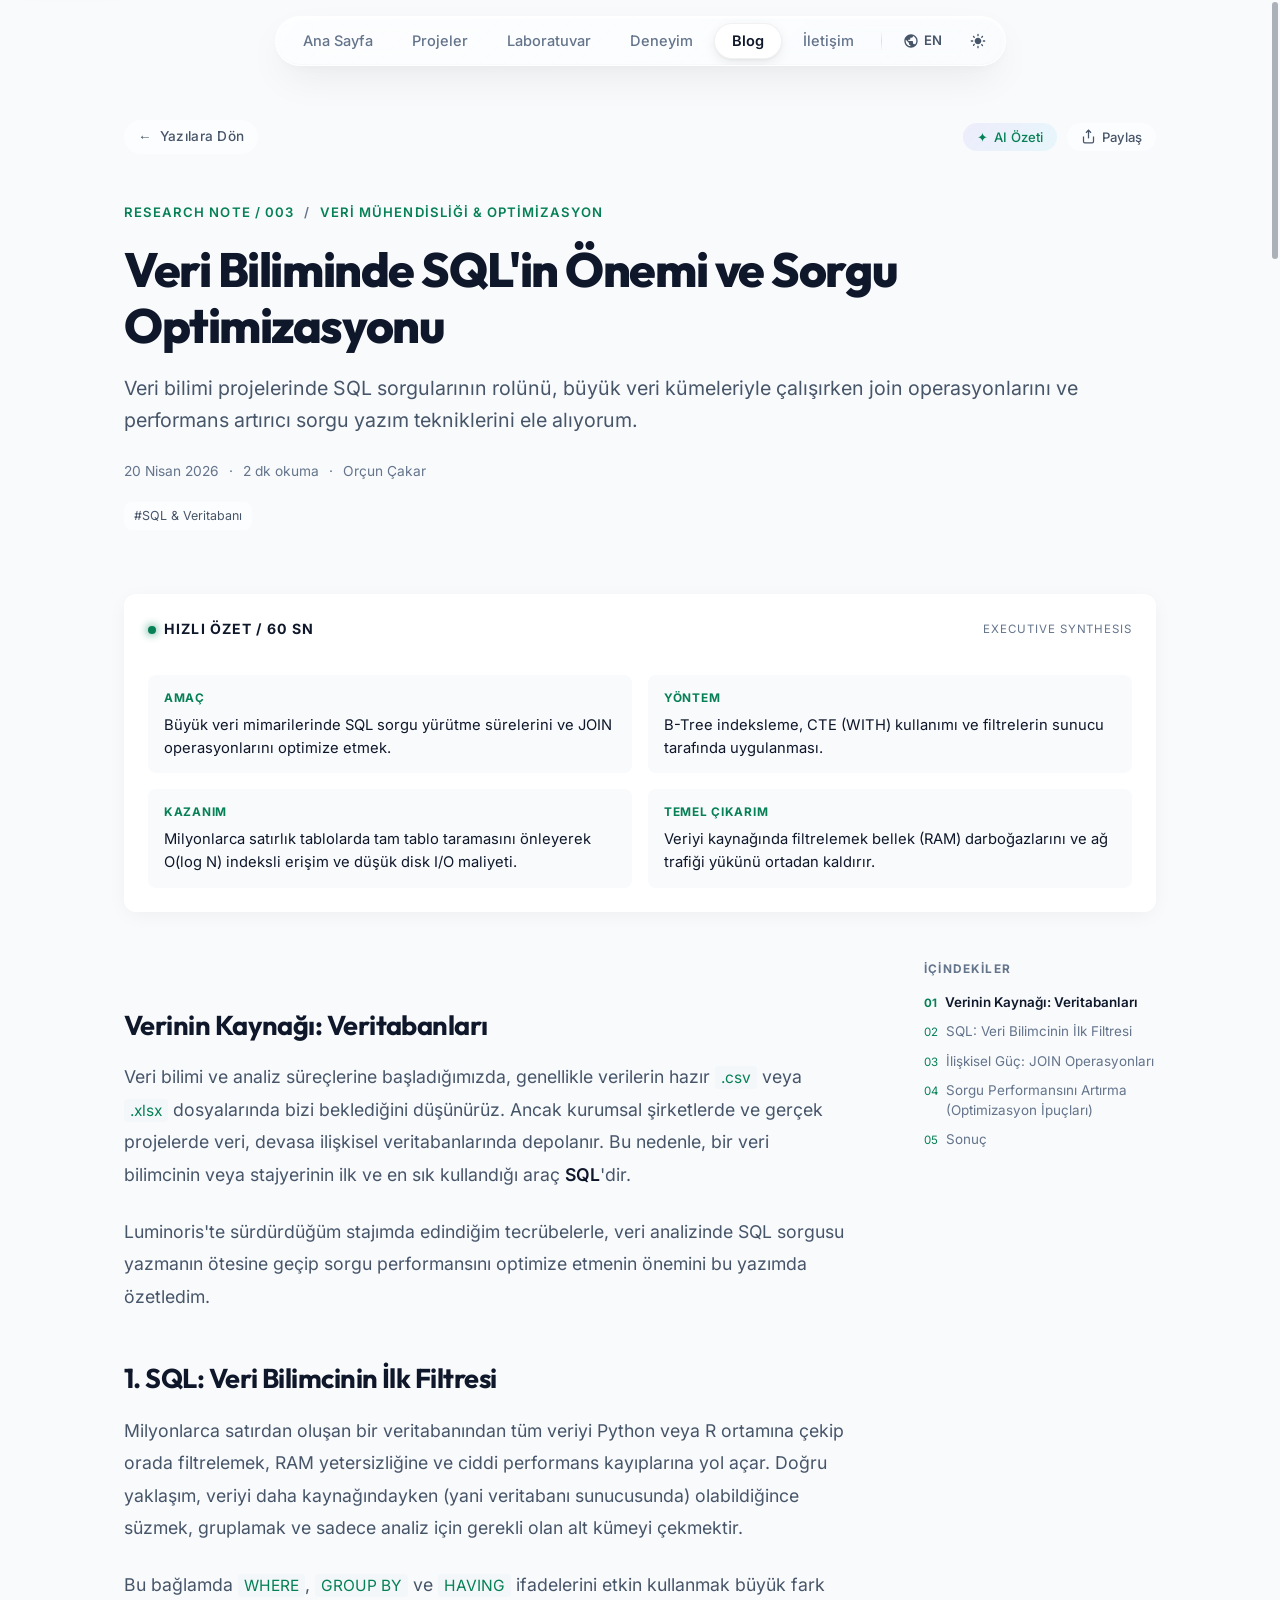
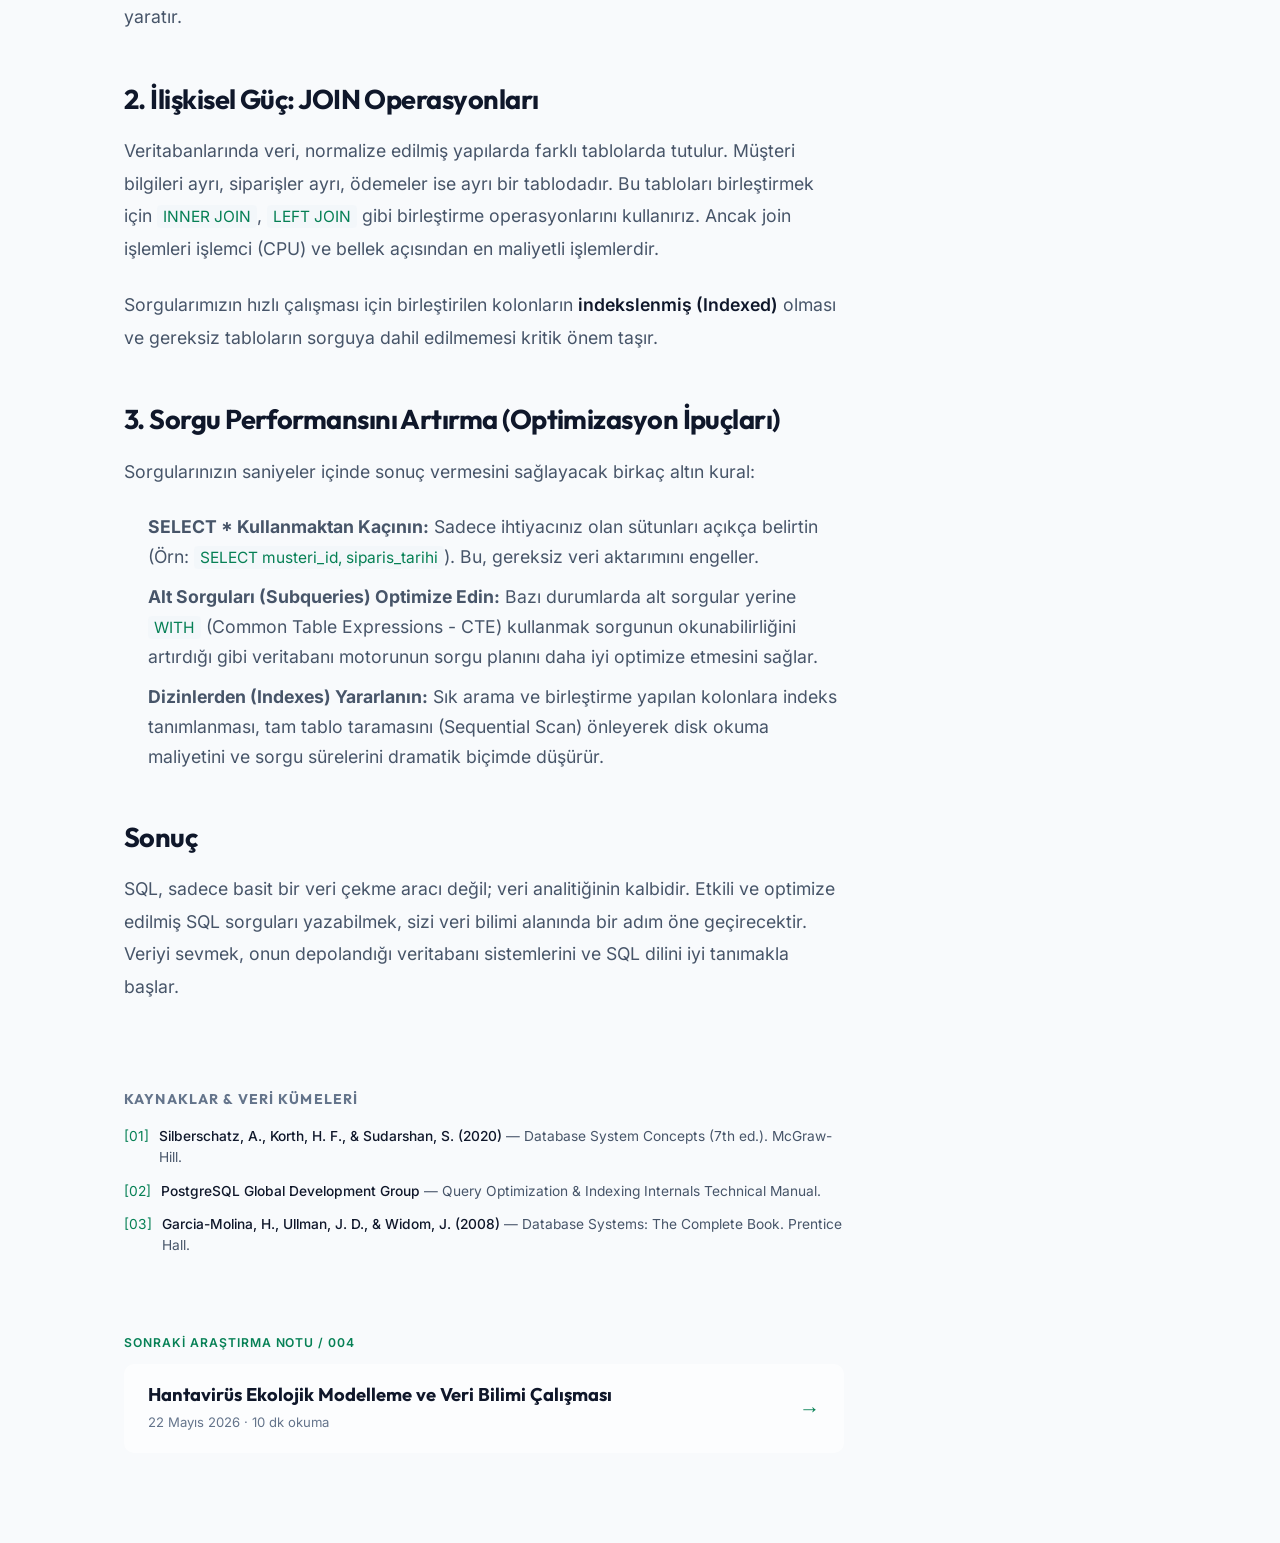
<file: post/sql-importance.html>
<!DOCTYPE html>
<html lang="tr">
<head>
    <meta charset="UTF-8">
    <script>
        (function() {
            try {
                const savedTheme = localStorage.getItem('theme');
                const prefersDark = window.matchMedia && window.matchMedia('(prefers-color-scheme: dark)').matches;
                if (savedTheme === 'light' || (!savedTheme && !prefersDark)) {
                    document.documentElement.classList.add('light-theme');
                } else {
                    document.documentElement.classList.remove('light-theme');
                }
            } catch (e) {}
        })();
    </script>
    <meta name="viewport" content="width=device-width, initial-scale=1.0">
    <script>
        // Eski paylasim linkleri (article.html?id=...) canonical adrese tasinir.
        // post/<slug>.html sayfalari bu sablondan uretildigi icin orada erken cikar.
        (function () {
            try {
                if (/\/post\//.test(location.pathname)) return;
                var id = new URLSearchParams(location.search).get('id');
                if (id && /^[A-Za-z0-9_-]+$/.test(id)) {
                    location.replace('/post/' + id + location.hash);
                }
            } catch (e) {}
        })();
    </script>
    <title id="page-head-title">Veri Biliminde SQL'in Önemi ve Sorgu Optimizasyonu | Orçun Çakar</title>

    <meta name="description" id="meta-description" content="Veri bilimi projelerinde SQL sorgularının rolünü, büyük veri kümeleriyle çalışırken join operasyonlarını ve performans artırıcı sorgu yazım tekniklerini ele alıyorum.">
    <meta name="keywords" id="meta-keywords" content="SQL &amp; Veritabanı, Veri Bilimi, İstatistik, Makine Öğrenmesi, Orçun Çakar">
    <meta name="author" content="Orçun Çakar">
    <link rel="canonical" id="meta-canonical" href="https://orcuncakar.com/post/sql-importance">
    <link rel="alternate" type="application/rss+xml" title="Orcun Cakar - Arastirma Notlari" href="/feed.xml">

    <!-- Open Graph (Facebook, LinkedIn, Discord, WhatsApp) -->
    <meta property="og:title" id="og-title" content="Veri Biliminde SQL'in Önemi ve Sorgu Optimizasyonu | Orçun Çakar">
    <meta property="og:description" id="og-description" content="Veri bilimi projelerinde SQL sorgularının rolünü, büyük veri kümeleriyle çalışırken join operasyonlarını ve performans artırıcı sorgu yazım tekniklerini ele alıyorum.">
    <meta property="og:type" content="article">
    <meta property="og:url" id="og-url" content="https://orcuncakar.com/post/sql-importance">
    <meta property="og:image" id="og-image" content="https://orcuncakar.com/images/hanta_plot_3.png">
    <meta property="og:site_name" content="Orçun Çakar">

    <!-- Twitter Card -->
    <meta name="twitter:card" content="summary_large_image">
    <meta name="twitter:title" id="twitter-title" content="Veri Biliminde SQL'in Önemi ve Sorgu Optimizasyonu | Orçun Çakar">
    <meta name="twitter:description" id="twitter-description" content="Veri bilimi projelerinde SQL sorgularının rolünü, büyük veri kümeleriyle çalışırken join operasyonlarını ve performans artırıcı sorgu yazım tekniklerini ele alıyorum.">
    <meta name="twitter:image" id="twitter-image" content="https://orcuncakar.com/images/hanta_plot_3.png">

    <!-- Schema.org JSON-LD Structured Data (TechArticle) -->
    <script type="application/ld+json" id="article-schema">
{
  "@context": "https://schema.org",
  "@type": "TechArticle",
  "headline": "Veri Biliminde SQL'in Önemi ve Sorgu Optimizasyonu",
  "description": "Veri bilimi projelerinde SQL sorgularının rolünü, büyük veri kümeleriyle çalışırken join operasyonlarını ve performans artırıcı sorgu yazım tekniklerini ele alıyorum.",
  "image": "https://orcuncakar.com/images/hanta_plot_3.png",
  "inLanguage": "tr",
  "author": {
    "@type": "Person",
    "name": "Orçun Çakar",
    "jobTitle": "Statistics Student & Data Science / Machine Learning Intern",
    "url": "https://orcuncakar.com"
  },
  "datePublished": "2026-04-20",
  "keywords": "SQL & Veritabanı, Veri Bilimi, İstatistik, Makine Öğrenmesi, Orçun Çakar",
  "mainEntityOfPage": {
    "@type": "WebPage",
    "@id": "https://orcuncakar.com/post/sql-importance"
  }
}
    </script>

    <!-- Mobile Browser & PWA Support -->
    <meta name="theme-color" content="#0b0f19" id="meta-theme-color">
    <meta name="apple-mobile-web-app-capable" content="yes">
    <meta name="apple-mobile-web-app-status-bar-style" content="black-translucent">
    <meta name="apple-mobile-web-app-title" content="Orçun Çakar">
    <link rel="manifest" href="/manifest-blog.json">
    <link rel="icon" type="image/svg+xml" href="/images/brand/odak-blog.svg">
    <link rel="icon" type="image/png" sizes="32x32" href="/images/brand/odak-blog-32.png">
    <link rel="icon" type="image/png" sizes="16x16" href="/images/brand/odak-blog-16.png">
    <link rel="shortcut icon" href="/images/brand/odak-blog.ico">
    <link rel="apple-touch-icon" sizes="180x180" href="/images/brand/odak-blog-180.png">

    <!-- Google Fonts (Preconnected & Parallel Loading) -->
    <link rel="stylesheet" href="/fonts/fonts.css?v=d57e4d0c138deed5">

    <link rel="stylesheet" href="../style.css?v=131e34d4c0476f73">
    <link rel="stylesheet" href="../article.css?v=1e2fbb2fe025d0fd">
</head>
<body class="article-reading-body">
    <a class="skip-link" href="#article-main" data-translate="skip-link">İçeriğe atla</a>

    <!-- NAVİGASYON BAR -->
    <nav class="navbar" id="main-navbar">
        <div class="navbar-dock" id="navbar-dock">
            <div class="navbar-pill-wrapper" id="navbar-pill-wrapper">
                <!-- Dynamic Island Mini Kapsül Görünümü -->
                <div class="navbar-compact-view" id="navbar-compact-view">
                    <a href="/" class="compact-brand">Orçun</a>
                    <div class="nav-divider"></div>
                    <div class="compact-current-section" id="compact-section-label">
                        <span class="compact-text" data-translate="nav-blog">Blog</span>
                    </div>
                </div>

                <!-- Tam Menü Görünümü -->
                <div class="navbar-full-view" id="navbar-full-view">
                    <ul class="nav-links" id="navbar-links">
                        <li class="nav-indicator-pill" id="nav-indicator-pill" aria-hidden="true"></li>
                        <li><a href="/" class="nav-link" data-translate="nav-home">Ana Sayfa</a></li>
                        <li><a href="/#projects" class="nav-link" data-translate="nav-projects">Projeler</a></li>
                        <li><a href="/#playground" class="nav-link" data-translate="nav-playground">Laboratuvar</a></li>
                        <li><a href="/#timeline" class="nav-link" data-translate="nav-timeline">Deneyim</a></li>
                        <li><a href="/blog" class="nav-link active" data-translate="nav-blog">Blog</a></li>
                        <li><a href="/#contact" class="nav-link" data-translate="nav-contact">İletişim</a></li>
                    </ul>
                    
                    <div class="nav-divider"></div>
                    
                    <div class="nav-actions">
                        <button class="lang-toggle-btn" id="lang-toggle" aria-label="Dili Değiştir / Change Language">
                            <svg viewBox="0 0 24 24" width="16" height="16">
                                <path d="M12 2C6.48 2 2 6.48 2 12s4.48 10 10 10 10-4.48 10-10S17.52 2 12 2zm-1 17.93c-3.95-.49-7-3.85-7-7.93 0-.62.08-1.21.21-1.79L9 15v1c0 1.1.9 2 2 2v1.93zm6.9-2.53c-.26-.81-1-1.4-1.9-1.4h-1v-3c0-.55-.45-1-1-1h-6v-2h2c.55 0 1-.45 1-1V7h2c1.1 0 2-.9 2-2v-.41c2.93 1.19 5 4.06 5 7.41 0 2.08-.8 3.97-2.1 5.39z" fill="currentColor"/>
                            </svg>
                            <span class="lang-text">EN</span>
                        </button>
                        
                        <button class="theme-toggle-btn" id="theme-toggle" aria-label="Temayı Değiştir">
                            <svg class="sun-icon" viewBox="0 0 24 24">
                                <path d="M12 7c-2.76 0-5 2.24-5 5s2.24 5 5 5 5-2.24 5-5-2.24-5-5-5zM2 13h2c.55 0 1-.45 1-1s-.45-1-1-1H2c-.55 0-1 .45-1 1s.45 1 1 1zm18 0h2c.55 0 1-.45 1-1s-.45-1-1-1h-2c-.55 0-1 .45-1 1s.45 1 1 1zM11 2v2c0 .55.45 1 1 1s1-.45 1-1V2c0-.55-.45-1-1-1s-1 .45-1 1zm0 18v2c0 .55.45 1 1 1s1-.45 1-1v-2c0-.55-.45-1-1-1s-1 .45-1 1zM5.99 4.58c-.39-.39-1.03-.39-1.41 0s-.39 1.03 0 1.41l1.06 1.06c.39.39 1.03.39 1.41 0s.39-1.03 0-1.41L5.99 4.58zm12.37 12.37c-.39-.39-1.03-.39-1.41 0s-.39 1.03 0 1.41l1.06 1.06c.39.39 1.03.39 1.41 0s.39-1.03 0-1.41l-1.06-1.06zm1.06-10.96c.39-.39.39-1.03 0-1.41s-1.03-.39-1.41 0l-1.06 1.06c-.39.39-.39 1.03 0 1.41s1.03.39 1.41 0l1.06-1.06zM7.05 18.01c.39-.39.39-1.03 0-1.41s-1.03-.39-1.41 0l-1.06 1.06c-.39.39-.39 1.03 0 1.41s1.03.39 1.41 0l1.06-1.06z"/>
                            </svg>
                            <svg class="moon-icon" viewBox="0 0 24 24">
                                <path d="M21 12.79A9 9 0 1 1 11.21 3 7 7 0 0 0 21 12.79z"/>
                            </svg>
                        </button>

                        <button type="button" class="hamburger" id="mobile-menu-btn" aria-label="Menüyü Aç" aria-controls="navbar-links" aria-expanded="false">
                            <span></span>
                            <span></span>
                            <span></span>
                        </button>
                    </div>
                </div>
            </div>

            <!-- Bağımsız Ayrı Yüzde Uydu Hapı -->
            <div class="navbar-percent-pill" id="navbar-percent-pill" aria-label="Sayfa İlerleme Yüzdesi">
                <span id="compact-scroll-percent">0%</span>
            </div>
        </div>
    </nav>

    <!-- SAYFA İÇERİK KAPSAYICISI / PAGE CONTENT WRAPPER -->
    <div class="page-content-wrapper" id="page-content-wrapper">

        <!-- MAIN ARTICLE CONTAINER -->
        <main class="article-main-container" id="article-main">
            <div class="container article-shell">

                <!-- 0. EDITORIAL TOP ACTION BAR -->
                <div class="article-editorial-action-bar">
                    <a href="/blog" class="article-back-link font-mono" id="article-back-btn">
                        <span class="back-arrow">←</span>
                        <span data-translate="article-back">Yazılara Dön</span>
                    </a>

                    <div class="article-toolbar-actions">
                        <button class="article-toolbar-btn toc-btn font-mono" id="article-mobile-toc-btn" aria-label="İçindekiler" aria-expanded="false" aria-controls="mobile-toc-sheet">
                            <svg viewBox="0 0 24 24" width="15" height="15" fill="none" stroke="currentColor" stroke-width="2">
                                <line x1="8" y1="6" x2="21" y2="6"/>
                                <line x1="8" y1="12" x2="21" y2="12"/>
                                <line x1="8" y1="18" x2="21" y2="18"/>
                                <line x1="3" y1="6" x2="3.01" y2="6"/>
                                <line x1="3" y1="12" x2="3.01" y2="12"/>
                                <line x1="3" y1="18" x2="3.01" y2="18"/>
                            </svg>
                            <span data-translate="article-toc-btn">İçindekiler</span>
                        </button>

                        <button class="article-toolbar-btn ai-btn font-mono" id="article-ai-btn" aria-label="Yapay Zeka Özeti" aria-expanded="false" aria-controls="article-ai-sidecar">
                            <span class="ai-sparkle-dot">✦</span>
                            <span data-translate="blog-ai-btn-text">AI Özeti</span>
                        </button>

                        <button class="article-toolbar-btn share-btn font-mono" id="article-share-btn" title="Bağlantıyı Kopyala" aria-label="Paylaş">
                            <svg class="share-icon-default" viewBox="0 0 24 24" width="15" height="15" fill="none" stroke="currentColor" stroke-width="2">
                                <path d="M4 12v8a2 2 0 0 0 2 2h12a2 2 0 0 0 2-2v-8"/>
                                <polyline points="16 6 12 2 8 6"/>
                                <line x1="12" y1="2" x2="12" y2="15"/>
                            </svg>
                            <svg class="share-icon-copied" viewBox="0 0 24 24" width="15" height="15" fill="none" stroke="currentColor" stroke-width="2">
                                <polyline points="20 6 9 17 4 12"/>
                            </svg>
                            <span class="share-btn-text" data-translate="article-share">Paylaş</span>
                        </button>
                    </div>
                </div>

                <!-- 1. EDITORIAL ARTICLE HEADER -->
                <header class="article-header" id="article-header">
                    <div class="article-header-meta-top font-mono">
                        <span class="article-note-num" id="article-note-num">RESEARCH NOTE / 003</span>
                        <span class="meta-sep">/</span>
                        <span class="article-cat-badge" id="article-cat-badge">VERİ MÜHENDİSLİĞİ &amp; OPTİMİZASYON</span>
                    </div>

                    <h1 class="article-heading-title" id="article-title">Veri Biliminde SQL'in Önemi ve Sorgu Optimizasyonu</h1>

                    <p class="article-lead-excerpt" id="article-subtitle">Veri bilimi projelerinde SQL sorgularının rolünü, büyük veri kümeleriyle çalışırken join operasyonlarını ve performans artırıcı sorgu yazım tekniklerini ele alıyorum.</p>

                    <div class="article-header-meta-bottom font-mono">
                        <span id="article-date">20 Nisan 2026</span>
                        <span class="meta-dot">·</span>
                        <span id="article-readtime">2 dk okuma</span>
                        <span class="meta-dot">·</span>
                        <span class="author-label" data-translate="article-author">Orçun Çakar</span>
                    </div>

                    <div class="article-tags-cluster font-mono" id="article-tags"><span class="article-topic-tag">#SQL &amp; Veritabanı</span></div>
                </header>

                <!-- 2. STRUCTURED QUICK READ / 60 SECONDS -->
                <section class="article-quick-read" id="article-quick-read">
                    <div class="quick-read-banner font-mono">
                        <div class="quick-read-badge-group">
                            <span class="quick-read-indicator-dot"></span>
                            <span class="quick-read-title" data-translate="article-quick-read-title">HIZLI ÖZET / 60 SN</span>
                        </div>
                        <span class="quick-read-tag font-mono">EXECUTIVE SYNTHESIS</span>
                    </div>

                    <div class="quick-read-grid" id="quick-read-grid">
                        <!-- JS ile yapılandırılmış Amaç, Veri, Model, Sonuç maddeleri -->
                    </div>
                </section>

                <!-- 3. ARTICLE BODY & TWO-COLUMN LAYOUT (DESKTOP RAIL + MAIN TEXT) -->
                <div class="article-layout-grid">
                    
                    <!-- MAIN READING COLUMN (MAX 740px) -->
                    <article class="article-content-column">
                        <div class="article-prose-content" id="article-body-content">
<h2>Verinin Kaynağı: Veritabanları</h2><p>Veri bilimi ve analiz süreçlerine başladığımızda, genellikle verilerin hazır <code>.csv</code> veya <code>.xlsx</code> dosyalarında bizi beklediğini düşünürüz. Ancak kurumsal şirketlerde ve gerçek projelerde veri, devasa ilişkisel veritabanlarında depolanır. Bu nedenle, bir veri bilimcinin veya stajyerinin ilk ve en sık kullandığı araç <strong>SQL</strong>'dir.</p><p>Luminoris'te sürdürdüğüm stajımda edindiğim tecrübelerle, veri analizinde SQL sorgusu yazmanın ötesine geçip sorgu performansını optimize etmenin önemini bu yazımda özetledim.</p><h2 id="sql-filtering">1. SQL: Veri Bilimcinin İlk Filtresi</h2><p>Milyonlarca satırdan oluşan bir veritabanından tüm veriyi Python veya R ortamına çekip orada filtrelemek, RAM yetersizliğine ve ciddi performans kayıplarına yol açar. Doğru yaklaşım, veriyi daha kaynağındayken (yani veritabanı sunucusunda) olabildiğince süzmek, gruplamak ve sadece analiz için gerekli olan alt kümeyi çekmektir.</p><p>Bu bağlamda <code>WHERE</code>, <code>GROUP BY</code> ve <code>HAVING</code> ifadelerini etkin kullanmak büyük fark yaratır.</p><h2 id="sql-joins">2. İlişkisel Güç: JOIN Operasyonları</h2><p>Veritabanlarında veri, normalize edilmiş yapılarda farklı tablolarda tutulur. Müşteri bilgileri ayrı, siparişler ayrı, ödemeler ise ayrı bir tablodadır. Bu tabloları birleştirmek için <code>INNER JOIN</code>, <code>LEFT JOIN</code> gibi birleştirme operasyonlarını kullanırız. Ancak join işlemleri işlemci (CPU) ve bellek açısından en maliyetli işlemlerdir.</p><p>Sorgularımızın hızlı çalışması için birleştirilen kolonların <strong>indekslenmiş (Indexed)</strong> olması ve gereksiz tabloların sorguya dahil edilmemesi kritik önem taşır.</p><h2 id="sql-optimization">3. Sorgu Performansını Artırma (Optimizasyon İpuçları)</h2><p>Sorgularınızın saniyeler içinde sonuç vermesini sağlayacak birkaç altın kural:</p><ul><li><strong>SELECT * Kullanmaktan Kaçının:</strong> Sadece ihtiyacınız olan sütunları açıkça belirtin (Örn: <code>SELECT musteri_id, siparis_tarihi</code>). Bu, gereksiz veri aktarımını engeller.</li><li><strong>Alt Sorguları (Subqueries) Optimize Edin:</strong> Bazı durumlarda alt sorgular yerine <code>WITH</code> (Common Table Expressions - CTE) kullanmak sorgunun okunabilirliğini artırdığı gibi veritabanı motorunun sorgu planını daha iyi optimize etmesini sağlar.</li><li><strong>Dizinlerden (Indexes) Yararlanın:</strong> Sık arama ve birleştirme yapılan kolonlara indeks tanımlanması, tam tablo taramasını (Sequential Scan) önleyerek disk okuma maliyetini ve sorgu sürelerini dramatik biçimde düşürür.</li></ul><h2 id="sql-enterprise">Sonuç</h2><p>SQL, sadece basit bir veri çekme aracı değil; veri analitiğinin kalbidir. Etkili ve optimize edilmiş SQL sorguları yazabilmek, sizi veri bilimi alanında bir adım öne geçirecektir. Veriyi sevmek, onun depolandığı veritabanı sistemlerini ve SQL dilini iyi tanımakla başlar.</p>
                        </div>

                        <!-- 4. ACADEMIC REFERENCES SECTION -->
                        <section class="article-references-section" id="article-references">
                            <h3 class="references-heading font-mono" data-translate="article-references-title">KAYNAKLAR & VERİ KÜMELERİ</h3>
                            <ol class="references-list font-mono" id="references-list">
                                <!-- Dinamik kaynaklar eklenecek -->
                            </ol>
                        </section>

                        <!-- 5. NEXT RESEARCH NOTE FOOTER -->
                        <section class="article-next-navigation" id="article-next-footer">
                            <div class="next-nav-label font-mono" id="next-nav-label">SONRAKİ ARAŞTIRMA NOTU / 001</div>
                            <a href="#" class="next-nav-card" id="next-nav-card">
                                <div class="next-card-text">
                                    <h4 class="next-card-title" id="next-post-title">...</h4>
                                    <p class="next-card-meta font-mono" id="next-post-meta">...</p>
                                </div>
                                <div class="next-card-arrow font-mono">→</div>
                            </a>
                        </section>
                    </article>

                    <!-- STICKY TABLE OF CONTENTS RAIL (DESKTOP) -->
                    <aside class="article-toc-rail" id="article-toc-rail">
                        <div class="toc-rail-inner">
                            <div class="toc-rail-header font-mono" data-translate="article-toc-title">İÇİNDEKİLER</div>
                            <nav class="toc-rail-nav" aria-label="İçindekiler">
                                <ul class="toc-rail-list font-mono" id="toc-rail-list">
                                    <!-- JS ile dinamik numaralı editoryal liste -->
                                </ul>
                            </nav>
                        </div>
                    </aside>

                </div>

            </div>
        </main>

    </div>

    <!-- 6. FLOATING AI RESEARCH SIDECAR (NON-BLOCKING ASSISTANT) -->
    <aside class="article-ai-sidecar" id="article-ai-sidecar" role="region" aria-label="Yapay Zeka Araştırma Asistanı">
        <div class="ai-sidecar-header">
            <div class="ai-sidecar-title-group">
                <span class="ai-sidecar-sparkle" id="ai-sidecar-sparkle">✦</span>
                <div class="ai-sidecar-headings">
                    <span class="ai-sidecar-main-title font-mono" id="ai-sidecar-title" data-translate="blog-ai-title">YAPAY ZEKÂ ÖZETİ</span>
                    <span class="ai-sidecar-meta font-mono" id="ai-sidecar-meta" data-translate="article-ai-readtime">~45 saniyede oku</span>
                </div>
            </div>
            <button class="ai-sidecar-close-btn" id="article-ai-close-btn" aria-label="Kapat">✕</button>
        </div>

        <!-- DECORATIVE SYNTHESIS LINE (SINGLE SWEEP LIGHT) -->
        <div class="ai-synthesis-line" id="ai-synthesis-line" aria-hidden="true">
            <div class="synthesis-sweep-light"></div>
        </div>

        <div class="ai-sidecar-body">
            <!-- TAB 1: ANA BULGULAR (3 STRUCTURED BULLETS + MAKALEDE GÖR) -->
            <div class="ai-tab-pane active" id="ai-pane-findings">
                <div class="ai-findings-section-header font-mono" id="ai-findings-badge" data-translate="ai-findings-label">
                    3 ANA BULGU
                </div>
                <div class="ai-findings-list" id="ai-findings-list">
                    <!-- JS ile dinamik doldurulur -->
                </div>
            </div>

            <!-- TAB 2: METODOLOJİ -->
            <div class="ai-tab-pane" id="ai-pane-methodology">
                <div class="ai-distilled-card font-mono" id="ai-methodology-content"></div>
            </div>

            <!-- TAB 3: SONUÇ -->
            <div class="ai-tab-pane" id="ai-pane-conclusion">
                <div class="ai-distilled-card font-mono" id="ai-conclusion-content"></div>
            </div>
        </div>

        <!-- MINIMAL EDITORIAL TABS -->
        <div class="ai-sidecar-tabs font-mono" id="ai-sidecar-tabs">
            <button class="ai-tab-btn active" data-tab="findings" data-translate="ai-tab-findings">Ana Bulgular</button>
            <span class="ai-tab-dot">·</span>
            <button class="ai-tab-btn" data-tab="methodology" data-translate="ai-tab-methodology">Metodoloji</button>
            <span class="ai-tab-dot">·</span>
            <button class="ai-tab-btn" data-tab="conclusion" data-translate="ai-tab-conclusion">Sonuç</button>
        </div>

        <div class="ai-sidecar-footer font-mono">
            <span data-translate="ai-sidecar-disclaimer">AI tarafından oluşturulan özet · Makale içeriğine dayanır</span>
        </div>
    </aside>

    <!-- MOBILE TOC BOTTOM SHEET (MOBİL İÇİNDEKİLER PANELİ) -->
    <div class="mobile-toc-sheet" id="mobile-toc-sheet" role="dialog" aria-modal="true" aria-label="İçindekiler">
        <div class="mobile-toc-backdrop" id="mobile-toc-backdrop"></div>
        <div class="mobile-toc-panel">
            <div class="mobile-toc-header font-mono">
                <span data-translate="article-toc-title">İÇİNDEKİLER</span>
                <button class="mobile-toc-close" id="mobile-toc-close" aria-label="Kapat">✕</button>
            </div>
            <ul class="mobile-toc-list font-mono" id="mobile-toc-list">
                <!-- JS ile yüklenecek liste -->
            </ul>
        </div>
    </div>

    <!-- SCROLL TO TOP BUTON -->
    <button class="scroll-top-btn" id="scroll-to-top" aria-label="Sayfanın En Üstüne Çık" data-translate-aria-label="scroll-top-label">
        <svg viewBox="0 0 16 16" width="16" height="16" fill="none" stroke="currentColor" stroke-width="2" stroke-linecap="round" stroke-linejoin="round" aria-hidden="true"><path d="M8 13V4M4 8L8 4L12 8"/></svg>
    </button>

    <!-- SCRIPTLER -->
    <script src="../translations.js?v=ce06090d26c180e6" defer></script>
    <script src="../posts-data.js?v=9eb1afe564238710" defer></script>
    <script src="../site-shell.js?v=74548cae366c82b6" defer></script>
    <script src="../article.js?v=bc64fa1477ec09a1" defer></script>
</body>
</html>
</file>
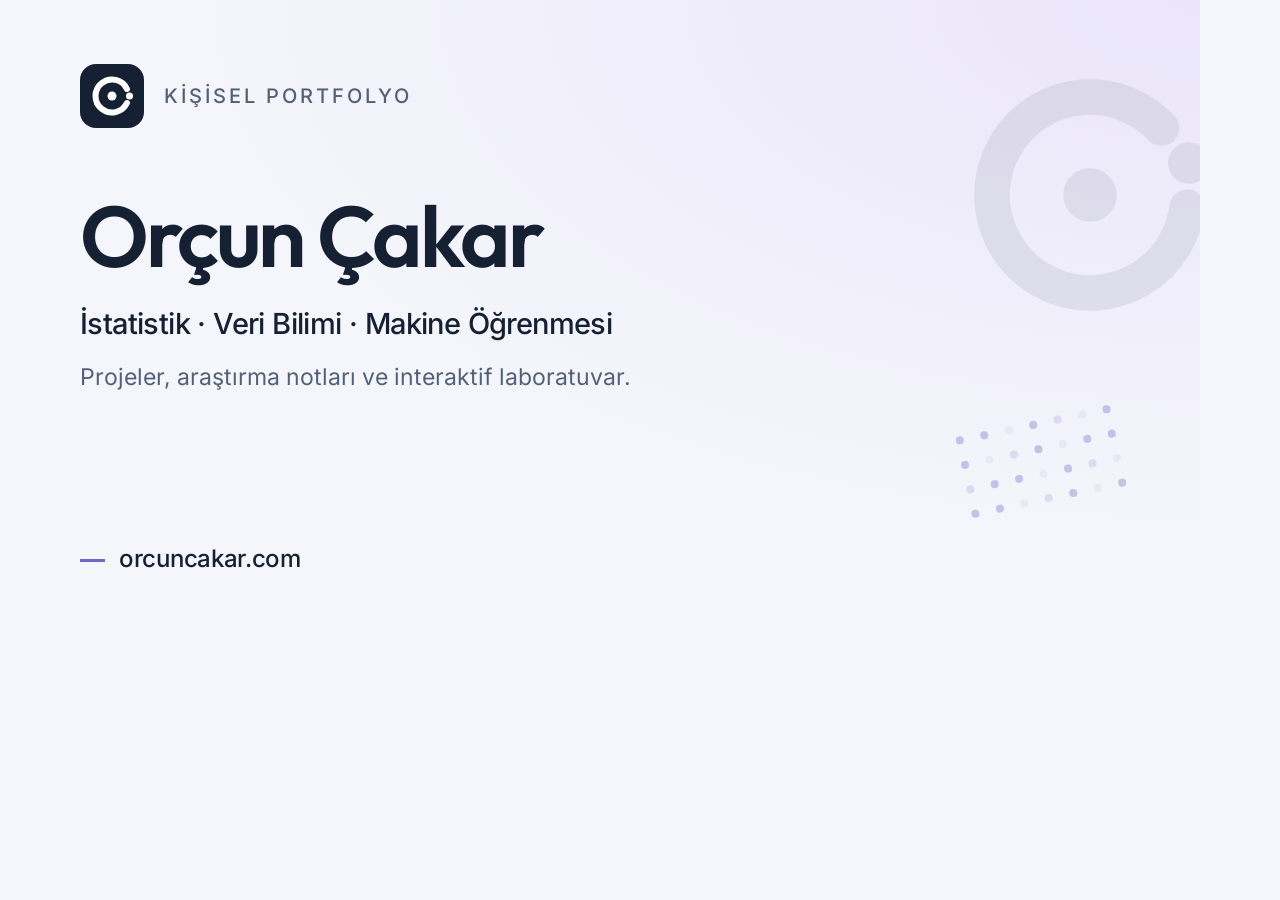
<file: tools/social-card.html>
<!doctype html>
<html lang="tr">
<head>
<meta charset="utf-8">
<title>Orçun Çakar — Paylaşım kartı kaynağı</title>
<style>
@font-face{font-family:CardInter;src:url('../fonts/inter-UcC73FwrK3iLTeHuS_nVMrMxCp50SjIa1ZL7.woff2');font-weight:300 700;font-display:block}
@font-face{font-family:CardInter;src:url('../fonts/inter-UcC73FwrK3iLTeHuS_nVMrMxCp50SjIa25L7SUc.woff2');font-weight:300 700;font-display:block;unicode-range:U+0100-02BA,U+0300-036F,U+1E00-1EFF}
@font-face{font-family:CardOutfit;src:url('../fonts/outfit-QGYvz_MVcBeNP4NJtEtq.woff2');font-weight:300 800;font-display:block}
@font-face{font-family:CardOutfit;src:url('../fonts/outfit-QGYvz_MVcBeNP4NJuktqQ4E.woff2');font-weight:300 800;font-display:block;unicode-range:U+0100-02BA,U+0300-036F,U+1E00-1EFF}
*{box-sizing:border-box}html,body{margin:0;width:1200px;height:630px;overflow:hidden}
body{--accent:#7563c5;--soft:#eae5fa;background:#f5f6fb;color:#152033;font-family:CardInter,Arial,sans-serif;-webkit-font-smoothing:antialiased}
body.blog{--accent:#087d89;--soft:#dbf0f1}
.canvas{position:relative;width:1200px;height:630px;padding:64px 80px;background:radial-gradient(ellipse at 100% 0,var(--soft),transparent 62%)}
.identity{display:flex;align-items:center;gap:20px;position:relative;z-index:1}
.identity img{width:64px;height:64px}.identity span{font-size:20px;letter-spacing:3px;font-weight:500;color:#526078}
.copy{position:relative;z-index:1;margin-top:62px}
h1{font-family:CardOutfit,CardInter,Arial,sans-serif;font-size:86px;font-weight:600;letter-spacing:-3px;line-height:1.06;margin:0 0 25px}
.blog h1{font-size:68px;letter-spacing:-2px;line-height:1.12;margin-bottom:22px}
.specialty{font-size:29px;font-weight:500;letter-spacing:-.6px;margin:0 0 19px}
.description{font-size:23px;color:#526078;line-height:1.5;margin:0}
.footer{position:absolute;left:80px;right:80px;bottom:57px;display:flex;align-items:center;justify-content:space-between;z-index:1}
.domain{font-size:24px;font-weight:500;letter-spacing:-.3px}.domain:before{content:'';display:inline-block;width:25px;height:3px;background:var(--accent);vertical-align:middle;margin-right:14px}
.author{font-size:21px;color:#526078}
.watermark{position:absolute;width:380px;height:380px;right:-80px;top:5px;opacity:.075;transform:rotate(-18deg)}
.dots{position:absolute;right:80px;bottom:127px;display:grid;grid-template-columns:repeat(7,8px);gap:17px;transform:rotate(-12deg);opacity:.35}
.dots i{width:8px;height:8px;border-radius:50%;background:var(--accent)}.dots i:nth-child(3n){opacity:.2}.dots i:nth-child(5n){opacity:.5}
</style>
</head>
<body>
<main class="canvas">
 <img class="watermark" src="../images/brand/odak-personal-mark.svg" alt="">
 <header class="identity"><img id="logo" src="../images/brand/odak-personal.svg" alt="Odak logosu"><span id="category">KİŞİSEL PORTFOLYO</span></header>
 <div class="copy"><h1 id="title">Orçun Çakar</h1><p class="specialty" id="specialty">İstatistik · Veri Bilimi · Makine Öğrenmesi</p><p class="description" id="description">Projeler, araştırma notları ve interaktif laboratuvar.</p></div>
 <div class="dots" aria-hidden="true"></div>
 <footer class="footer"><span class="domain" id="domain">orcuncakar.com</span><span class="author" id="author"></span></footer>
</main>
<script>
document.querySelector('.dots').innerHTML='<i></i>'.repeat(28);
if(new URLSearchParams(location.search).get('kind')==='blog'){
 document.body.classList.add('blog');
 document.getElementById('logo').src='../images/brand/odak-blog.svg';
 document.querySelector('.watermark').src='../images/brand/odak-blog-mark.svg';
 document.getElementById('category').textContent='BLOG & ARAŞTIRMA';
 document.getElementById('title').innerHTML='Yazılar &<br>Araştırma Notları';
 document.getElementById('specialty').textContent='İstatistik · Veri Bilimi · Makine Öğrenmesi';
 document.getElementById('description').textContent='Teknik notlar, analizler ve öğrenme yolculuğu.';
 document.getElementById('domain').textContent='orcuncakar.com/blog';
 document.getElementById('author').textContent='Orçun Çakar';
 document.querySelector('.copy').style.marginTop='39px';
}
</script>
</body>
</html>
</file>
<file: fonts/fonts.css>
/* Original Google Fonts variable WOFF2 files; licenses are included in this folder. */
/* cyrillic-ext */
@font-face {
  font-family: 'Inter';
  font-style: normal;
  font-weight: 300 700;
  font-display: swap;
  src: url(./inter-UcC73FwrK3iLTeHuS_nVMrMxCp50SjIa2JL7SUc.woff2) format('woff2');
  unicode-range: U+0460-052F, U+1C80-1C8A, U+20B4, U+2DE0-2DFF, U+A640-A69F, U+FE2E-FE2F;
}
/* cyrillic */
@font-face {
  font-family: 'Inter';
  font-style: normal;
  font-weight: 300 700;
  font-display: swap;
  src: url(./inter-UcC73FwrK3iLTeHuS_nVMrMxCp50SjIa0ZL7SUc.woff2) format('woff2');
  unicode-range: U+0301, U+0400-045F, U+0490-0491, U+04B0-04B1, U+2116;
}
/* greek-ext */
@font-face {
  font-family: 'Inter';
  font-style: normal;
  font-weight: 300 700;
  font-display: swap;
  src: url(./inter-UcC73FwrK3iLTeHuS_nVMrMxCp50SjIa2ZL7SUc.woff2) format('woff2');
  unicode-range: U+1F00-1FFF;
}
/* greek */
@font-face {
  font-family: 'Inter';
  font-style: normal;
  font-weight: 300 700;
  font-display: swap;
  src: url(./inter-UcC73FwrK3iLTeHuS_nVMrMxCp50SjIa1pL7SUc.woff2) format('woff2');
  unicode-range: U+0370-0377, U+037A-037F, U+0384-038A, U+038C, U+038E-03A1, U+03A3-03FF;
}
/* vietnamese */
@font-face {
  font-family: 'Inter';
  font-style: normal;
  font-weight: 300 700;
  font-display: swap;
  src: url(./inter-UcC73FwrK3iLTeHuS_nVMrMxCp50SjIa2pL7SUc.woff2) format('woff2');
  unicode-range: U+0102-0103, U+0110-0111, U+0128-0129, U+0168-0169, U+01A0-01A1, U+01AF-01B0, U+0300-0301, U+0303-0304, U+0308-0309, U+0323, U+0329, U+1EA0-1EF9, U+20AB;
}
/* latin-ext */
@font-face {
  font-family: 'Inter';
  font-style: normal;
  font-weight: 300 700;
  font-display: swap;
  src: url(./inter-UcC73FwrK3iLTeHuS_nVMrMxCp50SjIa25L7SUc.woff2) format('woff2');
  unicode-range: U+0100-02BA, U+02BD-02C5, U+02C7-02CC, U+02CE-02D7, U+02DD-02FF, U+0304, U+0308, U+0329, U+1D00-1DBF, U+1E00-1E9F, U+1EF2-1EFF, U+2020, U+20A0-20AB, U+20AD-20C4, U+2113, U+2C60-2C7F, U+A720-A7FF;
}
/* latin */
@font-face {
  font-family: 'Inter';
  font-style: normal;
  font-weight: 300 700;
  font-display: swap;
  src: url(./inter-UcC73FwrK3iLTeHuS_nVMrMxCp50SjIa1ZL7.woff2) format('woff2');
  unicode-range: U+0000-00FF, U+0131, U+0152-0153, U+02BB-02BC, U+02C6, U+02DA, U+02DC, U+0304, U+0308, U+0329, U+2000-206F, U+20AC, U+2122, U+2191, U+2193, U+2212, U+2215, U+FEFF, U+FFFD;
}
/* latin-ext */
@font-face {
  font-family: 'Outfit';
  font-style: normal;
  font-weight: 300 800;
  font-display: swap;
  src: url(./outfit-QGYvz_MVcBeNP4NJuktqQ4E.woff2) format('woff2');
  unicode-range: U+0100-02BA, U+02BD-02C5, U+02C7-02CC, U+02CE-02D7, U+02DD-02FF, U+0304, U+0308, U+0329, U+1D00-1DBF, U+1E00-1E9F, U+1EF2-1EFF, U+2020, U+20A0-20AB, U+20AD-20C4, U+2113, U+2C60-2C7F, U+A720-A7FF;
}
/* latin */
@font-face {
  font-family: 'Outfit';
  font-style: normal;
  font-weight: 300 800;
  font-display: swap;
  src: url(./outfit-QGYvz_MVcBeNP4NJtEtq.woff2) format('woff2');
  unicode-range: U+0000-00FF, U+0131, U+0152-0153, U+02BB-02BC, U+02C6, U+02DA, U+02DC, U+0304, U+0308, U+0329, U+2000-206F, U+20AC, U+2122, U+2191, U+2193, U+2212, U+2215, U+FEFF, U+FFFD;
}
</file>
<file: style.css>
/* ==========================================================================
   ORÇUN ÇAKAR — CORE DESIGN SYSTEM & SHARED COMPONENTS
   Design Tokens • Typography • Dynamic Island • Hero • Bento • Page Shell
   ========================================================================== */

/* --------------------------------------------------------------------------
   YEDEK YAZI TİPLERİ (ölçü eşlemeli)
   Inter/Outfit gelene kadar sistem yazı tipi kullanılıyor. Genişlikleri farklı
   olduğu için yazı tipi gelince satırlar yeniden kırılıp içerik kayıyordu
   (telefonda hero 38 px, CLS 0,04). Aşağıdaki yüzler sistem yazı tipini
   Inter/Outfit'in genişliğine ve yüksekliğine ölçekler; web yazı tipi
   yüklendikten sonraki görünüm değişmez.
   Değerler Chrome'da aynı Türkçe metnin genişliği ve yazı tipi yükseklikleri
   ölçülerek hesaplandı (size-adjust = hedef/yedek; ascent/descent = hedef
   değer / size-adjust). Arial: Windows, macOS, iOS. Roboto: Android.
   unicode-range: Google Fonts'un Inter/Outfit için sunduğu latin + latin-ext
   aralıkları. Bu yazı tiplerinde olmayan karakterler (←, →, ✦ gibi) eskisi gibi
   ölçeksiz sistem yazı tipine düşsün; yoksa yüklemeden sonra da büyük çiziliyordu.
   -------------------------------------------------------------------------- */
@font-face {
    font-family: 'Inter Yedek';
    src: local('Arial'), local('ArialMT');
    font-weight: 100 500;
    size-adjust: 104.93%;
    ascent-override: 92.45%;
    descent-override: 22.87%;
    line-gap-override: 0%;
    unicode-range: U+0000-02CC, U+02CE-02D7, U+02DA, U+02DC-02FF, U+0304, U+0308, U+0329, U+1D00-1DBF, U+1E00-1E9F, U+1EF2-1EFF, U+2000-206F, U+20A0-20C0, U+2113, U+2122, U+2191, U+2193, U+2212, U+2215, U+2C60-2C7F, U+A720-A7FF, U+FEFF, U+FFFD;
}
@font-face {
    font-family: 'Inter Yedek';
    src: local('Arial Bold'), local('Arial-BoldMT');
    font-weight: 600 900;
    size-adjust: 100.25%;
    ascent-override: 96.76%;
    descent-override: 23.94%;
    line-gap-override: 0%;
    unicode-range: U+0000-02CC, U+02CE-02D7, U+02DA, U+02DC-02FF, U+0304, U+0308, U+0329, U+1D00-1DBF, U+1E00-1E9F, U+1EF2-1EFF, U+2000-206F, U+20A0-20C0, U+2113, U+2122, U+2191, U+2193, U+2212, U+2215, U+2C60-2C7F, U+A720-A7FF, U+FEFF, U+FFFD;
}
@font-face {
    font-family: 'Inter Yedek R';
    src: local('Roboto'), local('Roboto Regular'), local('Roboto-Regular');
    font-weight: 100 500;
    size-adjust: 106.61%;
    ascent-override: 90.98%;
    descent-override: 22.51%;
    line-gap-override: 0%;
    unicode-range: U+0000-02CC, U+02CE-02D7, U+02DA, U+02DC-02FF, U+0304, U+0308, U+0329, U+1D00-1DBF, U+1E00-1E9F, U+1EF2-1EFF, U+2000-206F, U+20A0-20C0, U+2113, U+2122, U+2191, U+2193, U+2212, U+2215, U+2C60-2C7F, U+A720-A7FF, U+FEFF, U+FFFD;
}
@font-face {
    font-family: 'Inter Yedek R';
    src: local('Roboto Bold'), local('Roboto-Bold');
    font-weight: 600 900;
    size-adjust: 106.66%;
    ascent-override: 90.95%;
    descent-override: 22.50%;
    line-gap-override: 0%;
    unicode-range: U+0000-02CC, U+02CE-02D7, U+02DA, U+02DC-02FF, U+0304, U+0308, U+0329, U+1D00-1DBF, U+1E00-1E9F, U+1EF2-1EFF, U+2000-206F, U+20A0-20C0, U+2113, U+2122, U+2191, U+2193, U+2212, U+2215, U+2C60-2C7F, U+A720-A7FF, U+FEFF, U+FFFD;
}
@font-face {
    font-family: 'Outfit Yedek';
    src: local('Arial'), local('ArialMT');
    font-weight: 100 500;
    size-adjust: 96.81%;
    ascent-override: 103.30%;
    descent-override: 26.86%;
    line-gap-override: 0%;
    unicode-range: U+0000-02CC, U+02CE-02D7, U+02DA, U+02DC-02FF, U+0304, U+0308, U+0329, U+1D00-1DBF, U+1E00-1E9F, U+1EF2-1EFF, U+2000-206F, U+20A0-20C0, U+2113, U+2122, U+2191, U+2193, U+2212, U+2215, U+2C60-2C7F, U+A720-A7FF, U+FEFF, U+FFFD;
}
@font-face {
    font-family: 'Outfit Yedek';
    src: local('Arial Bold'), local('Arial-BoldMT');
    font-weight: 600 900;
    size-adjust: 95.16%;
    ascent-override: 105.09%;
    descent-override: 27.32%;
    line-gap-override: 0%;
    unicode-range: U+0000-02CC, U+02CE-02D7, U+02DA, U+02DC-02FF, U+0304, U+0308, U+0329, U+1D00-1DBF, U+1E00-1E9F, U+1EF2-1EFF, U+2000-206F, U+20A0-20C0, U+2113, U+2122, U+2191, U+2193, U+2212, U+2215, U+2C60-2C7F, U+A720-A7FF, U+FEFF, U+FFFD;
}
@font-face {
    font-family: 'Outfit Yedek R';
    src: local('Roboto'), local('Roboto Regular'), local('Roboto-Regular');
    font-weight: 100 500;
    size-adjust: 98.36%;
    ascent-override: 101.66%;
    descent-override: 26.43%;
    line-gap-override: 0%;
    unicode-range: U+0000-02CC, U+02CE-02D7, U+02DA, U+02DC-02FF, U+0304, U+0308, U+0329, U+1D00-1DBF, U+1E00-1E9F, U+1EF2-1EFF, U+2000-206F, U+20A0-20C0, U+2113, U+2122, U+2191, U+2193, U+2212, U+2215, U+2C60-2C7F, U+A720-A7FF, U+FEFF, U+FFFD;
}
@font-face {
    font-family: 'Outfit Yedek R';
    src: local('Roboto Bold'), local('Roboto-Bold');
    font-weight: 600 900;
    size-adjust: 101.24%;
    ascent-override: 98.77%;
    descent-override: 25.68%;
    line-gap-override: 0%;
    unicode-range: U+0000-02CC, U+02CE-02D7, U+02DA, U+02DC-02FF, U+0304, U+0308, U+0329, U+1D00-1DBF, U+1E00-1E9F, U+1EF2-1EFF, U+2000-206F, U+20A0-20C0, U+2113, U+2122, U+2191, U+2193, U+2212, U+2215, U+2C60-2C7F, U+A720-A7FF, U+FEFF, U+FFFD;
}

:root {
    --font-heading: 'Outfit', 'Outfit Yedek', 'Outfit Yedek R', sans-serif;
    --font-body: 'Inter', 'Inter Yedek', 'Inter Yedek R', sans-serif;

    --bg-primary: #0b0f19;
    --bg-secondary: #111827;
    --bg-tertiary: rgba(17, 24, 39, 0.7);
    --bg-glass: rgba(22, 30, 45, 0.65);
    
    --text-primary: #f3f4f6;
    --text-secondary: #9ca3af;
    --text-muted: #808a99;
    
    --primary: #8b5cf6;       
    --primary-rgb: 139, 92, 246;
    --secondary: #06b6d4;     
    --secondary-rgb: 6, 182, 212;
    --accent: #10b981;        
    
    --card-border: rgba(255, 255, 255, 0.08);
    --card-border-hover: rgba(139, 92, 246, 0.3);
    --shadow-main: rgba(0, 0, 0, 0.4);
    --shadow-glow: rgba(139, 92, 246, 0.15);
    
    --navbar-bg: rgba(11, 15, 25, 0.8);
    --navbar-border: rgba(255, 255, 255, 0.05);
    
    --modal-overlay-bg: rgba(11, 15, 25, 0.6);
    --modal-shadow: rgba(0, 0, 0, 0.5);

    --transition-fast: 0.2s cubic-bezier(0.4, 0, 0.2, 1);
    --transition-normal: 0.4s cubic-bezier(0.4, 0, 0.2, 1);
    --transition-slow: 0.6s cubic-bezier(0.4, 0, 0.2, 1);

    --radius-sm: 8px;
    --radius-md: 16px;
    --radius-lg: 24px;
    --radius-full: 9999px;
}

:root.light-theme,
html.light-theme,
.light-theme {
    --bg-primary: #f8fafc;
    --bg-secondary: rgba(255, 255, 255, 0.60);
    --bg-tertiary: rgba(241, 245, 249, 0.70);
    --bg-glass: rgba(255, 255, 255, 0.58);
    
    --text-primary: #0f172a;
    --text-secondary: #475569;
    --text-muted: #64748b;
    
    --primary: #6d28d9;       
    --primary-rgb: 109, 40, 217;
    --secondary: #0891b2;     
    --secondary-rgb: 8, 145, 178;
    --accent: #068055;        
    
    --card-border: rgba(255, 255, 255, 0.85);
    --card-border-hover: rgba(109, 40, 217, 0.28);
    --shadow-main: 0 10px 30px -5px rgba(109, 40, 217, 0.05), 0 2px 8px -2px rgba(0, 0, 0, 0.02), inset 0 1.5px 2px 0 rgba(255, 255, 255, 0.95);
    --shadow-glow: 0 16px 36px -6px rgba(109, 40, 217, 0.12), 0 4px 12px -2px rgba(0, 0, 0, 0.03), inset 0 1.5px 2px 0 rgba(255, 255, 255, 1);
    
    --navbar-bg: rgba(255, 255, 255, 0.65);
    --navbar-border: rgba(255, 255, 255, 0.85);
    
    --modal-overlay-bg: rgba(241, 245, 249, 0.65);
    --modal-shadow: rgba(109, 40, 217, 0.09);
}

html {
    background-color: var(--bg-primary);
}

/* scroll-behavior BILEREK YOK.
   Kaydirma kabinda `scroll-behavior: smooth` tanimliyken Chrome kullanicinin
   tekerlek/trackpad girdisini de animasyona sokuyor: girdiyi dogrudan takip
   etmek yerine hedefe interpolasyon yapiyor. Etkisi en cok duruştan yeniden
   baslarken hissediliyor, cunku animasyon sifirdan ivmeleniyor.
   Sitedeki tum yumusak kaydirmalar zaten JS'ten suruluyor: 11 scrollTo
   cagrisinin hepsi `behavior: window.kaydirmaDavranisi()` veriyor ve acikca
   verilen deger CSS'i ezdigi icin capa gezinmesi aynen calisiyor. */
* {
    margin: 0;
    padding: 0;
    box-sizing: border-box;
}

body {
    font-family: var(--font-body);
    background-color: var(--bg-primary);
    color: var(--text-primary);
    line-height: 1.6;
    overflow-x: hidden;
}

body.theme-transitioning {
    transition: background-color 0.3s ease, color 0.3s ease;
}

h1, h2, h3, h4, h5, h6 {
    font-family: var(--font-heading);
    font-weight: 700;
    color: var(--text-primary);
    line-height: 1.2;
}

a {
    text-decoration: none;
    color: inherit;
    transition: color var(--transition-fast);
}

button, input, textarea, select {
    font-family: inherit;
    border: none;
    outline: none;
    background: none;
}

/* ==========================================================================
   GLOBAL FOCUS-VISIBLE ACCESSIBILITY (WCAG 2.1 AA+ STANDARDI)
   Fare tıklamalarında çirkin tarayıcı çerçevesi çıkmaz; 
   Klavye (Tab) gezinmesinde temaya uygun şık 2px mor/mavi odak halkası belirir.
   ========================================================================== */
:focus {
    outline: none;
}

:focus-visible {
    outline: 2px solid var(--primary);
    outline-offset: 3px;
}

button:focus-visible,
a:focus-visible,
input:focus-visible,
textarea:focus-visible,
select:focus-visible,
[tabindex]:focus-visible {
    outline: 2px solid var(--primary);
    outline-offset: 3px;
}

.nav-link:focus-visible,
.compact-brand:focus-visible,
.lang-btn:focus-visible,
.theme-btn:focus-visible,
.btn:focus-visible,
.btn-primary:focus-visible,
.btn-secondary:focus-visible,
.btn-proj-primary:focus-visible,
.btn-proj-outline:focus-visible,
.bento-tile:focus-visible,
.journal-article-item:focus-visible {
    outline: 2px solid var(--primary);
    outline-offset: 2px;
}

ul {
    list-style: none;
}

::-webkit-scrollbar {
    width: 10px;
    height: 10px;
}

::-webkit-scrollbar-track {
    background: var(--bg-primary);
}

::-webkit-scrollbar-thumb {
    background: var(--bg-tertiary);
    border-radius: var(--radius-full);
    border: 2px solid var(--bg-primary);
}

::-webkit-scrollbar-thumb:hover {
    background: var(--primary);
}

/* Masaüstünde sayfa çubuğu kendine 10px şerit ayırıyor ve akışkan zemin o
   şeride uzanamıyor. Yerel çubuk gizli, yerine site-shell.js içeriğin üstünde
   duran ince bir çubuk çiziyor (.sayfa-cubugu). Kaydırma aynen çalışıyor. */
@media (hover: hover) and (pointer: fine) {
    html {
        scrollbar-width: none;
    }

    html::-webkit-scrollbar {
        display: none;
    }
}

.sayfa-cubugu {
    position: fixed;
    top: 0;
    right: 2px;
    width: 6px;
    border-radius: var(--radius-full);
    background: color-mix(in srgb, var(--text-primary) 32%, transparent);
    z-index: 9999;
    opacity: 0;
    cursor: default;
    transition: opacity 0.3s ease, width 0.15s ease, background-color 0.15s ease;
    will-change: transform;
}

.sayfa-cubugu.gorunur {
    opacity: 1;
}

.sayfa-cubugu:hover,
.sayfa-cubugu.surukleniyor {
    width: 8px;
    background: var(--primary);
}

html.cubuk-surukleniyor {
    user-select: none;
}

.container {
    width: 100%;
    max-width: 1200px;
    margin: 0 auto;
    padding: 0 24px;
}

.section {
    padding: 100px 0;
    position: relative;
}

.section-header {
    text-align: center;
    margin-bottom: 60px;
}

.section-subtitle {
    font-size: 0.9rem;
    font-weight: 600;
    text-transform: uppercase;
    letter-spacing: 2px;
    color: var(--primary);
    margin-bottom: 8px;
    display: inline-block;
}

.section-title {
    font-size: 2.5rem;
    font-weight: 800;
    letter-spacing: -0.5px;
    position: relative;
    display: inline-block;
    padding-bottom: 12px;
}

.section-title::after {
    content: '';
    position: absolute;
    bottom: 0;
    left: 50%;
    transform: translateX(-50%);
    width: 60px;
    height: 4px;
    background: linear-gradient(90deg, var(--primary), var(--secondary));
    border-radius: var(--radius-full);
}

.glass-card {
    background: var(--bg-glass);
    backdrop-filter: blur(16px) saturate(120%);
    -webkit-backdrop-filter: blur(16px) saturate(120%);
    border: 1px solid var(--card-border);
    border-radius: var(--radius-md);
    box-shadow: 0 8px 32px 0 var(--shadow-main);
    transition: transform var(--transition-normal), border var(--transition-normal), box-shadow var(--transition-normal);
}

.glass-card:hover {
    transform: translateY(-5px);
    border-color: var(--card-border-hover);
    box-shadow: 0 12px 40px 0 var(--shadow-glow);
}

.light-theme .glass-card,
.light-theme .project-card,
.light-theme .timeline-content,
.light-theme .certificate-card,
.light-theme .contact-form,
.light-theme .contact-info-card {
    background: linear-gradient(135deg, rgba(255, 255, 255, 0.65) 0%, rgba(255, 255, 255, 0.40) 100%);
    backdrop-filter: blur(18px) saturate(180%);
    -webkit-backdrop-filter: blur(18px) saturate(180%);
    border: 1px solid rgba(255, 255, 255, 0.85);
    box-shadow: 0 12px 32px -4px rgba(15, 23, 42, 0.05),
                0 2px 6px -1px rgba(0, 0, 0, 0.02),
                inset 0 1.5px 2px 0 rgba(255, 255, 255, 0.95),
                inset 0 -1px 1px 0 rgba(109, 40, 217, 0.03);
}

.light-theme .glass-card:hover,
.light-theme .project-card:hover,
.light-theme .timeline-content:hover,
.light-theme .certificate-card:hover {
    background: linear-gradient(135deg, rgba(255, 255, 255, 0.78) 0%, rgba(255, 255, 255, 0.52) 100%);
    border-color: rgba(109, 40, 217, 0.25);
    box-shadow: 0 20px 44px -8px rgba(109, 40, 217, 0.12),
                0 4px 12px -2px rgba(0, 0, 0, 0.03),
                inset 0 1.5px 2px 0 rgba(255, 255, 255, 1);
}

.text-gradient {
    background: linear-gradient(135deg, var(--primary) 0%, var(--secondary) 100%);
    -webkit-background-clip: text;
    -webkit-text-fill-color: transparent;
    background-clip: text;
}

.text-gradient-green {
    background: linear-gradient(135deg, var(--secondary) 0%, var(--accent) 100%);
    -webkit-background-clip: text;
    -webkit-text-fill-color: transparent;
    background-clip: text;
}


.navbar {
    position: fixed;
    top: 0;
    left: 0;
    width: 100%;
    z-index: 1000;
    background: transparent;
    border: none;
    pointer-events: none;
    padding: 16px 20px;
    display: flex;
    justify-content: center;
    align-items: center;
    transition: all var(--transition-normal);
}

.navbar-dock {
    position: relative;
    display: inline-flex;
    align-items: center;
    justify-content: center;
    pointer-events: none;
    max-width: 98vw;
}

.navbar-pill-wrapper {
    position: relative;
    pointer-events: auto;
    display: inline-flex;
    align-items: center;
    justify-content: center;
    padding: 6px 9px;
    background: linear-gradient(135deg, rgba(255, 255, 255, 0.12) 0%, rgba(255, 255, 255, 0.03) 100%), rgba(13, 17, 30, 0.42);
    backdrop-filter: blur(20px) saturate(200%);
    -webkit-backdrop-filter: blur(20px) saturate(200%);
    border: 1px solid rgba(255, 255, 255, 0.22);
    border-radius: var(--radius-full);
    box-shadow: 0 20px 48px -10px rgba(0, 0, 0, 0.5), 
                0 6px 18px -2px rgba(0, 0, 0, 0.25),
                inset 0 1px 1.5px 0 rgba(255, 255, 255, 0.45),
                inset 0 0 0 1px rgba(255, 255, 255, 0.08);
    transition: width 0.45s cubic-bezier(0.34, 1.56, 0.64, 1),
                padding 0.38s cubic-bezier(0.34, 1.56, 0.64, 1),
                box-shadow 0.35s ease,
                background 0.3s ease,
                border-color 0.3s ease;
    max-width: 98vw;
    overflow: hidden;
}

.light-theme .navbar-pill-wrapper {
    background: linear-gradient(135deg, rgba(255, 255, 255, 0.68) 0%, rgba(255, 255, 255, 0.42) 100%);
    backdrop-filter: blur(20px) saturate(200%);
    -webkit-backdrop-filter: blur(20px) saturate(200%);
    border: 1px solid rgba(255, 255, 255, 0.85);
    box-shadow: 0 16px 40px -8px rgba(0, 0, 0, 0.08), 
                0 4px 14px -2px rgba(0, 0, 0, 0.03),
                inset 0 1.5px 2px 0 rgba(255, 255, 255, 0.95),
                inset 0 -1px 1px 0 rgba(0, 0, 0, 0.02);
}

/* Full Navbar View (Manyetik Çekirdek Patlaması) */
.navbar-full-view {
    display: inline-flex;
    align-items: center;
    gap: 5px;
    opacity: 1;
    white-space: nowrap;
    position: relative;
    pointer-events: auto;
    transform: scale(1);
    transition: opacity 0.25s ease, transform 0.42s cubic-bezier(0.34, 1.56, 0.64, 1);
}

.navbar-full-view .nav-links li:not(.nav-indicator-pill) {
    position: relative;
    z-index: 2;
    display: flex;
    align-items: center;
    justify-content: center;
    height: 36px;
    opacity: 1;
    transform: scale(1) translateX(0);
    filter: blur(0);
    transition: opacity 0.32s ease, transform 0.45s cubic-bezier(0.34, 1.56, 0.64, 1), filter 0.3s ease;
}

/* Staggered Manyetik Fırlama (Expanding) */
.navbar-pill-wrapper:not(.is-compact) .navbar-full-view .nav-links li:nth-child(2) { transition-delay: 0.03s; }
.navbar-pill-wrapper:not(.is-compact) .navbar-full-view .nav-links li:nth-child(3) { transition-delay: 0.06s; }
.navbar-pill-wrapper:not(.is-compact) .navbar-full-view .nav-links li:nth-child(4) { transition-delay: 0.09s; }
.navbar-pill-wrapper:not(.is-compact) .navbar-full-view .nav-links li:nth-child(5) { transition-delay: 0.12s; }
.navbar-pill-wrapper:not(.is-compact) .navbar-full-view .nav-links li:nth-child(6) { transition-delay: 0.15s; }
.navbar-pill-wrapper:not(.is-compact) .navbar-full-view .nav-links li:nth-child(7) { transition-delay: 0.18s; }
.navbar-pill-wrapper:not(.is-compact) .navbar-full-view .nav-actions { transition-delay: 0.20s; }

.navbar-full-view .nav-actions {
    display: inline-flex;
    align-items: center;
    gap: 6px;
    opacity: 1;
    transform: scale(1) translateX(0);
    filter: blur(0);
    transition: opacity 0.32s ease, transform 0.45s cubic-bezier(0.34, 1.56, 0.64, 1), filter 0.3s ease;
}

/* Dynamic Island Compact View */
.navbar-compact-view {
    display: inline-flex;
    align-items: center;
    gap: 4px;
    opacity: 0;
    transform: scale(0.65) translateY(-4px);
    position: absolute;
    pointer-events: none;
    transition: opacity 0.22s ease, transform 0.38s cubic-bezier(0.34, 1.56, 0.64, 1);
    white-space: nowrap;
}

.compact-brand {
    font-size: 0.92rem;
    font-weight: 700;
    color: var(--text-secondary);
    padding: 0 16px;
    height: 36px;
    line-height: 36px;
    border-radius: var(--radius-full);
    text-decoration: none;
    display: inline-flex;
    align-items: center;
    justify-content: center;
    white-space: nowrap;
    transition: all 0.2s ease;
    cursor: pointer;
    box-sizing: border-box;
    pointer-events: auto;
}

.compact-brand:hover {
    color: var(--primary);
    background: rgba(var(--primary-rgb), 0.12);
}

.light-theme .compact-brand {
    color: #64748b;
}

.light-theme .compact-brand:hover {
    color: var(--primary);
    background: rgba(var(--primary-rgb), 0.08);
}

.compact-current-section {
    font-size: 0.92rem;
    font-weight: 600;
    color: #ffffff;
    padding: 0 18px;
    height: 36px;
    line-height: 36px;
    border-radius: var(--radius-full);
    display: inline-flex;
    align-items: center;
    justify-content: center;
    gap: 6px;
    white-space: nowrap;
    background-color: rgba(255, 255, 255, 0.16);
    box-shadow: 0 3px 12px -1px rgba(0, 0, 0, 0.4),
                inset 0 1px 1px rgba(255, 255, 255, 0.28);
    overflow: hidden;
    position: relative;
    box-sizing: border-box;
    cursor: pointer;
    transition: all 0.2s ease;
    pointer-events: auto;
}

.compact-current-section:hover {
    background-color: rgba(255, 255, 255, 0.26);
    box-shadow: 0 4px 16px -1px rgba(var(--primary-rgb), 0.35);
}

.light-theme .compact-current-section {
    color: #0f172a;
    background-color: rgba(255, 255, 255, 0.72);
    backdrop-filter: blur(12px);
    -webkit-backdrop-filter: blur(12px);
    box-shadow: 0 3px 12px -2px rgba(0, 0, 0, 0.08),
                0 1px 3px rgba(0, 0, 0, 0.04);
}

.light-theme .compact-current-section:hover {
    background-color: rgba(255, 255, 255, 0.90);
    box-shadow: 0 4px 16px -2px rgba(0, 0, 0, 0.12);
}

.compact-text {
    display: inline-block;
    will-change: transform, opacity;
    transition: transform 0.25s cubic-bezier(0.34, 1.56, 0.64, 1), opacity 0.18s ease;
}

/* Aşağı Kaydırırken: Eski yukarı uçar, yeni alttan yaylanır */
.compact-text.slide-out-up {
    transform: translateY(-120%);
    opacity: 0;
}

.compact-text.slide-in-from-bottom {
    transform: translateY(120%);
    opacity: 0;
    transition: none !important;
}

/* Yukarı Kaydırırken: Eski aşağı uçar, yeni üstten yaylanır */
.compact-text.slide-out-down {
    transform: translateY(120%);
    opacity: 0;
}

.compact-text.slide-in-from-top {
    transform: translateY(-120%);
    opacity: 0;
    transition: none !important;
}

.compact-percent {
    font-size: 0.75rem;
    font-weight: 600;
    font-variant-numeric: tabular-nums;
    color: var(--text-secondary);
    padding: 3px 8px;
    border-radius: var(--radius-full);
    background: rgba(255, 255, 255, 0.08);
    border: 1px solid rgba(255, 255, 255, 0.1);
    letter-spacing: 0.2px;
    min-width: 36px;
    text-align: center;
    display: inline-flex;
    align-items: center;
    justify-content: center;
    transition: color 0.2s ease;
    user-select: none;
}

.light-theme .compact-percent {
    color: #64748b;
    background: rgba(0, 0, 0, 0.04);
    border: 1px solid rgba(0, 0, 0, 0.06);
}

.compact-dot {
    width: 6px;
    height: 6px;
    border-radius: 50%;
    background-color: #06b6d4;
    box-shadow: 0 0 8px rgba(6, 182, 212, 0.8);
    animation: compactDotPulse 2s infinite ease-in-out;
}

@keyframes compactDotPulse {
    0%, 100% {
        transform: scale(1);
        opacity: 0.9;
    }
    50% {
        transform: scale(1.35);
        opacity: 1;
        box-shadow: 0 0 12px rgba(6, 182, 212, 1);
    }
}

/* Bağımsız Uydu Yüzde Hapı (Dynamic Island Satellite Percent Pill) */
.navbar-percent-pill {
    position: absolute;
    left: calc(100% + 10px);
    top: 50%;
    transform: translateY(-50%) scale(0.7);
    pointer-events: none;
    display: inline-flex;
    align-items: center;
    justify-content: center;
    padding: 8px 16px;
    background: linear-gradient(135deg, rgba(255, 255, 255, 0.12) 0%, rgba(255, 255, 255, 0.03) 100%), rgba(13, 17, 30, 0.42);
    backdrop-filter: blur(20px) saturate(200%);
    -webkit-backdrop-filter: blur(20px) saturate(200%);
    border: 1px solid rgba(255, 255, 255, 0.22);
    border-radius: var(--radius-full);
    box-shadow: 0 16px 36px -6px rgba(0, 0, 0, 0.4), 
                0 3px 10px rgba(0, 0, 0, 0.2),
                inset 0 1px 1px rgba(255, 255, 255, 0.45);
    font-size: 0.88rem;
    font-weight: 600;
    font-variant-numeric: tabular-nums;
    color: var(--text-primary);
    min-width: 52px;
    height: 42px;
    box-sizing: border-box;
    opacity: 0;
    transition: opacity 0.28s ease, 
                transform 0.38s cubic-bezier(0.175, 0.885, 0.32, 1.275),
                background 0.3s ease,
                box-shadow 0.3s ease;
    user-select: none;
    white-space: nowrap;
}

.light-theme .navbar-percent-pill {
    background: linear-gradient(135deg, rgba(255, 255, 255, 0.70) 0%, rgba(255, 255, 255, 0.45) 100%);
    backdrop-filter: blur(20px) saturate(200%);
    -webkit-backdrop-filter: blur(20px) saturate(200%);
    border: 1px solid rgba(255, 255, 255, 0.85);
    box-shadow: 0 14px 32px -6px rgba(0, 0, 0, 0.08), 
                0 3px 8px rgba(0, 0, 0, 0.03),
                inset 0 1.5px 2px rgba(255, 255, 255, 0.95);
    color: #0f172a;
}

/* Compact modda uydu yüzde hapı hemen yanında belirir */
.navbar-pill-wrapper.is-compact ~ .navbar-percent-pill {
    opacity: 1;
    transform: translateY(-50%) scale(1);
    pointer-events: auto;
}

/* DYNAMIC ISLAND COMPACT STATE (Aşağı kaydırıldığında) */
.navbar-pill-wrapper.is-compact {
    padding: 5px 7px;
    background: linear-gradient(135deg, rgba(255, 255, 255, 0.14) 0%, rgba(255, 255, 255, 0.04) 100%), rgba(13, 17, 30, 0.46);
    border: 1px solid rgba(255, 255, 255, 0.24);
    box-shadow: 0 18px 40px -8px rgba(0, 0, 0, 0.45), 
                0 4px 14px rgba(0, 0, 0, 0.25),
                inset 0 1px 1px rgba(255, 255, 255, 0.45);
}

.light-theme .navbar-pill-wrapper.is-compact {
    background: linear-gradient(135deg, rgba(255, 255, 255, 0.72) 0%, rgba(255, 255, 255, 0.48) 100%);
    border: 1px solid rgba(255, 255, 255, 0.88);
    box-shadow: 0 14px 34px -6px rgba(0, 0, 0, 0.08), 
                0 3px 10px rgba(0, 0, 0, 0.03),
                inset 0 1.5px 2px rgba(255, 255, 255, 0.95);
}

.navbar-pill-wrapper.is-compact .navbar-full-view {
    opacity: 0;
    position: absolute;
    pointer-events: none !important;
    transform: scale(0.7);
    transition: opacity 0.2s ease, transform 0.3s cubic-bezier(0.34, 1.56, 0.64, 1);
}

.navbar-pill-wrapper.is-compact .navbar-full-view * {
    pointer-events: none !important;
}

/* Sol sekmeler çekirdeğe doğru sağa çekilir */
.navbar-pill-wrapper.is-compact .navbar-full-view .nav-links li:not(.nav-indicator-pill):nth-child(-n+4) {
    opacity: 0;
    transform: scale(0.4) translateX(45px);
    filter: blur(4px);
}

/* Sağ sekmeler çekirdeğe doğru sola çekilir */
.navbar-pill-wrapper.is-compact .navbar-full-view .nav-links li:not(.nav-indicator-pill):nth-child(n+5) {
    opacity: 0;
    transform: scale(0.4) translateX(-45px);
    filter: blur(4px);
}

.navbar-pill-wrapper.is-compact .navbar-full-view .nav-actions {
    opacity: 0;
    transform: scale(0.4) translateX(-35px);
    filter: blur(4px);
}

.navbar-pill-wrapper.is-compact .navbar-compact-view {
    opacity: 1;
    transform: scale(1) translateY(0);
    position: relative;
    pointer-events: auto !important;
    transition: opacity 0.3s ease 0.06s, transform 0.44s cubic-bezier(0.34, 1.56, 0.64, 1) 0.02s;
}

.navbar-pill-wrapper.is-compact .navbar-compact-view * {
    pointer-events: auto;
}

.nav-links {
    position: relative;
    display: flex;
    align-items: center;
    gap: 3px;
    margin: 0;
    padding: 0;
    list-style: none;
    height: 36px;
}

/* Sliding Pill Indicator (Frosted Glass Overlay) */
.nav-indicator-pill {
    position: absolute !important;
    top: 0;
    left: 0;
    width: 0;
    height: 36px;
    border-radius: var(--radius-full);
    background: linear-gradient(135deg, rgba(255, 255, 255, 0.18) 0%, rgba(255, 255, 255, 0.07) 100%);
    border: 1px solid rgba(255, 255, 255, 0.28);
    box-shadow: 0 4px 16px -2px rgba(0, 0, 0, 0.4),
                inset 0 1px 1px rgba(255, 255, 255, 0.45);
    pointer-events: none !important;
    z-index: 1 !important;
    margin: 0 !important;
    padding: 0 !important;
    box-sizing: border-box;
    /* Likit esneme script.js tarafindan yon ve mevcut sekle gore yonetilir. */
    transition: none;
}

.light-theme .nav-indicator-pill {
    background: #ffffff;
    border: 1px solid rgba(0, 0, 0, 0.05);
    box-shadow: 0 4px 14px -2px rgba(0, 0, 0, 0.1),
                0 1px 3px rgba(0, 0, 0, 0.05),
                inset 0 1px 1px #ffffff;
}

.nav-link {
    position: relative;
    z-index: 5;
    font-size: 0.91rem;
    font-weight: 500;
    color: var(--text-secondary);
    padding: 0 18px;
    height: 36px;
    line-height: 36px;
    border-radius: var(--radius-full);
    text-decoration: none;
    display: inline-flex;
    align-items: center;
    justify-content: center;
    gap: 6px;
    white-space: nowrap;
    transition: color 0.2s ease;
    background: transparent !important;
    box-sizing: border-box;
}

.nav-link:hover {
    color: var(--text-primary);
}

.light-theme .nav-link {
    color: #64748b;
}

.light-theme .nav-link:hover {
    color: #0f172a;
}

.nav-link.active {
    color: #ffffff;
    font-weight: 600;
}

.light-theme .nav-link.active {
    color: #0f172a;
    font-weight: 600;
}

.nav-divider {
    width: 1px;
    height: 20px;
    background: linear-gradient(to bottom, transparent, rgba(255, 255, 255, 0.25), transparent);
    margin: 0 4px;
}

.light-theme .nav-divider {
    background: linear-gradient(to bottom, transparent, rgba(0, 0, 0, 0.12), transparent);
}

.nav-actions {
    display: flex;
    align-items: center;
    gap: 4px;
}

.lang-toggle-btn {
    display: flex;
    align-items: center;
    gap: 5px;
    height: 35px;
    padding: 0 12px;
    border-radius: var(--radius-full);
    background-color: transparent;
    border: none;
    cursor: pointer;
    color: var(--text-secondary);
    font-weight: 600;
    font-size: 0.82rem;
    letter-spacing: 0.5px;
    transition: all 0.2s ease;
}

.lang-toggle-btn:hover {
    color: var(--text-primary);
    background-color: rgba(255, 255, 255, 0.08);
}

.light-theme .lang-toggle-btn:hover {
    background-color: rgba(0, 0, 0, 0.05);
    color: #0f172a;
}

.lang-toggle-btn svg {
    fill: currentColor;
    flex-shrink: 0;
}

.lang-toggle-btn .lang-text {
    line-height: 1;
}

.theme-toggle-btn {
    width: 35px;
    height: 35px;
    border-radius: 50%;
    background-color: transparent;
    border: none;
    cursor: pointer;
    display: flex;
    justify-content: center;
    align-items: center;
    position: relative;
    overflow: hidden;
    color: var(--text-secondary);
    transition: all 0.2s ease;
}

.theme-toggle-btn:hover {
    color: var(--text-primary);
    background-color: rgba(255, 255, 255, 0.08);
}

.light-theme .theme-toggle-btn:hover {
    background-color: rgba(0, 0, 0, 0.05);
    color: #0f172a;
}

.theme-toggle-btn svg {
    width: 16px;
    height: 16px;
    fill: currentColor;
    transition: transform var(--transition-slow), opacity var(--transition-fast);
}

.sun-icon {
    position: absolute;
    opacity: 0;
    transform: translateY(20px);
}

.moon-icon {
    position: absolute;
    opacity: 1;
    transform: translateY(0);
}

.light-theme .sun-icon {
    opacity: 1;
    transform: translateY(0);
}

.light-theme .moon-icon {
    opacity: 0;
    transform: translateY(-20px);
}

.hamburger {
    display: none;
    flex-direction: column;
    justify-content: center;
    align-items: center;
    gap: 4px;
    width: 32px;
    height: 32px;
    cursor: pointer;
    background: none;
    border: none;
    border-radius: 50%;
    padding: 0;
    transition: background-color var(--transition-fast);
}

.hamburger:hover {
    background-color: rgba(255, 255, 255, 0.08);
}

.light-theme .hamburger:hover {
    background-color: rgba(0, 0, 0, 0.05);
}

.hamburger span {
    display: block;
    width: 16px;
    height: 2px;
    background-color: var(--text-primary);
    border-radius: var(--radius-full);
    transition: transform var(--transition-normal), opacity var(--transition-fast);
}

.hamburger.active span:nth-child(1) {
    transform: translateY(6px) rotate(45deg);
}

.hamburger.active span:nth-child(2) {
    opacity: 0;
}

.hamburger.active span:nth-child(3) {
    transform: translateY(-6px) rotate(-45deg);
}

/* ==========================================================================
   BENTO DASHBOARD HERO (OPTION 5)
   ========================================================================== */

/* Accessibility: Skip Link (yalnızca klavye odağında görünür) */
.skip-link {
    position: fixed;
    top: -80px;
    left: 12px;
    z-index: 10000;
    padding: 12px 20px;
    border-radius: 12px;
    background: var(--primary);
    color: #ffffff;
    font-weight: 600;
    font-size: 0.95rem;
    text-decoration: none;
    box-shadow: 0 8px 24px rgba(0, 0, 0, 0.25);
    transition: top 0.18s ease;
}

.skip-link:focus,
.skip-link:focus-visible {
    top: 12px;
}

.hero {
    min-height: 100vh;
    display: flex;
    align-items: center;
    position: relative;
    overflow: hidden;
    padding-top: 110px;
    padding-bottom: 70px;
}

#fluid-canvas {
    position: absolute;
    top: 0;
    left: 0;
    width: 100%;
    height: 100%;
    z-index: 1;
    pointer-events: none;
    opacity: 0.92;
    display: block;
    transition: opacity 0.3s ease;
}

.light-theme #fluid-canvas {
    opacity: 0.88;
}

/* Simülasyon çalışırken tam opak (aaabadcode.com'daki gibi); yukarıdaki
   saydamlık yalnızca sabit gradyan yedeğinde kalıyor. */
#fluid-canvas.fluid-canli {
    opacity: 1;
}

/* Simülasyon çalışmadığında kanvas boş kalmasın. Gradyan tek yerde tanımlı:
   hareket azaltma tercihinde JS `.fluid-static` ekliyor, telefon/tablette ise
   fluid-simulation.js hiç indirilmediği için aynı görünümü medya sorgusu veriyor. */
#fluid-canvas {
    --fluid-static-bg:
        radial-gradient(55% 50% at 25% 30%, rgba(139, 92, 246, 0.30), transparent 70%),
        radial-gradient(50% 50% at 78% 65%, rgba(16, 185, 129, 0.22), transparent 70%);
}

.light-theme #fluid-canvas {
    --fluid-static-bg:
        radial-gradient(55% 50% at 25% 30%, rgba(109, 40, 217, 0.16), transparent 70%),
        radial-gradient(50% 50% at 78% 65%, rgba(5, 150, 105, 0.14), transparent 70%);
}

#fluid-canvas.fluid-static {
    background: var(--fluid-static-bg);
}

@media (max-width: 900px), (pointer: coarse) {
    #fluid-canvas {
        background: var(--fluid-static-bg);
    }
}

.hero .container {
    position: relative;
    z-index: 2;
    width: 100%;
    pointer-events: none; 
}

.hero-bento-grid, .bento-hero-tile, .btn-group, .hero-socials-bento, .navbar, .glass-card, input, button, textarea, a {
    pointer-events: auto;
}

/* 12-Column Modern Bento Grid */
.hero-bento-grid {
    display: grid;
    grid-template-columns: repeat(12, 1fr);
    gap: 20px;
    width: 100%;
    align-items: stretch;
}

/* Shared Tile Styles */
.bento-hero-tile {
    position: relative;
    border-radius: 24px;
    overflow: hidden;
    display: flex;
    flex-direction: column;
    justify-content: space-between;
    /* transform gecisi yok: egilme script.js'te karede bir kez, yumusatilarak */
    transition: box-shadow 0.35s ease,
                border-color 0.35s ease;
}

/* Kalkma yok: yalnizca egilme (script.js) + golge. none, .glass-card:hover'daki
   -5px'i de eziyor. */
.bento-hero-tile:hover {
    transform: none;
    box-shadow: 0 20px 48px -10px rgba(0, 0, 0, 0.4), 
                0 0 24px rgba(var(--primary-rgb), 0.18);
}

/* TILE 1: MAIN IDENTITY & MANIFESTO (Spans 8 cols) */
.tile-main {
    grid-column: span 8;
    padding: 38px 40px;
    background: linear-gradient(135deg, rgba(255, 255, 255, 0.10) 0%, rgba(255, 255, 255, 0.02) 100%), rgba(13, 17, 30, 0.55);
}

.tile-main-top {
    margin-bottom: 20px;
}

.hero-status-pill {
    display: inline-flex;
    align-items: center;
    gap: 8px;
    padding: 6px 16px;
    border-radius: var(--radius-full);
    background: rgba(255, 255, 255, 0.07);
    backdrop-filter: blur(16px);
    -webkit-backdrop-filter: blur(16px);
    border: 1px solid rgba(255, 255, 255, 0.15);
    font-size: 0.84rem;
    font-weight: 600;
    color: var(--text-secondary);
    box-shadow: 0 4px 16px rgba(0, 0, 0, 0.2);
    user-select: none;
    transition: all 0.25s ease;
}

.hero-status-pill:hover {
    border-color: rgba(var(--primary-rgb), 0.4);
    color: var(--text-primary);
}

.status-pulse-dot {
    width: 7px;
    height: 7px;
    border-radius: 50%;
    background-color: #10b981;
    box-shadow: 0 0 10px #10b981;
    animation: statusPulse 2s infinite ease-in-out;
}

/* Yalniz transform/opacity: GPU'da calisir. Eskiden box-shadow da canlaniyordu ve
   nokta ekran disindayken bile her karede yeniden boyama yaptiriyordu (bosta %10+ CPU).
   scale(1.35) 10px'lik golgeyi zaten ~13.5px'e buyutuyor. */
@keyframes statusPulse {
    0%, 100% { transform: scale(1); opacity: 0.85; }
    50% { transform: scale(1.35); opacity: 1; }
}

.hero-title {
    font-size: 3.4rem;
    font-weight: 800;
    letter-spacing: -2px;
    line-height: 1.1;
    margin-bottom: 14px;
    color: var(--text-primary);
}

.hero-subtitle {
    font-size: 1.55rem;
    font-weight: 600;
    color: var(--text-secondary);
    margin-bottom: 18px;
    height: 36px;
    display: flex;
    align-items: center;
    /* Daktilo saniyede ~13 kez metni degistiriyor. Yukseklik sabit, genislik
       ustten geliyor; kutu yalitilinca her harf tum sayfayi degil yalnizca
       bu satiri yeniden yerlestiriyor (duzen maliyeti ~5 kat dusuk). */
    contain: size layout style;
}

/* lab.css yuklenirken laboratuvardaki gecisler kapali (index.html'deki yukleyici) */
#playground.lab-css-bekliyor,
#playground.lab-css-bekliyor * {
    transition: none !important;
}

.typed-cursor {
    font-weight: 300;
    color: var(--secondary);
    animation: blink 0.8s infinite;
    margin-left: 4px;
}

.hero-description {
    font-size: 1.02rem;
    color: var(--text-secondary);
    line-height: 1.65;
    margin-bottom: 30px;
    max-width: 600px;
}

.btn-group {
    display: flex;
    gap: 14px;
    flex-wrap: wrap;
    align-items: center;
}

.btn {
    display: inline-flex;
    align-items: center;
    gap: 8px;
    padding: 12px 24px;
    border-radius: var(--radius-md);
    font-size: 0.94rem;
    font-weight: 600;
    cursor: pointer;
    transition: all var(--transition-normal);
    text-decoration: none;
    white-space: nowrap;
}

.btn-primary {
    background: linear-gradient(135deg, var(--primary) 0%, var(--secondary) 100%);
    color: #ffffff;
    box-shadow: 0 6px 20px rgba(var(--primary-rgb), 0.35);
}

.btn-primary:hover {
    transform: translateY(-2px);
    box-shadow: 0 10px 28px rgba(var(--primary-rgb), 0.5);
}

.btn-primary .btn-arrow {
    transition: transform 0.2s ease;
}

.btn-primary:hover .btn-arrow {
    transform: translateX(3px);
}

.btn-outline,
.btn-secondary {
    background-color: var(--bg-glass);
    border: 1.5px solid var(--card-border);
    color: var(--text-primary);
    backdrop-filter: blur(14px);
    -webkit-backdrop-filter: blur(14px);
    box-shadow: 0 4px 14px rgba(0, 0, 0, 0.06);
}

.btn-outline:hover,
.btn-secondary:hover {
    transform: translateY(-2px);
    border-color: var(--primary);
    color: var(--primary);
    background-color: rgba(var(--primary-rgb), 0.08);
    box-shadow: 0 6px 20px rgba(var(--primary-rgb), 0.22);
}

.cv-badge {
    font-size: 0.64rem;
    font-weight: 700;
    padding: 2px 6px;
    border-radius: 4px;
    background: rgba(var(--primary-rgb), 0.15);
    color: var(--secondary);
    border: 1px solid rgba(var(--primary-rgb), 0.25);
    line-height: 1;
    transition: all var(--transition-fast);
}

.btn-outline:hover .cv-badge {
    background: var(--primary);
    color: #ffffff;
    border-color: var(--primary);
}

/* TILE 2: ANALYTICAL FOCUS & SPECIALIZATION (Spans 4 cols) */
/* Hero kutulari tek renk: renkli olan yalnizca laboratuvar kutusu, cunku
   tiklanabilir olan o. Renk boylece sus degil, "buraya girilir" bilgisi. */
.tile-academic {
    grid-column: span 4;
    padding: 30px 26px;
    display: flex;
    flex-direction: column;
    justify-content: space-between;
}

.tile-academic-header {
    display: flex;
    justify-content: space-between;
    align-items: center;
    margin-bottom: 16px;
}

.academic-icon-box {
    width: 40px;
    height: 40px;
    border-radius: 12px;
    background: rgba(var(--primary-rgb), 0.15);
    border: 1px solid rgba(var(--primary-rgb), 0.3);
    color: var(--primary);
    display: flex;
    align-items: center;
    justify-content: center;
}

.academic-tag {
    font-size: 0.76rem;
    font-weight: 700;
    text-transform: uppercase;
    letter-spacing: 0.8px;
    color: var(--secondary);
}

.tile-focus-list {
    display: flex;
    flex-direction: column;
    gap: 10px;
    flex: 1;
    justify-content: space-between;
}

.focus-item {
    display: flex;
    align-items: center;
    gap: 12px;
    padding: 10px 14px;
    border-radius: var(--radius-sm);
    background: rgba(255, 255, 255, 0.04);
    border: 1px solid rgba(255, 255, 255, 0.07);
    transition: all 0.2s ease;
}

.focus-item:hover {
    background: rgba(255, 255, 255, 0.08);
    border-color: rgba(var(--primary-rgb), 0.3);
    transform: translateX(3px);
}

.focus-item-icon {
    font-size: 1.1rem;
    flex-shrink: 0;
    line-height: 1;
}

.focus-item-text {
    font-size: 0.86rem;
    font-weight: 600;
    color: var(--text-primary);
    line-height: 1.25;
}

.intern-badge {
    display: inline-flex;
    align-items: center;
    gap: 8px;
    padding: 7px 12px;
    border-radius: var(--radius-sm);
    background: rgba(16, 185, 129, 0.10);
    border: 1px solid rgba(16, 185, 129, 0.25);
    font-size: 0.76rem;
    font-weight: 600;
    color: #10b981;
}

/* TILE 3: CORE TECH STACK (Spans 4 cols) */
.tile-stack {
    grid-column: span 4;
    padding: 24px 26px;
    gap: 14px;
}

.tile-stack-title {
    font-size: 0.82rem;
    font-weight: 700;
    text-transform: uppercase;
    letter-spacing: 0.8px;
    color: var(--text-muted);
}

.tile-stack-chips {
    display: flex;
    flex-wrap: wrap;
    gap: 8px;
}

.tool-chip {
    display: inline-flex;
    align-items: center;
    gap: 6px;
    padding: 5px 12px;
    border-radius: var(--radius-full);
    background: rgba(255, 255, 255, 0.05);
    border: 1px solid rgba(255, 255, 255, 0.1);
    font-size: 0.78rem;
    font-weight: 600;
    color: var(--text-secondary);
    transition: all 0.2s ease;
}

.tool-chip:hover {
    color: var(--text-primary);
    border-color: rgba(var(--primary-rgb), 0.35);
    background: rgba(var(--primary-rgb), 0.08);
}

.chip-dot {
    width: 6px;
    height: 6px;
    border-radius: 50%;
}
.chip-dot.py { background-color: #38bdf8; }
.chip-dot.r { background-color: #276dc3; }
.chip-dot.sql { background-color: #f59e0b; }
.chip-dot.pd { background-color: #10b981; }
.chip-dot.ml { background-color: #a855f7; }
.chip-dot.viz { background-color: #ec4899; }
.chip-dot.git { background-color: #f97316; }
.chip-dot.mat { background-color: #06b6d4; }
.chip-dot.spss { background-color: #3f68a8; }
.chip-dot.xls { background-color: #1f7244; }

/* TILE 4: INTERACTIVE LAB (Spans 5 cols) */
.tile-lab {
    grid-column: span 5;
    padding: 24px 28px;
    text-decoration: none;
    color: inherit;
    gap: 10px;
    background: linear-gradient(135deg, rgba(8, 145, 178, 0.18) 0%, rgba(109, 40, 217, 0.08) 100%), var(--bg-glass);
    border: 1px solid rgba(8, 145, 178, 0.28);
}

.tile-lab:hover {
    border-color: rgba(8, 145, 178, 0.45);
}

.tile-lab-header {
    display: flex;
    justify-content: space-between;
    align-items: center;
}

.lab-badge {
    font-size: 0.74rem;
    font-weight: 700;
    text-transform: uppercase;
    letter-spacing: 0.8px;
    color: var(--secondary);
}

.tile-external-arrow {
    color: var(--secondary);
    transition: transform 0.2s ease;
}

.tile-lab:hover .tile-external-arrow {
    transform: translate(2px, -2px);
}

.tile-lab-title {
    font-size: 1.05rem;
    font-weight: 700;
    color: var(--text-primary);
    line-height: 1.35;
}

.tile-lab-hint {
    font-size: 0.82rem;
    color: var(--text-secondary);
}

/* TILE 5: SOCIALS & PROFILES (Spans 3 cols) */
.tile-connect {
    grid-column: span 3;
    padding: 24px 22px;
    display: flex;
    flex-direction: column;
    justify-content: center;
    gap: 16px;
}

.tile-connect-title {
    font-size: 0.82rem;
    font-weight: 700;
    text-transform: uppercase;
    letter-spacing: 0.8px;
    color: var(--text-muted);
    margin: 0;
}

.hero-socials-bento {
    display: flex;
    gap: 12px;
    align-items: center;
    width: 100%;
}

.social-bento-btn {
    flex: 1;
    height: 60px;
    display: flex;
    align-items: center;
    justify-content: center;
    border-radius: 18px;
    text-decoration: none;
    position: relative;
    overflow: hidden;
    backdrop-filter: blur(16px) saturate(180%);
    -webkit-backdrop-filter: blur(16px) saturate(180%);
    transition: all 0.3s cubic-bezier(0.34, 1.56, 0.64, 1);
    box-shadow: 0 4px 14px -2px rgba(0, 0, 0, 0.15), inset 0 1px 1.5px 0 rgba(255, 255, 255, 0.2);
}

.social-bento-btn .social-svg-icon {
    width: 27px;
    height: 27px;
    fill: currentColor;
    transition: transform 0.3s cubic-bezier(0.34, 1.56, 0.64, 1);
}

/* Individual Brand Glass Styling (Dark Theme) */
.social-bento-btn.github {
    background: linear-gradient(135deg, rgba(255, 255, 255, 0.12) 0%, rgba(255, 255, 255, 0.03) 100%), var(--bg-glass);
    border: 1px solid rgba(255, 255, 255, 0.16);
    color: #f1f5f9;
}

.social-bento-btn.github:hover {
    transform: translateY(-4px) scale(1.04);
    border-color: rgba(255, 255, 255, 0.5);
    background: linear-gradient(135deg, rgba(255, 255, 255, 0.20) 0%, rgba(255, 255, 255, 0.06) 100%);
    box-shadow: 0 10px 24px -4px rgba(0, 0, 0, 0.4), 0 0 18px rgba(255, 255, 255, 0.2), inset 0 1px 2px rgba(255, 255, 255, 0.6);
}

.social-bento-btn.linkedin {
    background: linear-gradient(135deg, rgba(10, 102, 194, 0.18) 0%, rgba(10, 102, 194, 0.04) 100%), var(--bg-glass);
    border: 1px solid rgba(10, 102, 194, 0.32);
    color: #38bdf8;
}

.social-bento-btn.linkedin:hover {
    transform: translateY(-4px) scale(1.04);
    border-color: #38bdf8;
    background: linear-gradient(135deg, rgba(10, 102, 194, 0.32) 0%, rgba(10, 102, 194, 0.10) 100%);
    box-shadow: 0 10px 24px -4px rgba(10, 102, 194, 0.4), 0 0 20px rgba(56, 189, 248, 0.3), inset 0 1px 2px rgba(56, 189, 248, 0.6);
    color: #ffffff;
}

.social-bento-btn.kaggle {
    background: linear-gradient(135deg, rgba(32, 190, 255, 0.18) 0%, rgba(32, 190, 255, 0.04) 100%), var(--bg-glass);
    border: 1px solid rgba(32, 190, 255, 0.32);
    color: #20beff;
}

.social-bento-btn.kaggle:hover {
    transform: translateY(-4px) scale(1.04);
    border-color: #20beff;
    background: linear-gradient(135deg, rgba(32, 190, 255, 0.32) 0%, rgba(32, 190, 255, 0.10) 100%);
    box-shadow: 0 10px 24px -4px rgba(32, 190, 255, 0.4), 0 0 20px rgba(32, 190, 255, 0.3), inset 0 1px 2px rgba(32, 190, 255, 0.6);
    color: #ffffff;
}

.social-bento-btn:hover .social-svg-icon {
    transform: scale(1.15);
}

/* Individual Brand Glass Styling (Light Theme) */
.light-theme .social-bento-btn {
    box-shadow: 0 4px 14px -2px rgba(15, 23, 42, 0.06), inset 0 1.5px 2px 0 rgba(255, 255, 255, 0.95);
}

.light-theme .social-bento-btn.github {
    background: linear-gradient(135deg, rgba(255, 255, 255, 0.85) 0%, rgba(241, 245, 249, 0.60) 100%);
    border: 1px solid rgba(255, 255, 255, 0.95);
    color: #0f172a;
}

.light-theme .social-bento-btn.github:hover {
    background: linear-gradient(135deg, rgba(255, 255, 255, 0.95) 0%, rgba(255, 255, 255, 0.80) 100%);
    border-color: rgba(15, 23, 42, 0.2);
    box-shadow: 0 10px 24px -4px rgba(15, 23, 42, 0.12), inset 0 1.5px 2px 0 rgba(255, 255, 255, 1);
}

.light-theme .social-bento-btn.linkedin {
    background: linear-gradient(135deg, rgba(239, 246, 255, 0.90) 0%, rgba(219, 234, 254, 0.55) 100%);
    border: 1px solid rgba(191, 219, 254, 0.80);
    color: #0a66c2;
}

.light-theme .social-bento-btn.linkedin:hover {
    background: linear-gradient(135deg, rgba(219, 234, 254, 0.95) 0%, rgba(191, 219, 254, 0.70) 100%);
    border-color: #0a66c2;
    box-shadow: 0 10px 24px -4px rgba(10, 102, 194, 0.25), inset 0 1.5px 2px 0 rgba(255, 255, 255, 1);
    color: #0a66c2;
}

.light-theme .social-bento-btn.kaggle {
    background: linear-gradient(135deg, rgba(240, 249, 255, 0.90) 0%, rgba(224, 242, 254, 0.55) 100%);
    border: 1px solid rgba(186, 230, 253, 0.80);
    color: #0284c7;
}

.light-theme .social-bento-btn.kaggle:hover {
    background: linear-gradient(135deg, rgba(224, 242, 254, 0.95) 0%, rgba(186, 230, 253, 0.70) 100%);
    border-color: #0284c7;
    box-shadow: 0 10px 24px -4px rgba(2, 132, 199, 0.25), inset 0 1.5px 2px 0 rgba(255, 255, 255, 1);
    color: #0284c7;
}

/* --- LIGHT THEME BENTO HERO REFINEMENTS --- */
.light-theme .tile-main {
    background: linear-gradient(135deg, rgba(255, 255, 255, 0.82) 0%, rgba(255, 255, 255, 0.52) 100%);
    border: 1px solid rgba(255, 255, 255, 0.95);
}

.light-theme .tile-academic {
    background: linear-gradient(135deg, rgba(255, 255, 255, 0.80) 0%, rgba(255, 255, 255, 0.50) 100%);
    border: 1px solid rgba(255, 255, 255, 0.90);
}

.light-theme .tile-lab {
    background: linear-gradient(135deg, rgba(8, 145, 178, 0.12) 0%, rgba(255, 255, 255, 0.70) 100%);
    border: 1px solid rgba(8, 145, 178, 0.26);
    box-shadow: 0 8px 24px -4px rgba(8, 145, 178, 0.08);
}

.light-theme .tile-stack {
    background: linear-gradient(135deg, rgba(255, 255, 255, 0.80) 0%, rgba(255, 255, 255, 0.50) 100%);
    border: 1px solid rgba(255, 255, 255, 0.90);
}

.light-theme .tile-connect {
    background: linear-gradient(135deg, rgba(255, 255, 255, 0.80) 0%, rgba(255, 255, 255, 0.50) 100%);
    border: 1px solid rgba(255, 255, 255, 0.90);
}

.light-theme .tool-chip {
    background: rgba(255, 255, 255, 0.88);
    border: 1px solid rgba(15, 23, 42, 0.08);
    color: #334155;
    box-shadow: 0 2px 6px rgba(15, 23, 42, 0.04);
}

.light-theme .hero-status-pill {
    background: rgba(255, 255, 255, 0.85);
    border: 1px solid rgba(255, 255, 255, 0.95);
    box-shadow: 0 4px 14px rgba(15, 23, 42, 0.06);
    color: #334155;
}

.light-theme .btn-outline,
.light-theme .btn-secondary {
    background-color: rgba(255, 255, 255, 0.80);
    border: 1.5px solid rgba(15, 23, 42, 0.14);
    color: #1e293b;
    box-shadow: 0 4px 14px rgba(15, 23, 42, 0.05);
}

.light-theme .btn-outline:hover,
.light-theme .btn-secondary:hover {
    background-color: rgba(255, 255, 255, 0.98);
    border-color: var(--primary);
    color: var(--primary);
    box-shadow: 0 6px 20px rgba(var(--primary-rgb), 0.18);
}

/* Tablet: 4/12 sütunda rozetler 6-7 satıra diziliyor, yan kartlar o boya uzuyordu.
   Araç seti kendi satırına, laboratuvar ve sosyal kartlar altına yan yana. */
@media (min-width: 681px) and (max-width: 1080px) {
    .tile-stack {
        grid-column: span 12;
    }

    .tile-lab {
        grid-column: span 7;
    }

    .tile-connect {
        grid-column: span 5;
    }
}

@media (max-width: 680px) {
    .hero-bento-grid {
        gap: 14px;
    }

    .tile-main,
    .tile-academic,
    .tile-stack,
    .tile-lab,
    .tile-connect {
        grid-column: span 12;
        padding: 24px 20px;
    }

    .hero-title {
        font-size: 2.4rem;
        letter-spacing: -1px;
    }

    .hero-subtitle {
        /* En uzun ifade ("Makine Ogrenmesi Gelistiricisi") dar ekranda iki
           satira dusuyordu; daktilo ifade degistirdikce satir sayisi degisince
           duzen zipliyordu. Yazi viewport ile olcekleniyor ki hepsi tek satirda
           kalsin. Ust sinir eski tasarim boyutu. */
        font-size: clamp(0.9rem, calc(6.3vw - 6.3px), 1.3rem);
    }

    .btn-group {
        flex-direction: column;
        align-items: stretch;
        width: 100%;
    }

    .btn {
        justify-content: center;
        width: 100%;
    }

    .academic-gpa-val {
        font-size: 2.6rem;
    }
}

/* Footer sosyal ikonlari. Hero'daki .social-bento-btn ile ayni gorsel dil,
   footer olceginde kucultulmus hali. Uc marka da ayni sekilde davranir.
   Hero'dan tek fark: footer zemini (--bg-secondary) duz bir renk oldugu icin
   backdrop-filter yok; duz rengi bulaniklastirmak ayni rengi verirdi. */
.social-icon-btn {
    width: 44px;
    height: 44px;
    display: flex;
    align-items: center;
    justify-content: center;
    border-radius: 14px;
    text-decoration: none;
    transition: all 0.3s cubic-bezier(0.34, 1.56, 0.64, 1);
    box-shadow: 0 4px 14px -2px rgba(0, 0, 0, 0.15), inset 0 1px 1.5px 0 rgba(255, 255, 255, 0.2);
}

.social-icon-btn svg {
    width: 20px;
    height: 20px;
    fill: currentColor;
    transition: transform 0.3s cubic-bezier(0.34, 1.56, 0.64, 1);
}

.social-icon-btn:hover svg {
    transform: scale(1.15);
}

/* Marka varyantlari (koyu tema) */
.social-icon-btn.github {
    background: linear-gradient(135deg, rgba(255, 255, 255, 0.12) 0%, rgba(255, 255, 255, 0.03) 100%), var(--bg-glass);
    border: 1px solid rgba(255, 255, 255, 0.16);
    color: #f1f5f9;
}

.social-icon-btn.github:hover {
    transform: translateY(-3px) scale(1.04);
    border-color: rgba(255, 255, 255, 0.5);
    background: linear-gradient(135deg, rgba(255, 255, 255, 0.20) 0%, rgba(255, 255, 255, 0.06) 100%);
    box-shadow: 0 8px 20px -4px rgba(0, 0, 0, 0.4), 0 0 16px rgba(255, 255, 255, 0.2), inset 0 1px 2px rgba(255, 255, 255, 0.6);
}

.social-icon-btn.linkedin {
    background: linear-gradient(135deg, rgba(10, 102, 194, 0.18) 0%, rgba(10, 102, 194, 0.04) 100%), var(--bg-glass);
    border: 1px solid rgba(10, 102, 194, 0.32);
    color: #38bdf8;
}

.social-icon-btn.linkedin:hover {
    transform: translateY(-3px) scale(1.04);
    border-color: #38bdf8;
    background: linear-gradient(135deg, rgba(10, 102, 194, 0.32) 0%, rgba(10, 102, 194, 0.10) 100%);
    box-shadow: 0 8px 20px -4px rgba(10, 102, 194, 0.4), 0 0 18px rgba(56, 189, 248, 0.3), inset 0 1px 2px rgba(56, 189, 248, 0.6);
    color: #ffffff;
}

.social-icon-btn.kaggle {
    background: linear-gradient(135deg, rgba(32, 190, 255, 0.18) 0%, rgba(32, 190, 255, 0.04) 100%), var(--bg-glass);
    border: 1px solid rgba(32, 190, 255, 0.32);
    color: #20beff;
}

.social-icon-btn.kaggle:hover {
    transform: translateY(-3px) scale(1.04);
    border-color: #20beff;
    background: linear-gradient(135deg, rgba(32, 190, 255, 0.32) 0%, rgba(32, 190, 255, 0.10) 100%);
    box-shadow: 0 8px 20px -4px rgba(32, 190, 255, 0.4), 0 0 18px rgba(32, 190, 255, 0.3), inset 0 1px 2px rgba(32, 190, 255, 0.6);
    color: #ffffff;
}

/* Marka varyantlari (acik tema) */
.light-theme .social-icon-btn {
    box-shadow: 0 4px 14px -2px rgba(15, 23, 42, 0.06), inset 0 1.5px 2px 0 rgba(255, 255, 255, 0.95);
}

.light-theme .social-icon-btn.github {
    background: linear-gradient(135deg, rgba(255, 255, 255, 0.85) 0%, rgba(241, 245, 249, 0.60) 100%);
    border: 1px solid rgba(255, 255, 255, 0.95);
    color: #0f172a;
}

.light-theme .social-icon-btn.github:hover {
    background: linear-gradient(135deg, rgba(255, 255, 255, 0.95) 0%, rgba(255, 255, 255, 0.80) 100%);
    border-color: rgba(15, 23, 42, 0.2);
    box-shadow: 0 8px 20px -4px rgba(15, 23, 42, 0.12), inset 0 1.5px 2px 0 rgba(255, 255, 255, 1);
}

.light-theme .social-icon-btn.linkedin {
    background: linear-gradient(135deg, rgba(239, 246, 255, 0.90) 0%, rgba(219, 234, 254, 0.55) 100%);
    border: 1px solid rgba(191, 219, 254, 0.80);
    color: #0a66c2;
}

.light-theme .social-icon-btn.linkedin:hover {
    background: linear-gradient(135deg, rgba(219, 234, 254, 0.95) 0%, rgba(191, 219, 254, 0.70) 100%);
    border-color: #0a66c2;
    box-shadow: 0 8px 20px -4px rgba(10, 102, 194, 0.25), inset 0 1.5px 2px 0 rgba(255, 255, 255, 1);
    color: #0a66c2;
}

.light-theme .social-icon-btn.kaggle {
    background: linear-gradient(135deg, rgba(240, 249, 255, 0.90) 0%, rgba(224, 242, 254, 0.55) 100%);
    border: 1px solid rgba(186, 230, 253, 0.80);
    color: #0284c7;
}

.light-theme .social-icon-btn.kaggle:hover {
    background: linear-gradient(135deg, rgba(224, 242, 254, 0.95) 0%, rgba(186, 230, 253, 0.70) 100%);
    border-color: #0284c7;
    box-shadow: 0 8px 20px -4px rgba(2, 132, 199, 0.25), inset 0 1.5px 2px 0 rgba(255, 255, 255, 1);
    color: #0284c7;
}

/* Kart içi ışık (sertifika kartları ve hero kutuları kullanıyor) */
.bento-glow {
    position: absolute;
    top: 0;
    left: 0;
    width: 100%;
    height: 100%;
    background: radial-gradient(
        400px circle at var(--mouse-x, 50%) var(--mouse-y, 50%),
        rgba(var(--primary-rgb), 0.08),
        transparent 50%
    );
    z-index: 0;
    pointer-events: none;
    opacity: 0;
    transition: opacity 0.4s ease;
}

/* Etiket (blog kartları kullanıyor) */
.bento-tag {
    font-size: 0.72rem;
    font-weight: 600;
    padding: 5px 10px;
    border-radius: var(--radius-sm);
    background: rgba(139, 92, 246, 0.06);
    border: 1px solid rgba(139, 92, 246, 0.12);
    color: rgba(167, 139, 250, 0.85);
    transition: all var(--transition-normal);
}

.project-filter-group {
    display: flex;
    justify-content: center;
    gap: 12px;
    margin-bottom: 40px;
    flex-wrap: wrap;
}

.filter-btn {
    padding: 10px 20px;
    border-radius: var(--radius-full);
    font-size: 0.9rem;
    font-weight: 600;
    color: var(--text-secondary);
    background-color: var(--bg-tertiary);
    border: 1px solid var(--card-border);
    cursor: pointer;
    transition: all var(--transition-normal);
}

.filter-btn:hover, .filter-btn.active {
    color: #ffffff;
    background: linear-gradient(135deg, var(--primary) 0%, var(--secondary) 100%);
    border-color: transparent;
    box-shadow: 0 4px 12px var(--shadow-glow);
}

.light-theme .filter-btn:hover, .light-theme .filter-btn.active {
    color: #ffffff;
}

.projects-grid {
    display: grid;
    grid-template-columns: repeat(auto-fill, minmax(350px, 1fr));
    gap: 30px;
}

/* Kaydırmalı proje şeridi: masaüstünde 3, tablette 2 kart görünür.
   Telefonda (680px ve altı) kartlar eskisi gibi alt alta durur. */
.projects-carousel {
    position: relative;
}

.projects-nav {
    display: none;
}

@media (min-width: 681px) {
    .projects-grid {
        --projects-per-view: 3;
        grid-template-columns: none;
        grid-auto-flow: column;
        grid-auto-columns: calc((100% - (var(--projects-per-view) - 1) * 30px) / var(--projects-per-view));
        overflow-x: auto;
        overscroll-behavior-x: contain;
        scroll-snap-type: x mandatory;
        scrollbar-width: none;
        /* Kartın hover'da yükselmesi ve gölgesi kırpılmasın */
        padding: 20px 0 72px;
        margin: -20px 0 -72px;
    }

    .projects-grid::-webkit-scrollbar {
        display: none;
    }

    .projects-grid > .project-card {
        scroll-snap-align: start;
    }

    /* Seridin zemini, arkasindaki bolum zeminiyle ayni ama opak. Chrome %100
       ve %125 olcekte saydam zeminli kaydirma alanini ayri katmana almiyor
       (metnin alt piksel yumusatmasi bozulmasin diye); her karede kartlari
       gorselleriyle yeniden ciziyor ve kareler dusuyordu. Opak zeminle serit
       kendi katmaninda kayiyor, gorunum ayni.
       Koyu: --bg-secondary zaten opak. Acik: %60 beyaz, #f8fafc uzerinde. */
    .projects-grid {
        background-color: var(--bg-secondary);
    }

    .light-theme .projects-grid {
        background-color: rgb(252, 253, 254);
    }

    .projects-nav {
        position: absolute;
        top: 50%;
        z-index: 5;
        width: 44px;
        height: 44px;
        padding: 0;
        border-radius: 50%;
        display: flex;
        align-items: center;
        justify-content: center;
        cursor: pointer;
        border: 1px solid rgba(255, 255, 255, 0.16);
        background: linear-gradient(135deg, rgba(255, 255, 255, 0.12) 0%, rgba(255, 255, 255, 0.03) 100%), var(--bg-glass);
        backdrop-filter: blur(12px);
        -webkit-backdrop-filter: blur(12px);
        color: var(--text-primary);
        box-shadow: 0 8px 24px -6px rgba(0, 0, 0, 0.45), inset 0 1px 1.5px 0 rgba(255, 255, 255, 0.2);
        transform: translateY(-50%);
        transition: opacity 0.25s ease, visibility 0.25s ease, color 0.25s ease,
                    border-color 0.25s ease, background 0.25s ease, box-shadow 0.25s ease;
    }

    .projects-nav svg {
        display: block;
        width: 16px;
        height: 16px;
    }

    .projects-nav--prev {
        left: -22px;
    }

    .projects-nav--next {
        right: -22px;
    }

    .projects-nav:hover {
        color: #ffffff;
        border-color: rgba(var(--primary-rgb), 0.55);
        background: linear-gradient(135deg, rgba(var(--primary-rgb), 0.32) 0%, rgba(var(--secondary-rgb), 0.12) 100%), var(--bg-glass);
        box-shadow: 0 12px 28px -6px rgba(var(--primary-rgb), 0.45), inset 0 1px 2px 0 rgba(255, 255, 255, 0.35);
    }

    .projects-nav:disabled {
        opacity: 0;
        visibility: hidden;
    }

    .light-theme .projects-nav {
        border-color: rgba(255, 255, 255, 0.95);
        background: linear-gradient(135deg, rgba(255, 255, 255, 0.92) 0%, rgba(241, 245, 249, 0.75) 100%);
        color: var(--primary);
        box-shadow: 0 10px 24px -6px rgba(109, 40, 217, 0.18), 0 2px 6px -2px rgba(15, 23, 42, 0.08), inset 0 1.5px 2px 0 rgba(255, 255, 255, 1);
    }

    .light-theme .projects-nav:hover {
        color: #ffffff;
        border-color: rgba(var(--primary-rgb), 0.35);
        background: linear-gradient(135deg, rgba(var(--primary-rgb), 0.92) 0%, rgba(var(--secondary-rgb), 0.82) 100%);
    }
}

@media (min-width: 681px) and (max-width: 1080px) {
    .projects-grid {
        --projects-per-view: 2;
    }

    /* Kenardaki boşluk 24px: buton ekrandan taşmasın */
    .projects-nav--prev {
        left: -16px;
    }

    .projects-nav--next {
        right: -16px;
    }
}

.project-card {
    /* Govde ic bosluguna tek kaynak: hem .project-body hem de tam genislige
       tasan ayirac cizgisi bu degeri kullanir, ikisi birbirinden kaymaz. */
    --project-body-pad: 24px;
    display: flex;
    flex-direction: column;
    height: 100%;
    overflow: hidden;
}

.project-image {
    position: relative;
    height: 200px;
    /* Duz renk: gradyan yok, dolayisiyla bantlanacak renk basamagi da yok.
       Onceki iki deneme (SVG ve PNG gurultu katmani) bantlanmayi kirdi ama
       karo tekrari bazi ekran olceklemelerinde ince bir dikey cizgi birakti. */
    background: rgba(var(--primary-rgb), 0.10);
    display: flex;
    justify-content: center;
    align-items: center;
    border-bottom: 1px solid var(--card-border);
    overflow: hidden;
}

.project-image svg {
    width: 60px;
    height: 60px;
    fill: var(--primary);
    opacity: 0.8;
    transition: transform var(--transition-normal);
}

.project-card:hover .project-image svg {
    transform: scale(1.1) rotate(5deg);
}

.project-body {
    padding: var(--project-body-pad);
    display: flex;
    flex-direction: column;
    flex-grow: 1;
}

.project-title {
    font-size: 1.25rem;
    font-weight: 700;
    margin-bottom: 10px;
}

.project-description {
    font-size: 0.92rem;
    color: var(--text-secondary);
    margin-bottom: 20px;
    flex-grow: 1;
    line-height: 1.5;
}

.project-tags {
    display: flex;
    gap: 8px;
    flex-wrap: wrap;
    margin-bottom: 24px;
}

.project-tag {
    font-size: 0.75rem;
    font-weight: 600;
    padding: 4px 10px;
    background-color: var(--bg-primary);
    border: 1px solid var(--card-border);
    border-radius: var(--radius-full);
    color: var(--text-secondary);
}

/* Başlık üstü kısa bilgi (eski mor rozetin yerine): tek satır, zeminsiz.
   Tam metin title özelliğinde; taşarsa üç noktayla kesilir. Her kartta aynı
   yükseklikte olduğu için başlıklar aynı hizaya gelir. */
.project-eyebrow {
    margin: 0 0 10px;
    font-size: 0.72rem;
    font-weight: 600;
    letter-spacing: 0.08em;
    text-transform: uppercase;
    line-height: 1.5;
    color: #a78bfa;
    white-space: nowrap;
    overflow: hidden;
    text-overflow: ellipsis;
}

.light-theme .project-eyebrow {
    color: var(--primary);
}

/* Etiketler + butonlar: kartın dibine birlikte yaslanır */
.project-footer {
    margin-top: auto;
}

.project-links {
    display: flex;
    gap: 10px;
    flex-wrap: wrap;
    align-items: center;
    /* Kartin ikinci yatay cizgisi. Gorsel altindaki ayirac kenardan kenara
       oldugu icin bu da tam genislige tasiniyor; butonlar padding ile ayni
       24px hizasinda kaliyor, yani yerlesim degismiyor. */
    border-top: 1px solid var(--card-border);
    margin-top: auto;
    margin-left: calc(var(--project-body-pad) * -1);
    margin-right: calc(var(--project-body-pad) * -1);
    padding: 18px var(--project-body-pad) 0;
}

.project-link {
    font-size: 0.82rem;
    font-weight: 500;
    display: inline-flex;
    align-items: center;
    gap: 7px;
    padding: 8px 14px;
    border-radius: var(--radius-sm);
    background-color: var(--bg-glass);
    border: 1px solid var(--card-border);
    color: var(--text-secondary);
    text-decoration: none;
    /* Bulanıklık yok: buton zaten cam kartın içinde. Kartın bulanık zeminini
       ikinci kez bulanıklaştırmak görünümü değiştirmiyor, ama iç içe
       backdrop-filter komşu kartlar hareket edince dikey dikiş bırakabiliyor. */
    transition: all var(--transition-normal);
}

.project-link:hover {
    color: var(--text-primary);
    border-color: var(--card-border-hover);
    background-color: var(--bg-tertiary);
    transform: translateY(-2px);
    box-shadow: 0 4px 14px rgba(0, 0, 0, 0.18);
}

.project-link svg {
    width: 14px;
    height: 14px;
    flex-shrink: 0;
    opacity: 0.8;
    transition: opacity var(--transition-fast);
}

.project-link:hover svg {
    opacity: 1;
}

.project-link svg:not([stroke]) {
    fill: currentColor;
}

/* Yalnızca ikon (üç aksiyonlu kartta ikincil linkler): metin ekran
   okuyucu için yerinde kalır, kare buton komşularıyla aynı yükseklikte. */
/* İki ikon birlikte sarılır: dar ekranda ikisi birden alt satıra geçer */
.project-link-group {
    display: inline-flex;
    align-self: stretch;
    gap: 8px;
}

.project-link--icon {
    /* Yükseklik satırdan (metinli butonla birebir), genişlik ≈ aynı değer */
    width: 3em;
    align-self: stretch;
    justify-content: center;
    padding: 0;
}

.project-link--icon .project-link-label {
    position: absolute;
    width: 1px;
    height: 1px;
    overflow: hidden;
    clip-path: inset(50%);
    white-space: nowrap;
}

.project-link-primary {
    background: linear-gradient(135deg, rgba(var(--primary-rgb), 0.2) 0%, rgba(var(--secondary-rgb), 0.2) 100%);
    border-color: rgba(var(--primary-rgb), 0.45);
    color: var(--text-primary);
    font-weight: 600;
}

.project-link-primary:hover {
    background: linear-gradient(135deg, var(--primary) 0%, var(--secondary) 100%);
    color: #ffffff;
    border-color: transparent;
    box-shadow: 0 6px 20px rgba(139, 92, 246, 0.4);
    transform: translateY(-2px);
}

.project-link-primary .link-arrow {
    transition: transform var(--transition-fast);
    opacity: 0.85;
}

.project-link-primary:hover .link-arrow {
    transform: translateX(3px);
    opacity: 1;
}

.project-card.hide {
    display: none;
}

.timeline {
    position: relative;
    max-width: 800px;
    margin: 0 auto;
}

/* Çizgi son kartın biraz altına uzar ve orada şeffaflaşarak biter.
   Maske 2px genişliğinde tek bir öğede, kaydırmaya maliyeti yok. */
.timeline::after {
    content: '';
    position: absolute;
    top: 0;
    bottom: -56px;
    left: 50%;
    transform: translateX(-50%);
    width: 2px;
    background: linear-gradient(to bottom, var(--primary), var(--secondary));
    -webkit-mask-image: linear-gradient(to bottom, #000 calc(100% - 110px), transparent);
    mask-image: linear-gradient(to bottom, #000 calc(100% - 110px), transparent);
}

.timeline-item {
    /* Unvan satırının dikey ortası: öğe boşluğu + kart boşluğu + satırın yarısı.
       Nokta ve karşıdaki tarih buna hizalanır. */
    --tl-title-center: calc(10px + 24px + 1.15rem * 0.6);
    padding: 10px 40px;
    position: relative;
    width: 50%;
    box-sizing: border-box;
}

.timeline-item:nth-child(odd) {
    left: 0;
}

.timeline-item:nth-child(even) {
    left: 50%;
}

.timeline-dot {
    width: 16px;
    height: 16px;
    background: var(--bg-primary);
    border: 3px solid var(--primary);
    border-radius: 50%;
    position: absolute;
    top: calc(var(--tl-title-center) - 8px);
    z-index: 10;
    box-shadow: 0 0 10px var(--primary);
}

.timeline-item:nth-child(odd) .timeline-dot {
    right: -8px;
}

.timeline-item:nth-child(even) .timeline-dot {
    left: -8px;
}

/* Eğitim: içinde kep ikonu olan daha büyük nokta */
.timeline-dot--edu {
    width: 26px;
    height: 26px;
    top: calc(var(--tl-title-center) - 13px);
    border-width: 2px;
    display: flex;
    align-items: center;
    justify-content: center;
    color: var(--primary);
}

.timeline-dot--edu svg {
    display: block;
}

.timeline-item:nth-child(odd) .timeline-dot--edu {
    right: -13px;
}

.timeline-item:nth-child(even) .timeline-dot--edu {
    left: -13px;
}

.timeline-content {
    padding: 24px;
    position: relative;
}

.timeline-date {
    font-size: 0.85rem;
    font-weight: 700;
    line-height: 1.6;
    color: var(--primary);
    margin-bottom: 8px;
    display: inline-block;
}

/* Tarih masaüstünde kartın dışında, çizginin karşı tarafında durur */
.timeline-date--inline {
    display: none;
}

.timeline-date--side {
    position: absolute;
    top: var(--tl-title-center);
    transform: translateY(-50%);
    margin: 0;
    font-size: 0.9rem;
    /* Mutlak konumda genişlik sıfıra sıkışmasın: içeriğe göre, en fazla karşı yarı kadar */
    width: max-content;
    max-width: calc(100% - 72px);
}

.timeline-item:nth-child(odd) .timeline-date--side {
    left: calc(100% + 32px);
    text-align: left;
}

.timeline-item:nth-child(even) .timeline-date--side {
    right: calc(100% + 32px);
    text-align: right;
}

.timeline-title {
    font-size: 1.15rem;
    font-weight: 700;
    line-height: 1.2;
    margin-bottom: 4px;
}

.timeline-company {
    font-size: 0.9rem;
    font-weight: 600;
    color: var(--secondary);
    margin-bottom: 12px;
}

.timeline-desc {
    font-size: 0.88rem;
    color: var(--text-secondary);
    line-height: 1.5;
}

.timeline-bullets {
    list-style: none;
    padding-left: 0;
    margin-top: 12px;
    display: flex;
    flex-direction: column;
    gap: 8px;
    text-align: left;
}

.timeline-bullets li {
    position: relative;
    padding-left: 18px;
    line-height: 1.5;
}

.timeline-bullets li::before {
    content: '•';
    position: absolute;
    left: 0;
    top: 0;
    color: var(--primary);
    font-size: 1.2rem;
    line-height: 1;
}

/* Aynı kurumdaki roller: kurum başlığı altında, ince ayırıcı ve küçük
   alt noktalarla ayrılan bölümler */
.timeline-roles {
    display: flex;
    flex-direction: column;
    margin-top: 14px;
}

.timeline-role + .timeline-role {
    margin-top: 16px;
    padding-top: 16px;
    border-top: 1px solid rgba(var(--primary-rgb), 0.16);
}

.timeline-role-title {
    display: flex;
    align-items: center;
    gap: 8px;
    margin: 0;
    font-size: 1rem;
    font-weight: 700;
    line-height: 1.3;
    color: var(--text-primary);
}

.timeline-role-title::before {
    content: '';
    width: 8px;
    height: 8px;
    flex-shrink: 0;
    box-sizing: border-box;
    border-radius: 50%;
    background: var(--bg-primary);
    border: 2px solid var(--primary);
}

.timeline-role-date {
    display: block;
    margin: 2px 0 0 16px;
    font-size: 0.8rem;
    font-weight: 700;
    color: var(--primary);
}

.timeline-role .timeline-bullets {
    margin-top: 10px;
}

.certificates-grid {
    display: grid;
    gap: 24px;
    margin-top: 40px;
}

@media (min-width: 1025px) {
    .certificates-grid {
        grid-template-columns: repeat(6, 1fr);
    }
    .certificate-card:nth-child(1),
    .certificate-card:nth-child(2),
    .certificate-card:nth-child(3) {
        grid-column: span 2;
    }
    .certificate-card:nth-child(4) {
        grid-column: 2 / span 2;
    }
    .certificate-card:nth-child(5) {
        grid-column: 4 / span 2;
    }
}

.certificate-card {
    position: relative;
    overflow: hidden;
    padding: 30px;
    display: flex;
    flex-direction: column;
    gap: 16px;
    height: 100%;
}

.certificate-card:hover .bento-glow {
    opacity: 1;
}

.certificate-header {
    display: flex;
    align-items: center;
    justify-content: space-between;
    gap: 16px;
    z-index: 2;
}

/* Rozet artik kurum logosunu tasiyor. Logolar farkli zeminler icin uretilmis:
   Stanford ve VBO beyaz zeminli, Academy Club siyah cizimli seffaf, Google ve
   Pierian renkli seffaf. Tek bir zeminde hepsinin okunmasi icin rozet sabit
   beyaz; logolarin kendisine dokunulmuyor (renk/oran degistirmek marka
   kurallarina aykiri olurdu). Genislik esnek, cunku Academy Club bir kelime
   markasi (6:1) digerleri kare. */
.certificate-badge {
    height: 46px;
    min-width: 46px;
    max-width: 132px;
    padding: 0 10px;
    flex: 0 0 auto;
    border-radius: var(--radius-sm);
    background: #ffffff;
    border: 1px solid rgba(var(--primary-rgb), 0.15);
    display: flex;
    justify-content: center;
    align-items: center;
    transition: all var(--transition-normal);
}

/* Logoyu dondurmuyoruz: olcek buyutmek serbest ama markayi egmek degil. */
.certificate-card:hover .certificate-badge {
    transform: scale(1.05);
    border-color: rgba(var(--primary-rgb), 0.3);
}

.certificate-badge img {
    max-height: 30px;
    max-width: 112px;
    width: auto;
    height: auto;
    object-fit: contain;
    display: block;
}

.certificate-card:hover .certificate-badge svg {
    fill: var(--secondary);
}

.certificate-issuer {
    font-size: 0.8rem;
    font-weight: 700;
    text-transform: uppercase;
    letter-spacing: 1px;
    color: var(--secondary);
}

.certificate-title {
    font-size: 1.15rem;
    font-weight: 700;
    color: var(--text-primary);
    line-height: 1.3;
    z-index: 2;
}

.certificate-desc {
    font-size: 0.9rem;
    color: var(--text-secondary);
    line-height: 1.55;
    z-index: 2;
}

.certificate-verify {
    font-size: 0.78rem;
    font-weight: 600;
    color: var(--accent);
    display: flex;
    align-items: center;
    gap: 6px;
    margin-top: auto;
    padding-top: 12px;
    border-top: 1px solid var(--card-border);
    z-index: 2;
}

.certificate-verify svg {
    width: 14px;
    height: 14px;
    fill: currentColor;
}

/* Dogrulama adresi olan kartlarda rozet bir baglantiya donusuyor. */
a.certificate-verify-link {
    text-decoration: none;
    cursor: pointer;
    transition: color var(--transition-fast);
}

a.certificate-verify-link:hover,
a.certificate-verify-link:focus-visible {
    color: var(--primary);
}

a.certificate-verify-link:focus-visible {
    outline: 2px solid var(--primary);
    outline-offset: 4px;
    border-radius: 4px;
}

.certificate-verify .certificate-verify-arrow {
    width: 11px;
    height: 11px;
    opacity: 0.7;
    transition: transform var(--transition-fast), opacity var(--transition-fast);
}

a.certificate-verify-link:hover .certificate-verify-arrow,
a.certificate-verify-link:focus-visible .certificate-verify-arrow {
    opacity: 1;
    transform: translate(1px, -1px);
}

.contact-grid {
    display: grid;
    grid-template-columns: 0.8fr 1.2fr;
    gap: 40px;
}

.contact-info {
    display: flex;
    flex-direction: column;
    gap: 24px;
}

.contact-method-card {
    padding: 24px;
    display: flex;
    gap: 20px;
    align-items: center;
}

.contact-method-icon {
    width: 50px;
    height: 50px;
    border-radius: var(--radius-md);
    background: rgba(var(--primary-rgb), 0.1);
    border: 1px solid rgba(var(--primary-rgb), 0.2);
    display: flex;
    justify-content: center;
    align-items: center;
}

.contact-method-icon svg {
    width: 22px;
    height: 22px;
    fill: var(--primary);
}

.contact-method-details h3 {
    font-size: 1rem;
    font-weight: 700;
    margin-bottom: 4px;
}

.contact-method-details p {
    font-size: 0.9rem;
    color: var(--text-secondary);
    overflow-wrap: anywhere;
}

.contact-form {
    padding: 40px;
}

.form-row {
    display: grid;
    grid-template-columns: repeat(2, 1fr);
    gap: 20px;
    margin-bottom: 20px;
}

.form-group {
    margin-bottom: 20px;
}

.form-group label {
    display: block;
    font-size: 0.85rem;
    font-weight: 600;
    color: var(--text-secondary);
    margin-bottom: 8px;
    text-transform: uppercase;
    letter-spacing: 0.5px;
}

.form-control {
    width: 100%;
    padding: 14px 20px;
    background-color: var(--bg-primary);
    border: 1px solid var(--card-border);
    border-radius: var(--radius-md);
    color: var(--text-primary);
    font-size: 0.95rem;
    transition: all var(--transition-normal);
}

.form-control:focus {
    border-color: var(--primary);
    box-shadow: 0 0 10px rgba(var(--primary-rgb), 0.15);
}

textarea.form-control {
    resize: none;
    min-height: 150px;
}

.form-feedback {
    display: none;
    padding: 12px 20px;
    border-radius: var(--radius-md);
    font-size: 0.9rem;
    font-weight: 600;
    margin-bottom: 20px;
}

.form-feedback.success {
    display: block;
    background-color: rgba(16, 185, 129, 0.15);
    border: 1px solid var(--accent);
    color: var(--accent);
}

.form-feedback.error {
    display: block;
    background-color: rgba(239, 68, 68, 0.15);
    border: 1px solid #ef4444;
    color: #ef4444;
}

.form-privacy-note {
    display: flex;
    align-items: center;
    justify-content: center;
    gap: 8px;
    margin-top: 18px;
    font-size: 0.82rem;
    color: var(--text-muted);
    text-align: center;
    line-height: 1.4;
}

.form-privacy-note svg {
    flex-shrink: 0;
    color: var(--primary);
    opacity: 0.85;
}

.footer {
    background-color: var(--bg-secondary);
    border-top: 1px solid var(--card-border);
    padding: 40px 0;
    text-align: center;
    position: relative;
}

.footer-logo {
    margin-bottom: 16px;
}

.footer-socials {
    display: flex;
    justify-content: center;
    gap: 16px;
    margin-bottom: 24px;
}

.footer-text {
    font-size: 0.88rem;
    color: var(--text-muted);
}

/* En üste dön: hero'daki sosyal butonlarla aynı cam dili */
.scroll-top-btn {
    position: fixed;
    bottom: calc(28px + env(safe-area-inset-bottom, 0px));
    right: calc(28px + env(safe-area-inset-right, 0px));
    width: 50px;
    height: 50px;
    padding: 0;
    border-radius: 50%;
    border: 1px solid rgba(255, 255, 255, 0.16);
    background: linear-gradient(135deg, rgba(255, 255, 255, 0.12) 0%, rgba(255, 255, 255, 0.03) 100%), var(--bg-glass);
    backdrop-filter: blur(16px) saturate(180%);
    -webkit-backdrop-filter: blur(16px) saturate(180%);
    color: var(--text-primary);
    display: flex;
    justify-content: center;
    align-items: center;
    cursor: pointer;
    box-shadow: 0 8px 24px -6px rgba(0, 0, 0, 0.45), inset 0 1px 1.5px 0 rgba(255, 255, 255, 0.2);
    z-index: 99;
    opacity: 0;
    visibility: hidden;
    /* Ölçek animasyonu yok: ok küçük ölçekte çizilip bitişte yerine "oturuyordu".
       Tam piksel kaydırma + sabit katman, ok ile daire birlikte hareket eder. */
    transform: translateY(12px);
    will-change: transform, opacity;
    transition: opacity 0.3s ease, visibility 0.3s ease,
                transform 0.3s cubic-bezier(0.22, 1, 0.36, 1),
                border-color 0.3s ease, box-shadow 0.3s ease, color 0.3s ease, background 0.3s ease;
}

.scroll-top-btn.show {
    opacity: 1;
    visibility: visible;
    transform: translateY(0);
}

.scroll-top-btn.show:hover {
    transform: translateY(-4px);
    color: #ffffff;
    border-color: rgba(var(--primary-rgb), 0.55);
    background: linear-gradient(135deg, rgba(var(--primary-rgb), 0.32) 0%, rgba(var(--secondary-rgb), 0.12) 100%), var(--bg-glass);
    box-shadow: 0 12px 28px -6px rgba(var(--primary-rgb), 0.45), 0 0 20px rgba(var(--primary-rgb), 0.25), inset 0 1px 2px 0 rgba(255, 255, 255, 0.35);
}

.scroll-top-btn.show:active {
    transform: translateY(-1px);
}

.scroll-top-btn svg {
    /* 16px kutu, viewBox 1:1 ve tam sayı koordinatlar: ok piksel ızgarasına oturur.
       Optik ortalama çizimin içinde (dönüşüm yok). */
    display: block;
    width: 16px;
    height: 16px;
    flex-shrink: 0;
}

.light-theme .scroll-top-btn {
    border-color: rgba(255, 255, 255, 0.95);
    background: linear-gradient(135deg, rgba(255, 255, 255, 0.85) 0%, rgba(241, 245, 249, 0.60) 100%);
    color: var(--primary);
    box-shadow: 0 10px 24px -6px rgba(109, 40, 217, 0.18), 0 2px 6px -2px rgba(15, 23, 42, 0.08), inset 0 1.5px 2px 0 rgba(255, 255, 255, 1);
}

.light-theme .scroll-top-btn.show:hover {
    color: #ffffff;
    border-color: rgba(var(--primary-rgb), 0.35);
    background: linear-gradient(135deg, rgba(var(--primary-rgb), 0.92) 0%, rgba(var(--secondary-rgb), 0.82) 100%);
    box-shadow: 0 12px 28px -6px rgba(var(--primary-rgb), 0.40), inset 0 1.5px 2px 0 rgba(255, 255, 255, 0.45);
}

@media (max-width: 600px) {
    .scroll-top-btn {
        width: 46px;
        height: 46px;
        bottom: calc(20px + env(safe-area-inset-bottom, 0px));
        right: calc(18px + env(safe-area-inset-right, 0px));
    }
}

@keyframes blink {
    0%, 100% { opacity: 1; }
    50% { opacity: 0; }
}

.reveal {
    opacity: 0;
    transform: translateY(30px);
    transition: opacity var(--transition-slow), transform var(--transition-slow);
}

.reveal.active {
    opacity: 1;
    transform: translateY(0);
}

@media (max-width: 1024px) {
    .hero-title {
        font-size: 3.2rem;
    }

    .certificates-grid {
        grid-template-columns: repeat(2, 1fr);
    }
    .certificate-card:nth-child(5) {
        grid-column: span 2;
    }
    .navbar {
        padding: 12px 16px;
    }

    .hamburger {
        display: flex;
    }

    .nav-divider {
        display: none;
    }

    /* Mini ada (dynamic island) mobilde de calisiyor. Masaustunde compact
       moda gecince .navbar-full-view tamamen soluyor; mobilde bunu aynen
       yapamayiz cunku hamburger onun icinde ve menuye ulasmanin tek yolu o.
       Bu yuzden compact modda dil/tema dugmeleri gizlenip hamburger
       erisilebilir birakiliyor: "Orcun | Bolum  hamburger". */
    .navbar-pill-wrapper.is-compact .navbar-full-view {
        opacity: 1;
        position: relative;
        transform: none;
        pointer-events: auto !important;
    }

    .navbar-pill-wrapper.is-compact .navbar-full-view *,
    .navbar-pill-wrapper.is-compact .navbar-full-view .nav-actions {
        pointer-events: auto !important;
    }

    .navbar-pill-wrapper.is-compact .navbar-full-view .nav-actions {
        opacity: 1;
        transform: none;
        filter: none;
    }

    .navbar-pill-wrapper.is-compact .lang-toggle-btn,
    .navbar-pill-wrapper.is-compact .theme-toggle-btn {
        display: none;
    }

    /* Dar telefonlarda (<=400px) uydu yuzde hapi ekranin sagindan tasiyordu.
       Hapi kucult, boslugu daralt ve uzun bolum adlarinin ("Experience")
       kapsulu genisletmesini engelle. */
    @media (max-width: 400px) {
        .navbar-percent-pill {
            left: calc(100% + 6px);
            padding: 6px 10px;
            min-width: 44px;
            height: 36px;
            font-size: 0.8rem;
        }

        .compact-current-section {
            padding: 0 12px;
            max-width: 104px;
            overflow: hidden;
        }

        .compact-text {
            overflow: hidden;
            text-overflow: ellipsis;
            white-space: nowrap;
        }
    }

    .nav-links {
        position: fixed;
        top: 68px;
        left: 50vw;
        transform: translateX(-50%) translateY(-15px) scale(0.96);
        width: calc(100vw - 32px);
        max-width: 380px;
        background: rgba(17, 24, 39, 0.95);
        backdrop-filter: blur(24px);
        -webkit-backdrop-filter: blur(24px);
        border: 1px solid var(--card-border);
        border-radius: var(--radius-lg);
        box-shadow: 0 20px 40px rgba(0, 0, 0, 0.5);
        flex-direction: column;
        align-items: stretch;
        padding: 14px;
        gap: 4px;
        z-index: 999;
        opacity: 0;
        visibility: hidden;
        transition: all 0.3s cubic-bezier(0.16, 1, 0.3, 1);
        height: auto;
        max-height: 80vh;
        overflow-y: auto;
    }

    .light-theme .nav-links {
        background: rgba(255, 255, 255, 0.96);
        box-shadow: 0 20px 40px rgba(0, 0, 0, 0.12);
        border-color: rgba(0, 0, 0, 0.08);
    }

    .nav-links.active {
        opacity: 1;
        visibility: visible;
        transform: translateX(-50%) translateY(0) scale(1);
    }

    .nav-link {
        width: 100%;
        justify-content: center;
        padding: 9px 14px;
        font-size: 0.95rem;
    }
}

@media (max-width: 768px) {
    .section {
        padding: 70px 0;
    }

    .navbar-container {
        height: 70px;
    }

    .hamburger {
        display: flex;
    }

    .nav-link {
        font-size: 1.2rem;
    }

    .hero {
        text-align: center;
        justify-content: center;
    }

    .hero-welcome {
        justify-content: center;
    }

    .hero-welcome::before {
        display: none;
    }

    .hero-title {
        font-size: 2.8rem;
    }

    .hero-subtitle {
        justify-content: center;
    }

    .hero-description {
        margin: 0 auto 40px auto;
    }

    .btn-group {
        justify-content: center;
    }

    .hero-socials {
        justify-content: center;
    }


    .timeline::after {
        left: 31px;
    }

    .timeline-item {
        width: 100%;
        padding-left: 70px;
        padding-right: 25px;
        /* Tarih kartın içine, unvanın üstüne döner. Uzun tarih dar ekranda
           sarabildiği için nokta kartın ilk satırına (tarihe) hizalanır. */
        --tl-title-center: calc(10px + 24px + 0.85rem * 0.8);
    }

    .timeline-item:nth-child(odd),
    .timeline-item:nth-child(even) {
        left: 0;
    }

    .timeline-item:nth-child(odd) .timeline-dot,
    .timeline-item:nth-child(even) .timeline-dot {
        left: 23px;
        right: auto;
    }

    .timeline-item:nth-child(odd) .timeline-dot--edu,
    .timeline-item:nth-child(even) .timeline-dot--edu {
        left: 18px;
    }

    .timeline-date--side {
        display: none;
    }

    .timeline-date--inline {
        display: block;
    }

    .certificates-grid {
        grid-template-columns: 1fr;
    }
    .certificate-card:nth-child(5) {
        grid-column: span 1;
    }

    .contact-grid {
        grid-template-columns: minmax(0, 1fr);
    }

    .contact-form {
        padding: 24px;
    }

    .form-row {
        grid-template-columns: 1fr;
        gap: 0;
    }
}

@media (max-width: 480px) {
    .hero-title {
        font-size: 2.2rem;
    }

    .timeline-item {
        padding-left: 55px;
        padding-right: 15px;
    }

    .timeline-dot {
        left: 17px;
    }

    .projects-grid {
        grid-template-columns: 1fr;
    }
}


/* ==========================================================================
   PAGE TRANSITIONS & PROGRESS TOPLOADER
   ========================================================================== */

/* Modern Native Cross-Document View Transitions */
@view-transition {
    navigation: auto;
}

/* Sayfa Giriş Animasyonu */
@keyframes pageEnter {
    from {
        opacity: 0;
    }
    to {
        opacity: 1;
    }
}

/* ==========================================================================
   HIGH-PERFORMANCE ULTRA-SNAPPY NATIVE PAGE TRANSITION
   ========================================================================== */

/* Sayfa İçerik Kapsayıcısı */
.page-content-wrapper {
    width: 100%;
    min-height: 100vh;
    will-change: opacity, transform;
    animation: pageContentEnter 0.16s cubic-bezier(0.16, 1, 0.3, 1) forwards;
}

/* Sayfa Çıkış Mikro Geçişi (80ms) */
.page-content-wrapper.page-nav-exit {
    opacity: 0 !important;
    transform: translate3d(0, -3px, 0) scale(0.998) !important;
    transition: opacity 0.08s ease-out, transform 0.08s ease-out !important;
    pointer-events: none;
}

@keyframes pageContentEnter {
    0% {
        opacity: 0;
        transform: translate3d(0, 5px, 0);
    }
    100% {
        opacity: 1;
        transform: translate3d(0, 0, 0);
    }
}

/* Nano Toploader Beam (Minimal Üst Lazer Çizgisi) */
.nano-progress-bar {
    position: fixed;
    top: 0;
    left: 0;
    width: 0%;
    height: 2px;
    background: linear-gradient(90deg, var(--primary) 0%, var(--secondary) 100%);
    box-shadow: 0 0 10px rgba(139, 92, 246, 0.6), 0 0 4px rgba(6, 182, 212, 0.4);
    z-index: 999999;
    pointer-events: none;
    opacity: 0;
    transition: width 0.15s cubic-bezier(0.1, 0.9, 0.2, 1), opacity 0.15s ease;
}

.nano-progress-bar.loading {
    opacity: 1;
    width: 80%;
}

.nano-progress-bar.finish {
    opacity: 1;
    width: 100%;
    transition: width 0.08s ease-out, opacity 0.15s ease 0.08s;
}

/* Accessibility: Reduced Motion */
@media (prefers-reduced-motion: reduce) {
    .page-content-wrapper {
        animation: none !important;
    }
    .page-content-wrapper.page-nav-exit {
        transition: opacity 0.05s ease-out !important;
        transform: none !important;
    }
    .nano-progress-bar {
        display: none !important;
    }

    /* Tüm keyframe animasyonlarını ve geçişleri etkisiz kıl */
    *,
    *::before,
    *::after {
        animation-duration: 0.001ms !important;
        animation-delay: 0ms !important;
        animation-iteration-count: 1 !important;
        transition-duration: 0.001ms !important;
        transition-delay: 0ms !important;
    }

    html {
        scroll-behavior: auto !important;
    }

    /* Scroll reveal öğeleri kayarak değil, doğrudan görünür gelsin */
    .reveal,
    .reveal.active {
        opacity: 1 !important;
        transform: none !important;
    }

    /* Akışkan simülasyon yerine sabit gradyan (JS tarafı da başlatmıyor) */
    #fluid-canvas {
        background: var(--fluid-static-bg);
    }
}

/* ===================================================================
   MOBİLDE KART YÜZEYİ: BULANIKLIK YERİNE PİŞİRİLMİŞ YÜZEY
   -------------------------------------------------------------------
   Ölçüm: 375x812 ekranda boyanan backdrop-filter alanının %96'sı
   kartlara ait (tek başına hero kartı 199.909 px², ekranın %66'sı),
   navbar yalnızca %3,4. Bulanıklaştırma maliyeti alanla ölçeklendiği
   için kartları düz yüzeye çevirmek maliyetin neredeyse tamamını alıyor.

   Navbar (.navbar-pill-wrapper, .nav-links, .navbar-percent-pill,
   .compact-current-section) BİLEREK dokunulmadan bırakıldı: cam hissini
   taşıyan asıl öğe o ve alanı küçük olduğu için maliyeti önemsiz.

   Masaüstünde hiçbir şey değişmiyor; orada PSI zaten 99.
   =================================================================== */
@media (max-width: 900px) {
    :root {
        --card-baked: #0c101c;
        --card-sheen: linear-gradient(135deg, rgba(255, 255, 255, 0.10) 0%, rgba(255, 255, 255, 0.02) 100%);
        --card-wash-1: rgba(139, 92, 246, 0.14);
        --card-wash-2: rgba(16, 185, 129, 0.10);
    }

    .light-theme {
        --card-baked: #fcfdfe;
        --card-sheen: linear-gradient(135deg, rgba(255, 255, 255, 0.65) 0%, rgba(255, 255, 255, 0.40) 100%);
        --card-wash-1: rgba(109, 40, 217, 0.07);
        --card-wash-2: rgba(5, 150, 105, 0.06);
    }

    /* Bu ögeler kartların İÇİNDE duruyor. Arkalarındaki yüzey artık düz bir
       renk ve düz rengi bulanıklaştırmak aynı rengi veriyor; dolayısıyla
       filtreyi kaldırmak görünümü değiştirmiyor, yalnızca maliyeti düşürüyor. */
    .hero-status-pill,
    .btn-outline,
    .btn-secondary,
    .social-bento-btn,
    .project-link {
        backdrop-filter: none;
        -webkit-backdrop-filter: none;
    }

    /* Kartların kendisi: saydam yüzey + bulanıklık yerine pişirilmiş yüzey.
       Renk, mevcut camın düz arka plan üstündeki bileşimi alınarak seçildi. */
    .glass-card,
    .light-theme .glass-card {
        backdrop-filter: none;
        -webkit-backdrop-filter: none;
        background: var(--card-sheen), var(--card-baked);
    }

    /* Hero kartlarının arkasında sabit gradyan var (akışkan simülasyon
       mobilde zaten kapalı). Camın oradaki görüntüsü karta gradyan olarak
       yazılıyor; alfa değerleri kartın geçirgenliğinden türetildi. */
    .bento-hero-tile.glass-card,
    .light-theme .bento-hero-tile.glass-card {
        background:
            var(--card-sheen),
            radial-gradient(70% 60% at 18% 22%, var(--card-wash-1), transparent 72%),
            radial-gradient(60% 60% at 85% 78%, var(--card-wash-2), transparent 72%),
            var(--card-baked);
    }
}
/* ===================================================================
   HERO DIŞINDA BULANIKLIK YOK (tüm ekranlar)
   -------------------------------------------------------------------
   Sıvı simülasyonu yalnızca hero'nun içinde; diğer bölümlerin arkası düz
   renk ve düz rengi bulanıklaştırmak aynı rengi veriyor. Ölçüm (1440px,
   hero altı tüm sayfa): filtre kalkınca en büyük piksel farkı açık temada
   3/255, koyu temada 7/255 (o da proje görsellerinin üstündeki ok
   düğmelerinden; onlar bu listede yok). Masaüstünde ilk kaydırmadaki
   50 ms+ karelerin asıl kaynağı bu filtrelerin GPU maliyetiydi.
   Hero kartları, navbar, yukarı çık düğmesi, proje ok düğmeleri ve
   grafik üstündeki uyarı balonu camı korur: arkalarında içerik geçiyor.
   =================================================================== */
section:not(#home) .glass-card,
section:not(#home) .lab-tab-bar,
section:not(#home) .btn {
    backdrop-filter: none;
    -webkit-backdrop-filter: none;
}
</file>
<file: lab.css>
/* ==========================================================================
   ORÇUN ÇAKAR — DATA SCIENCE & STATISTICS INTERACTIVE LAB
   OLS Regression Playground • Central Limit Theorem (CLT) Live Simulator
   ========================================================================== */

/* --- DATA SCIENCE & STATISTICS LAB TABS --- */
.lab-tab-bar-wrapper {
    display: flex;
    justify-content: center;
    align-items: center;
    margin: 28px auto 10px auto;
    width: 100%;
}

.lab-tab-bar {
    display: inline-flex;
    align-items: center;
    gap: 6px;
    padding: 5px;
    background: var(--bg-glass);
    backdrop-filter: blur(16px);
    -webkit-backdrop-filter: blur(16px);
    border: 1px solid var(--card-border);
    border-radius: var(--radius-full);
    box-shadow: 0 8px 32px rgba(0, 0, 0, 0.25);
}

.lab-tab-btn {
    display: inline-flex;
    align-items: center;
    gap: 8px;
    padding: 10px 22px;
    border-radius: var(--radius-full);
    border: 1px solid transparent;
    background: transparent;
    color: var(--text-secondary);
    font-size: 0.92rem;
    font-weight: 600;
    cursor: pointer;
    transition: all 0.24s cubic-bezier(0.25, 1, 0.5, 1);
    white-space: nowrap;
}

.lab-tab-btn:hover {
    color: var(--text-primary);
    background: rgba(255, 255, 255, 0.05);
}

.lab-tab-btn.active {
    background: linear-gradient(135deg, var(--primary) 0%, #4f46e5 100%);
    color: #ffffff;
    border-color: rgba(255, 255, 255, 0.2);
    box-shadow: 0 4px 18px rgba(109, 40, 217, 0.45);
}

.light-theme .lab-tab-btn.active {
    color: #ffffff;
}

.light-theme .lab-tab-bar {
    background: rgba(255, 255, 255, 0.85);
    border-color: rgba(0, 0, 0, 0.08);
    box-shadow: 0 4px 20px rgba(0, 0, 0, 0.06);
}

/* Lab Panel Transition */
.lab-panel {
    transition: opacity 0.2s ease, transform 0.2s ease;
}

.lab-panel:not(.active) {
    display: none !important;
}

.lab-panel.active {
    display: grid !important;
    animation: labFadeIn 0.22s ease-out forwards;
}

@keyframes labFadeIn {
    from {
        opacity: 0;
        transform: translateY(6px);
    }
    to {
        opacity: 1;
        transform: translateY(0);
    }
}

/* --- Regresyon Oyun Alani (Playground) --- */
.playground-grid {
    display: grid;
    grid-template-columns: minmax(0, 1.45fr) minmax(0, 0.55fr);
    gap: 32px;
    margin-top: 30px;
    align-items: stretch;
}

.playground-canvas-wrapper, .playground-stats-wrapper {
    min-width: 0;
}

.playground-canvas-wrapper {
    display: flex;
    flex-direction: column;
    padding: 24px;
    border-radius: var(--radius-lg);
    background: var(--bg-glass);
}

.canvas-container {
    position: relative;
    width: 100%;
    aspect-ratio: 16 / 10;
    background-color: var(--bg-secondary);
    border-radius: var(--radius-md);
    overflow: hidden;
    border: 1px solid var(--card-border);
    box-shadow: inset 0 2px 8px rgba(0, 0, 0, 0.2);
    /* Dikey kaydırma tarayıcıda; nokta yalnızca kısa dokunuşta ekleniyor (script.js) */
    touch-action: pan-y pinch-zoom;
    -webkit-user-select: none;
    user-select: none;
}

#regression-canvas {
    display: block;
    width: 100%;
    height: 100%;
    cursor: crosshair;
    touch-action: pan-y pinch-zoom;
}

.canvas-warning-overlay {
    position: absolute;
    top: 0;
    left: 0;
    width: 100%;
    height: 100%;
    background-color: transparent;
    display: flex;
    justify-content: center;
    align-items: center;
    padding: 24px;
    text-align: center;
    opacity: 0;
    pointer-events: none !important;
    transition: opacity var(--transition-normal);
    z-index: 5;
}

.canvas-warning-overlay * {
    pointer-events: none !important;
}

.canvas-warning-overlay.active {
    opacity: 1;
    pointer-events: none !important;
}

.canvas-warning-overlay span {
    background: var(--bg-glass);
    border: 1px solid var(--card-border);
    padding: 12px 20px;
    border-radius: var(--radius-full);
    color: var(--text-secondary);
    font-size: 0.88rem;
    font-weight: 600;
    box-shadow: 0 4px 20px rgba(0, 0, 0, 0.25);
    backdrop-filter: blur(8px);
    -webkit-backdrop-filter: blur(8px);
    max-width: 85%;
    pointer-events: none !important;
}

.playground-controls {
    display: flex;
    flex-direction: column;
    gap: 12px;
    margin-top: 18px;
}

.playground-toolbar-row {
    display: flex;
    justify-content: space-between;
    align-items: center;
    gap: 12px;
    flex-wrap: wrap;
    padding-bottom: 12px;
    border-bottom: 1px solid var(--card-border);
}

.point-quick-entry {
    display: inline-flex;
    align-items: center;
    gap: 8px;
    flex-wrap: wrap;
    background: var(--bg-tertiary);
    padding: 6px 10px;
    border-radius: var(--radius-sm);
    border: 1px solid var(--card-border);
}

.point-entry-label {
    font-size: 0.78rem;
    font-weight: 600;
    color: var(--text-secondary);
}

.point-input-pair {
    display: inline-flex;
    align-items: center;
    gap: 4px;
}

.point-input-pair label {
    font-size: 0.76rem;
    font-weight: 700;
    font-family: var(--font-heading);
    color: var(--primary);
}

.point-input-pair input {
    width: 68px;
    padding: 5px 8px;
    font-size: 0.82rem;
    font-weight: 600;
    text-align: center;
    color: var(--text-primary);
    background-color: var(--bg-primary);
    border: 1px solid var(--card-border);
    border-radius: 4px;
    outline: none;
    transition: all var(--transition-fast);
}

.point-input-pair input:focus {
    border-color: var(--primary);
    box-shadow: 0 0 8px rgba(var(--primary-rgb), 0.3);
}

.light-theme .point-input-pair input {
    background-color: #ffffff;
    border-color: rgba(15, 23, 42, 0.12);
}

.btn-point-add-compact {
    display: inline-flex;
    align-items: center;
    gap: 4px;
    padding: 5px 10px;
    font-size: 0.78rem;
    font-weight: 600;
    border-radius: 4px;
    background: linear-gradient(135deg, var(--primary) 0%, var(--secondary) 100%);
    color: #ffffff;
    border: none;
    cursor: pointer;
    transition: all var(--transition-fast);
}

.btn-point-add-compact:hover {
    transform: translateY(-1px);
    box-shadow: 0 3px 10px rgba(139, 92, 246, 0.35);
}

.playground-actions-row {
    display: flex;
    justify-content: space-between;
    align-items: center;
    gap: 12px;
    flex-wrap: wrap;
}

.playground-controls .btn-ctrl {
    padding: 9px 15px;
    font-size: 0.84rem;
    font-weight: 600;
    border-radius: var(--radius-sm);
    gap: 6px;
}

.playground-controls .btn-ctrl:disabled {
    opacity: 0.4;
    cursor: not-allowed !important;
    pointer-events: none;
}

.toggle-container {
    display: flex;
    align-items: center;
    gap: 12px;
}

.switch {
    position: relative;
    display: inline-block;
    width: 52px;
    height: 28px;
    vertical-align: middle;
    flex-shrink: 0;
}

.switch input {
    display: none !important;
}

.slider {
    position: absolute;
    cursor: pointer;
    top: 0;
    left: 0;
    right: 0;
    bottom: 0;
    background: rgba(255, 255, 255, 0.03);
    border: 1px solid var(--card-border);
    transition: all 0.4s cubic-bezier(0.16, 1, 0.3, 1);
    box-shadow: inset 0 2px 6px rgba(0, 0, 0, 0.4), 0 1px 0 rgba(255, 255, 255, 0.05);
}

.slider::before {
    position: absolute;
    content: "";
    height: 18px;
    width: 18px;
    left: 4px;
    bottom: 4px;
    background: #94a3b8;
    transition: all 0.4s cubic-bezier(0.34, 1.56, 0.64, 1);
    box-shadow: 0 2px 4px rgba(0, 0, 0, 0.4);
}

input:checked + .slider {
    background: linear-gradient(135deg, rgba(var(--primary-rgb), 0.3) 0%, rgba(var(--secondary-rgb), 0.15) 100%);
    border-color: var(--primary);
    box-shadow: 0 0 15px rgba(var(--primary-rgb), 0.35), inset 0 2px 4px rgba(0, 0, 0, 0.2);
}

input:checked + .slider::before {
    background: #ffffff;
    transform: translateX(24px);
    box-shadow: 0 0 10px #ffffff, 0 0 15px var(--secondary), 0 0 25px var(--primary);
}

/* Light Theme overrides for Toggle Switch */
.light-theme .slider {
    background: rgba(15, 23, 42, 0.05);
    border-color: rgba(15, 23, 42, 0.1);
    box-shadow: inset 0 1px 3px rgba(0, 0, 0, 0.1);
}

.light-theme .slider::before {
    background: #64748b;
}

.light-theme input:checked + .slider {
    background: linear-gradient(135deg, rgba(var(--primary-rgb), 0.15) 0%, rgba(var(--secondary-rgb), 0.1) 100%);
    border-color: var(--primary);
    box-shadow: 0 0 10px rgba(var(--primary-rgb), 0.2), inset 0 1px 3px rgba(0, 0, 0, 0.05);
}

.light-theme input:checked + .slider::before {
    background: #ffffff;
    box-shadow: 0 0 8px rgba(var(--primary-rgb), 0.4), 0 2px 4px rgba(109, 40, 217, 0.2);
}

.slider.round {
    border-radius: var(--radius-full);
}

.slider.round::before {
    border-radius: 50%;
}

.toggle-label {
    font-size: 0.9rem;
    font-weight: 500;
    color: var(--text-secondary);
    user-select: none;
    cursor: pointer;
    transition: color var(--transition-fast);
}

.toggle-label:hover {
    color: var(--text-primary);
}

.toggle-container:has(input:checked) .toggle-label {
    color: var(--text-primary);
}

.playground-buttons {
    display: flex;
    flex-wrap: wrap;
    gap: 12px;
}

.select-wrapper {
    position: relative;
    display: inline-block;
}

.select-wrapper select {
    padding: 10px 32px 10px 15px;
    font-size: 0.85rem;
    font-weight: 600;
    border-radius: var(--radius-sm);
    background-color: var(--bg-tertiary);
    border: 1px solid var(--card-border);
    color: var(--text-secondary);
    cursor: pointer;
    appearance: none;
    -webkit-appearance: none;
    -moz-appearance: none;
    transition: all var(--transition-normal);
}

.select-wrapper select option {
    background-color: var(--bg-secondary);
    color: var(--text-primary);
}


.select-wrapper select:hover, .select-wrapper select:focus {
    border-color: var(--primary);
    color: var(--text-primary);
    background-color: rgba(var(--primary-rgb), 0.05);
}

.select-wrapper svg {
    position: absolute;
    right: 12px;
    top: 50%;
    transform: translateY(-50%);
    pointer-events: none;
    transition: fill var(--transition-fast);
}

.select-wrapper select:hover + svg, .select-wrapper select:focus + svg {
    fill: var(--primary) !important;
}

/* Light Theme overrides for select */
.light-theme .select-wrapper select {
    background-color: #f1f5f9;
    border-color: rgba(15, 23, 42, 0.08);
}

.light-theme .select-wrapper select:hover, .light-theme .select-wrapper select:focus {
    background-color: rgba(109, 40, 217, 0.04);
}

.playground-controls .btn {
    padding: 12px 20px;
    font-size: 0.9rem;
}

.playground-stats-wrapper {
    display: flex;
    flex-direction: column;
    gap: 16px;
    height: 100%;
}

/* Stats Cards */
.stat-card {
    display: flex;
    padding: 14px 18px;
    border-radius: var(--radius-md);
    align-items: center;
    gap: 16px;
    transition: transform var(--transition-normal), border-color var(--transition-normal);
}

.formula-card {
    display: flex;
    flex-direction: column;
    align-items: stretch;
    padding: 14px 18px;
    gap: 8px;
    background: linear-gradient(135deg, rgba(var(--primary-rgb), 0.08) 0%, rgba(var(--secondary-rgb), 0.04) 100%), var(--bg-glass);
    border: 1px solid rgba(var(--primary-rgb), 0.18);
}

/* Laboratuvar kartlarında üstüne gelince / dokununca öne çıkma yok: büyük
   grafik kartının kalkması ve gölgesinin büyümesi takılma hissi veriyordu.
   Değerler style.css'teki .glass-card taban değerlerinin aynısı. */
#playground .glass-card:hover {
    transform: none;
    border-color: var(--card-border);
    box-shadow: 0 8px 32px 0 var(--shadow-main);
}

#playground .formula-card.glass-card:hover {
    border-color: rgba(var(--primary-rgb), 0.18);
}

.light-theme #playground .glass-card:hover {
    background: linear-gradient(135deg, rgba(255, 255, 255, 0.65) 0%, rgba(255, 255, 255, 0.40) 100%);
    border-color: rgba(255, 255, 255, 0.85);
    box-shadow: 0 12px 32px -4px rgba(15, 23, 42, 0.05),
                0 2px 6px -1px rgba(0, 0, 0, 0.02),
                inset 0 1.5px 2px 0 rgba(255, 255, 255, 0.95),
                inset 0 -1px 1px 0 rgba(109, 40, 217, 0.03);
}

.formula-card-header {
    display: flex;
    justify-content: space-between;
    align-items: center;
    width: 100%;
}

.stat-icon-badge {
    display: inline-flex;
    align-items: center;
    justify-content: center;
    padding: 2px 8px;
    border-radius: var(--radius-sm);
    background: rgba(var(--primary-rgb), 0.12);
    border: 1px solid rgba(var(--primary-rgb), 0.25);
    font-family: var(--font-heading);
    font-weight: 800;
    font-size: 0.76rem;
    color: var(--primary);
}

.stat-icon {
    width: 40px;
    height: 40px;
    border-radius: var(--radius-sm);
    border: 1px solid var(--card-border);
    display: flex;
    justify-content: center;
    align-items: center;
    flex-shrink: 0;
}

.stat-content {
    display: flex;
    flex-direction: column;
    gap: 2px;
}

.stat-label {
    font-size: 0.78rem;
    font-weight: 600;
    text-transform: uppercase;
    letter-spacing: 0.5px;
    color: var(--text-secondary);
}

.stat-value {
    font-family: var(--font-heading);
    font-weight: 800;
    font-size: 1.25rem;
    color: var(--text-primary);
}

.formula-value {
    font-size: 1.05rem;
    font-weight: 700;
    color: var(--primary);
    background: linear-gradient(135deg, var(--primary) 0%, var(--secondary) 100%);
    -webkit-background-clip: text;
    -webkit-text-fill-color: transparent;
    background-clip: text;
    letter-spacing: -0.2px;
    white-space: nowrap;
    overflow-x: auto;
    scrollbar-width: none;
    width: 100%;
}

.formula-value::-webkit-scrollbar {
    display: none;
}

.stats-mini-grid {
    display: grid;
    grid-template-columns: repeat(2, 1fr);
    gap: 12px;
    flex: 1;
}

.mini-card {
    flex-direction: column;
    align-items: flex-start;
    justify-content: center;
    padding: 12px 16px;
    gap: 4px;
    height: 100%;
}

.mini-card .stat-value {
    font-size: 1.3rem;
    font-weight: 700;
}

/* Light Theme overrides for canvas warning overlay */
.light-theme .canvas-warning-overlay {
    background-color: rgba(241, 245, 249, 0.75);
}

/* Responsive Styles for Playground */
@media (max-width: 992px) {
    .playground-grid {
        grid-template-columns: 1fr;
    }
}

@media (max-width: 768px) {
    .playground-toolbar-row,
    .playground-actions-row {
        flex-direction: column;
        align-items: stretch;
        gap: 12px;
    }
    
    .playground-buttons {
        width: 100%;
        justify-content: flex-start;
    }
}

/* Mobil: iki sekme yan yana 528px tutuyordu ve sayfayi yatay kaydirilabilir
   yapiyordu (navbar'in ortalanmamis gorunmesinin sebebi de buydu).
   Hap tasarimi korunuyor, butonlar genisligi esit paylasiyor. */
@media (max-width: 640px) {
    .lab-tab-bar {
        display: flex;
        width: 100%;
        max-width: 100%;
    }

    .lab-tab-btn {
        flex: 1 1 0;
        min-width: 0;
        justify-content: center;
        text-align: center;
        padding: 10px 12px;
        font-size: 0.78rem;
        white-space: normal;
        line-height: 1.25;
    }

    .lab-tab-btn svg {
        flex: 0 0 auto;
    }
}

@media (max-width: 576px) {
    .point-quick-entry {
        justify-content: space-between;
        width: 100%;
    }

    .playground-buttons {
        flex-direction: column;
        width: 100%;
    }
    
    .playground-controls .btn-ctrl {
        justify-content: center;
        width: 100%;
    }
    
    .stats-mini-grid {
        grid-template-columns: 1fr;
    }
    
    .stats-mini-grid .stat-card {
        grid-column: span 1 !important;
    }
    
    .formula-value {
        font-size: 1.4rem;
    }
}

/* ==========================================================================
   CENTRAL LIMIT THEOREM & PROBABILITY LAB (CLT) - COMPACT HARMONIOUS LAYOUT
   ========================================================================== */

.clt-canvas-wrapper {
    display: flex;
    flex-direction: column;
    padding: 20px 22px;
    border-radius: var(--radius-lg);
    background: var(--bg-glass);
}

.clt-dual-canvas-grid {
    display: grid;
    grid-template-columns: minmax(0, 1fr) minmax(0, 1.45fr);
    gap: 16px;
    width: 100%;
    margin-bottom: 14px;
}

.clt-sub-section {
    display: flex;
    flex-direction: column;
    width: 100%;
    min-width: 0;
}

.clt-canvas-header {
    display: flex;
    justify-content: space-between;
    align-items: center;
    margin-bottom: 6px;
    font-size: 0.82rem;
    color: var(--text-secondary);
    min-height: 22px;
}

.clt-canvas-title {
    display: flex;
    align-items: center;
    gap: 6px;
    flex-wrap: wrap;
}

.clt-badge {
    padding: 2px 8px;
    border-radius: var(--radius-full);
    font-size: 0.72rem;
    font-weight: 700;
    text-transform: uppercase;
    letter-spacing: 0.04em;
    background: rgba(139, 92, 246, 0.15);
    color: #c4b5fd;
    border: 1px solid rgba(139, 92, 246, 0.25);
}

.clt-badge-cyan {
    background: rgba(6, 182, 212, 0.15);
    color: #67e8f9;
    border-color: rgba(6, 182, 212, 0.25);
}

.clt-dist-name {
    font-weight: 600;
    color: var(--text-primary);
    font-size: 0.84rem;
}

.clt-theoretical-params {
    font-family: var(--font-mono, monospace);
    font-size: 0.78rem;
    color: var(--text-muted);
}

.clt-gauss-badge {
    font-weight: 600;
    color: var(--text-primary);
    font-size: 0.82rem;
}

.clt-sample-count-badge {
    font-family: var(--font-mono, monospace);
    font-size: 0.82rem;
    font-weight: 600;
    color: var(--secondary);
    /* Sabit genislik: hane sayisi arttikca yanindaki rozete kalan yer degisip
       baslik satir atliyordu. 16ch = "100.000 Örneklem" */
    min-width: 16ch;
    text-align: right;
    white-space: nowrap;
    font-variant-numeric: tabular-nums;
}

.clt-canvas-container-box {
    position: relative;
    width: 100%;
    height: 225px;
    background-color: var(--bg-secondary);
    border-radius: var(--radius-md);
    overflow: hidden;
    border: 1px solid var(--card-border);
    box-shadow: inset 0 2px 8px rgba(0, 0, 0, 0.2);
    -webkit-user-select: none;
    user-select: none;
}

#clt-parent-canvas,
#clt-sampling-canvas {
    display: block;
    width: 100%;
    height: 100%;
}

.clt-controls-compact {
    margin-top: 0;
    padding-top: 12px;
    border-top: 1px solid var(--card-border);
    display: flex;
    flex-direction: column;
    gap: 10px;
}

.clt-toolbar-row {
    display: flex;
    align-items: center;
    justify-content: space-between;
    gap: 12px;
    flex-wrap: wrap;
}

.clt-select-wrapper {
    min-width: 200px;
    flex: 1;
}

.clt-n-selector {
    display: flex;
    align-items: center;
    gap: 6px;
}

.clt-n-label {
    font-size: 0.82rem;
    color: var(--text-secondary);
    font-weight: 700;
}

.clt-n-pills {
    display: inline-flex;
    align-items: center;
    gap: 3px;
    background: var(--bg-secondary);
    padding: 2px;
    border-radius: var(--radius-sm);
    border: 1px solid var(--card-border);
}

.clt-n-btn {
    border: none;
    background: transparent;
    color: var(--text-secondary);
    font-size: 0.78rem;
    font-weight: 600;
    padding: 3px 8px;
    border-radius: 4px;
    cursor: pointer;
    transition: all 0.18s ease;
}

.clt-n-btn:hover {
    color: var(--text-primary);
    background: rgba(255, 255, 255, 0.05);
}

.clt-n-btn.active {
    background: var(--primary);
    color: #ffffff;
    box-shadow: 0 2px 8px rgba(109, 40, 217, 0.4);
}

.light-theme .clt-n-btn.active {
    color: #ffffff;
}

.clt-actions-row {
    display: flex;
    align-items: center;
    justify-content: flex-end;
    width: 100%;
}

.clt-action-buttons {
    display: flex;
    align-items: center;
    gap: 8px;
    width: 100%;
    justify-content: flex-end;
}

.btn-clt-sm {
    padding: 8px 14px !important;
    font-size: 0.84rem !important;
    gap: 6px;
}

.clt-stats-wrapper {
    display: flex;
    flex-direction: column;
}

.clt-stats-wrapper .formula-card {
    padding: 16px 20px;
    margin-bottom: 12px;
}

.clt-stats-wrapper .formula-value {
    font-size: 1.3rem;
    margin: 4px 0;
}

.clt-formula-sub {
    font-size: 0.8rem;
    color: var(--text-muted);
    line-height: 1.4;
    /* Aciklama metni ornek sayisina gore 2-3 satir arasinda degisip karti
       zipliyordu; en uzun metne yer ayrildi (3 satir x 1.4). */
    min-height: 4.2em;
}

.text-gradient-green {
    background: linear-gradient(135deg, #10b981 0%, #06b6d4 100%);
    -webkit-background-clip: text;
    -webkit-text-fill-color: transparent;
}

/* CLT Responsive Media Queries */
@media (max-width: 992px) {
    .clt-dual-canvas-grid {
        grid-template-columns: 1fr;
    }
    .clt-canvas-container-box {
        height: 180px;
    }
    .clt-action-buttons {
        justify-content: flex-start;
    }
}

@media (max-width: 576px) {
    .clt-toolbar-row {
        flex-direction: column;
        align-items: stretch;
    }
    .clt-select-wrapper {
        width: 100%;
    }
    .clt-n-selector {
        justify-content: space-between;
        width: 100%;
    }
    .clt-action-buttons {
        display: grid;
        grid-template-columns: repeat(2, 1fr);
        width: 100%;
    }
    .btn-clt-sm {
        justify-content: center;
    }
}

/* Menu kutuyu doldurmuyordu, ok isareti kutudan kopuk duruyordu */
.clt-select-wrapper select {
    width: 100%;
}

/* Etiket satir ici kalinca ustteki blogun satir yuksekligini aliyordu */
.mini-card .stat-label {
    display: block;
    line-height: 1.3;
}

/* ==========================================================================
   MASAUSTU / TABLET LABORATUVAR — GENIS GRAFIK + ALTTA SONUC SERIDI
   Grafik tam genislige cikar; formul ve 6 deger altta tek serit (>=1200px)
   ya da formul + 3x2 izgara (577-1199px) olur.
   ========================================================================== */
@media (min-width: 577px) {
    .playground-grid,
    .clt-grid {
        grid-template-columns: minmax(0, 1fr);
        gap: 14px;
    }

    .playground-stats-wrapper,
    .clt-stats-wrapper {
        display: grid;
        grid-template-columns: minmax(0, 2fr) repeat(3, minmax(0, 1fr));
        grid-auto-rows: auto;
        gap: 10px;
        height: auto;
    }

    .playground-stats-wrapper .stats-mini-grid {
        display: contents;
    }

    .playground-stats-wrapper .formula-card {
        grid-row: span 2;
        justify-content: center;
        margin-bottom: 0;
    }

    .clt-stats-wrapper .formula-card {
        padding: 14px 18px;
    }

    .clt-stats-wrapper .formula-value {
        font-size: 1.15rem;
    }

    .mini-card {
        height: auto;
        padding: 12px 14px;
        gap: 6px;
        justify-content: space-between;
    }

    .mini-card .stat-label {
        font-size: 0.68rem;
    }

    .mini-card .stat-value {
        font-size: 1.15rem;
    }

    /* Regresyon kontrolleri iki satir (tek satira 1100px'de sigmiyor):
       [anahtar ........ model] / [manuel nokta ........ ikonlar | rastgele] */
    #lab-panel-ols .playground-controls {
        display: grid;
        grid-template-columns: minmax(0, 1fr) auto;
        align-items: center;
        gap: 12px 16px;
    }

    #lab-panel-ols .playground-toolbar-row,
    #lab-panel-ols .playground-actions-row {
        display: contents;
    }

    #lab-panel-ols .toggle-container {
        grid-row: 1;
        grid-column: 1;
    }

    #lab-panel-ols .select-wrapper {
        grid-row: 1;
        grid-column: 2;
        width: 220px;
    }

    #lab-panel-ols .select-wrapper select {
        width: 100%;
    }

    #lab-panel-ols .point-quick-entry {
        grid-row: 2;
        grid-column: 1;
        justify-self: start;
        width: auto;
    }

    #lab-panel-ols .playground-buttons {
        grid-row: 2;
        grid-column: 2;
        flex-direction: row;
        flex-wrap: nowrap;
        gap: 8px;
        width: auto;
    }

    #lab-panel-ols .playground-controls .btn-ctrl {
        height: 40px;
        padding: 0 16px;
    }

    #lab-panel-ols .playground-buttons .btn-secondary {
        width: 40px;
        padding: 0;
        justify-content: center;
    }

    #lab-panel-ols .playground-buttons .btn-secondary span {
        display: none;
    }

    #lab-panel-ols .select-wrapper select {
        height: 40px;
    }

    #lab-panel-ols .point-quick-entry {
        height: 40px;
        flex-wrap: nowrap;
    }

    /* CLT kontrolleri tek satir: [dagilim | n ........ butonlar] */
    .clt-controls-compact {
        flex-direction: row;
        flex-wrap: wrap;
        align-items: center;
        gap: 12px;
    }

    .clt-toolbar-row,
    .clt-actions-row {
        display: contents;
    }

    .clt-select-wrapper {
        flex: 0 1 230px;
        min-width: 200px;
    }

    /* Dugmeler zaten "n=5" yaziyor; uzun etiket satiri tasiyordu,
       ayni metin #clt-n-pills'in aria-label'inda duruyor */
    .clt-n-label {
        display: none;
    }

    .clt-select-wrapper select {
        height: 38px;
    }

    .clt-n-pills {
        height: 38px;
    }

    .clt-n-btn {
        height: 32px;
        padding: 0 10px;
    }

    .clt-action-buttons {
        width: auto;
        margin-left: auto;
    }

    .btn-clt-sm {
        height: 38px;
    }
}

@media (min-width: 993px) {
    #lab-panel-ols .canvas-container {
        aspect-ratio: 16 / 7;
    }

    .clt-dual-canvas-grid {
        grid-template-columns: minmax(0, 1fr) minmax(0, 1.6fr);
    }

    .clt-canvas-container-box {
        height: 250px;
    }
}

/* Tablet: formul karti dar sutunda; Ingilizce baslangic aciklamasi 4 satir tutuyor */
@media (min-width: 577px) and (max-width: 1199px) {
    .clt-formula-sub {
        min-height: 5.6em;
    }
}

@media (min-width: 577px) and (max-width: 699px) {
    .clt-formula-sub {
        min-height: 7em; /* burada 5 satira cikiyor */
    }
}

@media (min-width: 1200px) {
    .playground-stats-wrapper,
    .clt-stats-wrapper {
        grid-template-columns: minmax(0, 2.2fr) repeat(6, minmax(0, 1fr));
    }

    .playground-stats-wrapper .formula-card {
        grid-row: auto;
    }
}

/* --- Grafik ustu etiketler (yalnizca mobilde gorunur) --- */
.lab-hud {
    display: none;
}

/* ==========================================================================
   MOBIL LABORATUVAR — SIKI DIKEY DUZEN
   Grafik buyur, kontroller az satira toplanir, istatistikler 3 sutuna iner.
   Panel yuksekligi 375px'de ~1400px'den ~yarisina dusuyor.
   ========================================================================== */
@media (max-width: 576px) {
    .playground-grid {
        gap: 12px;
        margin-top: 18px;
    }

    .playground-canvas-wrapper,
    .clt-canvas-wrapper {
        padding: 12px;
    }

    #lab-panel-ols .canvas-container {
        aspect-ratio: 4 / 3;
    }

    /* Grafik ustu etiketler */
    .lab-hud {
        display: flex;
        gap: 6px;
        position: absolute;
        top: 8px;
        left: 8px;
        right: 8px;
        z-index: 6;
        pointer-events: none;
    }

    .lab-hud-chip {
        padding: 3px 8px;
        border-radius: var(--radius-full);
        background: rgba(15, 12, 35, 0.78);
        border: 1px solid var(--card-border);
        color: var(--text-secondary);
        font-size: 0.7rem;
        font-weight: 600;
        line-height: 1.3;
        white-space: nowrap;
    }

    .lab-hud-chip b {
        color: var(--text-primary);
        font-family: var(--font-heading);
        font-weight: 700;
    }

    .lab-hud-chip--end {
        margin-left: auto;
    }

    .light-theme .lab-hud-chip {
        background: rgba(255, 255, 255, 0.88);
    }

    /* Regresyon kontrolleri: 4 satirlik izgara
       [artik anahtari] / [manuel nokta] / [model | csv geri temizle] / [rastgele] */
    #lab-panel-ols .playground-controls {
        display: grid;
        grid-template-columns: minmax(0, 1fr) auto auto auto;
        gap: 8px;
        margin-top: 12px;
    }

    #lab-panel-ols .playground-toolbar-row,
    #lab-panel-ols .playground-actions-row,
    #lab-panel-ols .playground-buttons {
        display: contents;
    }

    #lab-panel-ols .toggle-container {
        grid-column: 1 / -1;
        gap: 10px;
    }

    #lab-panel-ols .toggle-label {
        font-size: 0.82rem;
    }

    #lab-panel-ols .switch {
        width: 44px;
        height: 24px;
    }

    #lab-panel-ols .slider::before {
        height: 16px;
        width: 16px;
        bottom: 3px;
    }

    #lab-panel-ols input:checked + .slider::before {
        transform: translateX(19px);
    }

    #lab-panel-ols .point-quick-entry {
        grid-column: 1 / -1;
        flex-wrap: nowrap;
        gap: 6px;
        width: auto;
    }

    /* Etiket ve buton yazisi X/Y kutularini 20px'e eziyordu; X/Y harfleri
       ve + ikonu (aria-label'li) yeterli */
    #lab-panel-ols .point-entry-label,
    #lab-panel-ols .btn-point-add-compact span {
        display: none;
    }

    #lab-panel-ols .point-input-pair {
        flex: 1 1 0;
        min-width: 0;
    }

    #lab-panel-ols .point-input-pair input {
        width: 100%;
        min-width: 0;
        height: 32px;
        font-size: 16px; /* iOS odaklaninca yakinlastirmasin */
    }

    #lab-panel-ols .btn-point-add-compact {
        flex: 0 0 auto;
        width: 40px;
        height: 32px;
        padding: 0;
        justify-content: center;
    }

    #lab-panel-ols .select-wrapper {
        grid-column: 1;
        min-width: 0;
    }

    #lab-panel-ols .select-wrapper select {
        width: 100%;
        height: 40px;
        text-overflow: ellipsis;
    }

    #lab-panel-ols .playground-controls .btn-ctrl {
        width: 40px;
        height: 40px;
        padding: 0;
        justify-content: center;
    }

    #lab-panel-ols .playground-buttons .btn-secondary span {
        display: none;
    }

    #lab-panel-ols #btn-random-playground {
        grid-column: 1 / -1;
        width: 100%;
        height: 42px;
    }

    /* Sonuc kartlari: formul tek satir, 6 deger 3x2 */
    .formula-card,
    .clt-stats-wrapper .formula-card {
        padding: 10px 14px;
        gap: 4px;
        margin-bottom: 0;
    }

    .formula-value,
    .clt-stats-wrapper .formula-value {
        font-size: 1.05rem;
        margin: 0;
    }

    .playground-stats-wrapper,
    .clt-stats-wrapper {
        gap: 8px;
        height: auto;
    }

    .stats-mini-grid {
        grid-template-columns: repeat(3, minmax(0, 1fr));
        gap: 8px;
    }

    .mini-card {
        padding: 8px 10px;
        justify-content: space-between;
    }

    .mini-card .stat-label {
        display: block; /* satir ici kalinca ustteki blogun satir yuksekligini aliyor */
        font-size: 0.62rem;
        letter-spacing: 0;
        line-height: 1.25;
        text-transform: none;
    }

    .mini-card .stat-value {
        font-size: 0.95rem;
        overflow-wrap: anywhere;
    }

    /* CLT: populasyon grafigi kucuk, orneklem grafigi buyuk */
    .clt-dual-canvas-grid {
        gap: 10px;
        margin-bottom: 10px;
    }

    .clt-canvas-header {
        font-size: 0.74rem;
        margin-bottom: 4px;
    }

    .clt-sub-parent .clt-canvas-container-box {
        height: 96px;
    }

    .clt-sub-sampling .clt-canvas-container-box {
        height: 180px;
    }

    /* Orneklem basligi: sayac rozetle ayni satirdayken hane sayisi arttikca rozete
       kalan yer azaliyor, rozet satir atlayip grafigi asagi itiyordu (414px'te 19px).
       Rozet ilk satirin tamamini alir; sayac ikinci satirda, "Gauss Can Egrisi"nin
       saginda (sayacin sabit genisligi taban kuralda). */
    .clt-sub-sampling .clt-canvas-header {
        display: grid;
        grid-template-columns: minmax(0, 1fr) auto;
        align-items: center;
        gap: 4px 8px;
    }

    .clt-sub-sampling .clt-canvas-title {
        display: contents;
    }

    .clt-sub-sampling .clt-badge {
        grid-column: 1 / -1;
        justify-self: start;
    }

    .clt-sub-sampling .clt-gauss-badge {
        grid-column: 1;
    }

    .clt-sub-sampling .clt-sample-count-badge {
        grid-column: 2;
    }

    /* Ortalama cizgisinin etiketi ustte ortada; etiketleri sol kuyruga dik diz */
    .clt-sub-sampling .lab-hud {
        right: auto;
        flex-direction: column;
        align-items: flex-start;
        gap: 4px;
    }

    .clt-controls-compact {
        gap: 8px;
        padding-top: 10px;
    }

    .clt-toolbar-row {
        gap: 8px;
        padding-bottom: 0;
        border-bottom: 0;
    }

    .clt-select-wrapper select {
        width: 100%;
        height: 40px;
    }

    .clt-n-label {
        display: none;
    }

    .clt-n-pills {
        display: flex;
        width: 100%;
    }

    .clt-n-btn {
        flex: 1 1 0;
        height: 32px;
        padding: 0;
    }

    /* [+1 | +100 | sifirla] / [+1.000 tam genislik] — etiketler "+100 Orneklem"
       kadar uzun, dort buton tek satira sigmiyor */
    .clt-action-buttons {
        display: grid;
        grid-template-columns: minmax(0, 1fr) minmax(0, 1fr) 40px;
        gap: 8px;
    }

    .btn-clt-sm {
        height: 40px;
        min-width: 0;
        padding: 0 6px !important;
        font-size: 0.8rem !important;
        white-space: nowrap;
    }

    #btn-clt-1000 {
        grid-row: 2;
        grid-column: 1 / -1;
        height: 42px;
    }

    #btn-clt-step svg,
    #btn-clt-100 svg,
    #btn-clt-1000 svg,
    #btn-clt-reset span {
        display: none;
    }
}

/* ==========================================================================
   EDITORIAL / RESEARCH JOURNAL + DATA LAB BLOG STYLES
   ========================================================================== */

.font-mono {
    font-family: 'JetBrains Mono', 'Fira Code', 'Consolas', 'Monaco', monospace;
}

.journal-container {
    max-width: 1080px;
    margin: 0 auto;
    padding: 0 24px;
}
</file>
<file: article.css>
/* ==========================================================================
   ORÇUN ÇAKAR — ARTICLE READER & AI RESEARCH SIDECAR
   Typography • Code Highlighting • Table of Contents • Quick Read • AI Drawer
   ========================================================================== */

/* --- PREMIUM SYNTAX HIGHLIGHTING --- */
.code-str {
    color: #34d399; /* emerald green */
}
.light-theme .code-str {
    color: #047857; /* dark emerald */
}

.code-comment {
    color: #64748b; /* slate gray */
    font-style: italic;
}
.light-theme .code-comment {
    color: #94a3b8; /* lighter slate */
}

.code-keyword {
    color: #c084fc; /* light purple */
    font-weight: 600;
}
.light-theme .code-keyword {
    color: #7c3aed; /* purple */
    font-weight: 600;
}

.code-number {
    color: #fb923c; /* orange */
}
.light-theme .code-number {
    color: #ea580c; /* dark orange */
}

.code-special {
    color: #38bdf8; /* light blue */
    font-weight: 500;
}
.light-theme .code-special {
    color: #0284c7; /* blue */
}

.code-builtin {
    color: #22d3ee; /* cyan */
    font-weight: 500;
}
.light-theme .code-builtin {
    color: #0891b2; /* dark cyan */
}

/* Blog Search Input Focus & Hover Refinements in Light Theme */
.light-theme .blog-search-input {
    background-color: rgba(255, 255, 255, 0.8);
    border-color: rgba(109, 40, 217, 0.08);
    color: #0f172a;
    box-shadow: 0 4px 20px rgba(109, 40, 217, 0.02);
}

.light-theme .blog-search-input:focus {
    border-color: var(--primary);
    background-color: #ffffff;
    box-shadow: 0 10px 25px rgba(109, 40, 217, 0.06);
}

.light-theme .blog-search-icon {
    color: #64748b;
}

/* --- DYNAMIC ARTICLE AI DRAWER (SLIDING WIDGET) --- */
.blog-ai-drawer {
    width: 0;
    max-width: 0;
    opacity: 0;
    pointer-events: none;
    background: var(--bg-glass);
    border: 1px solid transparent;
    border-radius: var(--radius-lg);
    box-shadow: 0 20px 50px var(--modal-shadow, rgba(0, 0, 0, 0.5));
    backdrop-filter: blur(25px);
    -webkit-backdrop-filter: blur(25px);
    z-index: 100;
    display: flex;
    flex-direction: column;
    overflow: hidden;
    transition: width 0.5s cubic-bezier(0.16, 1, 0.3, 1), 
                max-width 0.5s cubic-bezier(0.16, 1, 0.3, 1), 
                opacity 0.5s cubic-bezier(0.16, 1, 0.3, 1), 
                margin 0.5s cubic-bezier(0.16, 1, 0.3, 1),
                border-color 0.5s cubic-bezier(0.16, 1, 0.3, 1);
}

@media (min-width: 1024px) {
    .blog-ai-drawer.active {
        width: 440px;
        max-width: 440px;
        opacity: 1;
        pointer-events: auto;
        margin-left: 24px;
        border-color: var(--card-border);
    }
}





.blog-ai-drawer-header {
    padding: 20px 24px;
    border-bottom: 1px solid rgba(139, 92, 246, 0.15);
    display: flex;
    justify-content: space-between;
    align-items: center;
    background: rgba(139, 92, 246, 0.03);
}

.ai-drawer-title-group {
    display: flex;
    align-items: center;
    gap: 12px;
}

.ai-drawer-title {
    font-size: 1.15rem;
    font-weight: 700;
    letter-spacing: -0.3px;
    background: linear-gradient(135deg, #a78bfa 0%, #22d3ee 100%);
    -webkit-background-clip: text;
    -webkit-text-fill-color: transparent;
    font-family: var(--font-heading);
}

.ai-summary-icon {
    color: var(--primary);
    animation: spinSlow 8s linear infinite;
}

.blog-ai-drawer-body {
    padding: 24px;
    overflow-y: auto;
    flex-grow: 1;
    color: rgba(241, 245, 249, 0.95);
    font-size: 0.95rem;
    line-height: 1.65;
}

.blog-ai-drawer-body ul {
    list-style: none;
    padding-left: 0;
    margin: 0;
}

.blog-ai-drawer-body li {
    position: relative;
    padding-left: 24px;
    margin-bottom: 16px;
    animation: slideInFade 0.4s ease-out both;
}

.blog-ai-drawer-body li:nth-child(1) { animation-delay: 0.05s; }
.blog-ai-drawer-body li:nth-child(2) { animation-delay: 0.15s; }
.blog-ai-drawer-body li:nth-child(3) { animation-delay: 0.25s; }
.blog-ai-drawer-body li:nth-child(4) { animation-delay: 0.35s; }
.blog-ai-drawer-body li:nth-child(5) { animation-delay: 0.45s; }

.blog-ai-drawer-body li::before {
    content: '✦';
    position: absolute;
    left: 0;
    top: 2px;
    color: #22d3ee; /* cyan spark */
    font-size: 0.9rem;
    text-shadow: 0 0 8px rgba(34, 211, 238, 0.6);
}

/* Scrollbars for drawer body */
.blog-ai-drawer-body::-webkit-scrollbar {
    width: 6px;
}

.blog-ai-drawer-body::-webkit-scrollbar-track {
    background: transparent;
}

.blog-ai-drawer-body::-webkit-scrollbar-thumb {
    background: rgba(139, 92, 246, 0.2);
    border-radius: 3px;
}

.blog-ai-drawer-body::-webkit-scrollbar-thumb:hover {
    background: rgba(139, 92, 246, 0.4);
}

/* AI Trigger Button Styling */
#modal-ai-btn {
    width: auto;
    height: 36px;
    border-radius: var(--radius-full);
    padding: 0 14px;
    display: flex;
    align-items: center;
    gap: 6px;
    position: relative;
    transition: all 0.3s cubic-bezier(0.4, 0, 0.2, 1);
    background: rgba(var(--primary-rgb), 0.05);
    border: 1px solid rgba(var(--primary-rgb), 0.2);
    box-shadow: 0 0 8px rgba(var(--primary-rgb), 0.15), 0 0 15px rgba(var(--secondary-rgb), 0.05);
    animation: aiBtnGlow 4s infinite ease-in-out;
    color: #ffffff;
}

#modal-ai-btn:hover, #modal-ai-btn.active {
    background: rgba(var(--primary-rgb), 0.15);
    border-color: rgba(var(--secondary-rgb), 0.5);
    box-shadow: 0 0 15px rgba(var(--primary-rgb), 0.35), 0 0 30px rgba(var(--secondary-rgb), 0.2);
    color: #ffffff;
}

#modal-ai-btn::after {
    content: '';
    position: absolute;
    top: 0;
    left: 0;
    width: 100%;
    height: 100%;
    border-radius: var(--radius-full);
    border: 1px solid rgba(var(--secondary-rgb), 0.4);
    opacity: 0;
    pointer-events: none;
    transition: opacity 0.3s ease;
}

#modal-ai-btn.active::after {
    opacity: 1;
    animation: activePulse 2s infinite ease-out;
}

#modal-ai-btn .ai-btn-text {
    font-size: 0.8rem;
    font-weight: 700;
    font-family: var(--font-heading);
    background: linear-gradient(135deg, #a78bfa 0%, #22d3ee 100%);
    -webkit-background-clip: text;
    -webkit-text-fill-color: transparent;
    transition: all 0.3s ease;
}

/* Light Theme adjustments for AI Button */
.light-theme #modal-ai-btn {
    background: rgba(var(--primary-rgb), 0.06);
    border-color: rgba(var(--primary-rgb), 0.15);
}


/* Individual Sparkles Styling & Twinkle Animations */
.ai-sparkle-main {
    transform-origin: 12px 9.25px;
    animation: sparkleTwinkleMain 3s infinite ease-in-out;
}

.ai-sparkle-medium {
    transform-origin: 19px 17.25px;
    animation: sparkleTwinkleMedium 3s infinite ease-in-out;
}

.ai-sparkle-small {
    transform-origin: 6px 17px;
    animation: sparkleTwinkleSmall 3s infinite ease-in-out;
}

/* Hover/Active states should spin and scale up the sparkles dynamically */
#modal-ai-btn:hover .ai-sparkle-main, #modal-ai-btn.active .ai-sparkle-main {
    animation: sparkleSpinMain 1.8s cubic-bezier(0.25, 1, 0.5, 1) infinite;
}
#modal-ai-btn:hover .ai-sparkle-medium, #modal-ai-btn.active .ai-sparkle-medium {
    animation: sparkleSpinMedium 1.8s cubic-bezier(0.25, 1, 0.5, 1) infinite;
}
#modal-ai-btn:hover .ai-sparkle-small, #modal-ai-btn.active .ai-sparkle-small {
    animation: sparkleSpinSmall 1.8s cubic-bezier(0.25, 1, 0.5, 1) infinite;
}

/* Keyframes */
@keyframes spinSlow {
    0% { transform: rotate(0deg); }
    100% { transform: rotate(360deg); }
}

@keyframes aiBtnGlow {
    0%, 100% {
        border-color: rgba(var(--primary-rgb), 0.25);
        box-shadow: 0 0 8px rgba(var(--primary-rgb), 0.15), 0 0 15px rgba(var(--secondary-rgb), 0.05);
    }
    50% {
        border-color: rgba(var(--secondary-rgb), 0.45);
        box-shadow: 0 0 15px rgba(var(--primary-rgb), 0.25), 0 0 25px rgba(var(--secondary-rgb), 0.15);
    }
}

@keyframes activePulse {
    0% {
        transform: scale(1);
        opacity: 0.8;
    }
    100% {
        transform: scale(1.4);
        opacity: 0;
    }
}

@keyframes sparkleTwinkleMain {
    0%, 100% { transform: scale(1); filter: drop-shadow(0 0 1px rgba(167, 139, 250, 0.4)); }
    50% { transform: scale(1.1); filter: drop-shadow(0 0 5px rgba(34, 211, 238, 0.7)); }
}

@keyframes sparkleTwinkleMedium {
    0%, 100% { transform: scale(0.9); opacity: 0.7; filter: drop-shadow(0 0 1px rgba(34, 211, 238, 0.3)); }
    40% { transform: scale(1.2); opacity: 1; filter: drop-shadow(0 0 4px rgba(167, 139, 250, 0.6)); }
}

@keyframes sparkleTwinkleSmall {
    0%, 100% { transform: scale(0.8); opacity: 0.6; filter: drop-shadow(0 0 1px rgba(167, 139, 250, 0.3)); }
    60% { transform: scale(1.25); opacity: 1; filter: drop-shadow(0 0 3px rgba(34, 211, 238, 0.5)); }
}

@keyframes sparkleSpinMain {
    0% { transform: scale(1) rotate(0deg); }
    100% { transform: scale(1) rotate(360deg); }
}

@keyframes sparkleSpinMedium {
    0% { transform: scale(1) rotate(0deg); }
    100% { transform: scale(1.15) rotate(-360deg); }
}

@keyframes sparkleSpinSmall {
    0% { transform: scale(1) rotate(0deg); }
    100% { transform: scale(1.3) rotate(360deg); }
}

@keyframes slideInFade {
    from {
        opacity: 0;
        transform: translateY(10px);
    }
    to {
        opacity: 1;
        transform: translateY(0);
    }
}

/* --- LIGHT THEME ADJUSTMENTS --- */
.light-theme .blog-ai-drawer {
    color: #1e293b;
}

.light-theme .blog-ai-drawer-header {
    border-bottom: 1px solid rgba(109, 40, 217, 0.12);
    background: rgba(109, 40, 217, 0.03);
}

.light-theme .ai-drawer-title {
    background: linear-gradient(135deg, #6d28d9 0%, #0891b2 100%);
    -webkit-background-clip: text;
    -webkit-text-fill-color: transparent;
}

.light-theme .blog-ai-drawer-body {
    color: #334155;
}

.light-theme .blog-ai-drawer-body li::before {
    color: #0891b2; /* cyan spark in light mode */
    text-shadow: 0 0 6px rgba(8, 145, 178, 0.4);
}



.light-theme .blog-ai-drawer-body::-webkit-scrollbar-thumb {
    background: rgba(109, 40, 217, 0.15);
}

.light-theme .blog-ai-drawer-body::-webkit-scrollbar-thumb:hover {
    background: rgba(109, 40, 217, 0.3);
}

/* Responsive Overrides */
@media (max-width: 1023px) {
    .blog-ai-drawer {
        position: absolute;
        top: 0;
        left: 0;
        width: 100%;
        height: 100%;
        max-width: 100%;
        z-index: 2200; /* overlay everything on mobile/tablet */
        transform: translateX(100%);
        transition: transform 0.4s cubic-bezier(0.16, 1, 0.3, 1), opacity 0.4s ease;
        border-radius: var(--radius-lg);
        margin-left: 0 !important;
    }
    
    .blog-ai-drawer.active {
        transform: translateX(0);
        opacity: 1;
        pointer-events: auto;
        border-color: var(--card-border);
    }
}

/* AI Drawer Typing Cursor */
.typing-cursor {
    display: inline-block;
    width: 2px;
    height: 1.1em;
    background-color: #22d3ee; /* matching the cyan spark accent */
    margin-left: 2px;
    vertical-align: middle;
    animation: cursorBlink 0.8s infinite;
    box-shadow: 0 0 8px rgba(34, 211, 238, 0.8);
}

@keyframes cursorBlink {
    0%, 100% { opacity: 0; }
    50% { opacity: 1; }
}

/* AI Drawer Click-to-Scroll hover indicators */
.blog-ai-drawer-body li[data-target-id] {
    cursor: pointer;
    transition: transform var(--transition-fast), color var(--transition-fast);
}

.blog-ai-drawer-body li[data-target-id]:hover {
    color: #22d3ee;
    transform: translateX(6px);
}

.light-theme .blog-ai-drawer-body li[data-target-id]:hover {
    color: #0891b2;
}

/* Highlight flash effect for headers/paragraphs */
@keyframes highlightFlash {
    0% {
        background-color: rgba(139, 92, 246, 0.35);
        box-shadow: 0 0 15px rgba(139, 92, 246, 0.25);
    }
    100% {
        background-color: transparent;
        box-shadow: none;
    }
}

.highlight-flash {
    animation: highlightFlash 2.5s cubic-bezier(0.25, 1, 0.5, 1) forwards;
    border-radius: var(--radius-sm);
    padding: 2px 6px;
    margin: -2px -6px;
}

/* --- AI DRAWER PRE-DEFINED QUESTIONS SECTION --- */
.blog-ai-questions-section {
    margin-top: 24px;
    padding-top: 20px;
    border-top: 1px solid rgba(139, 92, 246, 0.15);
    display: flex;
    flex-direction: column;
    gap: 12px;
}

.ai-questions-divider {
    height: 1px;
    background: linear-gradient(90deg, transparent, rgba(139, 92, 246, 0.25), transparent);
    margin-bottom: 8px;
}

.ai-questions-title {
    font-size: 0.95rem;
    font-weight: 700;
    color: #a78bfa;
    margin-bottom: 8px;
    font-family: var(--font-heading);
    letter-spacing: -0.2px;
    display: flex;
    align-items: center;
    gap: 6px;
}

.ai-questions-title::before {
    content: '💬';
    font-size: 0.95rem;
}

.ai-questions-chips {
    display: flex;
    flex-direction: column;
    gap: 8px;
    transition: all 0.4s ease;
}

.ai-question-chip {
    background: rgba(139, 92, 246, 0.06);
    border: 1px solid rgba(139, 92, 246, 0.15);
    border-radius: var(--radius-md);
    padding: 10px 14px;
    font-size: 0.85rem;
    line-height: 1.4;
    color: rgba(241, 245, 249, 0.95);
    cursor: pointer;
    text-align: left;
    transition: all 0.3s cubic-bezier(0.25, 1, 0.5, 1);
    font-family: var(--font-body);
}

.ai-question-chip:hover {
    background: rgba(139, 92, 246, 0.15);
    border-color: rgba(34, 211, 238, 0.4);
    color: #22d3ee;
    transform: translateY(-2px);
    box-shadow: 0 4px 12px rgba(139, 92, 246, 0.15);
}

.ai-question-answer-container {
    display: flex;
    flex-direction: column;
    gap: 16px;
    padding: 14px;
    background: rgba(15, 23, 42, 0.3);
    border-radius: var(--radius-md);
    border: 1px solid rgba(139, 92, 246, 0.12);
    animation: fadeIn 0.4s ease-out;
}

.ai-asked-question-wrapper {
    display: flex;
    gap: 10px;
    align-items: flex-start;
    padding-bottom: 12px;
    border-bottom: 1px solid rgba(255, 255, 255, 0.08);
}

.ai-question-icon {
    font-size: 1rem;
    flex-shrink: 0;
}

.ai-asked-question {
    font-size: 0.9rem;
    font-weight: 600;
    color: #f1f5f9;
    line-height: 1.4;
}

.ai-answer-wrapper {
    display: flex;
    gap: 10px;
    align-items: flex-start;
}

.ai-answer-icon {
    color: #22d3ee;
    font-size: 0.95rem;
    text-shadow: 0 0 8px rgba(34, 211, 238, 0.6);
    flex-shrink: 0;
    margin-top: 3px;
}

.ai-answer-text {
    font-size: 0.88rem;
    line-height: 1.65;
    color: rgba(241, 245, 249, 0.9);
}

.ai-answer-text strong {
    color: #22d3ee;
}

.ai-answer-text code {
    background: rgba(139, 92, 246, 0.15);
    padding: 2px 5px;
    border-radius: var(--radius-xs);
    font-family: monospace;
    font-size: 0.85em;
    color: #a78bfa;
}

.back-to-questions-btn {
    align-self: flex-start;
    display: flex;
    align-items: center;
    gap: 6px;
    font-size: 0.8rem;
    padding: 6px 12px;
    background: rgba(139, 92, 246, 0.1);
    border: 1px solid rgba(139, 92, 246, 0.2);
    color: rgba(241, 245, 249, 0.8);
    cursor: pointer;
    transition: all 0.2s ease;
}

.back-to-questions-btn:hover {
    background: rgba(139, 92, 246, 0.2);
    border-color: rgba(34, 211, 238, 0.3);
    color: #22d3ee;
}

/* Light Theme Styling overrides */
.light-theme .ai-questions-title {
    color: #6d28d9;
}

.light-theme .ai-question-chip {
    background: rgba(109, 40, 217, 0.05);
    border-color: rgba(109, 40, 217, 0.12);
    color: #1e293b;
}

.light-theme .ai-question-chip:hover {
    background: rgba(109, 40, 217, 0.1);
    border-color: rgba(8, 145, 178, 0.3);
    color: #0891b2;
}

.light-theme .ai-question-answer-container {
    background: rgba(255, 255, 255, 0.6);
    border-color: rgba(109, 40, 217, 0.1);
}

.light-theme .ai-asked-question {
    color: #0f172a;
}

.light-theme .ai-answer-icon {
    color: #0891b2;
}

.light-theme .ai-answer-text {
    color: #334155;
}

.light-theme .ai-answer-text strong {
    color: #0891b2;
}

.light-theme .ai-answer-text code {
    background: rgba(109, 40, 217, 0.08);
    color: #6d28d9;
}

.light-theme .back-to-questions-btn {
    background: rgba(109, 40, 217, 0.05);
    border-color: rgba(109, 40, 217, 0.15);
    color: #334155;
}

.light-theme .back-to-questions-btn:hover {
    background: rgba(109, 40, 217, 0.1);
    border-color: rgba(8, 145, 178, 0.3);
    color: #0891b2;
}

/* --- BLOG PROGRESS BAR & TABLE OF CONTENTS (TOC) --- */
.blog-progress-bar {
    position: absolute;
    top: 0;
    left: 0;
    width: 0%;
    height: 4px;
    background: linear-gradient(90deg, var(--primary), var(--secondary));
    z-index: 100;
    transition: width 0.1s ease;
}

/* ==========================================================================
   EDITORIAL RESEARCH NOTE READER (article.html)
   Editorial Reader × Research Notebook × Data Lab
   ========================================================================== */

/* 1. Nano Progress Bar */
/* 2. Editorial Top Action Bar */
.article-editorial-action-bar {
    display: flex;
    align-items: center;
    justify-content: space-between;
    gap: 16px;
    margin-bottom: 28px;
    padding-bottom: 20px;
}

.article-back-link {
    display: inline-flex;
    align-items: center;
    gap: 8px;
    font-size: 0.85rem;
    color: var(--text-secondary);
    text-decoration: none;
    font-weight: 500;
    letter-spacing: 0.02em;
    padding: 6px 14px;
    background: var(--bg-secondary);
    border-radius: var(--radius-full);
    transition: all var(--transition-fast);
}

.article-back-link .back-arrow {
    transition: transform var(--transition-fast);
}

.article-back-link:hover {
    color: var(--text-primary);
    border-color: var(--accent);
    background: var(--bg-tertiary);
}

.article-back-link:hover .back-arrow {
    transform: translateX(-4px);
}

.article-toolbar-actions {
    display: flex;
    align-items: center;
    gap: 10px;
}

.article-toolbar-btn {
    display: inline-flex;
    align-items: center;
    gap: 6px;
    background: var(--bg-secondary);
    color: var(--text-secondary);
    padding: 6px 14px;
    font-size: 0.82rem;
    font-weight: 500;
    border-radius: var(--radius-full);
    cursor: pointer;
    transition: all var(--transition-fast);
}

.article-toolbar-btn:hover {
    color: var(--text-primary);
    border-color: var(--border-hover);
    background: var(--bg-tertiary);
}

.article-toolbar-btn.ai-btn {
    background: linear-gradient(135deg, rgba(167, 139, 250, 0.12), rgba(34, 211, 238, 0.08));
    border-color: rgba(167, 139, 250, 0.35);
    color: var(--accent);
}

.article-toolbar-btn.ai-btn:hover,
.article-toolbar-btn.ai-btn.active {
    background: linear-gradient(135deg, var(--primary), var(--secondary));
    color: #ffffff;
    border-color: transparent;
    box-shadow: 0 4px 14px rgba(109, 40, 217, 0.35);
}

.article-toolbar-btn.share-btn .share-icon-copied {
    display: none;
}

.article-toolbar-btn.share-btn.copied {
    background: #10b981;
    border-color: #10b981;
    color: #ffffff;
    box-shadow: 0 4px 14px rgba(16, 185, 129, 0.35);
}

.article-toolbar-btn.share-btn.copied .share-icon-default {
    display: none;
}

.article-toolbar-btn.share-btn.copied .share-icon-copied {
    display: inline-block;
}

.article-toolbar-btn.toc-btn {
    display: none;
}

@media (max-width: 992px) {
    .article-toolbar-btn.toc-btn {
        display: inline-flex;
    }
}

/* 3. Main Article Shell */
.article-reading-body .page-content-wrapper {
    padding-top: 100px;
}

.article-main-container {
    padding: 20px 0 90px 0;
}

.article-shell {
    max-width: 1080px;
    margin: 0 auto;
}

/* 4. Editorial Article Header */
.article-header {
    margin-bottom: 36px;
    padding-bottom: 28px;
}

.article-header-meta-top {
    display: flex;
    align-items: center;
    gap: 10px;
    font-size: 0.82rem;
    letter-spacing: 0.08em;
    color: var(--accent);
    margin-bottom: 18px;
    font-weight: 600;
}

.article-header-meta-top .meta-sep {
    color: var(--text-muted);
}

.article-heading-title {
    font-size: clamp(2rem, 4vw, 3rem);
    font-weight: 800;
    line-height: 1.18;
    letter-spacing: -0.03em;
    color: var(--text-primary);
    margin: 0 0 18px 0;
}

.article-lead-excerpt {
    font-size: 1.22rem;
    line-height: 1.65;
    color: var(--text-secondary);
    margin: 0 0 24px 0;
    font-weight: 400;
}

.article-header-meta-bottom {
    display: flex;
    align-items: center;
    gap: 10px;
    font-size: 0.86rem;
    color: var(--text-muted);
    margin-bottom: 20px;
}

.article-header-meta-bottom .meta-dot {
    color: var(--text-muted);
}

.article-tags-cluster {
    display: flex;
    flex-wrap: wrap;
    gap: 8px;
}

.article-topic-tag {
    font-size: 0.78rem;
    padding: 4px 10px;
    background: var(--bg-secondary);
    border-radius: var(--radius-sm);
    color: var(--text-secondary);
}

/* 5. Structured Quick Read (HIZLI ÖZET / 60 SN) */
.article-quick-read {
    background: var(--bg-secondary);
    border-radius: 12px;
    padding: 24px;
    margin-bottom: 48px;
    box-shadow: 0 4px 20px -2px rgba(0, 0, 0, 0.2);
}

.light-theme .article-quick-read {
    background: #ffffff;
    border-color: rgba(226, 232, 240, 0.95);
    box-shadow: 0 4px 20px -2px rgba(0, 0, 0, 0.05);
}

.quick-read-banner {
    display: flex;
    align-items: center;
    justify-content: space-between;
    margin-bottom: 20px;
    padding-bottom: 14px;
}

.quick-read-badge-group {
    display: flex;
    align-items: center;
    gap: 8px;
}

.quick-read-indicator-dot {
    width: 8px;
    height: 8px;
    border-radius: 50%;
    background: var(--accent);
    box-shadow: 0 0 10px var(--accent);
}

.quick-read-title {
    font-size: 0.88rem;
    font-weight: 700;
    letter-spacing: 0.08em;
    color: var(--text-primary);
}

.quick-read-tag {
    font-size: 0.72rem;
    color: var(--text-muted);
    letter-spacing: 0.08em;
}

.quick-read-grid {
    display: grid;
    grid-template-columns: repeat(2, 1fr);
    gap: 16px;
}

@media (max-width: 680px) {
    .quick-read-grid {
        grid-template-columns: 1fr;
    }

    /* Geri baglantisi + uc buton tek satirda 375px'i asiyordu; butonlar
       kendi satirina aliniyor, geri baglantisi ucuncu satira sarmiyor. */
    .article-editorial-action-bar {
        flex-wrap: wrap;
        gap: 12px;
    }

    .article-back-link {
        flex: 0 0 auto;
        white-space: nowrap;
    }

    /* width:100% yetmiyor: flex ogesi varsayilan flex-shrink:1 ile alt satira
       inmek yerine sıkışıyor. flex-basis + shrink:0 sarmayi zorluyor. */
    .article-toolbar-actions {
        flex: 0 0 100%;
        width: 100%;
        justify-content: space-between;
        gap: 8px;
    }

    .article-toolbar-btn {
        padding: 6px 10px;
        font-size: 0.76rem;
        white-space: nowrap;
    }
}

.quick-read-card {
    background: var(--bg-tertiary);
    border-radius: 8px;
    padding: 14px 16px;
}

.light-theme .quick-read-card {
    background: #f8fafc;
}

.quick-read-card-label {
    font-size: 0.74rem;
    font-weight: 700;
    letter-spacing: 0.06em;
    color: var(--accent);
    margin-bottom: 6px;
    text-transform: uppercase;
}

.quick-read-card-val {
    font-size: 0.92rem;
    line-height: 1.55;
    color: var(--text-primary);
}

/* 6. Two-Column Layout Grid */
.article-layout-grid {
    display: grid;
    grid-template-columns: minmax(0, 720px) 250px;
    gap: 50px;
    justify-content: space-between;
    align-items: start;
}

@media (max-width: 992px) {
    .article-layout-grid {
        grid-template-columns: 100%;
    }
}

/* 7. Main Article Content Typography */
.article-content-column {
    min-width: 0;
}

.article-prose-content {
    font-size: 1.1rem;
    line-height: 1.85;
    color: var(--text-primary);
}

.article-prose-content p {
    margin-bottom: 24px;
    color: var(--text-secondary);
}

.article-prose-content p strong {
    color: var(--text-primary);
    font-weight: 600;
}

.article-prose-content h2,
.article-prose-content h3 {
    color: var(--text-primary);
    font-weight: 700;
    line-height: 1.3;
    letter-spacing: -0.02em;
    margin-top: 48px;
    margin-bottom: 18px;
    scroll-margin-top: 140px;
}

.article-prose-content h2 {
    font-size: 1.7rem;
}

.article-prose-content h3 {
    font-size: 1.35rem;
    padding-bottom: 8px;
}

.article-prose-content ul,
.article-prose-content ol {
    margin-bottom: 24px;
    padding-left: 24px;
    color: var(--text-secondary);
}

.article-prose-content li {
    margin-bottom: 10px;
    line-height: 1.7;
}

.article-prose-content code {
    font-family: var(--font-mono);
    font-size: 0.88em;
    background: var(--bg-tertiary);
    color: var(--accent);
    padding: 2px 6px;
    border-radius: 4px;
}

.article-prose-content pre {
    position: relative;
    background: #0d1117;
    border: 1px solid rgba(255, 255, 255, 0.1);
    border-radius: 10px;
    padding: 20px;
    margin: 28px 0;
    overflow-x: auto;
}

.light-theme .article-prose-content pre {
    background: #0f172a;
    border-color: rgba(0, 0, 0, 0.15);
}

.article-prose-content pre code {
    background: transparent;
    border: none;
    padding: 0;
    color: #e2e8f0;
    font-size: 0.88rem;
    line-height: 1.65;
    display: block;
}

/* Research Notebook Output Blocks */
.notebook-output-block {
    background: var(--bg-secondary);
    border-left: 3px solid var(--accent);
    border-radius: 8px;
    padding: 20px;
    margin: 32px 0;
}

.notebook-block-header {
    display: flex;
    align-items: center;
    gap: 8px;
    font-size: 0.76rem;
    font-weight: 700;
    color: var(--accent);
    letter-spacing: 0.06em;
    margin-bottom: 16px;
    text-transform: uppercase;
}

.notebook-dot {
    width: 6px;
    height: 6px;
    border-radius: 50%;
    background: var(--accent);
}

.notebook-interpretation {
    font-size: 0.88rem;
    line-height: 1.6;
    color: var(--text-secondary);
    background: var(--bg-tertiary);
    border-radius: 6px;
    padding: 12px 14px;
    margin-top: 16px;
}

.notebook-interpretation strong {
    color: var(--text-primary);
}

/* Callout Box */
.callout-box {
    background: var(--bg-secondary);
    border-left: 3px solid var(--primary);
    border-radius: 6px;
    padding: 16px 20px;
    margin: 28px 0;
}

.callout-box.key-finding {
    border-left-color: #10b981;
}

.callout-box.limitation {
    border-left-color: #f59e0b;
}

.callout-box-label {
    font-size: 0.74rem;
    font-weight: 700;
    letter-spacing: 0.08em;
    color: var(--text-primary);
    margin-bottom: 6px;
}

/* 8. Table of Contents Rail (Desktop) */
.article-toc-rail {
    position: sticky;
    top: 130px;
    max-height: calc(100vh - 160px);
    overflow-y: auto;
}

@media (max-width: 992px) {
    .article-toc-rail {
        display: none;
    }
}

.toc-rail-inner {
    padding-left: 18px;
}

.toc-rail-header {
    font-size: 0.74rem;
    font-weight: 700;
    letter-spacing: 0.1em;
    color: var(--text-muted);
    margin-bottom: 14px;
    text-transform: uppercase;
}

.toc-rail-list {
    list-style: none;
    padding: 0;
    margin: 0;
    display: flex;
    flex-direction: column;
    gap: 10px;
}

.toc-rail-link {
    display: flex;
    align-items: baseline;
    gap: 8px;
    font-size: 0.84rem;
    line-height: 1.45;
    color: var(--text-muted);
    text-decoration: none;
    transition: all var(--transition-fast);
}

.toc-item-num {
    font-size: 0.72rem;
    color: var(--accent);
    flex-shrink: 0;
}

.toc-rail-link:hover {
    color: var(--text-primary);
    transform: translateX(3px);
}

.toc-rail-link.active {
    color: var(--text-primary);
    font-weight: 600;
}

.toc-rail-link.active .toc-item-num {
    opacity: 1;
    font-weight: 700;
}

/* 9. Academic References */
.article-references-section {
    margin-top: 56px;
    padding-top: 32px;
}

.references-heading {
    font-size: 0.88rem;
    letter-spacing: 0.08em;
    color: var(--text-muted);
    margin-bottom: 18px;
    text-transform: uppercase;
}

.references-list {
    list-style: none;
    padding: 0;
    margin: 0;
    display: flex;
    flex-direction: column;
    gap: 12px;
}

.reference-item {
    display: flex;
    gap: 10px;
    font-size: 0.86rem;
    line-height: 1.55;
    color: var(--text-secondary);
}

.ref-num {
    color: var(--accent);
    flex-shrink: 0;
}

.ref-title {
    color: var(--text-primary);
    font-weight: 500;
}

/* 10. Next Research Note Footer */
.article-next-navigation {
    margin-top: 48px;
    padding-top: 28px;
}

.next-nav-label {
    font-size: 0.76rem;
    letter-spacing: 0.08em;
    color: var(--accent);
    margin-bottom: 12px;
    font-weight: 600;
}

.next-nav-card {
    display: flex;
    align-items: center;
    justify-content: space-between;
    gap: 20px;
    background: var(--bg-secondary);
    border-radius: 10px;
    padding: 20px 24px;
    text-decoration: none;
    transition: all var(--transition-normal);
}

.next-nav-card:hover {
    border-color: var(--accent);
    transform: translateY(-2px);
    box-shadow: 0 8px 24px -4px rgba(109, 40, 217, 0.15);
}

.next-card-title {
    font-size: 1.15rem;
    font-weight: 700;
    color: var(--text-primary);
    margin: 0 0 6px 0;
}

.next-card-meta {
    font-size: 0.82rem;
    color: var(--text-muted);
    margin: 0;
}

.next-card-arrow {
    font-size: 1.3rem;
    color: var(--accent);
    transition: transform var(--transition-fast);
}

.next-nav-card:hover .next-card-arrow {
    transform: translateX(4px);
}

/* 11. AI RESEARCH SIDECAR (Floating Intelligent Assistant & Synthesis Reveal) */
.btn-tactile-press {
    animation: btnTactilePress 0.12s cubic-bezier(0.2, 0.8, 0.4, 1) forwards;
}

@keyframes btnTactilePress {
    0% { transform: scale(1); }
    50% { transform: scale(0.96); }
    100% { transform: scale(1); }
}

.article-ai-sidecar {
    position: fixed;
    top: 96px;
    right: 24px;
    width: 400px;
    max-width: calc(100vw - 48px);
    max-height: calc(100vh - 124px);
    border-radius: 20px;
    background: #111726;
    border: 1px solid rgba(255, 255, 255, 0.1);
    box-shadow: 0 16px 40px -10px rgba(0, 0, 0, 0.45);
    z-index: 10000;
    display: flex;
    flex-direction: column;
    overflow: hidden;
    overscroll-behavior: contain;
    /* Premium 260ms Floating Entrance/Exit */
    opacity: 0;
    transform: translateX(20px) scale(0.99);
    visibility: hidden;
    pointer-events: none;
    transition: opacity 0.26s cubic-bezier(0.22, 1, 0.36, 1),
                transform 0.26s cubic-bezier(0.22, 1, 0.36, 1),
                visibility 0.26s;
}

.article-ai-sidecar.active {
    opacity: 1;
    transform: translateX(0) scale(1);
    visibility: visible;
    pointer-events: auto;
}

.light-theme .article-ai-sidecar {
    background: #ffffff;
    border-color: rgba(226, 232, 240, 0.95);
    box-shadow: 0 16px 40px -10px rgba(0, 0, 0, 0.08);
}

.ai-sidecar-header {
    display: flex;
    align-items: center;
    justify-content: space-between;
    padding: 16px 20px 14px 20px;
}

.ai-sidecar-title-group {
    display: flex;
    align-items: center;
    gap: 10px;
}

.ai-sidecar-sparkle {
    font-size: 0.95rem;
    color: var(--accent);
}

.ai-sidecar-headings {
    display: flex;
    flex-direction: column;
}

.ai-sidecar-main-title {
    font-size: 0.82rem;
    font-weight: 700;
    letter-spacing: 0.08em;
    color: var(--text-primary);
}

.ai-sidecar-meta {
    font-size: 0.72rem;
    color: var(--text-muted);
}

.ai-sidecar-close-btn {
    background: transparent;
    border: 1px solid transparent;
    color: var(--text-muted);
    font-size: 0.85rem;
    width: 28px;
    height: 28px;
    border-radius: var(--radius-sm);
    cursor: pointer;
    display: flex;
    align-items: center;
    justify-content: center;
    transition: all var(--transition-fast);
}

.ai-sidecar-close-btn:hover {
    color: var(--text-primary);
    background: var(--bg-tertiary);
    /* Tanimsiz --border-color currentColor'a dusuyordu; bugunku
       goruntu korunsun diye deger acikca yazildi. */
    border-color: currentColor;
}

/* Decorative Synthesis Line (Single Sweep Light) */
.ai-synthesis-line {
    position: relative;
    height: 1.5px;
    width: 100%;
    overflow: hidden;
}

.synthesis-sweep-light {
    position: absolute;
    top: 0;
    left: -40%;
    width: 40%;
    height: 100%;
    background: linear-gradient(90deg, transparent, var(--accent), #22d3ee, transparent);
    opacity: 0;
}

.article-ai-sidecar.synthesis-reveal-mode .synthesis-sweep-light {
    animation: synthesisSweep 0.42s cubic-bezier(0.22, 1, 0.36, 1) 0.08s 1 forwards;
}

@keyframes synthesisSweep {
    0% {
        left: -40%;
        opacity: 0;
    }
    25% {
        opacity: 1;
    }
    100% {
        left: 110%;
        opacity: 0;
    }
}

/* Sidecar Body & Findings */
.ai-sidecar-body {
    flex: 1;
    overflow-y: auto;
    overscroll-behavior: contain;
    padding: 18px 20px;
}

.ai-findings-section-header {
    font-size: 0.72rem;
    font-weight: 700;
    letter-spacing: 0.1em;
    color: var(--accent);
    margin-bottom: 14px;
    text-transform: uppercase;
}

.ai-tab-pane {
    display: none;
}

.ai-tab-pane.active {
    display: block;
}

.ai-findings-list {
    display: flex;
    flex-direction: column;
    gap: 14px;
}

.ai-finding-card {
    background: var(--bg-secondary);
    border-radius: 12px;
    padding: 14px 16px;
}

.light-theme .ai-finding-card {
    background: #fcfcfd;
}

.ai-finding-header {
    display: flex;
    align-items: baseline;
    gap: 8px;
    margin-bottom: 6px;
}

.ai-finding-num {
    font-size: 0.72rem;
    font-weight: 700;
    color: var(--accent);
    display: inline-flex;
    align-items: center;
    gap: 3px;
}

.ai-signal-sparkle {
    font-size: 0.70rem;
    color: var(--accent);
}

.ai-finding-title {
    font-size: 0.88rem;
    font-weight: 700;
    color: var(--text-primary);
    margin: 0;
}

.ai-title-mask {
    display: inline-block;
}

.ai-finding-desc {
    font-size: 0.84rem;
    line-height: 1.55;
    color: var(--text-secondary);
    margin: 0 0 10px 0;
}

.ai-view-target-btn {
    display: inline-flex;
    align-items: center;
    gap: 4px;
    background: transparent;
    border: none;
    padding: 0;
    font-size: 0.76rem;
    font-weight: 600;
    color: var(--accent);
    cursor: pointer;
    transition: color var(--transition-fast), transform var(--transition-fast);
}

.ai-view-target-btn:hover {
    color: var(--primary);
    transform: translateX(2px);
}

.ai-distilled-card {
    background: var(--bg-secondary);
    border-radius: 12px;
    padding: 16px;
    font-size: 0.86rem;
    line-height: 1.65;
    color: var(--text-secondary);
}

.light-theme .ai-distilled-card {
    background: #fcfcfd;
}

/* Minimal Editorial Tabs */
.ai-sidecar-tabs {
    display: flex;
    align-items: center;
    justify-content: center;
    gap: 8px;
    padding: 10px 20px;
    background: var(--bg-tertiary);
}

.light-theme .ai-sidecar-tabs {
    background: #f8fafc;
}

.ai-tab-btn {
    background: transparent;
    border: none;
    font-size: 0.76rem;
    font-weight: 600;
    letter-spacing: 0.03em;
    color: var(--text-muted);
    padding: 4px 8px;
    border-radius: 4px;
    cursor: pointer;
    transition: all var(--transition-fast);
}

.ai-tab-btn:hover {
    color: var(--text-primary);
}

.ai-tab-btn.active {
    background: var(--bg-secondary);
    color: var(--text-primary);
    box-shadow: 0 1px 4px rgba(0, 0, 0, 0.06);
}

.light-theme .ai-tab-btn.active {
    background: #ffffff;
    border: 1px solid rgba(226, 232, 240, 0.8);
}

.ai-tab-dot {
    color: var(--text-muted);
    opacity: 0.4;
    font-size: 0.8rem;
}

.ai-sidecar-footer {
    padding: 10px 20px;
    font-size: 0.70rem;
    color: var(--text-muted);
    background: var(--bg-secondary);
    text-align: center;
}

.light-theme .ai-sidecar-footer {
    background: #ffffff;
}

/* ==========================================================================
   AI SYNTHESIS REVEAL ANIMATION TIMELINE (First Open Only)
   ========================================================================== */
.article-ai-sidecar.synthesis-reveal-mode #ai-sidecar-title {
    animation: synFadeSlide 0.22s ease 0.04s both;
}

.article-ai-sidecar.synthesis-reveal-mode #ai-sidecar-meta {
    animation: synFadeSlide 0.22s ease 0.07s both;
}

.article-ai-sidecar.synthesis-reveal-mode .ai-findings-section-header {
    animation: synFadeSlide 0.22s ease 0.16s both;
}

/* Finding 01 (Starts at +190ms) */
.article-ai-sidecar.synthesis-reveal-mode .ai-finding-item-1 {
    animation: synCardFade 0.25s ease 0.19s both;
}
.article-ai-sidecar.synthesis-reveal-mode .ai-finding-item-1 .ai-signal-sparkle {
    animation: synSignalPulse 0.18s ease 0.19s both;
}
.article-ai-sidecar.synthesis-reveal-mode .ai-finding-item-1 .ai-title-mask {
    animation: synMaskReveal 0.16s cubic-bezier(0.22, 1, 0.36, 1) 0.22s both;
}
.article-ai-sidecar.synthesis-reveal-mode .ai-finding-item-1 .ai-finding-desc {
    animation: synFadeOnly 0.20s ease 0.25s both;
}
.article-ai-sidecar.synthesis-reveal-mode .ai-finding-item-1 .ai-view-target-btn {
    animation: synFadeOnly 0.20s ease 0.28s both;
}

/* Finding 02 (Starts at +260ms - 70ms stagger) */
.article-ai-sidecar.synthesis-reveal-mode .ai-finding-item-2 {
    animation: synCardFade 0.25s ease 0.26s both;
}
.article-ai-sidecar.synthesis-reveal-mode .ai-finding-item-2 .ai-signal-sparkle {
    animation: synSignalPulse 0.18s ease 0.26s both;
}
.article-ai-sidecar.synthesis-reveal-mode .ai-finding-item-2 .ai-title-mask {
    animation: synMaskReveal 0.16s cubic-bezier(0.22, 1, 0.36, 1) 0.29s both;
}
.article-ai-sidecar.synthesis-reveal-mode .ai-finding-item-2 .ai-finding-desc {
    animation: synFadeOnly 0.20s ease 0.32s both;
}
.article-ai-sidecar.synthesis-reveal-mode .ai-finding-item-2 .ai-view-target-btn {
    animation: synFadeOnly 0.20s ease 0.35s both;
}

/* Finding 03 (Starts at +330ms - 70ms stagger) */
.article-ai-sidecar.synthesis-reveal-mode .ai-finding-item-3 {
    animation: synCardFade 0.25s ease 0.33s both;
}
.article-ai-sidecar.synthesis-reveal-mode .ai-finding-item-3 .ai-signal-sparkle {
    animation: synSignalPulse 0.18s ease 0.33s both;
}
.article-ai-sidecar.synthesis-reveal-mode .ai-finding-item-3 .ai-title-mask {
    animation: synMaskReveal 0.16s cubic-bezier(0.22, 1, 0.36, 1) 0.36s both;
}
.article-ai-sidecar.synthesis-reveal-mode .ai-finding-item-3 .ai-finding-desc {
    animation: synFadeOnly 0.20s ease 0.39s both;
}
.article-ai-sidecar.synthesis-reveal-mode .ai-finding-item-3 .ai-view-target-btn {
    animation: synFadeOnly 0.20s ease 0.42s both;
}

.article-ai-sidecar.synthesis-reveal-mode .ai-sidecar-tabs {
    animation: synFadeOnly 0.24s ease 0.46s both;
}

.article-ai-sidecar.synthesis-reveal-mode .ai-sidecar-footer {
    animation: synFadeOnly 0.24s ease 0.50s both;
}

@keyframes synFadeSlide {
    0% {
        opacity: 0;
        transform: translateY(5px);
    }
    100% {
        opacity: 1;
        transform: translateY(0);
    }
}

@keyframes synCardFade {
    0% {
        opacity: 0;
        transform: translateY(6px);
    }
    100% {
        opacity: 1;
        transform: translateY(0);
    }
}

@keyframes synSignalPulse {
    0% {
        opacity: 0.35;
        transform: scale(0.8);
    }
    50% {
        opacity: 1;
        transform: scale(1.15);
        color: #22d3ee;
    }
    100% {
        opacity: 0.85;
        transform: scale(1);
        color: var(--accent);
    }
}

@keyframes synMaskReveal {
    0% {
        opacity: 0;
        clip-path: inset(0 100% 0 0);
        transform: translateX(-4px);
    }
    100% {
        opacity: 1;
        clip-path: inset(0 0 0 0);
        transform: translateX(0);
    }
}

@keyframes synFadeOnly {
    0% { opacity: 0; }
    100% { opacity: 1; }
}

/* Article Connection Micro-Highlight on First Open */
.article-syn-connect {
    animation: articleSynConnect 0.22s ease-out;
}

@keyframes articleSynConnect {
    0% {
        background-color: rgba(167, 139, 250, 0.14);
        border-radius: 4px;
    }
    100% {
        background-color: transparent;
    }
}

/* Soft Glow Highlight on Article ("Makalede Gör ↗") */
.section-soft-glow {
    animation: softSectionGlow 1.1s ease-out;
    border-radius: 8px;
}

@keyframes softSectionGlow {
    0% {
        background-color: rgba(167, 139, 250, 0.22);
        box-shadow: 0 0 0 8px rgba(167, 139, 250, 0.22);
    }
    100% {
        background-color: transparent;
        box-shadow: 0 0 0 0 transparent;
    }
}

.light-theme .section-soft-glow {
    animation: softSectionGlowLight 1.1s ease-out;
}

@keyframes softSectionGlowLight {
    0% {
        background-color: rgba(109, 40, 217, 0.14);
        box-shadow: 0 0 0 8px rgba(109, 40, 217, 0.14);
    }
    100% {
        background-color: transparent;
        box-shadow: 0 0 0 0 transparent;
    }
}

/* Body Scroll Locking when mobile sheets are active */
body.sheet-open {
    overflow: hidden !important;
    touch-action: none;
}

/* Mobile Bottom Sheet Layout for AI Sidecar */
@media (max-width: 768px) {
    .article-ai-sidecar {
        top: auto;
        bottom: 0;
        left: 0;
        right: 0;
        width: 100%;
        max-width: 100%;
        max-height: 82vh;
        border-radius: 20px 20px 0 0;
        transform: translateY(100%);
        box-shadow: 0 -10px 40px rgba(0, 0, 0, 0.35);
        padding-bottom: calc(14px + env(safe-area-inset-bottom, 0px));
        overscroll-behavior: contain;
        -webkit-overflow-scrolling: touch;
        z-index: 99999;
    }

    .article-ai-sidecar.active {
        transform: translateY(0);
    }

    .ai-sidecar-header {
        position: sticky;
        top: 0;
        z-index: 20;
        background: var(--bg-secondary);
        backdrop-filter: blur(12px);
        -webkit-backdrop-filter: blur(12px);
    }

    .ai-sidecar-footer {
        padding-bottom: calc(16px + env(safe-area-inset-bottom, 0px));
    }
}

/* Prefers Reduced Motion */
@media (prefers-reduced-motion: reduce) {
    .article-ai-sidecar {
        transition: opacity 0.12s ease !important;
        transform: none !important;
    }
    .synthesis-sweep-light,
    .ai-finding-card,
    .ai-distilled-card,
    .ai-signal-sparkle,
    .ai-title-mask,
    .section-soft-glow,
    .article-syn-connect {
        animation: none !important;
    }
}

/* 12. Mobile TOC Bottom Sheet */
/* Panel kendi opak yuzeyini kullaniyor. --bg-secondary acik temada
   rgba(255,255,255,0.60): bolum arka plani icin dogru, ama kararmis sayfanin
   ustundeki bir panelde altindaki yaziyi gosteriyordu. Acik tema degeri, o
   yari saydam beyazin --bg-primary uzerindeki bilesimi. */
:root {
    --toc-sheet-surface: #111827;
    --toc-sheet-line: rgba(255, 255, 255, 0.10);
    --toc-sheet-grip: rgba(255, 255, 255, 0.22);
}

.light-theme {
    --toc-sheet-surface: #fbfdfe;
    --toc-sheet-line: rgba(15, 23, 42, 0.10);
    --toc-sheet-grip: rgba(15, 23, 42, 0.18);
}

.mobile-toc-sheet {
    position: fixed;
    inset: 0;
    z-index: 100000;
    display: none;
    opacity: 0;
    transition: opacity 0.25s ease;
}

.mobile-toc-sheet.active {
    display: block;
    opacity: 1;
}

.mobile-toc-backdrop {
    position: absolute;
    inset: 0;
    background: rgba(0, 0, 0, 0.6);
    backdrop-filter: blur(4px);
    -webkit-backdrop-filter: blur(4px);
}

.mobile-toc-panel {
    position: absolute;
    bottom: 0;
    left: 0;
    right: 0;
    background: var(--toc-sheet-surface);
    border-top: 1px solid var(--toc-sheet-line);
    border-radius: 20px 20px 0 0;
    padding: 14px 20px calc(30px + env(safe-area-inset-bottom, 0px)) 20px;
    max-height: 75vh;
    overflow-y: auto;
    overscroll-behavior: contain;
    -webkit-overflow-scrolling: touch;
    transform: translateY(100%);
    transition: transform 0.3s cubic-bezier(0.16, 1, 0.3, 1);
    box-shadow: 0 -10px 40px rgba(0, 0, 0, 0.35);
}

.mobile-toc-sheet.active .mobile-toc-panel {
    transform: translateY(0);
}

/* Basligi cok olan yazilarda liste panele sigmiyor ve panel kaydirilabilir
   hale geliyor (hantavirus yazisi: 10 baslik, digerleri 5). Varsayilan
   kaydirma cubugu 9px yer kaplayip yuvarlak koseye dayaniyordu; inceltilip
   panelin kendi rengine cekildi, ustten/alttan bosluk birakildi. */
.mobile-toc-panel {
    scrollbar-width: thin;
    scrollbar-color: var(--toc-sheet-grip) transparent;
}

.mobile-toc-panel::-webkit-scrollbar {
    width: 6px;
}

.mobile-toc-panel::-webkit-scrollbar-track {
    background: transparent;
    margin: 16px 0;
}

.mobile-toc-panel::-webkit-scrollbar-thumb {
    background: var(--toc-sheet-grip);
    border-radius: 999px;
}

/* Parmakla asagi cekilebilecegini anlatan tutamac. */
.mobile-toc-panel::before {
    content: "";
    display: block;
    width: 40px;
    height: 4px;
    margin: 0 auto 12px;
    border-radius: 999px;
    background: var(--toc-sheet-grip);
}

.mobile-toc-header {
    position: sticky;
    top: -14px;
    z-index: 10;
    background: var(--toc-sheet-surface);
    padding-top: 6px;
    display: flex;
    align-items: center;
    justify-content: space-between;
    font-size: 0.88rem;
    font-weight: 700;
    color: var(--text-primary);
    margin-bottom: 8px;
    padding-bottom: 12px;
    border-bottom: 1px solid var(--toc-sheet-line);
}

.mobile-toc-close {
    background: transparent;
    border: none;
    color: var(--text-muted);
    font-size: 1.1rem;
    line-height: 1;
    cursor: pointer;
    /* Dokunma hedefi en az 44px olsun; ikon kucuk kalmaya devam ediyor.
       Dikey eksi bosluklar basligi buyutmemek icin; sagda eksi bosluk YOK,
       yoksa ikon baslik ve liste hizasinin disina tasiyor. */
    min-width: 44px;
    min-height: 44px;
    margin: -12px 0 -12px 0;
    display: flex;
    align-items: center;
    justify-content: flex-end;
}

.mobile-toc-list {
    list-style: none;
    padding: 0;
    margin: 0;
    display: flex;
    flex-direction: column;
    gap: 2px;
}

.mobile-toc-link {
    display: flex;
    align-items: center;
    gap: 10px;
    color: var(--text-secondary);
    text-decoration: none;
    font-size: 0.92rem;
    /* Tek satirlik maddede bile 44px'lik dokunma hedefi kaliyor. */
    min-height: 44px;
    padding: 10px 8px 10px 12px;
    border-left: 2px solid transparent;
    border-radius: 0 8px 8px 0;
    transition: color var(--transition-fast), border-color var(--transition-fast);
}

/* Masaustundeki ray ile ayni davranis: okunan bolum vurgulanir. */
.mobile-toc-link.active {
    color: var(--text-primary);
    font-weight: 600;
    border-left-color: var(--accent);
    background: rgba(var(--primary-rgb), 0.06);
}

.mobile-toc-link.active .toc-item-num {
    opacity: 1;
    font-weight: 700;
}

/* TBMM kavram grafigi (tbmm-grafik.js). Bilesen kendi stilini enjekte ediyor;
   burada yalnizca sitenin mobil kurali uygulaniyor: 900px altinda kartlarda
   oldugu gibi bulaniklik yok, panelin yari saydam zemini aynen kaliyor. */

/* Kaynak satiri yazi govdesinin 1.85 satir yuksekligini devraliyordu; mobilde iki
   satira bolununce kopuk gorunuyordu. Ustundeki not satiriyla (1.5) esitlendi. */
.article-prose-content .tbmm-grafik .tg-source {
    line-height: 1.5;
}

@media (max-width: 900px) {
    .article-prose-content .tbmm-grafik {
        backdrop-filter: none;
        -webkit-backdrop-filter: none;
    }
}
</file>
<file: blog.css>
/* ==========================================================================
   ORÇUN ÇAKAR — EDITORIAL BLOG HUB
   Search Toolbar • Bento Research Grid • Latest Articles List
   ========================================================================== */

/* --- EDITORIAL HERO SECTION --- */
.journal-hero {
    padding: 130px 0 32px;
    border-bottom: 1px solid var(--card-border);
    position: relative;
}

.journal-hero-top {
    display: flex;
    justify-content: space-between;
    align-items: center;
    margin-bottom: 16px;
}

.journal-index-badge {
    font-size: 0.78rem;
    font-weight: 700;
    letter-spacing: 1.5px;
    color: var(--text-muted);
    text-transform: uppercase;
}

.journal-home-link {
    font-size: 0.82rem;
    font-weight: 600;
    color: var(--text-muted);
    text-decoration: none;
    transition: color var(--transition-fast), transform var(--transition-fast);
    display: inline-flex;
    align-items: center;
    gap: 4px;
}

.journal-home-link:hover {
    color: var(--primary);
    transform: translateX(-3px);
}

.journal-hero-title {
    font-size: 3rem;
    font-weight: 800;
    letter-spacing: -0.035em;
    line-height: 1.15;
    color: var(--text-primary);
    margin-bottom: 14px;
}

.journal-hero-subtitle {
    font-size: 1.12rem;
    color: var(--text-secondary);
    max-width: 720px;
    line-height: 1.65;
    margin-bottom: 32px;
}

/* --- EDITORIAL TOPICS & SEARCH TOOLBAR --- */
.journal-toolbar {
    display: flex;
    justify-content: space-between;
    align-items: center;
    gap: 28px;
    padding-top: 24px;
    border-top: 1px solid var(--card-border);
}

.journal-topic-nav {
    display: flex;
    align-items: center;
    gap: 8px;
    overflow-x: auto;
    white-space: nowrap;
    scrollbar-width: none;
    padding: 4px 0;
    flex: 1 1 auto;
    min-width: 0;
}

.journal-topic-nav::-webkit-scrollbar {
    display: none;
}

.journal-topic-btn {
    background: transparent;
    border: 1px solid transparent;
    padding: 8px 18px;
    font-size: 0.86rem;
    font-weight: 600;
    color: var(--text-secondary);
    cursor: pointer;
    border-radius: var(--radius-full);
    transition: all 0.2s ease;
    white-space: nowrap;
    flex-shrink: 0;
}

.journal-topic-btn:hover {
    color: var(--text-primary);
    background: var(--bg-tertiary);
    border-color: var(--card-border);
}

.journal-topic-btn.active {
    background: var(--text-primary);
    color: var(--bg-primary);
    border-color: var(--text-primary);
}

.journal-search-box {
    display: flex;
    align-items: center;
    gap: 12px;
    background: var(--bg-secondary);
    border: 1px solid var(--card-border);
    border-radius: var(--radius-full);
    padding: 0 20px;
    width: 380px;
    max-width: 420px;
    height: 46px;
    flex-shrink: 0;
    transition: border-color 0.2s ease, box-shadow 0.2s ease, background-color 0.2s ease;
}

.journal-search-box:focus-within {
    border-color: var(--text-primary);
    background: var(--bg-primary);
    box-shadow: 0 0 0 2px rgba(var(--primary-rgb), 0.16);
}

.journal-search-icon {
    color: var(--text-muted);
    flex-shrink: 0;
    width: 18px;
    height: 18px;
}

.journal-search-input {
    border: none;
    outline: none;
    background: transparent;
    font-size: 0.92rem;
    color: var(--text-primary);
    width: 100%;
    height: 100%;
}

.journal-search-input::placeholder {
    color: var(--text-muted);
}

/* --- MAIN & FEATURED ARTICLE (2-COLUMN EDITORIAL) --- */
.journal-main {
    padding: 36px 0 100px;
}

.journal-featured-wrapper {
    margin-bottom: 60px;
}

/* --- BENTO GRID FEATURED RESEARCH --- */
.featured-bento-grid {
    display: grid;
    grid-template-columns: 1.22fr 0.78fr;
    grid-template-rows: auto auto;
    gap: 16px;
    margin-bottom: 64px;
}

.bento-tile {
    background: var(--bg-secondary);
    border: 1px solid var(--card-border);
    border-radius: 16px;
    padding: 28px;
    position: relative;
    overflow: hidden;
    cursor: pointer;
    text-decoration: none;
    color: inherit;
    transition: transform 0.25s cubic-bezier(0.2, 0.9, 0.3, 1), border-color 0.25s ease, box-shadow 0.25s ease, background-color 0.25s ease;
}

.bento-tile:hover {
    border-color: rgba(var(--primary-rgb), 0.35);
    box-shadow: 0 12px 32px rgba(0, 0, 0, 0.16);
    transform: translateY(-2px);
}

.bento-tile:focus-visible {
    outline: 2px solid var(--primary);
    outline-offset: 3px;
}

/* TILE 1: MAIN HERO ARTICLE (Spans 2 rows) */
.bento-tile-main {
    grid-row: 1 / span 2;
    display: flex;
    flex-direction: column;
    justify-content: space-between;
    padding: 38px;
    background: linear-gradient(155deg, var(--bg-secondary) 0%, rgba(var(--primary-rgb), 0.04) 100%);
}

.bento-top-row {
    display: flex;
    align-items: center;
    gap: 12px;
    margin-bottom: 20px;
}

.featured-label-badge {
    font-size: 0.74rem;
    font-weight: 800;
    letter-spacing: 1.4px;
    color: var(--bg-primary);
    background: var(--text-primary);
    padding: 4px 10px;
    border-radius: 4px;
    display: inline-flex;
    align-items: center;
}

.featured-category-badge {
    font-size: 0.76rem;
    font-weight: 700;
    letter-spacing: 1.2px;
    color: var(--primary);
}

.bento-article-title {
    font-size: 2.15rem;
    font-weight: 800;
    line-height: 1.2;
    letter-spacing: -0.025em;
    color: var(--text-primary);
    margin-bottom: 16px;
    transition: color 0.2s ease;
}

.bento-tile-main:hover .bento-article-title {
    color: var(--primary);
}

.bento-article-summary {
    font-size: 1.02rem;
    color: var(--text-secondary);
    line-height: 1.7;
    margin-bottom: 22px;
}

.bento-tags-row {
    display: flex;
    flex-wrap: wrap;
    gap: 8px;
    margin-bottom: 30px;
}

.bento-tag {
    font-size: 0.76rem;
    font-weight: 600;
    color: var(--text-muted);
    background: var(--bg-tertiary);
    border: 1px solid var(--card-border);
    padding: 4px 12px;
    border-radius: var(--radius-full);
}

.bento-article-footer {
    display: flex;
    align-items: center;
    justify-content: space-between;
    padding-top: 22px;
    border-top: 1px solid var(--card-border);
    gap: 16px;
    flex-wrap: wrap;
}

.bento-meta {
    font-size: 0.84rem;
    color: var(--text-muted);
}

.bento-read-btn {
    display: inline-flex;
    align-items: center;
    gap: 8px;
    padding: 9px 20px;
    border-radius: var(--radius-full);
    background: var(--text-primary);
    color: var(--bg-primary);
    font-size: 0.88rem;
    font-weight: 700;
    transition: all 0.22s ease;
}

.bento-read-btn .arrow-icon {
    font-size: 1rem;
    transition: transform 0.2s ease;
}

.bento-tile-main:hover .bento-read-btn .arrow-icon {
    transform: translateX(4px);
}

/* TILE 2: DATA LAB EMPIRICAL VISUAL */
.bento-tile-visual {
    padding: 24px;
    display: flex;
    flex-direction: column;
    justify-content: center;
}

.bento-tile-header {
    display: flex;
    align-items: center;
    justify-content: space-between;
    margin-bottom: 14px;
    font-size: 0.74rem;
    font-weight: 700;
    letter-spacing: 1px;
    color: var(--text-muted);
}

.bento-status-badge {
    font-size: 0.7rem;
    font-weight: 700;
    letter-spacing: 0.8px;
    color: var(--text-secondary);
    background: var(--bg-tertiary);
    border: 1px solid var(--card-border);
    padding: 3px 8px;
    border-radius: 4px;
}

.bento-tile-visual .datalab-visual-card {
    background: var(--bg-primary);
    border: 1px solid var(--card-border);
    border-radius: 10px;
    padding: 16px;
    min-height: 165px;
    display: flex;
    flex-direction: column;
    justify-content: center;
    align-items: center;
}

.datalab-svg-box {
    width: 100%;
    max-width: 290px;
    display: flex;
    justify-content: center;
    align-items: center;
}

.datalab-caption {
    font-size: 0.68rem;
    color: var(--text-muted);
    letter-spacing: 0.8px;
    margin-top: 10px;
    text-align: center;
}

/* TILE 3: KEY EMPIRICAL FINDINGS */
.bento-tile-stat {
    display: grid;
    grid-template-columns: 1fr auto 1fr;
    align-items: center;
    gap: 20px;
    padding: 24px 30px;
}

.bento-stat-item {
    text-align: center;
}

.bento-stat-val {
    font-size: 1.95rem;
    font-weight: 800;
    color: var(--primary);
    letter-spacing: -0.02em;
    line-height: 1.1;
    margin-bottom: 4px;
}

.bento-stat-label {
    font-size: 0.78rem;
    font-weight: 600;
    color: var(--text-secondary);
    line-height: 1.35;
}

.bento-stat-divider {
    width: 1px;
    height: 46px;
    background: var(--card-border);
}

.datalab-caption {
    font-size: 0.72rem;
    letter-spacing: 1px;
    color: var(--text-muted);
    margin-top: 14px;
    text-transform: uppercase;
}

/* --- LATEST ARTICLES SECTION (EDITORIAL NUMBERED LIST) --- */
.journal-latest-section {
    margin-top: 20px;
}

.journal-section-head {
    display: flex;
    justify-content: space-between;
    align-items: flex-end;
    padding-bottom: 16px;
    border-bottom: 2px solid var(--text-primary);
    margin-bottom: 4px;
}

.journal-section-heading {
    font-size: 1.55rem;
    font-weight: 800;
    letter-spacing: -0.02em;
    color: var(--text-primary);
    margin: 0;
}

.journal-section-sub {
    font-size: 0.88rem;
    color: var(--text-muted);
    margin: 4px 0 0;
}

.journal-count-badge {
    font-size: 0.8rem;
    font-weight: 700;
    color: var(--text-muted);
    letter-spacing: 1px;
}

.journal-articles-list {
    display: flex;
    flex-direction: column;
}

.journal-article-item {
    display: grid;
    grid-template-columns: 50px 1fr 140px 36px;
    gap: 24px;
    align-items: center;
    padding: 30px 10px;
    border-bottom: 1px solid var(--card-border);
    cursor: pointer;
    text-decoration: none;
    color: inherit;
    transition: background-color 0.2s ease, padding 0.2s ease, border-color 0.2s ease;
}

.journal-article-item:hover {
    background-color: var(--bg-secondary);
    padding-left: 18px;
    padding-right: 18px;
    border-color: var(--text-muted);
}

.journal-article-item:focus-visible {
    outline: 2px solid var(--primary);
    outline-offset: 3px;
    background-color: var(--bg-secondary);
    padding-left: 18px;
    padding-right: 18px;
}

.article-num {
    font-size: 1.15rem;
    font-weight: 700;
    color: var(--text-muted);
}

.article-body-col {
    display: flex;
    flex-direction: column;
}

.article-cat-tag {
    font-size: 0.72rem;
    font-weight: 700;
    letter-spacing: 1.2px;
    color: var(--primary);
    text-transform: uppercase;
    margin-bottom: 6px;
}

.article-item-title {
    font-size: 1.28rem;
    font-weight: 700;
    line-height: 1.35;
    letter-spacing: -0.015em;
    color: var(--text-primary);
    margin-bottom: 8px;
    transition: color 0.2s ease;
}

.journal-article-item:hover .article-item-title {
    color: var(--primary);
}

.article-item-excerpt {
    font-size: 0.92rem;
    color: var(--text-secondary);
    line-height: 1.55;
    margin-bottom: 10px;
    max-width: 680px;
}

.article-item-meta {
    font-size: 0.78rem;
    color: var(--text-muted);
}

.article-visual-col {
    display: flex;
    justify-content: center;
    align-items: center;
}

.article-mini-visual {
    width: 100%;
    max-width: 120px;
    height: 64px;
    border: 1px solid var(--card-border);
    border-radius: 6px;
    background: var(--bg-primary);
    display: flex;
    align-items: center;
    justify-content: center;
    padding: 6px;
    transition: border-color 0.2s ease;
}

.journal-article-item:hover .article-mini-visual {
    border-color: var(--primary);
}

.article-arrow-col {
    display: flex;
    justify-content: flex-end;
    align-items: center;
    color: var(--text-muted);
    font-size: 1.15rem;
    transition: transform 0.2s ease, color 0.2s ease;
}

.journal-article-item:hover .article-arrow-col {
    transform: translateX(4px);
    color: var(--text-primary);
}

.journal-empty-msg {
    padding: 60px 20px;
    text-align: center;
    color: var(--text-muted);
    font-size: 1rem;
}

/* --- EDITORIAL ARTICLE READER OVERRIDES --- */
.journal-reader-badge {
    color: var(--primary);
    font-weight: 700;
    letter-spacing: 1px;
}

.meta-separator {
    color: var(--text-muted);
    margin: 0 4px;
}

.journal-reader-article-head {
    margin-bottom: 30px;
    padding-bottom: 24px;
    border-bottom: 1px solid var(--card-border);
}

.journal-reader-subtitle {
    font-size: 1.08rem;
    color: var(--text-secondary);
    line-height: 1.6;
    margin-top: 10px;
    margin-bottom: 16px;
}

/* EXECUTIVE SUMMARY CALLOUT */
.journal-executive-summary {
    border: 1px solid var(--card-border);
    border-left: 3px solid var(--primary);
    background: var(--bg-secondary);
    padding: 22px 26px;
    border-radius: 6px;
    margin-bottom: 36px;
}

.summary-box-header {
    display: flex;
    align-items: center;
    gap: 8px;
    font-size: 0.74rem;
    font-weight: 700;
    letter-spacing: 1.2px;
    color: var(--primary);
    margin-bottom: 12px;
}

.summary-indicator {
    width: 6px;
    height: 6px;
    border-radius: 50%;
    background: var(--primary);
}

.summary-box-body {
    font-size: 0.94rem;
    color: var(--text-secondary);
    line-height: 1.7;
}

.summary-box-body ul {
    margin: 0;
    padding-left: 18px;
}

.summary-box-body li {
    margin-bottom: 6px;
}

/* Breakout images and visualizations */
.blog-image-wrapper {
    margin: 36px -20px;
    text-align: center;
}

.blog-image-caption {
    font-size: 0.76rem;
    color: var(--text-muted);
    margin-top: 10px;
    letter-spacing: 0.5px;
}

/* --- LIGHT THEME EDITORIAL TUNING --- */
.light-theme .journal-hero {
    background: #fbfbfa;
}

.light-theme .journal-toolbar {
    border-top-color: rgba(15, 23, 42, 0.09);
}

.light-theme .journal-topic-btn.active {
    background: #111827;
    color: #ffffff;
}

.light-theme .bento-tile {
    background: #ffffff;
    border-color: rgba(15, 23, 42, 0.08);
    box-shadow: 0 4px 20px rgba(15, 23, 42, 0.03);
}

.light-theme .bento-tile-main {
    background: linear-gradient(155deg, #ffffff 0%, rgba(109, 40, 217, 0.025) 100%);
}

.light-theme .bento-tile:hover {
    border-color: rgba(109, 40, 217, 0.3);
    box-shadow: 0 12px 30px rgba(15, 23, 42, 0.08);
}

.light-theme .bento-tile-visual .datalab-visual-card {
    background: #f8f9fa;
    border-color: rgba(15, 23, 42, 0.08);
}

.light-theme .bento-tag {
    background: #f1f5f9;
    border-color: rgba(15, 23, 42, 0.06);
    color: #475569;
}

.light-theme .bento-stat-divider {
    background: rgba(15, 23, 42, 0.08);
}

.light-theme .journal-article-item {
    border-bottom-color: rgba(15, 23, 42, 0.09);
}

.light-theme .journal-article-item:hover {
    background-color: #f8f9fa;
}

.light-theme .journal-executive-summary {
    background: #f8f9fa;
    border: 1px solid rgba(15, 23, 42, 0.08);
}

/* --- RESPONSIVE JOURNAL RULES --- */
@media (max-width: 900px) {
    .journal-toolbar {
        flex-direction: column;
        align-items: stretch;
        gap: 16px;
    }
    
    .journal-search-box {
        width: 100%;
        max-width: 100%;
    }

    .featured-bento-grid {
        grid-template-columns: 1fr;
        grid-template-rows: auto;
        gap: 16px;
    }

    .bento-tile-main {
        grid-row: auto;
        padding: 30px 24px;
    }

    .bento-article-title {
        font-size: 1.75rem;
    }

    .bento-tile-stat {
        padding: 20px;
    }
    
    .journal-article-item {
        grid-template-columns: 36px 1fr 30px;
        gap: 16px;
        padding: 24px 8px;
    }
    
    .article-visual-col {
        display: none;
    }

    .journal-hero-title {
        font-size: 2.3rem;
    }
}

@media (max-width: 640px) {
    .journal-hero {
        padding: 100px 0 24px;
    }

    .journal-hero-title {
        font-size: 1.95rem;
    }

    .journal-toolbar {
        flex-direction: column;
        align-items: stretch;
    }

    .journal-search-box {
        width: 100%;
    }

    .journal-featured-card {
        padding: 20px;
.journal-reader-article-head {
    margin-bottom: 30px;
    padding-bottom: 24px;
    border-bottom: 1px solid var(--card-border);
}

.journal-reader-subtitle {
    font-size: 1.08rem;
    color: var(--text-secondary);
    line-height: 1.6;
    margin-top: 10px;
    margin-bottom: 16px;
}

/* EXECUTIVE SUMMARY CALLOUT */
.journal-executive-summary {
    border: 1px solid var(--card-border);
    border-left: 3px solid var(--primary);
    background: var(--bg-secondary);
    padding: 22px 26px;
    border-radius: 6px;
    margin-bottom: 36px;
}

.summary-box-header {
    display: flex;
    align-items: center;
    gap: 8px;
    font-size: 0.74rem;
    font-weight: 700;
    letter-spacing: 1.2px;
    color: var(--primary);
    margin-bottom: 12px;
}

.summary-indicator {
    width: 6px;
    height: 6px;
    border-radius: 50%;
    background: var(--primary);
}

.summary-box-body {
    font-size: 0.94rem;
    color: var(--text-secondary);
    line-height: 1.7;
}

.summary-box-body ul {
    margin: 0;
    padding-left: 18px;
}

.summary-box-body li {
    margin-bottom: 6px;
}

/* Breakout images and visualizations */
.blog-image-wrapper {
    margin: 36px -20px;
    text-align: center;
}

.blog-image-caption {
    font-size: 0.76rem;
    color: var(--text-muted);
    margin-top: 10px;
    letter-spacing: 0.5px;
}

/* --- LIGHT THEME EDITORIAL TUNING --- */
.light-theme .journal-hero {
    background: #fbfbfa;
}

.light-theme .journal-toolbar {
    border-top-color: rgba(15, 23, 42, 0.09);
}

.light-theme .journal-topic-btn.active {
    background: #111827;
    color: #ffffff;
}

.light-theme .bento-tile {
    background: #ffffff;
    border-color: rgba(15, 23, 42, 0.08);
    box-shadow: 0 4px 20px rgba(15, 23, 42, 0.03);
}

.light-theme .bento-tile-main {
    background: linear-gradient(155deg, #ffffff 0%, rgba(109, 40, 217, 0.025) 100%);
}

.light-theme .bento-tile:hover {
    border-color: rgba(109, 40, 217, 0.3);
    box-shadow: 0 12px 30px rgba(15, 23, 42, 0.08);
}

.light-theme .bento-tile-visual .datalab-visual-card {
    background: #f8f9fa;
    border-color: rgba(15, 23, 42, 0.08);
}

.light-theme .bento-tag {
    background: #f1f5f9;
    border-color: rgba(15, 23, 42, 0.06);
    color: #475569;
}

.light-theme .bento-stat-divider {
    background: rgba(15, 23, 42, 0.08);
}

.light-theme .journal-article-item {
    border-bottom-color: rgba(15, 23, 42, 0.09);
}

.light-theme .journal-article-item:hover {
    background-color: #f8f9fa;
}

.light-theme .journal-executive-summary {
    background: #f8f9fa;
    border: 1px solid rgba(15, 23, 42, 0.08);
}

/* --- RESPONSIVE JOURNAL RULES --- */
@media (max-width: 900px) {
    .journal-toolbar {
        flex-direction: column;
        align-items: stretch;
        gap: 16px;
    }
    
    .journal-search-box {
        width: 100%;
        max-width: 100%;
    }

    .featured-bento-grid {
        grid-template-columns: 1fr;
        grid-template-rows: auto;
        gap: 16px;
    }

    .bento-tile-main {
        grid-row: auto;
        padding: 30px 24px;
    }

    .bento-article-title {
        font-size: 1.75rem;
    }

    .bento-tile-stat {
        padding: 20px;
    }
    
    .journal-article-item {
        grid-template-columns: 36px 1fr 30px;
        gap: 16px;
        padding: 24px 8px;
    }
    
    .article-visual-col {
        display: none;
    }

    .journal-hero-title {
        font-size: 2.3rem;
    }
}

@media (max-width: 640px) {
    .journal-hero {
        padding: 100px 0 24px;
    }

    .journal-hero-title {
        font-size: 1.95rem;
    }

    .journal-toolbar {
        flex-direction: column;
        align-items: stretch;
    }

    .journal-search-box {
        width: 100%;
    }

    .journal-featured-card {
        padding: 20px;
    }

    .featured-title {
        font-size: 1.45rem;
    }
}

/* ==========================================================================
   AÇIK TEMA (LIGHT THEME) GÖRSEL İYİLEŞTİRMELERİ
   ========================================================================== */

.light-theme .bento-tile,
.light-theme .journal-featured-card,
.light-theme .journal-article-item {
    background: linear-gradient(135deg, rgba(255, 255, 255, 0.68) 0%, rgba(255, 255, 255, 0.42) 100%);
    backdrop-filter: blur(18px) saturate(180%);
    -webkit-backdrop-filter: blur(18px) saturate(180%);
    border: 1px solid rgba(255, 255, 255, 0.88);
    box-shadow: 0 10px 30px -4px rgba(15, 23, 42, 0.04), inset 0 1.5px 2px 0 rgba(255, 255, 255, 0.95);
}

.light-theme .bento-tile:hover,
.light-theme .journal-featured-card:hover,
.light-theme .journal-article-item:hover {
    background: linear-gradient(135deg, rgba(255, 255, 255, 0.80) 0%, rgba(255, 255, 255, 0.55) 100%);
    border-color: rgba(109, 40, 217, 0.25);
    box-shadow: 0 16px 36px -6px rgba(109, 40, 217, 0.10), inset 0 1.5px 2px 0 rgba(255, 255, 255, 1);
}

/* Premium Light Badge & Tags Styling Override */
.light-theme .blog-card-tag {
    background-color: rgba(8, 145, 178, 0.05);
    color: #0891b2;
    border: 1px solid rgba(8, 145, 178, 0.12);
    font-weight: 600;
    transition: all var(--transition-fast);
}

.light-theme .blog-card:hover .blog-card-tag {
    background-color: rgba(109, 40, 217, 0.06);
    color: #6d28d9;
    border-color: rgba(109, 40, 217, 0.15);
}
</file>
